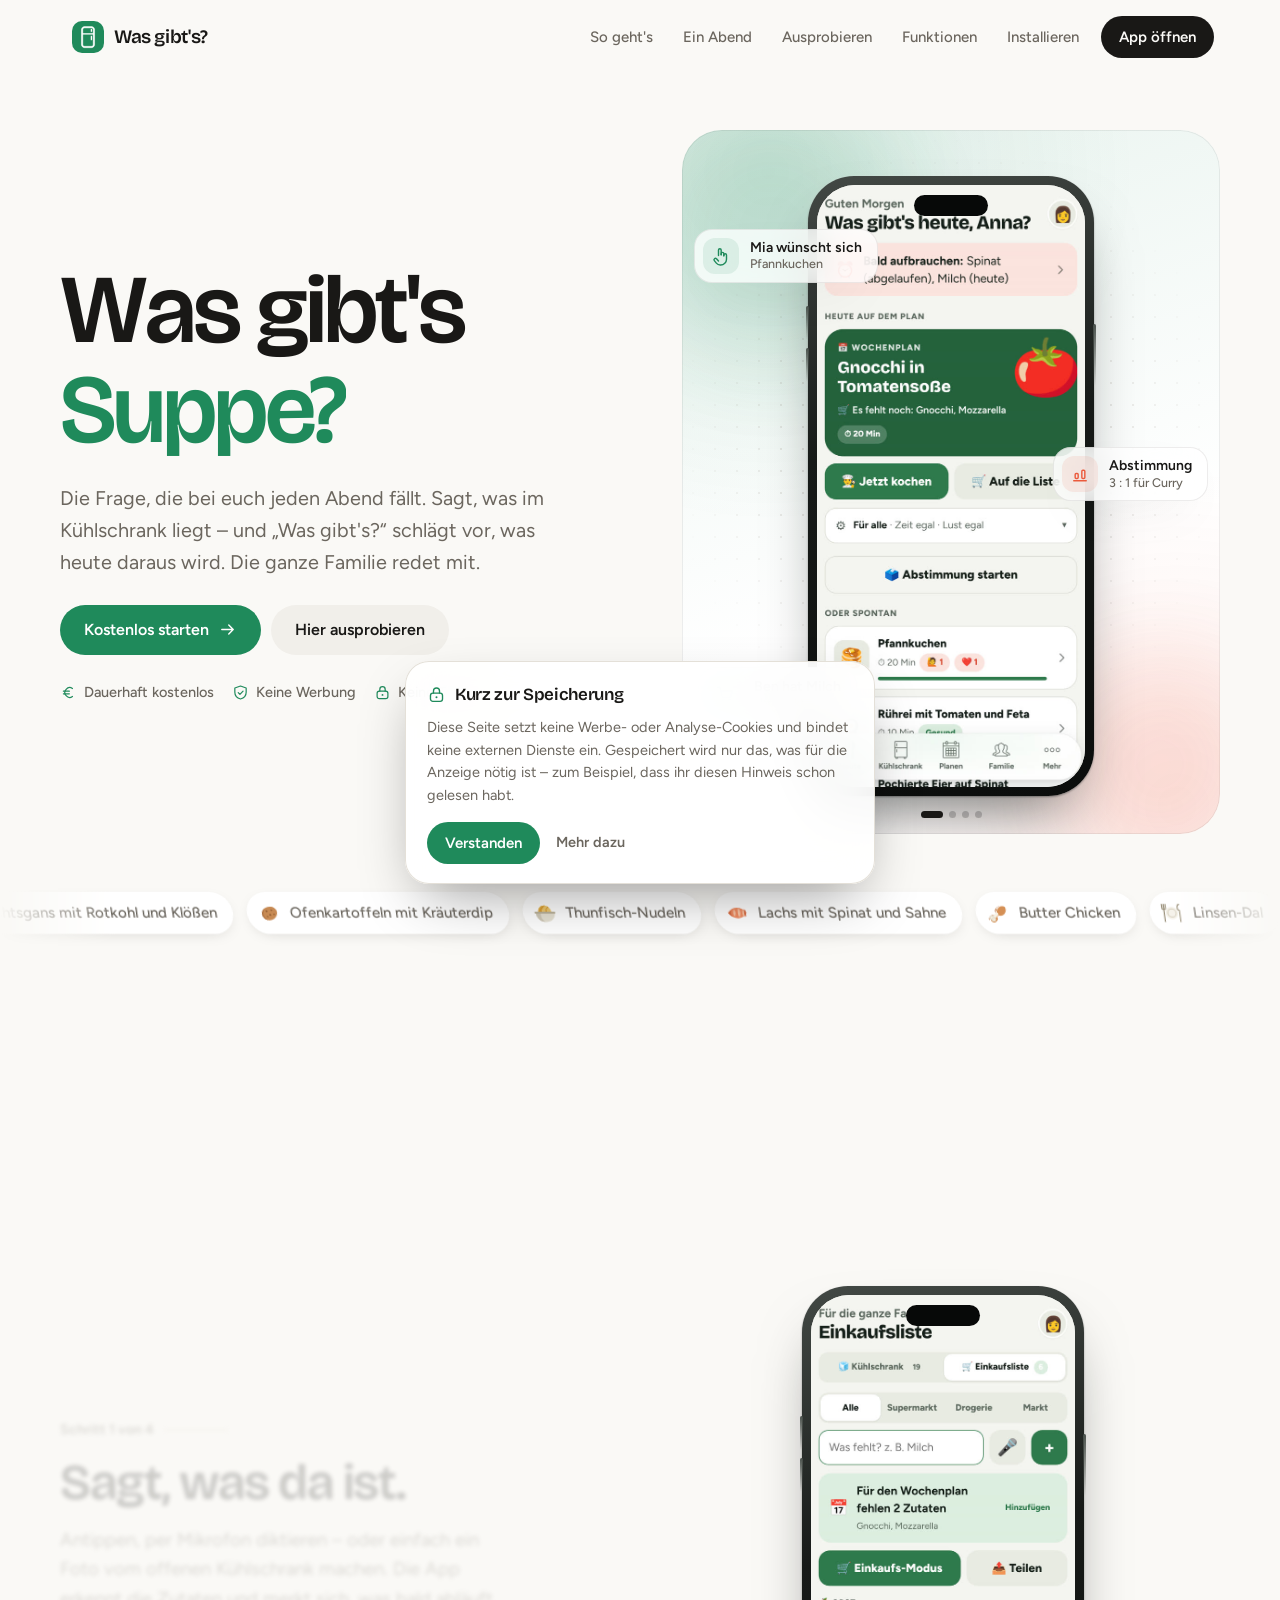
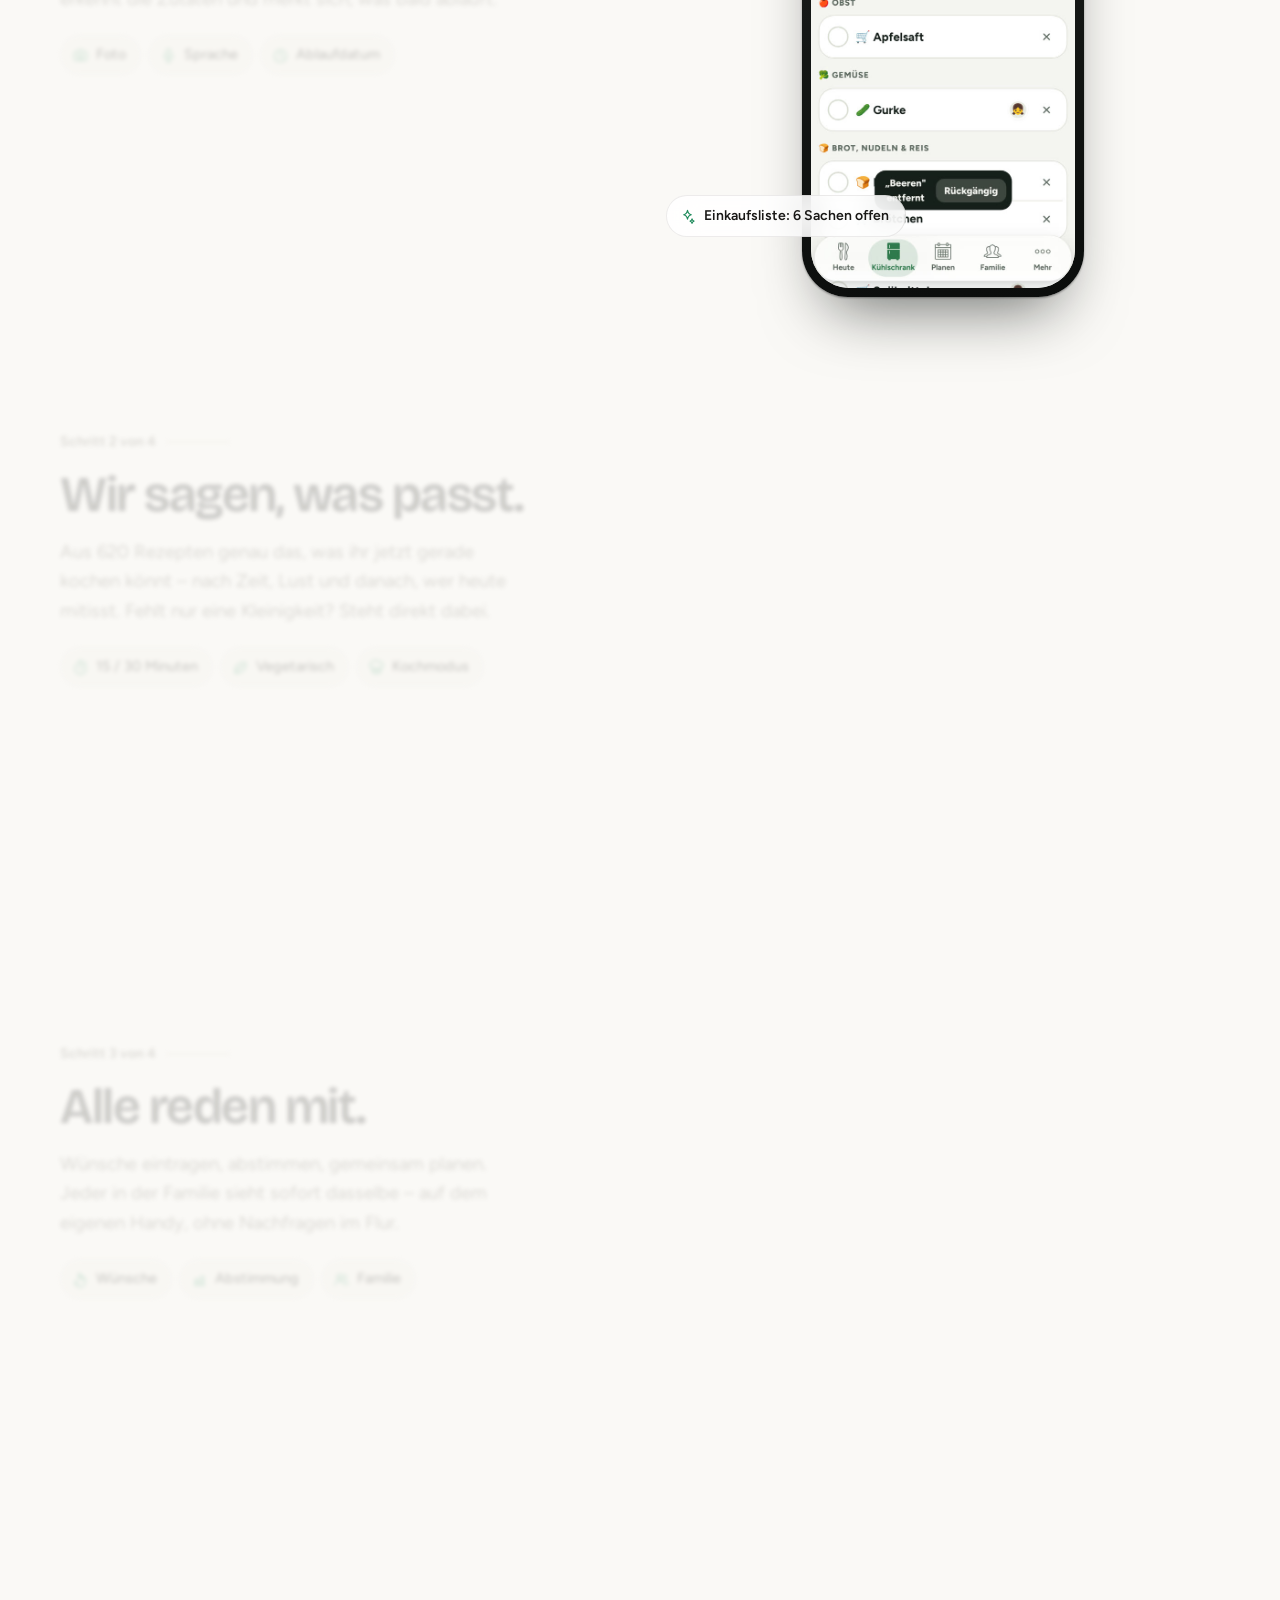
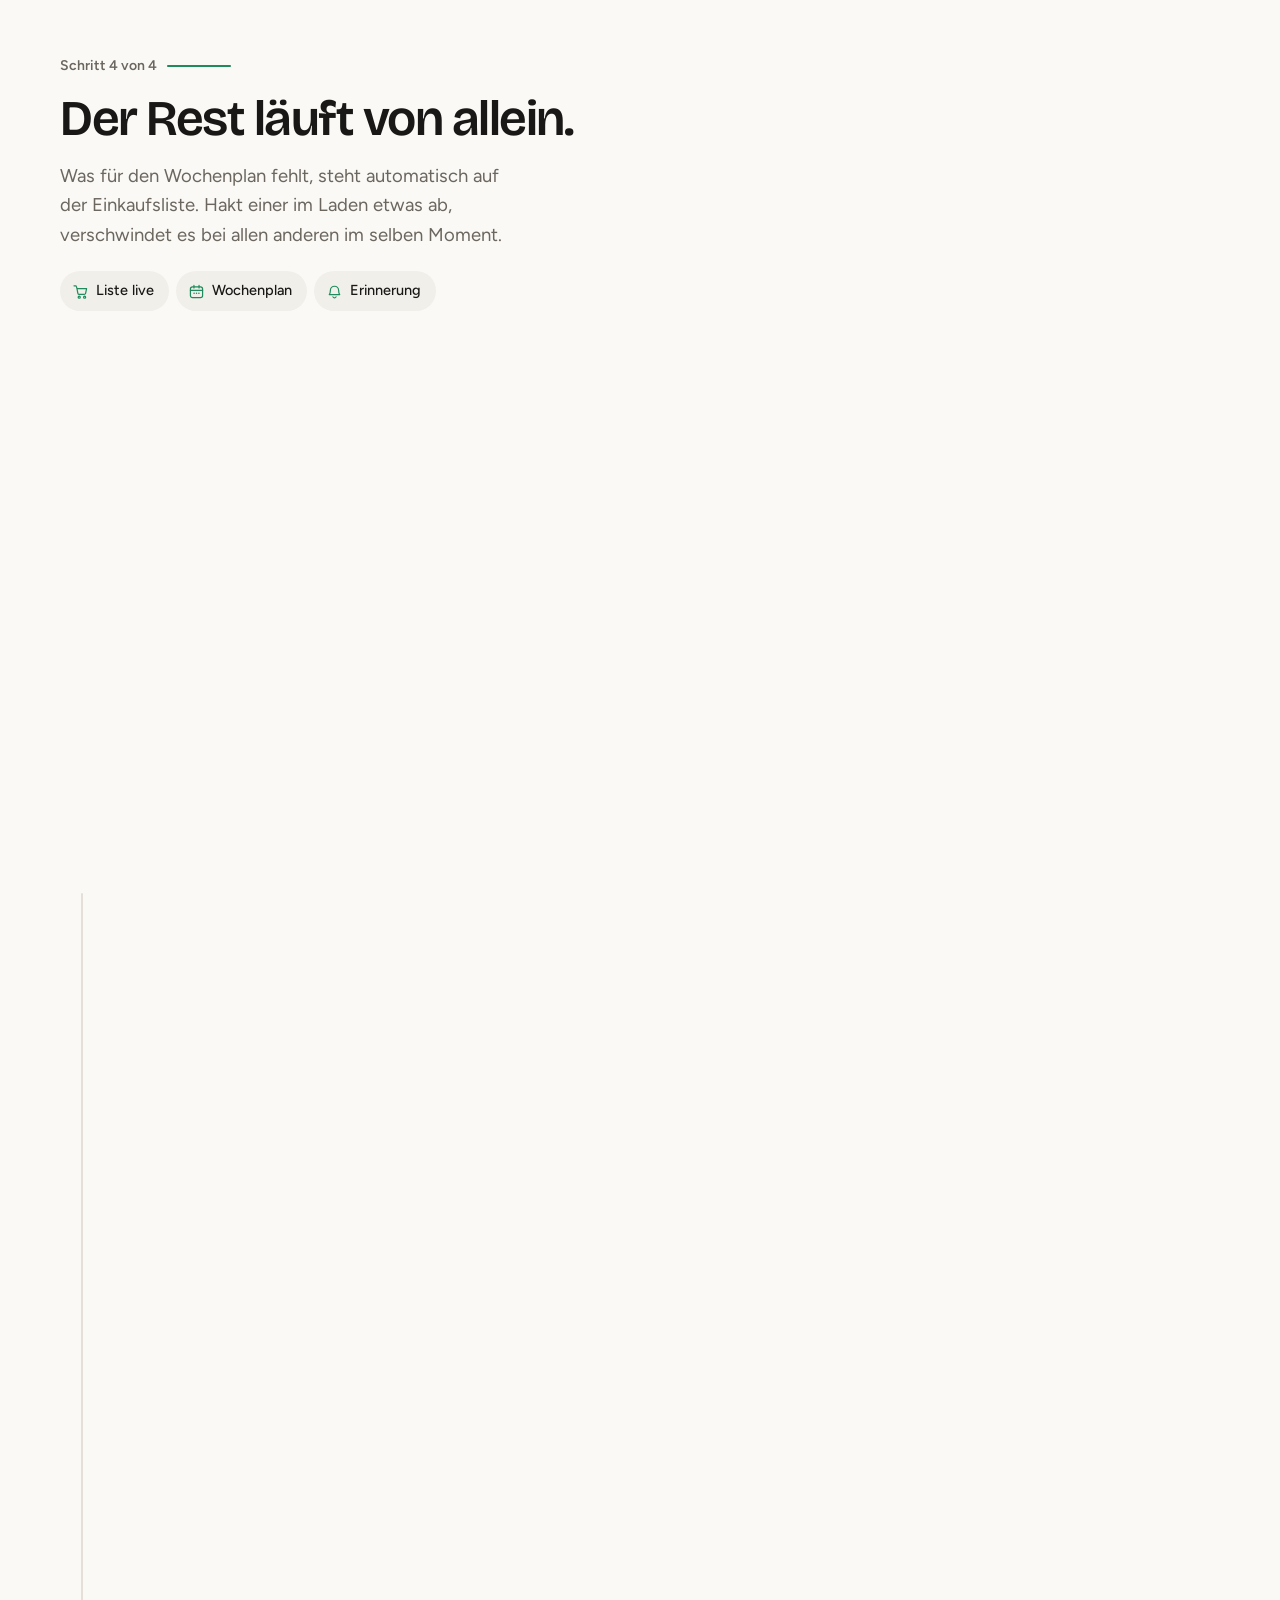
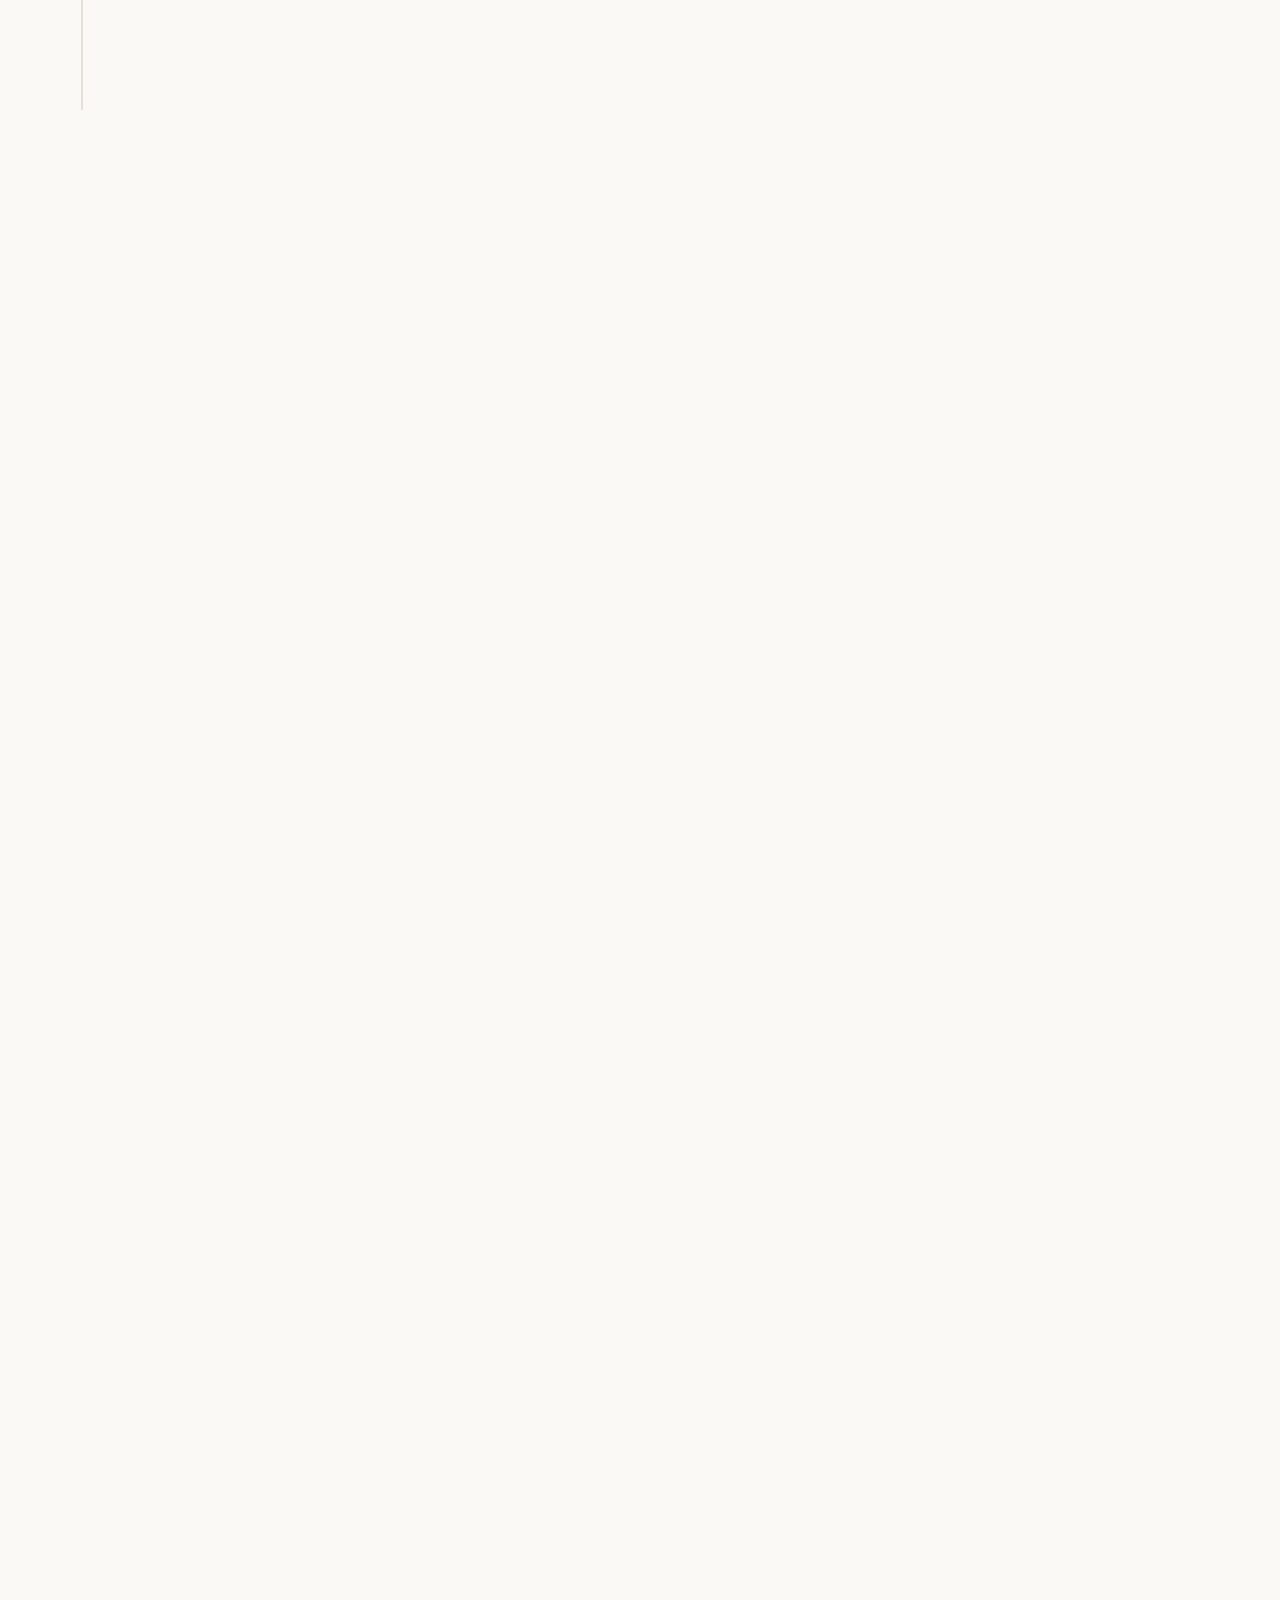
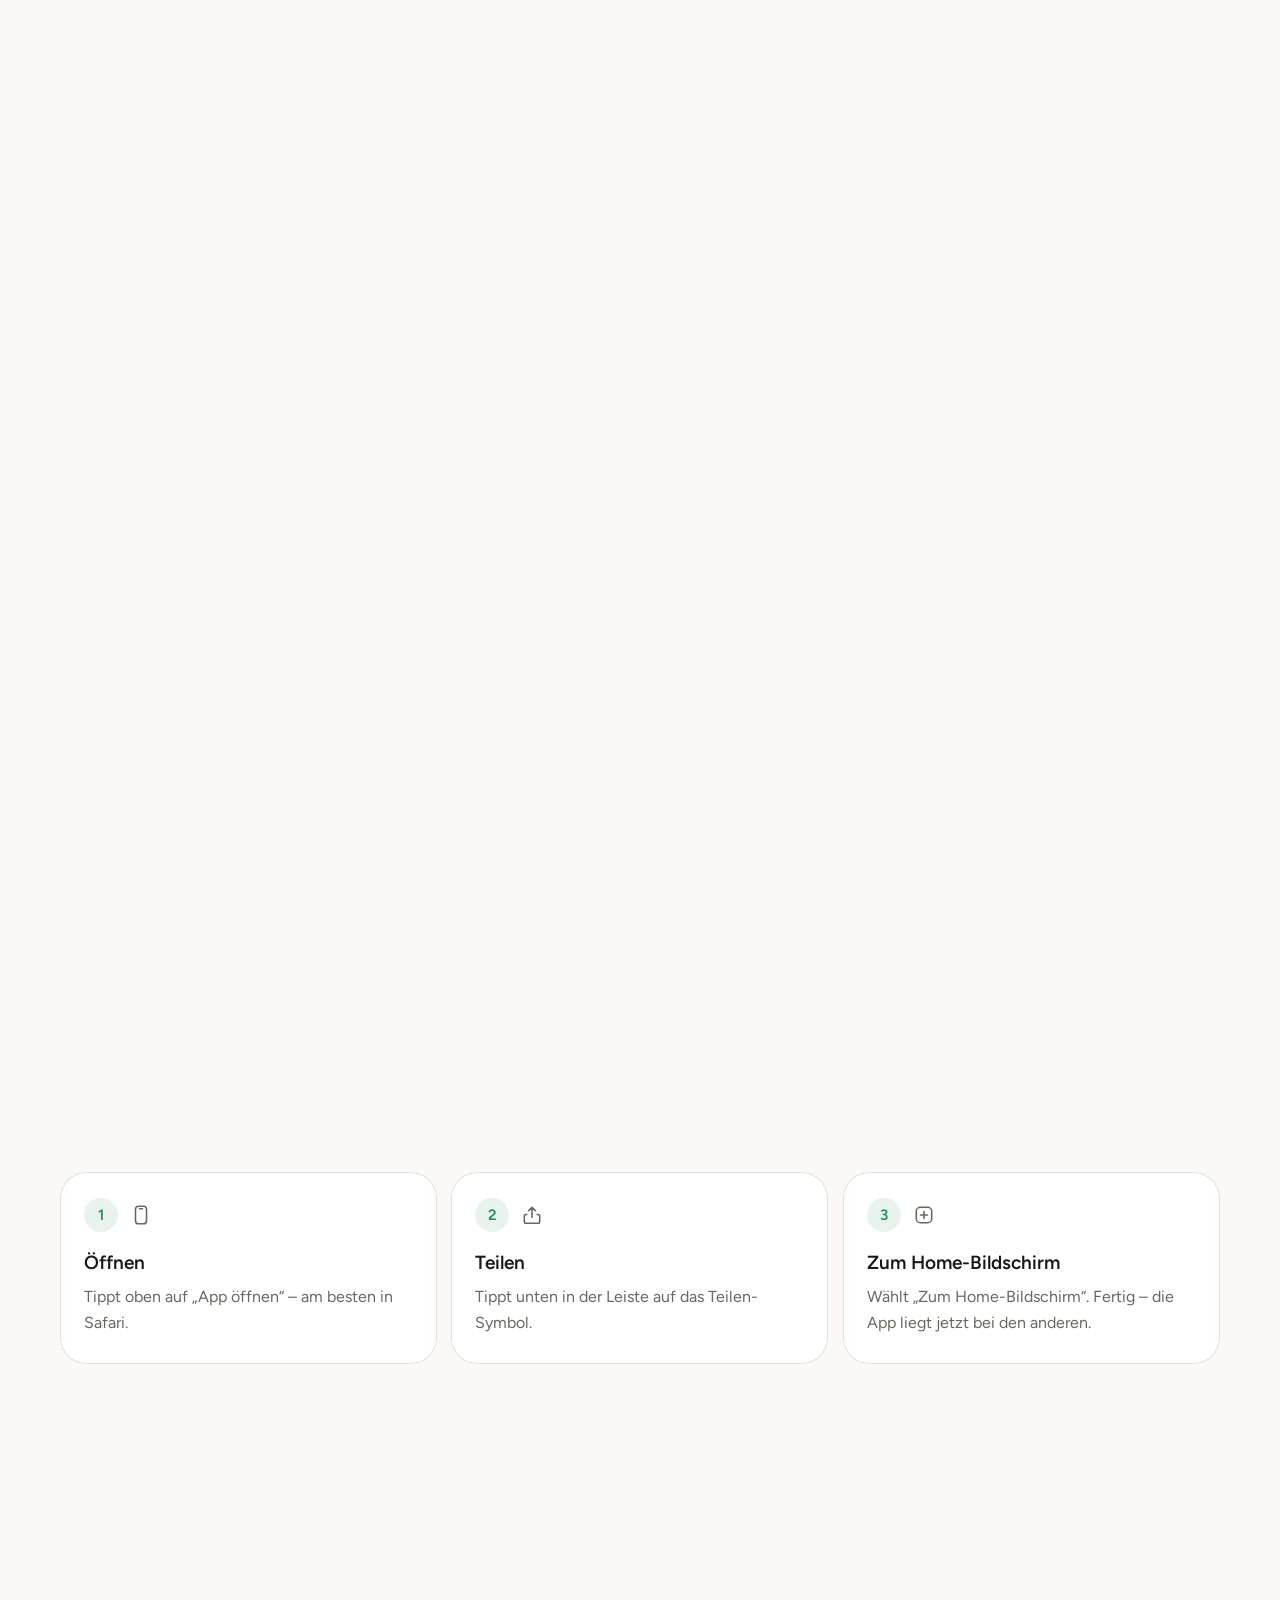
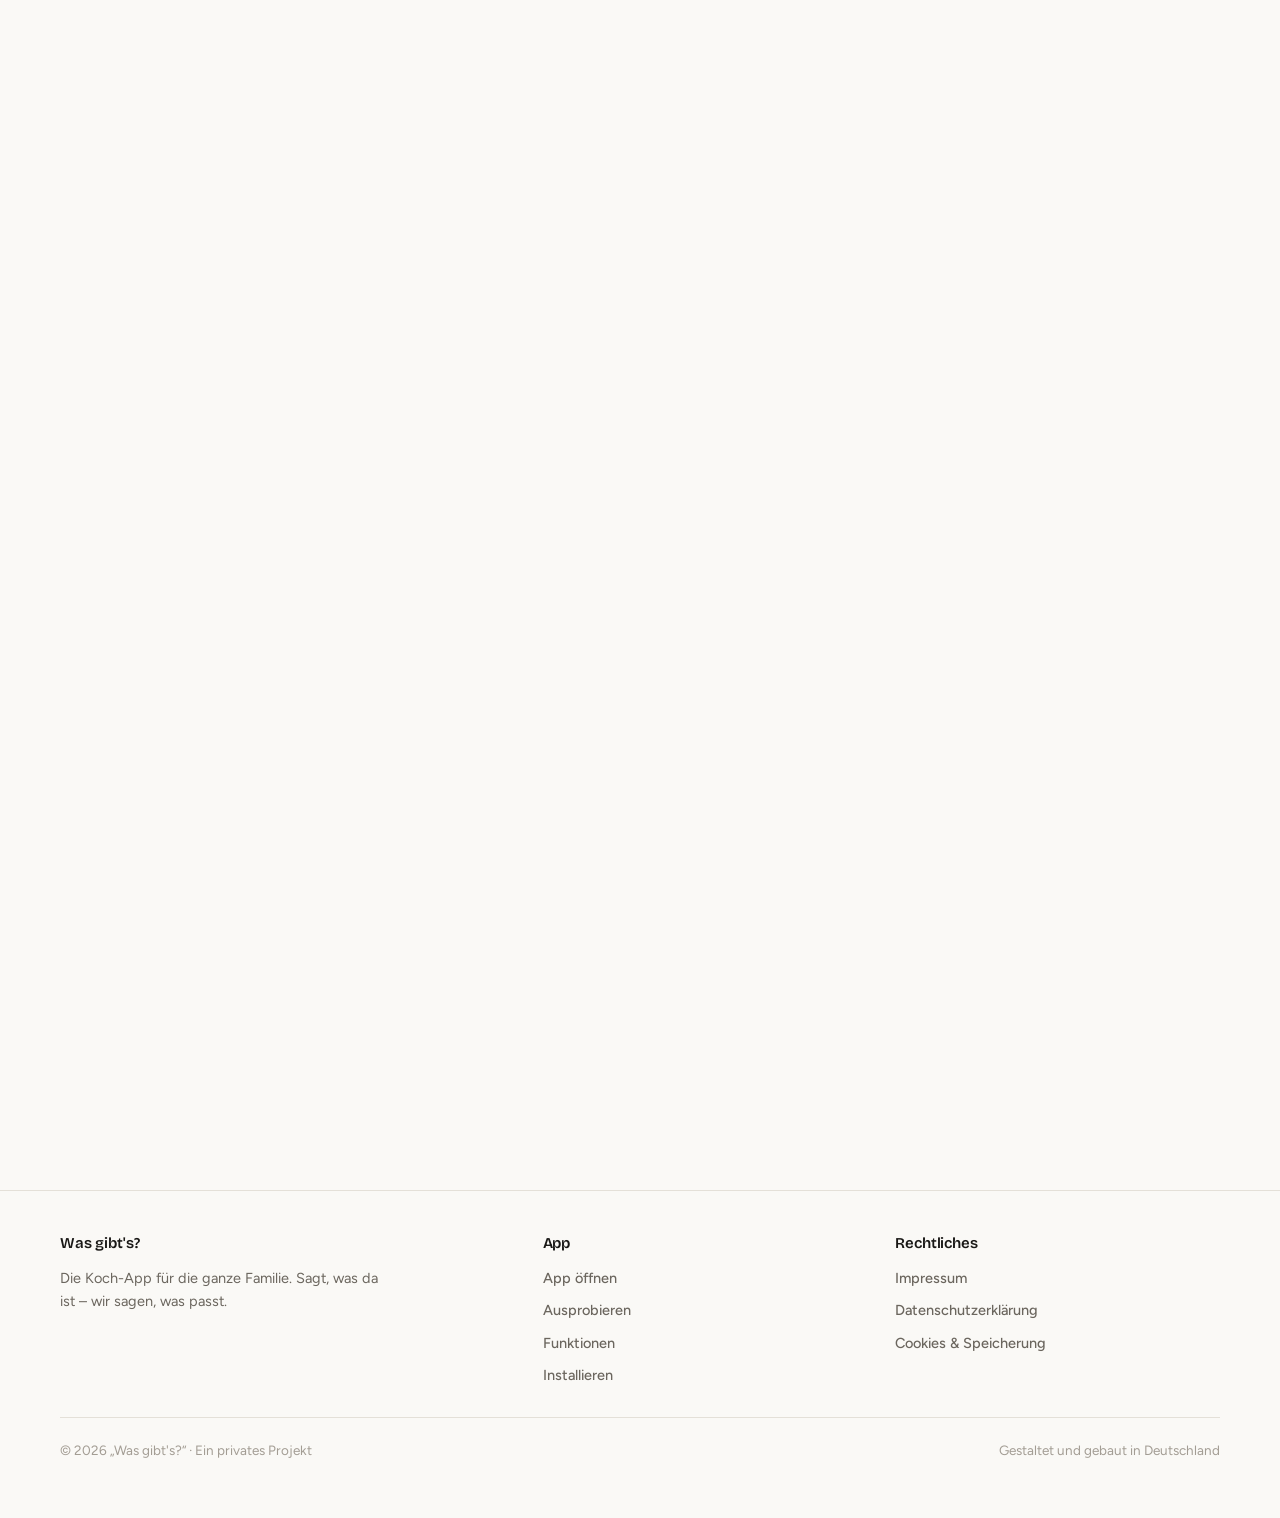
<file: willkommen/index.html>
<!doctype html>
<html lang="de">
<head>
<meta charset="utf-8">
<meta name="viewport" content="width=device-width, initial-scale=1, viewport-fit=cover">
<title>Was gibt's? – Die Koch-App für die ganze Familie</title>
<meta name="description" content="Sagt, was im Kühlschrank liegt – „Was gibt's?“ schlägt vor, was heute daraus wird. 620 Rezepte, Wochenplan, Einkaufsliste und Abstimmung für die ganze Familie. Kostenlos, ohne Werbung, ohne Tracker.">
<meta name="theme-color" content="#FAF9F6" media="(prefers-color-scheme: light)">
<meta name="theme-color" content="#101211" media="(prefers-color-scheme: dark)">
<link rel="canonical" href="https://wasgibts.pages.dev/willkommen/">
<meta property="og:type" content="website">
<meta property="og:locale" content="de_DE">
<meta property="og:site_name" content="Was gibt's?">
<meta property="og:title" content="Was gibt's? – Die Koch-App für die ganze Familie">
<meta property="og:description" content="Sagt, was da ist. Wir sagen, was passt. Direkt hier ausprobieren – ohne Anmeldung.">
<meta property="og:image" content="https://wasgibts.pages.dev/willkommen/img/light_home.jpg">
<meta name="twitter:card" content="summary_large_image">
<link rel="icon" href="../icon.svg">
<link rel="apple-touch-icon" href="../icon-192.png">
<link rel="preload" href="../fonts/Bricolage.woff" as="font" type="font/woff" crossorigin>
<link rel="preload" href="../fonts/Figtree.woff" as="font" type="font/woff" crossorigin>
<script type="application/ld+json">
{"@context":"https://schema.org","@type":"SoftwareApplication","name":"Was gibt's?","applicationCategory":"LifestyleApplication","operatingSystem":"iOS, Android, Web","description":"Familien-Koch-App: Zutaten eintragen, passende Rezepte bekommen, gemeinsam planen.","offers":{"@type":"Offer","price":"0","priceCurrency":"EUR"},"url":"https://wasgibts.pages.dev/"}
</script>
<style>
@font-face{font-family:"Bricolage";src:url("../fonts/Bricolage.woff") format("woff");font-weight:200 800;font-display:swap}
@font-face{font-family:"Figtree";src:url("../fonts/Figtree.woff") format("woff");font-weight:300 900;font-display:swap}
:root{
  --bg:#FAF9F6; --card:#FFFFFF; --soft:#F1EFEA; --hover:#E7E4DD; --line:#E4E0D8;
  --fg:#191816; --muted:#6B665E; --faint:#A39D94;
  --herb:#1F8A5B; --herb-ink:#fff; --herb-soft:rgba(31,138,91,.10);
  --tomato:#EB5A3C; --tomato-soft:rgba(235,90,60,.10); --yolk:#E0953A;
  --lift:0 18px 50px -24px rgba(29,26,22,.28); --lift-s:0 4px 16px -8px rgba(29,26,22,.26);
  --ease:cubic-bezier(.2,.8,.2,1); --spring:cubic-bezier(.34,1.56,.64,1); --soft-spring:cubic-bezier(.45,1.35,.5,1);
  --f-d:"Bricolage",system-ui,sans-serif; --f-b:"Figtree",system-ui,-apple-system,"Segoe UI",sans-serif;
  color-scheme:light;
}
@media (prefers-color-scheme:dark){:root{
  --bg:#101211; --card:#181B19; --soft:#1F2320; --hover:#292E2A; --line:#272C28;
  --fg:#ECEBE5; --muted:#A39C90; --faint:#6F6A61;
  --herb:#4FD192; --herb-ink:#06150D; --herb-soft:rgba(79,209,146,.12);
  --tomato:#FF7B5C; --tomato-soft:rgba(255,122,96,.12); --yolk:#F0B65C;
  --lift:0 18px 50px -20px rgba(0,0,0,.8); --lift-s:0 4px 16px -8px rgba(0,0,0,.7); color-scheme:dark}}
*,*::before,*::after{box-sizing:border-box}
html{scroll-behavior:smooth}
body{margin:0;background:var(--bg);color:var(--fg);font:17px/1.6 var(--f-b);-webkit-font-smoothing:antialiased;overflow-x:hidden}
main{overflow-x:clip}
a{color:inherit}
img{display:block;max-width:100%}
h1,h2,h3{font-family:var(--f-d);font-weight:600;letter-spacing:-.03em;line-height:1.03;margin:0}
button{font:inherit;color:inherit;-webkit-tap-highlight-color:transparent}
:focus-visible{outline:2px solid var(--herb);outline-offset:3px;border-radius:8px}
.wrap{width:min(1160px,100% - 32px);margin:0 auto}
.ic{width:1em;height:1em;flex:none;display:block}
.sr{position:absolute;width:1px;height:1px;overflow:hidden;clip-path:inset(50%);white-space:nowrap}

#prog{position:fixed;left:0;top:0;height:2px;width:100%;transform-origin:0 50%;transform:scaleX(0);background:var(--herb);z-index:60}

/* Kopfzeile */
header{position:sticky;top:0;z-index:40;padding:10px 0}
.bar{display:flex;align-items:center;gap:8px;padding:6px 6px 6px 12px;border-radius:999px;transition:background .35s,box-shadow .35s}
header.scrolled .bar{background:color-mix(in srgb,var(--card) 80%,transparent);-webkit-backdrop-filter:blur(20px) saturate(170%);backdrop-filter:blur(20px) saturate(170%);box-shadow:0 6px 24px -14px rgba(0,0,0,.25)}
.brand{display:flex;align-items:center;gap:10px;font-family:var(--f-d);font-weight:600;font-size:19px;letter-spacing:-.02em;text-decoration:none;margin-right:auto}
.brand img{width:32px;height:32px;border-radius:10px}
nav.links{display:flex;gap:2px}
nav.links a{text-decoration:none;font-weight:500;font-size:15px;color:var(--muted);padding:9px 14px;border-radius:999px;transition:color .2s,background .2s}
nav.links a:hover{color:var(--fg);background:var(--soft)}
.btn{position:relative;display:inline-flex;align-items:center;justify-content:center;gap:9px;min-height:50px;padding:0 24px;border-radius:999px;font:600 16px var(--f-b);text-decoration:none;border:0;cursor:pointer;transition:transform .45s var(--soft-spring),background .2s,color .2s}
.btn .ic{font-size:19px}
.btn:active{transform:scale(.95) !important;transition-duration:.12s}
.btn-main{background:var(--fg);color:var(--bg)}
.btn-herb{background:var(--herb);color:var(--herb-ink)}
.btn-soft{background:var(--soft);color:var(--fg)}
.btn-soft:hover{background:var(--hover)}
.btn-sm{min-height:42px;padding:0 18px;font-size:15px}

/* Buchstaben */
.w{display:inline-block;white-space:nowrap}
.c{display:inline-block;will-change:transform}
.split .c{opacity:0;transform:translateY(.4em);filter:blur(7px);transition:opacity .55s var(--ease),transform .75s var(--soft-spring),filter .55s var(--ease);transition-delay:calc(var(--i) * 20ms)}
.split.in .c{opacity:1;transform:none;filter:none}
.c.hop{animation:hop .55s var(--spring)}
@keyframes hop{35%{transform:translateY(-.16em) scale(1.06)}}

/* Einblenden – läuft in beide Richtungen */
.rv{opacity:0;transform:translateY(26px);filter:blur(5px);transition:opacity .8s var(--ease),transform .9s var(--ease),filter .8s var(--ease)}
.rv.in{opacity:1;transform:none;filter:none}
.rv[data-d="1"]{transition-delay:.07s}.rv[data-d="2"]{transition-delay:.14s}.rv[data-d="3"]{transition-delay:.21s}
.rv[data-d="4"]{transition-delay:.28s}.rv[data-d="5"]{transition-delay:.35s}

/* ---------- Startbereich ---------- */
.hero{display:grid;grid-template-columns:1.04fr .96fr;gap:40px;align-items:center;padding:24px 0 8px;min-height:min(800px,calc(100vh - 80px))}
.hero h1{font-size:clamp(52px,7.6vw,104px)}
.cycle{display:inline-grid;vertical-align:bottom;overflow:hidden;height:1.06em}
.cycle span{grid-area:1/1;color:var(--herb);transform:translateY(105%);opacity:0;filter:blur(6px);transition:transform .7s var(--ease),opacity .6s,filter .6s}
.cycle span.on{transform:none;opacity:1;filter:none}
.cycle span.out{transform:translateY(-105%);opacity:0}
.cycle span:last-child{color:var(--tomato)}
.lead{font-size:clamp(18px,1.55vw,20.5px);color:var(--muted);max-width:505px;margin:20px 0 26px}
.cta{display:flex;gap:10px;flex-wrap:wrap;align-items:center}
.trust{margin-top:26px;display:flex;gap:18px;flex-wrap:wrap;color:var(--muted);font-weight:500;font-size:14.5px}
.trust span{display:inline-flex;align-items:center;gap:7px}
.trust .ic{font-size:17px;color:var(--herb)}

/* Bühne */
.stage{position:relative;border-radius:40px;overflow:hidden;isolation:isolate;display:grid;place-items:center;
  padding:46px 18px 38px;min-height:520px;
  background:
    radial-gradient(118% 86% at 16% 6%, var(--herb-soft), transparent 58%),
    radial-gradient(104% 80% at 92% 96%, var(--tomato-soft), transparent 60%),
    linear-gradient(162deg, color-mix(in srgb,var(--card) 90%,var(--herb) 10%), var(--card) 62%);
  box-shadow:inset 0 0 0 1px color-mix(in srgb,var(--fg) 7%,transparent)}
.stage::before{content:"";position:absolute;inset:0;z-index:0;opacity:.5;
  background-image:radial-gradient(currentColor 1px,transparent 1px);background-size:22px 22px;color:var(--faint);
  -webkit-mask:radial-gradient(70% 60% at 50% 45%,#000,transparent 75%);mask:radial-gradient(70% 60% at 50% 45%,#000,transparent 75%)}
.blob{position:absolute;border-radius:50%;filter:blur(46px);opacity:.5;z-index:0;will-change:transform}
.blob.b1{width:260px;height:260px;left:-40px;top:-30px;background:var(--herb);opacity:.16}
.blob.b2{width:220px;height:220px;right:-50px;bottom:-40px;background:var(--tomato);opacity:.14}
.phone{position:relative;z-index:2;width:min(286px,66%);aspect-ratio:393/852;border-radius:46px;padding:9px;
  background:linear-gradient(168deg,#434945,#171A18 42%,#0B0D0C);
  box-shadow:0 34px 64px -26px rgba(12,16,13,.62),0 0 0 1px rgba(255,255,255,.1),0 1px 2px rgba(0,0,0,.4);
  will-change:transform}
.phone::after{content:"";position:absolute;left:50%;top:19px;transform:translateX(-50%);width:74px;height:21px;border-radius:12px;background:#070908;z-index:3}
.phone .side{position:absolute;right:-2px;top:148px;width:3px;height:62px;border-radius:3px;background:linear-gradient(#4A514C,#23282500)}
.phone .vol{position:absolute;left:-2px;top:130px;width:3px;height:34px;border-radius:3px;background:linear-gradient(#4A514C,#23282500)}
.phone .vol2{position:absolute;left:-2px;top:172px;width:3px;height:34px;border-radius:3px;background:linear-gradient(#4A514C,#23282500)}
.scr{position:relative;width:100%;height:100%;border-radius:38px;overflow:hidden;background:#F4F5F0}
.scr img{position:absolute;inset:0;width:100%;height:100%;object-fit:cover;opacity:0;transform:scale(1.04);filter:blur(7px);transition:opacity .7s var(--ease),transform 1.1s var(--ease),filter .7s}
.scr img.on{opacity:1;transform:none;filter:none}
.chip{position:absolute;z-index:3;display:flex;align-items:center;gap:11px;padding:9px 16px 9px 9px;border-radius:18px;
  background:color-mix(in srgb,var(--card) 80%,transparent);-webkit-backdrop-filter:blur(18px) saturate(180%);backdrop-filter:blur(18px) saturate(180%);
  box-shadow:var(--lift),inset 0 0 0 1px color-mix(in srgb,var(--fg) 8%,transparent);
  font-weight:600;font-size:14px;line-height:1.25;white-space:nowrap;animation:bob 7s ease-in-out infinite;cursor:grab;user-select:none;touch-action:none}
.chip:active{cursor:grabbing}
.chip small{display:block;font-weight:500;color:var(--muted);font-size:12.5px}
.chip i{display:grid;place-items:center;width:36px;height:36px;border-radius:12px;background:var(--herb-soft);color:var(--herb);flex:none}
.chip i .ic{font-size:20px}
.chip.c2 i{background:var(--tomato-soft);color:var(--tomato)}
.c1{left:12px;top:14%}.c2{right:12px;top:45%;animation-delay:-2.4s}.c3{left:16px;bottom:16%;animation-delay:-4.8s}
.chip.dragging{animation:none;z-index:5}
@keyframes bob{50%{translate:0 -9px}}
.dots{position:absolute;left:0;right:0;bottom:16px;z-index:3;display:flex;gap:6px;justify-content:center}
.dots button{width:7px;height:7px;border-radius:4px;border:0;padding:0;background:color-mix(in srgb,var(--fg) 22%,transparent);cursor:pointer;transition:width .45s var(--soft-spring),background .3s}
.dots button.on{width:22px;background:var(--fg)}

/* Laufband */
.marquee{overflow:hidden;padding:18px 0;-webkit-mask:linear-gradient(90deg,transparent,#000 9%,#000 91%,transparent);mask:linear-gradient(90deg,transparent,#000 9%,#000 91%,transparent)}
.marquee .row{display:flex;gap:14px;width:max-content;will-change:transform}
.marquee a{display:flex;align-items:center;gap:9px;padding:9px 16px 9px 10px;border-radius:999px;background:var(--card);box-shadow:var(--lift-s);
  font-weight:500;font-size:15px;white-space:nowrap;text-decoration:none;color:var(--muted);transition:color .25s,transform .4s var(--soft-spring)}
.marquee a:hover{color:var(--fg);transform:translateY(-3px)}
.marquee .ic{font-size:24px}

/* Abschnitte */
section{padding:92px 0}
.kicker{display:inline-flex;align-items:center;gap:8px;font-weight:600;font-size:14px;color:var(--herb);letter-spacing:.01em;
  padding:6px 13px 6px 10px;border-radius:999px;background:var(--herb-soft)}
.kicker .ic{font-size:16px}
.big{font-size:clamp(38px,5.4vw,70px);margin-top:16px}
.sub{color:var(--muted);font-size:19px;max-width:620px;margin:14px 0 0}
.center-m{text-align:center}.center-m .sub{margin-left:auto;margin-right:auto}

/* Scroll-Geschichte */
.story{display:grid;grid-template-columns:1fr 1fr;gap:52px;margin-top:4px}
.ch{min-height:68vh;display:flex;flex-direction:column;justify-content:center;opacity:.2;filter:blur(2px);transition:opacity .6s,filter .6s}
.ch.act{opacity:1;filter:none}
.ch .no{font-weight:600;font-size:14px;color:var(--muted);margin-bottom:16px;display:flex;align-items:center;gap:10px}
.ch .no i{display:block;width:64px;height:2px;border-radius:2px;background:var(--line);overflow:hidden;position:relative}
.ch .no i::after{content:"";position:absolute;inset:0;background:var(--herb);transform:scaleX(0);transform-origin:0 50%;transition:transform 1s var(--ease)}
.ch.act .no i::after{transform:none}
.ch h3{font-size:clamp(32px,3.9vw,52px)}
.ch p{color:var(--muted);font-size:18.5px;max-width:450px;margin:16px 0 0}
.tags{display:flex;gap:7px;flex-wrap:wrap;margin-top:22px}
.tags span{display:inline-flex;align-items:center;gap:7px;padding:8px 15px 8px 12px;border-radius:999px;background:var(--soft);font-weight:500;font-size:14.5px}
.tags .ic{font-size:17px;color:var(--herb)}
.pin{position:sticky;top:11vh;height:78vh;display:grid;place-items:center}
.pin .phone{width:min(282px,76%)}
.bubble{position:absolute;left:0;bottom:15%;z-index:4;display:flex;align-items:center;gap:8px;padding:10px 17px 10px 13px;border-radius:999px;
  background:color-mix(in srgb,var(--card) 84%,transparent);-webkit-backdrop-filter:blur(16px);backdrop-filter:blur(16px);
  box-shadow:var(--lift),inset 0 0 0 1px color-mix(in srgb,var(--fg) 8%,transparent);font-weight:600;font-size:14px;
  opacity:0;transform:translateY(12px) scale(.96);transition:all .55s var(--soft-spring)}
.bubble.on{opacity:1;transform:none}
.bubble .ic{font-size:17px;color:var(--herb)}

/* Zeitstrahl */
.tl{position:relative;margin-top:46px;padding-left:66px}
.tl-line{position:absolute;left:21px;top:8px;bottom:8px;width:2px;overflow:visible}
.tl-line i{position:absolute;inset:0;background:var(--line);border-radius:2px}
.tl-line b{position:absolute;left:0;top:0;width:100%;height:100%;background:linear-gradient(var(--herb),var(--herb));border-radius:2px;
  transform-origin:50% 0;transform:scaleY(var(--p,0))}
.tl-i{position:relative;padding:0 0 46px}
.tl-i:last-child{padding-bottom:0}
.tl-i .dot{position:absolute;left:-55px;top:3px;width:30px;height:30px;border-radius:50%;background:var(--bg);display:grid;place-items:center;
  box-shadow:inset 0 0 0 2px var(--line);transition:box-shadow .5s,background .5s,color .5s;color:var(--faint)}
.tl-i .dot .ic{font-size:16px}
.tl-i.in .dot{background:var(--herb);color:var(--herb-ink);box-shadow:inset 0 0 0 2px var(--herb),0 0 0 6px var(--herb-soft)}
.tl-i time{font-family:var(--f-d);font-weight:600;font-size:15px;color:var(--herb);letter-spacing:.01em}
.tl-i h3{font-size:clamp(23px,2.4vw,30px);margin-top:4px}
.tl-i p{color:var(--muted);margin:8px 0 0;max-width:560px}

/* Kühlschrank */
.try{display:grid;grid-template-columns:1.08fr .92fr;gap:18px;margin-top:34px;align-items:start}
.fridge{border-radius:30px;background:var(--card);box-shadow:var(--lift-s),inset 0 0 0 1px var(--line);overflow:hidden}
.f-head{display:flex;align-items:center;gap:8px;padding:16px 18px;border-bottom:1px solid var(--line)}
.f-head b{font-family:var(--f-d);font-weight:600;font-size:19px;letter-spacing:-.02em;display:flex;align-items:center;gap:9px;margin-right:auto}
.f-head b .ic{font-size:21px;color:var(--herb)}
.f-head .cnt{font-weight:600;font-size:13px;color:var(--herb);background:var(--herb-soft);padding:4px 10px;border-radius:999px}
.f-head button{display:inline-flex;align-items:center;gap:6px;border:0;background:none;color:var(--muted);font-weight:500;font-size:14px;cursor:pointer;padding:8px 12px;border-radius:999px;transition:background .2s,color .2s}
.f-head button:hover{color:var(--fg);background:var(--soft)}
.f-head button .ic{font-size:16px}
.shelf{padding:14px 16px 16px}
.shelf+.shelf{border-top:1px solid var(--line);box-shadow:0 -3px 10px -8px rgba(0,0,0,.35)}
.shelf-t{font-size:12.5px;font-weight:600;color:var(--faint);letter-spacing:.03em;text-transform:uppercase;margin:0 2px 10px}
.grid-i{display:grid;grid-template-columns:repeat(auto-fill,minmax(80px,1fr));gap:8px}
.ing{position:relative;display:grid;justify-items:center;gap:5px;padding:11px 4px 9px;border-radius:17px;border:0;background:var(--soft);
  font-weight:500;font-size:12px;line-height:1.2;color:var(--fg);cursor:pointer;text-align:center;
  transition:transform .45s var(--soft-spring),background .25s,color .25s,box-shadow .25s}
.ing .ic{font-size:30px;transition:transform .5s var(--spring)}
.ing:hover{background:var(--hover);transform:translateY(-3px)}
.ing:active{transform:scale(.94);transition-duration:.1s}
.ing[aria-pressed="true"]{background:var(--herb);color:var(--herb-ink);box-shadow:0 8px 20px -10px var(--herb)}
.ing[aria-pressed="true"] .ic{transform:scale(1.1) rotate(-6deg)}
.ing .bdg{position:absolute;right:6px;top:6px;width:17px;height:17px;border-radius:50%;background:var(--card);color:var(--herb);
  display:grid;place-items:center;opacity:0;transform:scale(.4);transition:all .4s var(--spring)}
.ing .bdg .ic{font-size:11px;transform:none}
.ing[aria-pressed="true"] .bdg{opacity:1;transform:none}
.res{border-radius:30px;background:var(--card);box-shadow:var(--lift-s),inset 0 0 0 1px var(--line);padding:22px 16px 16px;position:sticky;top:88px}
.res-h{display:flex;align-items:baseline;gap:11px;flex-wrap:wrap;padding:0 8px}
.res-h .n{font-family:var(--f-d);font-weight:600;font-size:58px;letter-spacing:-.04em;line-height:1;color:var(--herb);display:inline-block}
.res-h .n.bump{animation:bump .5s var(--spring)}
@keyframes bump{40%{transform:scale(1.16)}}
.res-h span{font-weight:600;font-size:17.5px}
.res-s{color:var(--muted);font-weight:500;font-size:14.5px;margin:5px 8px 14px}
.dish{display:flex;align-items:center;gap:12px;width:100%;padding:9px 10px;border:0;background:none;text-align:left;cursor:pointer;border-radius:16px;transition:background .2s;animation:pop .5s var(--soft-spring) both}
.dish:hover{background:var(--soft)}
.dish:hover .go{transform:translateX(3px);color:var(--fg)}
.dish>.ic{font-size:26px;width:44px;height:44px;border-radius:14px;padding:7px;background:var(--soft);flex:none}
.dish b{display:block;font-size:15.5px;font-weight:600}
.dish small{color:var(--muted);font-weight:500;font-size:13px;display:flex;align-items:center;gap:5px;margin-top:1px}
.dish small em{font-style:normal;color:var(--tomato)}
.dish small .ic{font-size:14px}
.dish .go{margin-left:auto;color:var(--faint);font-size:18px;transition:transform .3s var(--ease),color .2s}
@keyframes pop{from{opacity:0;transform:translateY(10px) scale(.98);filter:blur(4px)}}
.empty{color:var(--muted);padding:18px 8px;font-size:15.5px}
.res-f{margin:10px 6px 2px;padding-top:12px;border-top:1px solid var(--line)}
.fly{position:fixed;left:0;top:0;z-index:70;width:30px;height:30px;pointer-events:none}
#mini{display:none}

/* Glücksrad */
.spin-wrap{display:grid;grid-template-columns:1fr 1fr;gap:48px;align-items:center;margin-top:34px}
.wheel-box{position:relative;width:min(430px,84vw);aspect-ratio:1;justify-self:center}
.wheel-box::before{content:"";position:absolute;inset:-6%;border-radius:50%;background:radial-gradient(closest-side,var(--herb-soft),transparent 72%);z-index:0}
#wheel{position:relative;z-index:1;width:100%;height:100%;transition:transform 4.8s cubic-bezier(.12,.75,.1,1);filter:drop-shadow(0 20px 40px rgba(0,0,0,.22))}
.pointer{position:absolute;left:50%;top:-19px;margin-left:-15px;width:30px;height:38px;z-index:4;transform-origin:50% 12%;color:var(--fg);filter:drop-shadow(0 4px 10px rgba(0,0,0,.3))}
.pointer.tick{animation:tick .12s}
@keyframes tick{50%{transform:rotate(-13deg)}}
.hub{position:absolute;left:50%;top:50%;width:92px;height:92px;margin:-46px 0 0 -46px;border-radius:50%;background:var(--fg);color:var(--bg);border:0;
  font:600 16px var(--f-b);cursor:pointer;box-shadow:0 12px 30px -8px rgba(0,0,0,.45),0 0 0 7px var(--bg);
  transition:transform .5s var(--soft-spring);z-index:3;display:grid;place-items:center;gap:2px;line-height:1}
.hub .ic{font-size:20px;margin:0 auto}
.hub:hover{transform:scale(1.06)}
.hub:active{transform:scale(.94)}
.hub:disabled{cursor:default;opacity:.75}
.win .card{border-radius:26px;background:var(--card);box-shadow:var(--lift-s),inset 0 0 0 1px var(--line);padding:26px;animation:pop .7s var(--soft-spring) both;margin-bottom:24px}
.win .card>.ic{font-size:54px;width:68px;height:68px;padding:8px;border-radius:20px;background:var(--soft);animation:hop .8s var(--spring) .2s}
.win .card h3{font-size:clamp(28px,3vw,38px);margin-top:14px}
.win .card p{color:var(--muted);margin:8px 0 18px;display:flex;align-items:center;gap:8px;font-weight:500}
.win .card p .ic{font-size:17px}
.seg{display:inline-flex;gap:2px;padding:4px;border-radius:999px;background:var(--soft);margin-top:22px;position:relative}
.seg button{border:0;background:none;font-weight:500;font-size:15px;color:var(--muted);padding:9px 16px;border-radius:999px;cursor:pointer;position:relative;z-index:1;transition:color .25s}
.seg button[aria-pressed="true"]{color:var(--fg)}
.seg .pill{position:absolute;top:4px;bottom:4px;left:0;border-radius:999px;background:var(--card);box-shadow:0 2px 10px rgba(0,0,0,.08);transition:transform .5s var(--soft-spring),width .5s var(--soft-spring)}
#confetti{position:fixed;inset:0;pointer-events:none;z-index:55}

/* Rezept-Fenster */
dialog{border:0;padding:0;border-radius:30px;width:min(520px,calc(100% - 24px));max-height:86vh;background:var(--card);color:var(--fg);box-shadow:0 40px 90px -20px rgba(0,0,0,.45)}
dialog::backdrop{background:rgba(15,19,15,.4);-webkit-backdrop-filter:blur(8px);backdrop-filter:blur(8px)}
dialog[open]{animation:dlg .55s var(--soft-spring)}
@keyframes dlg{from{opacity:0;transform:translateY(40px) scale(.96)}}
.dlg{padding:28px}
.dlg>.ic{font-size:56px;width:72px;height:72px;padding:8px;border-radius:22px;background:var(--soft)}
.dlg h3{font-size:clamp(26px,3vw,34px);margin-top:14px}
.dlg .chips{display:flex;flex-wrap:wrap;gap:6px;margin:16px 0}
.dlg .chips span{display:inline-flex;align-items:center;gap:6px;padding:6px 13px 6px 8px;border-radius:999px;background:var(--soft);font-weight:500;font-size:14px}
.dlg .chips .ic{font-size:19px}
.dlg .chips span.miss{background:var(--tomato-soft);color:var(--tomato)}
.dlg ol{padding-left:22px;margin:16px 0 22px;display:grid;gap:10px;color:var(--muted)}
.dlg ol li::marker{color:var(--herb);font-weight:600}
.dlg .x{position:absolute;right:16px;top:16px;width:40px;height:40px;border-radius:50%;border:0;background:var(--soft);cursor:pointer;display:grid;place-items:center;transition:background .2s,transform .4s var(--soft-spring)}
.dlg .x .ic{font-size:17px}
.dlg .x:hover{background:var(--hover);transform:rotate(90deg)}

/* Funktionen */
.feat{display:grid;grid-template-columns:repeat(3,1fr);gap:14px;margin-top:36px}
.fcard{padding:26px 24px 28px;border-radius:26px;background:var(--card);box-shadow:inset 0 0 0 1px var(--line);transition:transform .5s var(--ease),box-shadow .5s}
.fcard:hover{transform:translateY(-4px);box-shadow:var(--lift),inset 0 0 0 1px var(--line)}
.fcard i{display:grid;place-items:center;width:46px;height:46px;border-radius:15px;background:var(--herb-soft);color:var(--herb);margin-bottom:18px}
.fcard i .ic{font-size:24px}
.fcard:nth-child(3n+2) i{background:var(--tomato-soft);color:var(--tomato)}
.fcard h3{font-size:20px}
.fcard p{color:var(--muted);margin:7px 0 0;font-size:16px}

/* Sprachen */
.lang{display:grid;grid-template-columns:.95fr 1.05fr;gap:48px;align-items:center;margin-top:30px}
.lang-demo{display:grid;gap:10px}
.lang-row{display:flex;align-items:center;gap:14px;padding:16px 20px;border-radius:20px;background:var(--card);box-shadow:inset 0 0 0 1px var(--line);
  transition:transform .6s var(--soft-spring),box-shadow .5s}
.lang-row.on{transform:translateX(10px);box-shadow:var(--lift-s),inset 0 0 0 1.5px var(--herb)}
.lang-row .fl{font-family:var(--f-d);font-weight:600;font-size:13px;letter-spacing:.06em;width:38px;height:38px;border-radius:12px;background:var(--soft);display:grid;place-items:center;flex:none}
.lang-row.on .fl{background:var(--herb);color:var(--herb-ink)}
.lang-row b{font-family:var(--f-d);font-weight:600;font-size:19px;letter-spacing:-.02em}
.lang-row small{display:block;color:var(--muted);font-weight:500;font-size:13.5px}

/* Zahlen */
.nums{display:grid;grid-template-columns:repeat(4,1fr);gap:14px;margin-top:30px}
.nums div{padding:28px 24px;border-radius:26px;background:var(--card);box-shadow:inset 0 0 0 1px var(--line)}
.nums b{display:block;font-family:var(--f-d);font-weight:600;font-size:clamp(44px,4.6vw,62px);letter-spacing:-.05em;line-height:1}
.nums span{color:var(--muted);font-weight:500;font-size:15.5px;display:block;margin-top:6px}

/* Installieren */
.install{display:grid;grid-template-columns:repeat(3,1fr);gap:14px;margin-top:28px;counter-reset:s}
.step{padding:26px 24px 28px;border-radius:26px;background:var(--card);box-shadow:inset 0 0 0 1px var(--line);animation:pop .6s var(--soft-spring) both}
.step:nth-child(2){animation-delay:.08s}.step:nth-child(3){animation-delay:.16s}
.step .top{display:flex;align-items:center;gap:12px;margin-bottom:16px}
.step .top::before{counter-increment:s;content:counter(s);display:grid;place-items:center;width:34px;height:34px;border-radius:50%;background:var(--herb-soft);color:var(--herb);font-weight:600;font-size:15px;flex:none}
.step .top .ic{font-size:22px;color:var(--muted)}
.step b{font-size:19px;font-weight:600;display:block}
.step p{color:var(--muted);margin:6px 0 0;font-size:16px}

/* Fragen */
.faq{margin-top:30px;border-radius:26px;background:var(--card);box-shadow:inset 0 0 0 1px var(--line);overflow:hidden}
.faq details{border-bottom:1px solid var(--line)}
.faq details:last-child{border-bottom:0}
.faq summary{display:flex;align-items:center;gap:14px;padding:20px 24px;cursor:pointer;font-weight:600;font-size:17.5px;list-style:none;transition:background .2s}
.faq summary::-webkit-details-marker{display:none}
.faq summary:hover{background:var(--soft)}
.faq summary .ic{margin-left:auto;font-size:19px;color:var(--faint);transform:rotate(90deg);transition:transform .4s var(--soft-spring)}
.faq details[open] summary .ic{transform:rotate(-90deg)}
.faq .a{padding:0 24px 22px;color:var(--muted);max-width:760px;animation:fade .4s var(--ease)}
@keyframes fade{from{opacity:0;transform:translateY(-6px)}}

.final{text-align:center;padding:84px 0 70px;position:relative}
.final h2{font-size:clamp(50px,8vw,112px)}
.final p{color:var(--muted);font-size:20px;margin:16px auto 28px;max-width:520px}
.sponsor{display:inline-flex;flex-direction:column;align-items:center;gap:8px;margin-top:62px;color:var(--faint);font-weight:500;font-size:13px;text-decoration:none}
.sponsor img{height:58px;width:auto;transition:transform .5s var(--soft-spring)}
.sponsor:hover img{transform:scale(1.05) rotate(-2deg)}
@media (prefers-color-scheme:dark){.sponsor img{filter:invert(1) brightness(1.5)}}

footer{padding:40px 0 56px;color:var(--muted);font-size:14.5px;border-top:1px solid var(--line)}
.f-grid{display:grid;grid-template-columns:1.4fr 1fr 1fr;gap:28px}
footer h4{font-family:var(--f-d);font-weight:600;font-size:15px;letter-spacing:-.01em;color:var(--fg);margin:0 0 12px}
footer nav{display:grid;gap:9px}
footer a{text-decoration:none;font-weight:500;transition:color .2s}
footer a:hover{color:var(--fg)}
.f-note{margin-top:30px;padding-top:22px;border-top:1px solid var(--line);display:flex;gap:16px;flex-wrap:wrap;justify-content:space-between;color:var(--faint);font-size:13.5px}

/* Hinweis zur Speicherung */
.cookie{position:fixed;left:16px;right:16px;bottom:16px;z-index:70;max-width:470px;margin:0 auto;padding:20px 22px;border-radius:24px;
  background:color-mix(in srgb,var(--card) 92%,transparent);-webkit-backdrop-filter:blur(20px) saturate(170%);backdrop-filter:blur(20px) saturate(170%);
  box-shadow:0 24px 60px -18px rgba(0,0,0,.42),inset 0 0 0 1px var(--line);
  transform:translateY(140%);transition:transform .7s var(--soft-spring)}
.cookie.on{transform:none}
.cookie h4{display:flex;align-items:center;gap:9px;font-family:var(--f-d);font-weight:600;font-size:17px;letter-spacing:-.02em;margin:0 0 8px}
.cookie h4 .ic{font-size:19px;color:var(--herb)}
.cookie p{margin:0 0 16px;color:var(--muted);font-size:14.5px;line-height:1.55}
.cookie .row{display:flex;gap:10px;align-items:center;flex-wrap:wrap}
.cookie a{font-weight:600;font-size:14.5px;color:var(--muted);text-decoration:none;padding:8px 6px}
.cookie a:hover{color:var(--fg)}

@media (max-width:980px){
  nav.links{display:none}
  .hero{grid-template-columns:1fr;min-height:auto;padding:16px 0 0;text-align:center;gap:30px}
  .lead{margin-left:auto;margin-right:auto}
  .cta,.trust{justify-content:center}
  .stage{min-height:0;padding:34px 12px 30px;border-radius:32px}
  .phone{width:min(258px,62%)}
  .c1{left:4px;top:8%}.c2{right:4px;top:46%}.c3{left:8px;bottom:14%}
  .chip{font-size:13px;padding:8px 13px 8px 8px}
  .chip i{width:32px;height:32px}
  section{padding:64px 0}
  .story{grid-template-columns:1fr;gap:0;margin-top:16px}
  .pin{order:-1;top:66px;height:46vh;z-index:5;background:linear-gradient(var(--bg) 86%,transparent);padding-bottom:12px}
  .pin .phone{width:auto;height:94%}
  .bubble{display:none}
  .ch{min-height:54vh;justify-content:flex-start;padding-top:4vh;text-align:center;align-items:center}
  .tags{justify-content:center}
  .try,.spin-wrap,.lang{grid-template-columns:1fr}
  .f-head{flex-wrap:wrap;padding:14px 14px 10px}
  .f-head b{width:100%;margin-bottom:6px}
  .f-head .cnt{margin-right:auto}
  .res{position:static}
  .feat,.install{grid-template-columns:1fr 1fr}
  .nums{grid-template-columns:1fr 1fr}
  .f-grid{grid-template-columns:1fr 1fr}
  #mini{display:flex;position:sticky;bottom:14px;margin:12px 16px 16px;align-items:center;justify-content:space-between;gap:10px;padding:10px 10px 10px 18px;
    border-radius:999px;border:0;background:var(--fg);color:var(--bg);font-weight:600;font-size:15px;width:calc(100% - 32px);cursor:pointer;
    box-shadow:0 14px 30px -12px rgba(0,0,0,.5);z-index:6}
  #mini b{font:600 21px var(--f-d);color:var(--herb)}
  #mini .go{padding:8px 14px;border-radius:999px;background:color-mix(in srgb,var(--bg) 14%,transparent)}
}
@media (max-width:640px){
  .feat,.install,.nums,.f-grid{grid-template-columns:1fr}
  .tl{padding-left:52px}.tl-line{left:14px}.tl-i .dot{left:-52px;width:28px;height:28px}
  .grid-i{grid-template-columns:repeat(auto-fill,minmax(74px,1fr))}
  .c2{display:none}
}
@media (prefers-reduced-motion:reduce){
  *,*::before,*::after{animation:none !important;transition:none !important}
  .rv,.split .c{opacity:1 !important;transform:none !important;filter:none !important}
  .ch{opacity:1;filter:none}
}
</style>
</head>
<body>
<div id="prog"></div>
<canvas id="confetti" aria-hidden="true"></canvas>
<svg id="sprite" width="0" height="0" aria-hidden="true" focusable="false" style="position:absolute;left:-9999px"><defs>
<!-- Lebensmittel: flach, zwei Töne, 32er Raster -->
<symbol id="f-zwiebeln" viewBox="0 0 32 32"><path d="M16 8.4c.9 1.1 1.2 2.1 1 3.1 4.3 1 7.5 4.9 7.5 9.5 0 4.5-3.8 8-8.5 8s-8.5-3.5-8.5-8c0-4.6 3.2-8.5 7.5-9.5-.2-1 .1-2 1-3.1Z" fill="#E8C3CE"/><path d="M12.9 12.3c-1.2 2.5-1.8 5.3-1.8 8.2 0 2.9.6 5.6 1.7 7.9-1.4-.6-2.6-1.6-3.4-2.9-1-1.4-1.5-3-1.5-4.6 0-4 2.4-7.4 5.8-8.6h-.8Zm6.2 0c3.4 1.2 5.8 4.6 5.8 8.6 0 1.6-.5 3.2-1.5 4.6-.8 1.3-2 2.3-3.4 2.9 1.1-2.3 1.7-5 1.7-7.9 0-2.9-.6-5.7-1.8-8.2h-.8Z" fill="#D7A6B6"/><path d="M15.4 11.9c-1-1.9-2.9-3.1-5.1-3.3 1.6-1.4 4-1.1 5.3.6Zm1.2 0c1-1.9 2.9-3.1 5.1-3.3-1.6-1.4-4-1.1-5.3.6Z" fill="#6FB457"/><path d="M16 11.5c-.5-1.7-.3-3.5.6-5 .9 1.5 1.1 3.3.6 5h-1.2Z" fill="#59A84E"/></symbol>
<symbol id="f-eier" viewBox="0 0 32 32"><path d="M12.6 10.6c3.5 0 5.9 3.9 5.9 8.1 0 3.9-2.6 6.9-5.9 6.9S6.7 22.6 6.7 18.7c0-4.2 2.4-8.1 5.9-8.1Z" fill="#FBF8F0"/><path d="M12.6 10.6c-3.5 0-5.9 3.9-5.9 8.1 0 2.9 1.4 5.3 3.6 6.4-1.1-1.3-1.8-3.2-1.8-5.4 0-3.8 2-7.2 4.7-8.4l-.6-.7Z" fill="#E9E1CD"/><path d="M21.2 15.4c2.8 0 4.8 3.2 4.8 6.6 0 3.1-2.1 5.6-4.8 5.6s-4.8-2.5-4.8-5.6c0-3.4 2-6.6 4.8-6.6Z" fill="#F5F0E1"/><path d="M21.2 15.4c-2.8 0-4.8 3.2-4.8 6.6 0 2.3 1.1 4.3 2.9 5.2-.9-1.1-1.4-2.6-1.4-4.4 0-3.1 1.6-5.8 3.8-6.9l-.5-.5Z" fill="#E3DAC3"/></symbol>
<symbol id="f-kartoffeln" viewBox="0 0 32 32"><path d="M8.3 12.2c2.4-3.5 7.3-5.3 11.7-4.5 4.5.8 7.3 4.1 6.9 8.3-.4 4.2-3.6 7.9-7.9 9.2-4.3 1.3-8.7-.1-10.8-3.1-2.2-3-2.3-6.4.1-9.9Z" fill="#C78A53"/><path d="M11.1 9.9c-1 .6-1.9 1.4-2.8 2.3-2.4 3.5-2.3 6.9-.1 9.9 1.3 1.8 3.4 3 5.8 3.3-2.2-1-3.9-2.6-4.8-4.6-1.5-3.3-.7-7.3 1.9-10.9Z" fill="#AC7140"/><circle cx="13" cy="13.6" r="1.25" fill="#8E5A30"/><circle cx="19.6" cy="12.4" r="1.05" fill="#8E5A30"/><circle cx="17.4" cy="18.6" r="1.25" fill="#8E5A30"/><circle cx="22.6" cy="17.8" r="1.05" fill="#8E5A30"/><circle cx="13.6" cy="20.8" r="1" fill="#8E5A30"/></symbol>
<symbol id="f-kaese" viewBox="0 0 32 32"><path d="M4 20.3 25.5 7.9c1.6-.9 3.5.2 3.5 2v9.1L4 20.3Z" fill="#F7C64B"/><path d="M4 20.3 29 19v3.6c0 1.2-1 2.2-2.2 2.2H6.2C4.9 24.8 4 23.8 4 22.6v-2.3Z" fill="#E3A82C"/><circle cx="11.3" cy="21.9" r="1.7" fill="#C98D1C"/><circle cx="19.4" cy="22.1" r="1.3" fill="#C98D1C"/><circle cx="24.8" cy="21.6" r="1" fill="#C98D1C"/><circle cx="16.6" cy="15.1" r="1.6" fill="#E3A82C"/><circle cx="23" cy="12.1" r="1.2" fill="#E3A82C"/></symbol>
<symbol id="f-passierte" viewBox="0 0 32 32"><path d="M9 9.6h14v16.6c0 1.5-1.2 2.8-2.8 2.8h-8.4c-1.5 0-2.8-1.2-2.8-2.8V9.6Z" fill="#CBD2D7"/><path d="M9 9.6h4.1v19.4h-1.3c-1.5 0-2.8-1.2-2.8-2.8V9.6Z" fill="#AAB4BB"/><rect x="9" y="13.4" width="14" height="9.6" fill="#E04A33"/><path d="M9 13.4h4.1V23H9v-9.6Z" fill="#C13A26"/><circle cx="16" cy="18.2" r="2.7" fill="#F2755C"/><path d="M8.2 7.1c0-1 .8-1.9 1.9-1.9h11.8c1 0 1.9.8 1.9 1.9 0 1-.8 1.9-1.9 1.9H10.1C9 9 8.2 8.2 8.2 7.1Z" fill="#8F9AA2"/></symbol>
<symbol id="f-nudeln" viewBox="0 0 32 32"><path d="M7.4 14.6c0-4.8 3.9-8.6 8.6-8.6s8.6 3.9 8.6 8.6H7.4Z" fill="#F0C96E"/><path d="M7.4 14.6c0-4.8 3.9-8.6 8.6-8.6.6 0 1.3.1 1.9.2-3.7.9-6.4 4.2-6.4 8.1v.3H7.4Z" fill="#E0A83C"/><path d="M10.9 14.4c.2-3 1.6-5.2 4-6.6m2.8 6.6c-.1-2.8 1-4.9 3.1-6.2" stroke="#D59122" stroke-width="1.3" fill="none" stroke-linecap="round"/><path d="M4 16.6h24c.6 0 1.1.5 1 1.1-.8 6.3-5.9 10.4-13 10.4S4.8 24 4 17.7c-.1-.6.4-1.1 1-1.1Z" fill="#E6E1D2"/><path d="M4 16.6h6.2c-.6 5.3 1.1 9.1 5.1 11.4-6.1-.3-10.6-4.3-11.3-10.3-.1-.6.4-1.1 1-1.1Z" fill="#CFC8B6"/><rect x="2" y="14.4" width="28" height="2.6" rx="1.3" fill="#BCB39B"/></symbol>
<symbol id="f-paprika" viewBox="0 0 32 32"><path d="M16 10.4c1.9-1.6 4.6-1.9 6.5-.5 2.5 1.8 3.2 5.6 2.5 9.4-.8 4.2-3.4 8.1-6.4 8.1-.9 0-1.8-.4-2.6-1-.8.6-1.6 1-2.6 1-3 0-5.6-3.9-6.4-8.1-.7-3.8 0-7.6 2.5-9.4 1.9-1.4 4.6-1.1 6.5.5Z" fill="#E0452F"/><path d="M12.1 9.8c-.8 0-1.6.2-2.3.6-2.5 1.8-3.2 5.6-2.5 9.4.8 4.2 3.4 8.1 6.4 8.1.5 0 .9-.1 1.4-.3-2.3-1.5-4.1-5-4.7-8.7-.6-3.5 0-6.9 1.9-9l-.2-.1Z" fill="#C0351F"/><path d="M13.4 27.3c-1.3-1.4-2.1-3.8-2.1-6.6 0-1 .1-1.9.3-2.8.5 1.4 1.2 2.5 2.1 3.2-.5 2.2-.6 4.3-.3 6.2Zm5.2 0c.3-1.9.2-4-.3-6.2.9-.7 1.6-1.8 2.1-3.2.2.9.3 1.8.3 2.8 0 2.8-.8 5.2-2.1 6.6Z" fill="#C0351F"/><path d="M17.3 21.2c1.5-1 2.7-3.2 3.1-5.8.2-1.3.2-2.6 0-3.7 1 1.1 1.5 3.2 1.1 5.5-.5 2.6-2 4.5-3.6 4.6l-.6-.6Z" fill="#F2755C"/><path d="M15.2 10.4V7.4c0-1 .8-1.9 1.8-1.9h2.3c.4 0 .7.3.7.7 0 .4-.3.7-.7.7h-2.3c-.2 0-.4.2-.4.5v3.1l-1.4-.1Z" fill="#4E9E4E"/></symbol>
<symbol id="f-haehnchen" viewBox="0 0 32 32"><path d="M25.2 6.8c2.7 2.7 2.4 7.4-.6 10.4-2.4 2.4-5.6 3.2-8.3 2.1l-2 2c.9 1.6.7 3.6-.6 4.9l-1.4 1.4c-1.6 1.6-4.2 1.6-5.8 0-1.6-1.6-1.6-4.2 0-5.8l1.4-1.4c1.3-1.3 3.3-1.5 4.9-.6l2-2c-1.1-2.7-.3-5.9 2.1-8.3 3-3 7.7-3.3 10.4-.6Z" fill="#D59055"/><path d="M14.8 11.5c-2.4 2.4-3.2 5.6-2.1 8.3l-2 2c-1.6-.9-3.6-.7-4.9.6l-1.4 1.4c-.6.6-1 1.4-1.2 2.2-.4-1.6 0-3.4 1.2-4.6l1.4-1.4c1.3-1.3 3.3-1.5 4.9-.6l2-2c-1.1-2.7-.3-5.9 2.1-8.3 1.5-1.5 3.4-2.4 5.3-2.6-1.9.5-3.7 1.5-5.3 3Z" fill="#B87440"/><path d="M14.4 17.4 8.2 23.6" stroke="#F6F1E4" stroke-width="4" stroke-linecap="round"/><circle cx="7.1" cy="22.3" r="2.7" fill="#F6F1E4"/><circle cx="9.3" cy="24.5" r="2.7" fill="#F6F1E4"/><circle cx="7.1" cy="22.3" r="2.7" fill="none" stroke="#DDD6C2" stroke-width=".9"/><circle cx="9.3" cy="24.5" r="2.7" fill="none" stroke="#DDD6C2" stroke-width=".9"/></symbol>
<symbol id="f-mehl" viewBox="0 0 32 32"><path d="M7.4 12.6h17.2v13.6c0 1.6-1.3 2.8-2.8 2.8H10.2c-1.6 0-2.8-1.3-2.8-2.8V12.6Z" fill="#EFE9DA"/><path d="M7.4 12.6h4.2V29h-1.4c-1.6 0-2.8-1.3-2.8-2.8V12.6Z" fill="#D8D0BA"/><path d="M6.6 8.9c0-.3.2-.6.4-.8l2.6-1.8c.3-.2.6-.3.9-.3h11c.3 0 .6.1.9.3l2.6 1.8c.3.2.4.5.4.8v3.7H6.6V8.9Z" fill="#DFD7C2"/><path d="M6.6 8.9c0-.3.2-.6.4-.8l2.6-1.8c.3-.2.6-.3.9-.3h1.1v6.6H6.6V8.9Z" fill="#C7BDA4"/><path d="M8.1 11.1c1.9-1.2 3.4-1.2 4.6 0 1.2-1.2 2.7-1.2 4.6 0 1.9-1.2 3.4-1.2 4.6 0" stroke="#B5AA8E" stroke-width="1.1" fill="none" stroke-linecap="round" stroke-linejoin="round"/><path d="M16 16.4v10.2" stroke="#C98D1C" stroke-width="1.4" stroke-linecap="round"/><path d="M16 16.4c2.1.5 3.3 2 3.4 4.1-2.1-.3-3.3-1.7-3.4-4.1Zm0 0c-2.1.5-3.3 2-3.4 4.1 2.1-.3 3.3-1.7 3.4-4.1Zm0 4.5c2.1.5 3.3 2 3.4 4.1-2.1-.3-3.3-1.7-3.4-4.1Zm0 0c-2.1.5-3.3 2-3.4 4.1 2.1-.3 3.3-1.7 3.4-4.1Z" fill="#E9BC63"/></symbol>
<symbol id="f-reis" viewBox="0 0 32 32"><path d="M7.6 16.1c-.5-.9.1-2 1.1-2.2 2.2-.5 4.7-.7 7.3-.7s5.1.2 7.3.7c1 .2 1.6 1.3 1.1 2.2H7.6Z" fill="#FBFAF6"/><path d="M11.2 13.5c-1 .8-1.8 1.7-2.3 2.6H7.6c-.5-.9.1-2 1.1-2.2.8-.2 1.6-.3 2.5-.4Zm5.4-.3c-1.4.8-2.5 1.7-3.3 2.9h-2c.9-1.5 2.5-2.6 4.5-2.9h.8Z" fill="#E3DDC9"/><circle cx="12.4" cy="15.1" r=".8" fill="#DDD6C2"/><circle cx="17.6" cy="14.6" r=".8" fill="#DDD6C2"/><circle cx="21.4" cy="15.3" r=".7" fill="#DDD6C2"/><path d="M4 16.1h24c.6 0 1.1.5 1 1.1-.8 6.2-5.9 10.3-13 10.3S4.8 23.4 4 17.2c-.1-.6.4-1.1 1-1.1Z" fill="#E6E1D2"/><path d="M4 16.1h6.2c-.6 5.3 1.1 9.1 5.1 11.4-6.1-.3-10.6-4.3-11.3-10.3-.1-.6.4-1.1 1-1.1Z" fill="#CFC8B6"/><path d="M3 16.1h26c.6 0 1 .4 1 1s-.4 1-1 1H3c-.6 0-1-.4-1-1s.4-1 1-1Z" fill="#BCB39B"/></symbol>
<symbol id="f-sahne" viewBox="0 0 32 32"><path d="M9.8 12.3h12.4v13.9c0 1.5-1.3 2.8-2.8 2.8h-6.8c-1.5 0-2.8-1.3-2.8-2.8V12.3Z" fill="#F4F1E9"/><path d="M9.8 12.3h3.8V29h-1c-1.5 0-2.8-1.3-2.8-2.8V12.3Z" fill="#DFDACA"/><path d="M9.8 12.3h12.4V9.5c0-.6-.3-1.2-.8-1.6l-2.9-2.1c-.3-.2-.6-.3-1-.3h-3c-.4 0-.7.1-1 .3l-2.9 2.1c-.5.4-.8 1-.8 1.6v2.8Z" fill="#CFE3F2"/><path d="M12.6 5.8 9.8 7.9c-.5.4-.8 1-.8 1.6v2.8h3.8V5.8h-.2Z" fill="#B3CEE3"/><rect x="9.8" y="17.2" width="12.4" height="5.5" fill="#2F7FBF"/><path d="M9.8 17.2h3.8v5.5H9.8v-5.5Z" fill="#256A9F"/><path d="M16 18.3c1 1 1.5 1.8 1.5 2.4 0 .8-.7 1.5-1.5 1.5s-1.5-.7-1.5-1.5c0-.6.5-1.4 1.5-2.4Z" fill="#F4F1E9"/></symbol>
<symbol id="f-milch" viewBox="0 0 32 32"><path d="M11 12.9c0-.9.3-1.7.9-2.4l1.4-1.6V6.4h5.4v2.5l1.4 1.6c.6.7.9 1.5.9 2.4v12.8c0 1.8-1.5 3.3-3.3 3.3h-3.4c-1.8 0-3.3-1.5-3.3-3.3V12.9Z" fill="#F4F1E9"/><path d="M11 12.9c0-.9.3-1.7.9-2.4l1.4-1.6V6.4h2.1v2.9L14 11c-.6.7-.9 1.5-.9 2.4V29h-1.1c-.6-.6-1-1.5-1-2.4V12.9Z" fill="#DFDACA"/><rect x="11" y="16.5" width="10" height="8.3" fill="#3F86C4"/><path d="M11 16.5h2.1v8.3H11v-8.3Z" fill="#2F6FA6"/><path d="M12.9 5.6c0-.6.5-1.1 1.1-1.1h4c.6 0 1.1.5 1.1 1.1 0 .6-.5 1.1-1.1 1.1h-4c-.6 0-1.1-.5-1.1-1.1Z" fill="#C7C1AF"/><path d="M16 18.6c1.1 1.1 1.6 2 1.6 2.6 0 .9-.7 1.6-1.6 1.6s-1.6-.7-1.6-1.6c0-.7.5-1.5 1.6-2.6Z" fill="#F4F1E9"/></symbol>
<symbol id="f-tomaten" viewBox="0 0 32 32"><circle cx="16" cy="19" r="9.4" fill="#E0452F"/><path d="M13 10.2c-2.6 1.9-4.2 5-4.2 8.5 0 3.2 1.4 6.1 3.6 8-2.9-1.5-4.8-4.6-4.8-8.1 0-3.8 2.3-7.1 5.4-8.4Z" fill="#C0351F"/><ellipse cx="19.8" cy="15.4" rx="2.4" ry="1.7" transform="rotate(-38 19.8 15.4)" fill="#F2755C"/><path d="M16 11.1c-.5-1.6-1.9-2.7-3.6-2.9 1.1-.9 2.7-.9 3.6.1.9-1 2.5-1 3.6-.1-1.7.2-3.1 1.3-3.6 2.9Z" fill="#4E9E4E"/><path d="M16.8 10.4c1.3-1.4 3.2-1.9 5-1.4-1.3 1.4-3.2 1.9-5 1.4Zm-1.6 0c-1.8.5-3.7 0-5-1.4 1.8-.5 3.7 0 5 1.4Zm.8-1.1c0-1.3.6-2.5 1.6-3.3.2 1.3-.1 2.6-.9 3.6l-.7-.3Z" fill="#4E9E4E"/><path d="M15.5 5.6c.8.9 1.1 2.1.9 3.3-.9-.8-1.3-2-1.1-3.2l.2-.1Z" fill="#3E8440"/></symbol>
<symbol id="f-karotten" viewBox="0 0 32 32"><path d="M19.7 12.2c.6.6.7 1.6.2 2.3l-8.4 11.9c-1 1.4-3 1.6-4.2.4-1.2-1.2-1-3.2.4-4.2l11.9-8.4c.7-.5 1.6-.4 2.1.2l-2 -2.2Z" fill="#EE8A33"/><path d="M19.9 14.5c.5-.7.4-1.7-.2-2.3l-.2-.2-11.9 8.4c-1.4 1-1.6 3-.4 4.2.3.3.7.6 1.1.7-.4-1-.2-2.2.7-2.9l10.9-7.9Z" fill="#D06F21"/><path d="M14.2 17.8l2.2 2.2-1.4 2-2.8-2.8 2-1.4Zm-4.4 3.1 2.8 2.8-1.2 1.7-3.3-3.3 1.7-1.2Z" fill="#D06F21"/><path d="M19.4 11.9c-.7-2.3.1-4.8 2-6.3.7 2.3-.1 4.8-2 6.3Z" fill="#59A84E"/><path d="M20 12.5c2.3-.7 4.8.1 6.3 2-2.3.7-4.8-.1-6.3-2Zm-.4-.4c-1-2.2-.6-4.8 1-6.5.6 2.4-.1 4.8-1 6.5Z" fill="#4A9342"/><path d="M19.8 12.4c2.2-1 4.8-.6 6.5 1-2.4.6-4.8-.1-6.5-1Z" fill="#59A84E"/></symbol>
<symbol id="f-butter" viewBox="0 0 32 32"><path d="M4.6 17.6 12.4 11c.4-.3.9-.5 1.4-.5h11.9c1.1 0 2 .9 2 2v8.1c0 1.1-.9 2-2 2H6c-1.1 0-2-.9-2-2v-1.5c0-.6.3-1.1.6-1.5Z" fill="#F5D264"/><path d="M4.6 17.6 12.4 11c.4-.3.9-.5 1.4-.5h4.1l-7.9 6.6c-.4.3-.6.9-.6 1.5v4.9H6c-1.1 0-2-.9-2-2v-1.5c0-.6.3-1.1.6-1.5Z" fill="#E0B93F"/><path d="M13.8 10.5h11.9c1.1 0 2 .9 2 2v1.9H9.9l2.5-2.9c.4-.3.9-1 1.4-1Z" fill="#F7F4EC"/><path d="M13.8 10.5h4.1l-3.4 3.9H9.9l2.5-2.9c.4-.3.9-1 1.4-1Z" fill="#E3DECD"/></symbol>
<symbol id="f-hackfleisch" viewBox="0 0 32 32"><path d="M6.3 18.4c0-4.9 4.3-8.5 9.7-8.5s9.7 3.6 9.7 8.5c0 1.1-.2 2.1-.6 3H6.9c-.4-.9-.6-1.9-.6-3Z" fill="#E08478"/><path d="M11.5 10.9c-3.2 1.4-5.2 4.2-5.2 7.5 0 1.1.2 2.1.6 3h4c-1.1-1.4-1.7-3-1.7-4.8 0-2.2.9-4.2 2.3-5.7Z" fill="#C86659"/><path d="M5.6 21.4h20.8c.8 0 1.4.6 1.4 1.4v.7c0 1.9-1.6 3.5-3.5 3.5H7.7c-1.9 0-3.5-1.6-3.5-3.5v-.7c0-.8.6-1.4 1.4-1.4Z" fill="#B9BFC4"/><path d="M5.6 21.4h4.1V27H7.7c-1.9 0-3.5-1.6-3.5-3.5v-.7c0-.8.6-1.4 1.4-1.4Z" fill="#9AA3A9"/><circle cx="12.6" cy="15.6" r="1.3" fill="#C86659"/><circle cx="18.4" cy="14.5" r="1.1" fill="#C86659"/><circle cx="21.6" cy="18.1" r="1.1" fill="#C86659"/><circle cx="15.4" cy="18.9" r="1.3" fill="#C86659"/></symbol>
<symbol id="f-brot" viewBox="0 0 32 32"><path d="M5.2 15.3c0-3.6 3.1-6.1 7-6.1h7.6c3.9 0 7 2.5 7 6.1 0 1.8-1.1 3.2-2.6 3.8v4.1c0 2.1-1.7 3.8-3.8 3.8H11.6c-2.1 0-3.8-1.7-3.8-3.8v-4.1c-1.5-.6-2.6-2-2.6-3.8Z" fill="#D59C57"/><path d="M12.2 9.2c-3.9 0-7 2.5-7 6.1 0 1.8 1.1 3.2 2.6 3.8v4.1c0 2.1 1.7 3.8 3.8 3.8h1.5c-1.4-.7-2.4-2.1-2.4-3.8V19c-1.5-.6-2.6-2-2.6-3.8 0-2.7 1.8-4.8 4.3-5.7l-.2-.3Z" fill="#B87D3B"/><path d="M11.2 12.9c0-1 .8-1.8 1.8-1.8h5.9c1 0 1.8.8 1.8 1.8s-.8 1.8-1.8 1.8H13c-1 0-1.8-.8-1.8-1.8Z" fill="#EFC586"/><path d="M22.6 11.6c1 0 1.8.8 1.8 1.8s-.8 1.8-1.8 1.8-1.8-.8-1.8-1.8.8-1.8 1.8-1.8Zm-13.2 0c1 0 1.8.8 1.8 1.8s-.8 1.8-1.8 1.8-1.8-.8-1.8-1.8.8-1.8 1.8-1.8Z" fill="#EFC586"/></symbol>
<symbol id="f-knoblauch" viewBox="0 0 32 32"><path d="M16 9.4c1.3 0 2.4 1.1 2.4 2.4 3.3.9 5.7 3.9 5.7 7.5 0 4.3-3.5 7.8-7.8 7.8h-.6c-4.3 0-7.8-3.5-7.8-7.8 0-3.6 2.4-6.6 5.7-7.5 0-1.3 1.1-2.4 2.4-2.4Z" fill="#F2EDE2"/><path d="M12.6 13.5c-1.2 1.9-1.9 4-1.9 6.3 0 2.9 1.1 5.5 2.8 7.2-2.9-.9-5-3.6-5-6.8 0-2.8 1.6-5.2 4.1-6.7Zm6.8 0c2.5 1.5 4.1 3.9 4.1 6.7 0 3.2-2.1 5.9-5 6.8 1.7-1.7 2.8-4.3 2.8-7.2 0-2.3-.7-4.4-1.9-6.3Z" fill="#DCD5C5"/><path d="M14.4 11.6c0-1.9.7-3.6 1.6-4.7.9 1.1 1.6 2.8 1.6 4.7 0 .3 0 .6-.1.8-.5-.1-1-.2-1.5-.2s-1 .1-1.5.2c-.1-.2-.1-.5-.1-.8Z" fill="#C4BBA6"/><path d="M16 6.9c.9 1.1 1.6 2.8 1.6 4.7 0 .3 0 .6-.1.8-.3-.1-.6-.1-.9-.2v-5.2l-.6-.1Z" fill="#AEA48D"/></symbol>
<symbol id="f-joghurt" viewBox="0 0 32 32"><path d="M8.9 13.6h14.2l-1.3 12.1c-.2 1.7-1.6 3-3.3 3h-5c-1.7 0-3.1-1.3-3.3-3L8.9 13.6Z" fill="#F4F1E9"/><path d="M8.9 13.6h4.2l1.1 15.1h-.7c-1.7 0-3.1-1.3-3.3-3L8.9 13.6Z" fill="#DFDACA"/><path d="M8.9 17.2h13.8l-.9 8.5c-.2 1.7-1.6 3-3.3 3h-5c-1.7 0-3.1-1.3-3.3-3l-.9-8.5h.6Z" fill="#E3759A"/><path d="M8.3 17.2h4.8l.9 11.5h-.5c-1.7 0-3.1-1.3-3.3-3l-.9-8.5h-1Z" fill="#C85B80"/><path d="M7.4 11.9c0-.9.7-1.6 1.6-1.6h14c.9 0 1.6.7 1.6 1.6v.3c0 .9-.7 1.6-1.6 1.6H9c-.9 0-1.6-.7-1.6-1.6v-.3Z" fill="#C7C1AF"/><path d="M7.4 11.9c0-.9.7-1.6 1.6-1.6h3.5v3.5H9c-.9 0-1.6-.7-1.6-1.6v-.3Z" fill="#AEA795"/></symbol>
<symbol id="f-gurke" viewBox="0 0 32 32"><path d="M7.9 24.1c-2.4-2.4-2.4-6.3 0-8.7L15.4 7.9c2.4-2.4 6.3-2.4 8.7 0 2.4 2.4 2.4 6.3 0 8.7l-7.5 7.5c-2.4 2.4-6.3 2.4-8.7 0Z" fill="#4E9E4E"/><path d="M7.9 24.1c-2.4-2.4-2.4-6.3 0-8.7L15.4 7.9c1.3-1.3 3.1-1.9 4.8-1.7-.9.3-1.8.8-2.5 1.5l-7.5 7.5c-2.4 2.4-2.4 6.3 0 8.7.7.7 1.6 1.2 2.5 1.5-1.8.2-3.6-.4-4.8-1.3Z" fill="#3E8440"/><path d="M12.4 19.6c-.6-.6-.6-1.6 0-2.2l5.1-5.1c.6-.6 1.6-.6 2.2 0 .6.6.6 1.6 0 2.2l-5.1 5.1c-.6.6-1.6.6-2.2 0Z" fill="#7FBF66"/><circle cx="12.3" cy="21.4" r="1.1" fill="#7FBF66"/><circle cx="19.9" cy="10.9" r="1.1" fill="#7FBF66"/><circle cx="9.8" cy="18.3" r="1" fill="#7FBF66"/></symbol>
<symbol id="f-zucchini" viewBox="0 0 32 32"><path d="M8.3 23.7c-2.2-2.2-2.2-5.8 0-8l8.4-8.4c2.2-2.2 5.8-2.2 8 0 2.2 2.2 2.2 5.8 0 8l-8.4 8.4c-2.2 2.2-5.8 2.2-8 0Z" fill="#2F7A3F"/><path d="M8.3 23.7c-2.2-2.2-2.2-5.8 0-8l8.4-8.4c1.2-1.2 2.8-1.7 4.4-1.6-.9.3-1.7.8-2.4 1.5l-8.4 8.4c-2.2 2.2-2.2 5.8 0 8 .7.7 1.5 1.2 2.4 1.5-1.6.1-3.2-.4-4.4-1.4Z" fill="#245F32"/><path d="M13.6 20.1c-.6-.6-.6-1.5 0-2.1l5.3-5.3c.6-.6 1.5-.6 2.1 0 .6.6.6 1.5 0 2.1l-5.3 5.3c-.6.6-1.5.6-2.1 0Z" fill="#52A55F"/><path d="M23.3 9.6 25.9 7c.5-.5 1.2-.5 1.6 0 .5.5.5 1.2 0 1.6l-2.6 2.6-1.6-1.6Z" fill="#6FB457"/></symbol>
<symbol id="f-spinat" viewBox="0 0 32 32"><path d="M16 27.4c-.6 0-1-.4-1-1V18l-4.6-4.6c-.4-.4-.4-1 0-1.4.4-.4 1-.4 1.4 0L16 16.2l4.2-4.2c.4-.4 1-.4 1.4 0 .4.4.4 1 0 1.4L17 18v8.4c0 .6-.4 1-1 1Z" fill="#2F7A3F"/><path d="M14.9 15.3C13 11.4 8.7 9.4 4.5 10.5c1 4.3 4.9 7.2 9.2 7l1.2-2.2Z" fill="#4E9E4E"/><path d="M17.1 15.3c1.9-3.9 6.2-5.9 10.4-4.8-1 4.3-4.9 7.2-9.2 7l-1.2-2.2Z" fill="#59A84E"/><path d="M16 12.8c-2.3-3.1-2.3-7.4 0-10.5 2.3 3.1 2.3 7.4 0 10.5Z" fill="#6FB457"/><path d="M13.7 17.5c-4.1-1.6-6.6-5.7-6.1-10 4.1 1.6 6.6 5.7 6.1 10Z" fill="#3E8440"/><path d="M18.3 17.5c-.5-4.3 2-8.4 6.1-10 .5 4.3-2 8.4-6.1 10Z" fill="#4E9E4E"/></symbol>
<symbol id="f-sojasosse" viewBox="0 0 32 32"><path d="M11.5 13.1c0-1 .4-1.9 1.1-2.6l1.2-1.2V7.1h4.4v2.2l1.2 1.2c.7.7 1.1 1.6 1.1 2.6v12.5c0 1.8-1.5 3.3-3.3 3.3h-2.4c-1.8 0-3.3-1.5-3.3-3.3V13.1Z" fill="#5E4535"/><path d="M11.5 13.1c0-1 .4-1.9 1.1-2.6l1.2-1.2V7.1h1.8v2.6l-1.4 1.4c-.7.7-1.1 1.6-1.1 2.6V29h-.3c-.8-.6-1.3-1.6-1.3-2.7V13.1Z" fill="#453226"/><path d="M11.5 15.4h9v8.9h-9v-8.9Z" fill="#3B2A1F"/><path d="M13.4 6.1c0-.6.5-1.1 1.1-1.1h3c.6 0 1.1.5 1.1 1.1v1.4h-5.2V6.1Z" fill="#E0B93F"/><path d="M12.9 17.1h6.2c.4 0 .7.3.7.7v4.6c0 .4-.3.7-.7.7h-6.2c-.4 0-.7-.3-.7-.7v-4.6c0-.4.3-.7.7-.7Z" fill="#E7E0CF"/><path d="M14.2 19.1h3.6c.3 0 .5.2.5.5s-.2.5-.5.5h-3.6c-.3 0-.5-.2-.5-.5s.2-.5.5-.5Zm0 1.9h2.3c.3 0 .5.2.5.5s-.2.5-.5.5h-2.3c-.3 0-.5-.2-.5-.5s.2-.5.5-.5Z" fill="#8F7A61"/></symbol>
<symbol id="f-kokosmilch" viewBox="0 0 32 32"><path d="M16 6.9c5.6 0 10.1 4.5 10.1 10.1S21.6 27.1 16 27.1 5.9 22.6 5.9 17 10.4 6.9 16 6.9Z" fill="#8A5E3C"/><path d="M12.4 7.6c-3.8 1.5-6.5 5.2-6.5 9.4 0 4.3 2.7 7.9 6.5 9.4-2.3-2.4-3.7-5.7-3.7-9.4 0-3.7 1.4-7 3.7-9.4Z" fill="#6B452A"/><path d="M16 10.2c3.8 0 6.8 3 6.8 6.8s-3 6.8-6.8 6.8-6.8-3-6.8-6.8 3-6.8 6.8-6.8Z" fill="#F7F4EC"/><path d="M13.6 10.7c-2.6 1-4.4 3.4-4.4 6.3s1.8 5.4 4.4 6.3c-1.4-1.6-2.3-3.8-2.3-6.3s.9-4.7 2.3-6.3Z" fill="#E3DECD"/><circle cx="14.1" cy="15.2" r="1.3" fill="#8A5E3C"/><circle cx="18.3" cy="16.6" r="1.1" fill="#8A5E3C"/><circle cx="15.3" cy="19.6" r="1.1" fill="#8A5E3C"/></symbol>
<symbol id="f-paniermehl" viewBox="0 0 32 32"><path d="M8.2 14.6h15.6v9.8c0 2.3-1.9 4.2-4.2 4.2h-7.2c-2.3 0-4.2-1.9-4.2-4.2v-9.8Z" fill="#EFE9DA"/><path d="M8.2 14.6h3.9V28.6h-.2c-2.1-.3-3.7-2.1-3.7-4.2v-9.8Z" fill="#D8D0BA"/><path d="M6.9 12.5c0-.9.7-1.6 1.6-1.6h15c.9 0 1.6.7 1.6 1.6v.6c0 .9-.7 1.6-1.6 1.6h-15c-.9 0-1.6-.7-1.6-1.6v-.6Z" fill="#C7BDA4"/><circle cx="12.6" cy="18.6" r="1.7" fill="#D59C57"/><circle cx="18.2" cy="17.6" r="1.4" fill="#D59C57"/><circle cx="16.4" cy="22.4" r="1.7" fill="#D59C57"/><circle cx="11.8" cy="23.4" r="1.3" fill="#D59C57"/><circle cx="20.6" cy="21.8" r="1.2" fill="#D59C57"/><circle cx="21.4" cy="9.1" r="1.5" fill="#D59C57"/><circle cx="17.6" cy="7.4" r="1.2" fill="#E0B07A"/></symbol>
<symbol id="f-lachs" viewBox="0 0 32 32"><path d="M4.2 16c3-4.5 7.6-7 12.6-7 4.7 0 8.9 2.2 11.6 5.6.5.6.5 1.4 0 2C25.7 20 21.5 23 16.8 23c-5 0-9.6-2.5-12.6-7Z" fill="#F08C62"/><path d="M9.8 11.6c-2.2 1.1-4.1 2.6-5.6 4.4 1.5 2.3 3.4 4.1 5.6 5.3-1-1.6-1.6-3.4-1.6-5.3 0-1.5.4-3 1.1-4.3l.5-.1Z" fill="#D97048"/><path d="M12.4 10.9c1.1 1.5 1.8 3.2 1.8 5.1s-.7 3.6-1.8 5.1c-.8-1.5-1.3-3.2-1.3-5.1s.5-3.6 1.3-5.1Zm6.2-1.5c1.3 1.8 2.1 3.9 2.1 6.3s-.8 4.8-2.1 6.6c-.9-1.9-1.5-4.1-1.5-6.4s.6-4.6 1.5-6.5Zm5.6 1.9c1.4 1.4 2.3 3.1 2.6 4.9-.3 1.9-1.2 3.6-2.6 5.1-.6-1.6-1-3.3-1-5.1s.4-3.4 1-5Z" fill="#FBC6A6"/><path d="M26.3 10.5c1.1 1.1 1.7 2.6 1.7 4.1v2.8c0 1.5-.6 3-1.7 4.1-.5-1.8-.8-3.7-.8-5.5s.3-3.7.8-5.5Z" fill="#D97048"/></symbol>
<symbol id="f-broetchen" viewBox="0 0 32 32"><path d="M4.4 19.6c0-5.3 5.2-9.1 11.6-9.1s11.6 3.8 11.6 9.1c0 .7-.1 1.4-.3 2H4.7c-.2-.6-.3-1.3-.3-2Z" fill="#D59C57"/><path d="M11.1 11.6c-4 1.7-6.7 5-6.7 8.9 0 .7.1 1.4.3 2h4.2c-.8-1.4-1.3-2.9-1.3-4.6 0-2.5 1-4.7 2.7-6.4l.8.1Z" fill="#B87D3B"/><path d="M3.6 21.6h24.8c.6 0 1 .5 1 1 0 2.4-2 4.4-4.4 4.4H7c-2.4 0-4.4-2-4.4-4.4 0-.6.5-1 1-1Z" fill="#EFC586"/><path d="M3.6 21.6h4.2c-.3 2 .2 3.8 1.4 5.4H7c-2.4 0-4.4-2-4.4-4.4 0-.6.5-1 1-1Z" fill="#D9AC6B"/><path d="M11.6 15.3c.5-.3 1.2-.1 1.4.4l3.9 7.2c.3.5.1 1.2-.4 1.4-.5.3-1.2.1-1.4-.4l-3.9-7.2c-.3-.5-.1-1.1.4-1.4Z" fill="#EFC586"/></symbol>
<symbol id="f-tortillas" viewBox="0 0 32 32"><path d="M9.8 27.6c-1.4-.6-2-2.2-1.5-3.6l5.4-13.6c.4-1.1 1.5-1.8 2.7-1.8h6.1c2 0 3.4 2 2.7 3.9l-4.9 13c-.6 1.6-2.3 2.4-3.9 1.9l-6.6-1.8Z" fill="#E7C98D"/><path d="M13.7 10.4 8.3 24c-.5 1.4.1 3 1.5 3.6l2.3.6c-1-.8-1.4-2.2-.9-3.5l5.4-13.6c.3-.7.8-1.3 1.5-1.6h-1.7c-1.2 0-2.3.7-2.7 1.9Z" fill="#CFAE6D"/><path d="M14.1 14.4c3.1-1.1 6.5-.8 9.4.8l-.8 2.2c-2.7-1.6-5.9-2-8.9-1.1l.3-1.9Z" fill="#E0452F"/><path d="M12.6 19.2c2.9-1 6.1-.8 8.9.6l-.8 2.1c-2.6-1.3-5.6-1.5-8.3-.6l.2-2.1Z" fill="#4E9E4E"/><path d="M11.2 23.5c2.6-.9 5.5-.7 8 .5l-.6 1.6c-.4 1.1-1.5 1.8-2.7 1.8l-5-1.4c-.6-.2-1-.7-1.1-1.3l1.4-1.2Z" fill="#F0C96E"/></symbol>
<symbol id="f-champignons" viewBox="0 0 32 32"><path d="M5.7 16.2C5.7 10.5 10.3 6 16 6s10.3 4.6 10.3 10.2c0 1.5-1.2 2.7-2.7 2.7H8.4c-1.5 0-2.7-1.2-2.7-2.7Z" fill="#C9A882"/><path d="M11.6 7.2c-3.5 1.7-5.9 5-5.9 9 0 1.5 1.2 2.7 2.7 2.7h3.2c-1.3-1.5-2.1-3.5-2.1-5.7 0-2.3.8-4.4 2.1-6Z" fill="#AC8A64"/><path d="M12.4 18.9h7.2v4.7c0 2.4-1.6 4.4-3.6 4.4s-3.6-2-3.6-4.4v-4.7Z" fill="#F2EDE2"/><path d="M12.4 18.9h2.4v9c-1.4-.6-2.4-2.3-2.4-4.3v-4.7Z" fill="#DCD5C5"/><circle cx="13.1" cy="12.1" r="1.5" fill="#AC8A64"/><circle cx="19.2" cy="13.4" r="1.2" fill="#AC8A64"/><circle cx="16.4" cy="9.6" r="1.1" fill="#AC8A64"/><circle cx="22.4" cy="16.1" r="1" fill="#AC8A64"/></symbol>
<symbol id="f-erbsen" viewBox="0 0 32 32"><path d="M26.4 7.3c1.3 4.6-.2 9.6-4 12.9-3.8 3.3-9 4.1-13.4 2.3l-.9.9c-.6.6-1.6.6-2.2 0-.6-.6-.6-1.6 0-2.2l1-1C5 15.7 6 10.6 9.8 7.3c3.8-3.3 9-4.1 13.4-2.3l.9-.9c.6-.6 1.6-.6 2.2 0 .6.6.6 1.6 0 2.2l-.9 1Z" fill="#4E9E4E"/><path d="M9.8 7.3C6 10.6 5 15.7 6.9 20.2l-1 1c-.6.6-.6 1.6 0 2.2.2.2.4.3.7.4-.2-.5-.1-1.1.3-1.6l1-1C6 16.7 7 11.6 10.8 8.3c1.9-1.6 4.1-2.6 6.5-2.8-2.7-.2-5.4.6-7.5 1.8Z" fill="#3E8440"/><circle cx="12.4" cy="17.6" r="2.9" fill="#8FCB6F"/><circle cx="17.3" cy="13.9" r="2.9" fill="#8FCB6F"/><circle cx="21.4" cy="9.6" r="2.6" fill="#8FCB6F"/><circle cx="11.5" cy="17.1" r="1" fill="#C3E5AA"/><circle cx="16.4" cy="13.4" r="1" fill="#C3E5AA"/></symbol>
<symbol id="f-topf" viewBox="0 0 32 32"><path d="M4.6 13.4h22.8v6.5c0 3.9-3.2 7.1-7.1 7.1h-8.6c-3.9 0-7.1-3.2-7.1-7.1v-6.5Z" fill="#B9BFC4"/><path d="M4.6 13.4h5v13.2C6.9 25.5 4.6 23 4.6 19.9v-6.5Z" fill="#9AA3A9"/><path d="M3 11.6c0-.9.7-1.6 1.6-1.6h22.8c.9 0 1.6.7 1.6 1.6s-.7 1.6-1.6 1.6H4.6c-.9 0-1.6-.7-1.6-1.6Z" fill="#8F9AA2"/><path d="M12.6 6.6c0-.6.4-1 1-1s1 .4 1 1v2.3c0 .6-.4 1-1 1s-1-.4-1-1V6.6Zm4.8-1.1c.6 0 1 .4 1 1v3.4c0 .6-.4 1-1 1s-1-.4-1-1V6.5c0-.6.4-1 1-1Z" fill="#DCD5C5"/></symbol>
<!-- Gericht-Arten -->
<symbol id="d-suppe" viewBox="0 0 32 32"><path d="M3.4 14.5h25.2c.6 0 1.1.6 1 1.2-.9 6.8-6.3 11.3-13.6 11.3S3.3 22.5 2.4 15.7c-.1-.6.4-1.2 1-1.2Z" fill="#E6E1D2"/><path d="M3.4 14.5h6.4c-.6 5.8 1.2 10 5.5 12.6C8.5 26.8 3.3 22.3 2.4 15.7c-.1-.6.4-1.2 1-1.2Z" fill="#CFC8B6"/><path d="M7.6 18.2h16.8c-1.6 3.6-4.7 5.5-8.4 5.5s-6.8-1.9-8.4-5.5Z" fill="#E09B3C"/><path d="M12.4 10.8c-1.6-1.4-1.6-3.6 0-5 .8.9.9 2.1.4 3.1.6.7.6 1.6-.4 1.9Zm6.8 0c-1.6-1.4-1.6-3.6 0-5 .8.9.9 2.1.4 3.1.6.7.6 1.6-.4 1.9Zm-3.4-1.3c-1.6-1.4-1.6-3.6 0-5 1.6 1.4 1.6 3.6 0 5Z" fill="#C7C1AF"/></symbol>
<symbol id="d-salat" viewBox="0 0 32 32"><path d="M3.4 15.3h25.2c.6 0 1.1.6 1 1.2-.9 6.6-6.3 11-13.6 11S3.3 23.1 2.4 16.5c-.1-.6.4-1.2 1-1.2Z" fill="#E6E1D2"/><path d="M3.4 15.3h6.4c-.6 5.6 1.2 9.7 5.5 12.2C8.5 26.9 3.3 22.6 2.4 16.5c-.1-.6.4-1.2 1-1.2Z" fill="#CFC8B6"/><path d="M8.3 9.2c3-1.6 6.6-1.1 9 1.2 1.9-2.1 4.9-2.8 7.6-1.7-1.1 2.1-3.1 3.5-5.3 3.9 1.4 1 2.4 2.5 2.8 4.1h-14c.3-1.9 1.4-3.5 3-4.5-2-.6-3.5-1.8-3.1-3Z" fill="#4E9E4E"/><path d="M13.8 13c1.3-1.4 3.2-2 5.1-1.6-.8 1.8-2.5 3-4.4 3.2l-.7-1.6Z" fill="#7FBF66"/><circle cx="20.6" cy="15.3" r="1.6" fill="#E0452F"/><circle cx="11.4" cy="15.9" r="1.3" fill="#E0452F"/><circle cx="16" cy="16.2" r="1.1" fill="#F0C96E"/></symbol>
<symbol id="d-pfanne" viewBox="0 0 32 32"><path d="M2.6 14.2c0-.7.6-1.3 1.3-1.3h17.4c.7 0 1.3.6 1.3 1.3v1.6c0 5.3-4.3 9.6-9.6 9.6h-.8C7 25.4 2.6 21.1 2.6 15.8v-1.6Z" fill="#6B6F73"/><path d="M2.6 14.2c0-.7.6-1.3 1.3-1.3h4.3v12c-3.4-1.6-5.6-5-5.6-9v-1.7Z" fill="#4E5255"/><path d="M22.3 13.9h4.9c1.2 0 2.2 1 2.2 2.2s-1 2.2-2.2 2.2h-4.9v-4.4Z" fill="#8F9AA2"/><path d="M8.7 16.4c0-2.1 1.7-3.8 3.8-3.8s3.8 1.7 3.8 3.8-1.7 3.8-3.8 3.8-3.8-1.7-3.8-3.8Z" fill="#F7F4EC"/><circle cx="12.5" cy="16.4" r="1.9" fill="#F3C145"/><path d="M12.2 8.8c-1.4-1.3-1.4-3.4 0-4.7.8.9.9 2 .4 2.9.6.7.6 1.6-.4 1.8Zm6 0c-1.4-1.3-1.4-3.4 0-4.7.8.9.9 2 .4 2.9.6.7.6 1.6-.4 1.8Z" fill="#C7C1AF"/></symbol>
<symbol id="d-backen" viewBox="0 0 32 32"><path d="M8.4 16.4h15.2l-1.5 9.4c-.2 1.3-1.3 2.2-2.6 2.2h-7c-1.3 0-2.4-.9-2.6-2.2l-1.5-9.4Z" fill="#D59C57"/><path d="M8.4 16.4h4.2l1.3 11.6h-1.4c-1.3 0-2.4-.9-2.6-2.2l-1.5-9.4Z" fill="#B87D3B"/><path d="M16 5.8c1.7 0 3.1 1.1 3.6 2.6.4-.2.9-.3 1.4-.3 2 0 3.6 1.6 3.6 3.6 0 .4-.1.8-.2 1.2 1 .6 1.7 1.7 1.7 3 0 .6-.6 1.1-1.2 1.1H7.1c-.6 0-1.2-.5-1.2-1.1 0-1.3.7-2.4 1.7-3-.1-.4-.2-.8-.2-1.2 0-2 1.6-3.6 3.6-3.6.5 0 1 .1 1.4.3.5-1.5 1.9-2.6 3.6-2.6Z" fill="#F2EDE2"/><path d="M12.4 8.4c-.4-.2-.9-.3-1.4-.3-2 0-3.6 1.6-3.6 3.6 0 .4.1.8.2 1.2-1 .6-1.7 1.7-1.7 3 0 .6.6 1.1 1.2 1.1h3.8c-.6 0-1.2-.5-1.2-1.1 0-1.3.7-2.4 1.7-3-.1-.4-.2-.8-.2-1.2 0-1.4.8-2.6 1.9-3.2l-.7-.1Z" fill="#DCD5C5"/><circle cx="12.6" cy="20.4" r="1.3" fill="#8E5A30"/><circle cx="18.6" cy="22.4" r="1.1" fill="#8E5A30"/><circle cx="15" cy="24.4" r="1.1" fill="#8E5A30"/></symbol>
<symbol id="d-suess" viewBox="0 0 32 32"><path d="M9.6 17.4h12.8l-1.2 8.2c-.2 1.4-1.4 2.4-2.8 2.4h-4.8c-1.4 0-2.6-1-2.8-2.4l-1.2-8.2Z" fill="#E3759A"/><path d="M9.6 17.4h3.8l1.1 10.6h-.9c-1.4 0-2.6-1-2.8-2.4l-1.2-8.2Z" fill="#C85B80"/><path d="M8 15.6c0-.9.7-1.6 1.6-1.6h12.8c.9 0 1.6.7 1.6 1.6v.2c0 .9-.7 1.6-1.6 1.6H9.6c-.9 0-1.6-.7-1.6-1.6v-.2Z" fill="#F2EDE2"/><path d="M11.8 14c-.6-1.1-.4-2.5.5-3.4.9.9 1.1 2.3.5 3.4h-1Zm7.9 0c-.6-1.1-.4-2.5.5-3.4.9.9 1.1 2.3.5 3.4h-1Z" fill="#F3C145"/><circle cx="16" cy="9.4" r="2.4" fill="#E0452F"/><path d="M16 7c-.4-.9-.2-2 .6-2.6.5.9.4 2-.3 2.7l-.3-.1Z" fill="#4E9E4E"/></symbol>
<symbol id="d-gemuese" viewBox="0 0 32 32"><path d="M3.4 15.3h25.2c.6 0 1.1.6 1 1.2-.9 6.6-6.3 11-13.6 11S3.3 23.1 2.4 16.5c-.1-.6.4-1.2 1-1.2Z" fill="#E6E1D2"/><path d="M3.4 15.3h6.4c-.6 5.6 1.2 9.7 5.5 12.2C8.5 26.9 3.3 22.6 2.4 16.5c-.1-.6.4-1.2 1-1.2Z" fill="#CFC8B6"/><circle cx="11.2" cy="12.6" r="3.4" fill="#E0452F"/><circle cx="19.8" cy="11.4" r="2.9" fill="#F3C145"/><path d="M17.4 15.9c-1.4-2.4-.9-5.4 1.2-7.2 1.4 2.4.9 5.4-1.2 7.2Z" fill="#4E9E4E"/><path d="M6.6 16.1c1.1-2.2 3.4-3.5 5.8-3.2-1.1 2.2-3.4 3.5-5.8 3.2Z" fill="#59A84E"/><path d="M22.6 16.1c-1.6-1.6-2-4-1-6 1.6 1.6 2 4 1 6Z" fill="#4E9E4E"/></symbol>
<symbol id="d-teller" viewBox="0 0 32 32"><circle cx="16" cy="16" r="8.4" fill="#F4F1E9"/><path d="M12.6 7.9A8.4 8.4 0 0 0 12.6 24.1 8.4 8.4 0 0 1 12.6 7.9Z" fill="#DDD6C2"/><circle cx="16" cy="16" r="5.4" fill="none" stroke="#D1C9B5" stroke-width="1.2"/><path d="M3.4 4.6v4.6a2.4 2.4 0 0 0 4.8 0V4.6M5.8 4.6v6.6M5.8 11.2v16.2" stroke="#9A907A" stroke-width="1.6" fill="none" stroke-linecap="round" stroke-linejoin="round"/><path d="M26.4 4.6c-1.4 0-2.5 1.9-2.5 4.3s1.1 3.6 2.5 3.6v15" stroke="#9A907A" stroke-width="1.6" fill="none" stroke-linecap="round" stroke-linejoin="round"/></symbol>
<!-- Bedien-Icons: Linien, currentColor -->
<symbol id="u-camera" viewBox="0 0 24 24" fill="none" stroke="currentColor" stroke-width="1.7" stroke-linecap="round" stroke-linejoin="round"><path d="M3 9.5A2.5 2.5 0 0 1 5.5 7h1.2a2 2 0 0 0 1.7-1l.5-.9A1.5 1.5 0 0 1 10.1 4h3.8a1.5 1.5 0 0 1 1.2.7l.5.9a2 2 0 0 0 1.7 1h1.2A2.5 2.5 0 0 1 21 9.5v7A2.5 2.5 0 0 1 18.5 19h-13A2.5 2.5 0 0 1 3 16.5v-7Z"/><circle cx="12" cy="13" r="3.4"/></symbol>
<symbol id="u-mic" viewBox="0 0 24 24" fill="none" stroke="currentColor" stroke-width="1.7" stroke-linecap="round" stroke-linejoin="round"><rect x="9" y="2.8" width="6" height="11" rx="3"/><path d="M5.5 11.5a6.5 6.5 0 0 0 13 0M12 18v3.2M9 21.2h6"/></symbol>
<symbol id="u-clock" viewBox="0 0 24 24" fill="none" stroke="currentColor" stroke-width="1.7" stroke-linecap="round" stroke-linejoin="round"><circle cx="12" cy="12.6" r="8.6"/><path d="M12 7.8v4.8l3.2 2"/></symbol>
<symbol id="u-timer" viewBox="0 0 24 24" fill="none" stroke="currentColor" stroke-width="1.7" stroke-linecap="round" stroke-linejoin="round"><path d="M9.4 2.6h5.2"/><circle cx="12" cy="13.6" r="8"/><path d="M12 9.6v4h3"/><path d="M18.4 6.2l1.6-1.6"/></symbol>
<symbol id="u-leaf" viewBox="0 0 24 24" fill="none" stroke="currentColor" stroke-width="1.7" stroke-linecap="round" stroke-linejoin="round"><path d="M4.5 19.5c-1.6-6 2.2-12.4 8.4-14.2 2-.6 4.2-.7 6.4-.3.5 2.3.4 4.6-.3 6.7-2 6-8.4 9.5-14.5 7.8Z"/><path d="M4.8 19.2 15.6 8.4"/></symbol>
<symbol id="u-chef" viewBox="0 0 24 24" fill="none" stroke="currentColor" stroke-width="1.7" stroke-linecap="round" stroke-linejoin="round"><path d="M6.4 13.2a4.2 4.2 0 0 1-.9-8.1 4 4 0 0 1 7.4-1.4 4 4 0 0 1 5.6 1.4 4.2 4.2 0 0 1-.9 8.1"/><path d="M6.4 13.2h11.2v4.6a2.6 2.6 0 0 1-2.6 2.6H9a2.6 2.6 0 0 1-2.6-2.6v-4.6Z"/><path d="M6.6 16.6h10.8"/></symbol>
<symbol id="u-hand" viewBox="0 0 24 24" fill="none" stroke="currentColor" stroke-width="1.7" stroke-linecap="round" stroke-linejoin="round"><path d="M9 11.4V4.8a1.6 1.6 0 0 1 3.2 0v5.8"/><path d="M12.2 10.6V9.2a1.6 1.6 0 0 1 3.2 0v2.4"/><path d="M15.4 11.6v-.8a1.6 1.6 0 0 1 3.2 0v5a7 7 0 0 1-7 7h-.6a6 6 0 0 1-4.6-2.2L4 17.6a1.7 1.7 0 0 1 2.6-2.2L9 18"/></symbol>
<symbol id="u-chart" viewBox="0 0 24 24" fill="none" stroke="currentColor" stroke-width="1.7" stroke-linecap="round" stroke-linejoin="round"><path d="M4.5 20h15"/><rect x="6.2" y="11.4" width="3.6" height="6" rx="1.2"/><rect x="14.2" y="7.4" width="3.6" height="10" rx="1.2"/></symbol>
<symbol id="u-cart" viewBox="0 0 24 24" fill="none" stroke="currentColor" stroke-width="1.7" stroke-linecap="round" stroke-linejoin="round"><path d="M2.8 4h2.1a1.4 1.4 0 0 1 1.4 1.2L7 8m0 0 1.3 6.5a2 2 0 0 0 2 1.6h7a2 2 0 0 0 1.9-1.5L20.6 8H7Z"/><circle cx="10.2" cy="20" r="1.5"/><circle cx="17.8" cy="20" r="1.5"/></symbol>
<symbol id="u-calendar" viewBox="0 0 24 24" fill="none" stroke="currentColor" stroke-width="1.7" stroke-linecap="round" stroke-linejoin="round"><rect x="3.4" y="5.4" width="17.2" height="15.2" rx="3"/><path d="M3.4 10.4h17.2M8.4 3.4v3.6M15.6 3.4v3.6"/><circle cx="8.6" cy="14.6" r="1.1" fill="currentColor" stroke="none"/><circle cx="12" cy="14.6" r="1.1" fill="currentColor" stroke="none"/><circle cx="15.4" cy="14.6" r="1.1" fill="currentColor" stroke="none"/></symbol>
<symbol id="u-dice" viewBox="0 0 24 24" fill="none" stroke="currentColor" stroke-width="1.7" stroke-linecap="round" stroke-linejoin="round"><rect x="3.6" y="3.6" width="16.8" height="16.8" rx="4.2"/><circle cx="8.4" cy="8.4" r="1.2" fill="currentColor" stroke="none"/><circle cx="15.6" cy="8.4" r="1.2" fill="currentColor" stroke="none"/><circle cx="12" cy="12" r="1.2" fill="currentColor" stroke="none"/><circle cx="8.4" cy="15.6" r="1.2" fill="currentColor" stroke="none"/><circle cx="15.6" cy="15.6" r="1.2" fill="currentColor" stroke="none"/></symbol>
<symbol id="u-close" viewBox="0 0 24 24" fill="none" stroke="currentColor" stroke-width="1.9" stroke-linecap="round"><path d="M6.4 6.4l11.2 11.2M17.6 6.4 6.4 17.6"/></symbol>
<symbol id="u-arrow" viewBox="0 0 24 24" fill="none" stroke="currentColor" stroke-width="1.8" stroke-linecap="round" stroke-linejoin="round"><path d="M4.8 12h14.4M13.6 6.4 19.2 12l-5.6 5.6"/></symbol>
<symbol id="u-chev" viewBox="0 0 24 24" fill="none" stroke="currentColor" stroke-width="1.9" stroke-linecap="round" stroke-linejoin="round"><path d="M8.8 5.6 15.2 12l-6.4 6.4"/></symbol>
<symbol id="u-sparkle" viewBox="0 0 24 24" fill="none" stroke="currentColor" stroke-width="1.6" stroke-linecap="round" stroke-linejoin="round"><path d="M12 3.2c.7 3.5 1.9 5.6 5.4 6.3-3.5.7-4.7 2.8-5.4 6.3-.7-3.5-1.9-5.6-5.4-6.3 3.5-.7 4.7-2.8 5.4-6.3Z"/><path d="M18.4 15.2c.4 1.8 1 2.9 2.8 3.3-1.8.4-2.4 1.5-2.8 3.3-.4-1.8-1-2.9-2.8-3.3 1.8-.4 2.4-1.5 2.8-3.3Z"/></symbol>
<symbol id="u-check" viewBox="0 0 24 24" fill="none" stroke="currentColor" stroke-width="2.1" stroke-linecap="round" stroke-linejoin="round"><path d="M5 12.8 9.8 17.6 19 7.2"/></symbol>
<symbol id="u-users" viewBox="0 0 24 24" fill="none" stroke="currentColor" stroke-width="1.7" stroke-linecap="round" stroke-linejoin="round"><circle cx="9.4" cy="8.2" r="3.6"/><path d="M2.8 20.2a6.6 6.6 0 0 1 13.2 0"/><path d="M16 5.2a3.6 3.6 0 0 1 0 6.9M18 14.4a6.6 6.6 0 0 1 3.2 5"/></symbol>
<symbol id="u-globe" viewBox="0 0 24 24" fill="none" stroke="currentColor" stroke-width="1.7" stroke-linecap="round" stroke-linejoin="round"><circle cx="12" cy="12" r="8.6"/><path d="M3.4 12h17.2M12 3.4c2.3 2.4 3.4 5.3 3.4 8.6s-1.1 6.2-3.4 8.6c-2.3-2.4-3.4-5.3-3.4-8.6S9.7 5.8 12 3.4Z"/></symbol>
<symbol id="u-bell" viewBox="0 0 24 24" fill="none" stroke="currentColor" stroke-width="1.7" stroke-linecap="round" stroke-linejoin="round"><path d="M6.2 10.4a5.8 5.8 0 0 1 11.6 0c0 3.2.7 4.9 1.6 6H4.6c.9-1.1 1.6-2.8 1.6-6Z"/><path d="M9.8 19.6a2.4 2.4 0 0 0 4.4 0"/></symbol>
<symbol id="u-share" viewBox="0 0 24 24" fill="none" stroke="currentColor" stroke-width="1.7" stroke-linecap="round" stroke-linejoin="round"><path d="M12 3.6v11M8.4 7.2 12 3.6l3.6 3.6"/><path d="M6.4 11.4H5.6A2 2 0 0 0 3.6 13.4v5.6a2 2 0 0 0 2 2h12.8a2 2 0 0 0 2-2v-5.6a2 2 0 0 0-2-2h-.8"/></symbol>
<symbol id="u-plusbox" viewBox="0 0 24 24" fill="none" stroke="currentColor" stroke-width="1.7" stroke-linecap="round" stroke-linejoin="round"><rect x="3.6" y="3.6" width="16.8" height="16.8" rx="4.4"/><path d="M12 8.2v7.6M8.2 12h7.6"/></symbol>
<symbol id="u-dots" viewBox="0 0 24 24" fill="currentColor"><circle cx="12" cy="5.4" r="1.7"/><circle cx="12" cy="12" r="1.7"/><circle cx="12" cy="18.6" r="1.7"/></symbol>
<symbol id="u-lock" viewBox="0 0 24 24" fill="none" stroke="currentColor" stroke-width="1.7" stroke-linecap="round" stroke-linejoin="round"><rect x="4.4" y="10.2" width="15.2" height="10.4" rx="3"/><path d="M8.2 10.2V7.6a3.8 3.8 0 0 1 7.6 0v2.6"/><circle cx="12" cy="15.4" r="1.3" fill="currentColor" stroke="none"/></symbol>
<symbol id="u-scan" viewBox="0 0 24 24" fill="none" stroke="currentColor" stroke-width="1.8" stroke-linecap="round" stroke-linejoin="round"><path d="M3.4 8.6V6a2.6 2.6 0 0 1 2.6-2.6h2.6M15.4 3.4H18A2.6 2.6 0 0 1 20.6 6v2.6M20.6 15.4V18A2.6 2.6 0 0 1 18 20.6h-2.6M8.6 20.6H6A2.6 2.6 0 0 1 3.4 18v-2.6"/><path d="M3.4 12h17.2"/></symbol>
<symbol id="u-list" viewBox="0 0 24 24" fill="none" stroke="currentColor" stroke-width="1.7" stroke-linecap="round" stroke-linejoin="round"><path d="M9 6.4h11M9 12h11M9 17.6h11"/><path d="M4 6.4h.01M4 12h.01M4 17.6h.01" stroke-width="2.4"/></symbol>
<symbol id="u-flame" viewBox="0 0 24 24" fill="none" stroke="currentColor" stroke-width="1.7" stroke-linecap="round" stroke-linejoin="round"><path d="M12 2.8c3.6 3.4 6.8 6.4 6.8 11a6.8 6.8 0 0 1-13.6 0c0-2.4 1-4.2 2.4-5.8.4 1.2 1.2 2 2.2 2.2-.6-3 .4-5.2 2.2-7.4Z"/><path d="M12 21.2a3.2 3.2 0 0 1-1.4-6.1c.2.8.7 1.3 1.4 1.5-.2-1.4.4-2.3 1.2-3 .9 1 2 1.9 2 3.4a3.2 3.2 0 0 1-3.2 4.2Z"/></symbol>
<symbol id="u-phone" viewBox="0 0 24 24" fill="none" stroke="currentColor" stroke-width="1.7" stroke-linecap="round" stroke-linejoin="round"><rect x="6" y="2.4" width="12" height="19.2" rx="3.4"/><path d="M10.4 5.2h3.2"/></symbol>
<symbol id="u-heart" viewBox="0 0 24 24" fill="none" stroke="currentColor" stroke-width="1.7" stroke-linecap="round" stroke-linejoin="round"><path d="M12 20.4S3.6 15.6 3.6 9.8a4.8 4.8 0 0 1 8.4-3.2 4.8 4.8 0 0 1 8.4 3.2c0 5.8-8.4 10.6-8.4 10.6Z"/></symbol>
<symbol id="u-shield" viewBox="0 0 24 24" fill="none" stroke="currentColor" stroke-width="1.7" stroke-linecap="round" stroke-linejoin="round"><path d="M12 2.8 20 5.6v6.2c0 4.6-3.2 8.2-8 9.4-4.8-1.2-8-4.8-8-9.4V5.6L12 2.8Z"/><path d="M8.8 12.2 11.2 14.6 15.6 10"/></symbol>
<symbol id="u-euro" viewBox="0 0 24 24" fill="none" stroke="currentColor" stroke-width="1.7" stroke-linecap="round" stroke-linejoin="round"><path d="M17.6 6.4a6.8 6.8 0 1 0 0 11.2"/><path d="M4.8 10.2h8.4M4.8 13.8h8.4"/></symbol>
<symbol id="u-fridge" viewBox="0 0 24 24" fill="none" stroke="currentColor" stroke-width="1.7" stroke-linecap="round" stroke-linejoin="round"><rect x="5.2" y="2.6" width="13.6" height="18.8" rx="3.2"/><path d="M5.2 9.6h13.6M8.6 5.6v1.6M8.6 12.6v2.8"/></symbol>
<symbol id="u-wand" viewBox="0 0 24 24" fill="none" stroke="currentColor" stroke-width="1.7" stroke-linecap="round" stroke-linejoin="round"><path d="M4.4 19.6 15.2 8.8M13.4 7 17 10.6"/><path d="M18.4 2.8v3M20.8 5.6h-3M18.4 14.4v2.4M20.2 15.6h-2.4M8.2 3.4v2.2M9.4 4.5H7.2"/></symbol>
</defs></svg>


<header id="top"><div class="wrap"><div class="bar">
  <a class="brand" href="#top"><img src="../icon-192.png" alt="" width="32" height="32">Was gibt's?</a>
  <nav class="links" aria-label="Seitenbereiche">
    <a href="#so">So geht's</a><a href="#abend">Ein Abend</a><a href="#probieren">Ausprobieren</a><a href="#funktionen">Funktionen</a><a href="#installieren">Installieren</a>
  </nav>
  <a class="btn btn-main btn-sm" href="../">App öffnen</a>
</div></div></header>

<main>
  <!-- Start -->
  <div class="wrap hero">
    <div>
      <h1><span class="split hop-me" data-split>Was gibt's</span><br><span class="cycle" aria-label="heute?"><span class="on">Pasta?</span><span>Curry?</span><span>Suppe?</span><span>heute?</span></span></h1>
      <p class="lead rv">Die Frage, die bei euch jeden Abend fällt. Sagt, was im Kühlschrank liegt – und „Was gibt's?“ schlägt vor, was heute daraus wird. Die ganze Familie redet mit.</p>
      <div class="cta rv" data-d="1">
        <a class="btn btn-herb" href="../">Kostenlos starten<svg class="ic"><use href="#u-arrow"/></svg></a>
        <a class="btn btn-soft" href="#probieren">Hier ausprobieren</a>
      </div>
      <div class="trust rv" data-d="2">
        <span><svg class="ic"><use href="#u-euro"/></svg>Dauerhaft kostenlos</span>
        <span><svg class="ic"><use href="#u-shield"/></svg>Keine Werbung</span>
        <span><svg class="ic"><use href="#u-lock"/></svg>Keine Tracker</span>
      </div>
    </div>
    <div class="stage rv" data-d="1">
      <div class="blob b1" data-par="-.05"></div><div class="blob b2" data-par=".07"></div>
      <div class="phone" id="phone">
        <span class="vol"></span><span class="vol2"></span><span class="side"></span>
        <div class="scr" id="scr">
          <img class="on" src="img/light_home.jpg" alt="Startseite der App mit dem Vorschlag für heute" width="393" height="852">
          <img src="img/light_fridge.jpg" alt="Der Kühlschrank mit allen vorhandenen Zutaten" loading="lazy" width="393" height="852">
          <img src="img/light_recipes.jpg" alt="Der Wochenplan der Familie" loading="lazy" width="393" height="852">
          <img src="img/u_shop.jpg" alt="Die gemeinsame Einkaufsliste" loading="lazy" width="393" height="852">
        </div>
      </div>
      <div class="chip c1" data-par="-.09"><i><svg class="ic"><use href="#u-hand"/></svg></i><span>Mia wünscht sich<small>Pfannkuchen</small></span></div>
      <div class="chip c2" data-par=".1"><i><svg class="ic"><use href="#u-chart"/></svg></i><span>Abstimmung<small>3 : 1 für Curry</small></span></div>
      <div class="chip c3" data-par="-.06"><i><svg class="ic"><use href="#u-cart"/></svg></i><span>Ben hat Milch<small>abgehakt</small></span></div>
      <div class="dots" id="dots" role="tablist" aria-label="App-Bilder">
        <button class="on" aria-label="Bild 1"></button><button aria-label="Bild 2"></button><button aria-label="Bild 3"></button><button aria-label="Bild 4"></button>
      </div>
    </div>
  </div>

  <div class="marquee" aria-label="Eine Auswahl aus den Rezepten"><div class="row" id="mq"></div></div>

  <!-- So geht's -->
  <section id="so"><div class="wrap">
    <div class="kicker rv"><svg class="ic"><use href="#u-wand"/></svg>So geht's</div>
    <h2 class="big split hop-me" data-split>Vom vollen Kühlschrank zum vollen Teller.</h2>
    <div class="story">
      <div class="chapters">
        <div class="ch act" data-shot="1" data-b="Erkannt: 19 Zutaten">
          <div class="no">Schritt 1 von 4 <i></i></div><h3>Sagt, was da ist.</h3>
          <p>Antippen, per Mikrofon diktieren – oder einfach ein Foto vom offenen Kühlschrank machen. Die App erkennt die Zutaten und merkt sich, was bald abläuft.</p>
          <div class="tags"><span><svg class="ic"><use href="#u-camera"/></svg>Foto</span><span><svg class="ic"><use href="#u-mic"/></svg>Sprache</span><span><svg class="ic"><use href="#u-clock"/></svg>Ablaufdatum</span></div>
        </div>
        <div class="ch" data-shot="0" data-b="Gnocchi in Tomatensoße · 20 Min">
          <div class="no">Schritt 2 von 4 <i></i></div><h3>Wir sagen, was passt.</h3>
          <p>Aus 620 Rezepten genau das, was ihr jetzt gerade kochen könnt – nach Zeit, Lust und danach, wer heute mitisst. Fehlt nur eine Kleinigkeit? Steht direkt dabei.</p>
          <div class="tags"><span><svg class="ic"><use href="#u-timer"/></svg>15 / 30 Minuten</span><span><svg class="ic"><use href="#u-leaf"/></svg>Vegetarisch</span><span><svg class="ic"><use href="#u-chef"/></svg>Kochmodus</span></div>
        </div>
        <div class="ch" data-shot="2" data-b="Wochenplan: 4 Tage gefüllt">
          <div class="no">Schritt 3 von 4 <i></i></div><h3>Alle reden mit.</h3>
          <p>Wünsche eintragen, abstimmen, gemeinsam planen. Jeder in der Familie sieht sofort dasselbe – auf dem eigenen Handy, ohne Nachfragen im Flur.</p>
          <div class="tags"><span><svg class="ic"><use href="#u-hand"/></svg>Wünsche</span><span><svg class="ic"><use href="#u-chart"/></svg>Abstimmung</span><span><svg class="ic"><use href="#u-users"/></svg>Familie</span></div>
        </div>
        <div class="ch" data-shot="3" data-b="Einkaufsliste: 6 Sachen offen">
          <div class="no">Schritt 4 von 4 <i></i></div><h3>Der Rest läuft von allein.</h3>
          <p>Was für den Wochenplan fehlt, steht automatisch auf der Einkaufsliste. Hakt einer im Laden etwas ab, verschwindet es bei allen anderen im selben Moment.</p>
          <div class="tags"><span><svg class="ic"><use href="#u-cart"/></svg>Liste live</span><span><svg class="ic"><use href="#u-calendar"/></svg>Wochenplan</span><span><svg class="ic"><use href="#u-bell"/></svg>Erinnerung</span></div>
        </div>
      </div>
      <div class="pin">
        <div class="phone" id="pinPhone">
          <span class="vol"></span><span class="vol2"></span><span class="side"></span>
          <div class="scr" id="scr2">
            <img src="img/light_home.jpg" alt="" loading="lazy"><img class="on" src="img/light_fridge.jpg" alt="" loading="lazy"><img src="img/light_recipes.jpg" alt="" loading="lazy"><img src="img/u_shop.jpg" alt="" loading="lazy">
          </div>
        </div>
        <div class="bubble" id="bub"><svg class="ic"><use href="#u-sparkle"/></svg><span id="bubT"></span></div>
      </div>
    </div>
  </div></section>

  <!-- Ein Abend -->
  <section id="abend"><div class="wrap">
    <div class="kicker rv"><svg class="ic"><use href="#u-clock"/></svg>Ein ganz normaler Dienstag</div>
    <h2 class="big split hop-me" data-split>So sieht ein Abend damit aus.</h2>
    <p class="sub rv">Keine Theorie – das ist der Ablauf, für den die App gebaut wurde.</p>
    <div class="tl" id="tl">
      <div class="tl-line"><i></i><b></b></div>
      <div class="tl-i rv"><span class="dot"><svg class="ic"><use href="#u-fridge"/></svg></span><time>17:02</time><h3>Kühlschrank auf, vier Sachen angetippt.</h3><p>Hackfleisch, Zwiebeln, Nudeln, eine halbe Packung Sahne. Mehr muss niemand eingeben – was ihr regelmäßig habt, merkt sich die App von selbst.</p></div>
      <div class="tl-i rv"><span class="dot"><svg class="ic"><use href="#u-sparkle"/></svg></span><time>17:03</time><h3>Elf Gerichte gehen sofort.</h3><p>Dazu sieben weitere, bei denen genau eine Zutat fehlt. Alles sortiert nach Kochzeit, damit um Viertel nach sechs wirklich etwas auf dem Tisch steht.</p></div>
      <div class="tl-i rv"><span class="dot"><svg class="ic"><use href="#u-chart"/></svg></span><time>17:05</time><h3>Mia stimmt vom Sofa aus ab.</h3><p>Zwei Vorschläge, drei Stimmen, eine Entscheidung. Kein „ist mir egal“, keine Diskussion am Herd – und der Wunsch von letzter Woche steht gleich daneben.</p></div>
      <div class="tl-i rv"><span class="dot"><svg class="ic"><use href="#u-chef"/></svg></span><time>17:18</time><h3>Kochmodus an, Handy weg.</h3><p>Große Schrift, Schritt für Schritt, Timer schon eingestellt. Der Bildschirm bleibt an, bis das Essen fertig ist.</p></div>
      <div class="tl-i rv"><span class="dot"><svg class="ic"><use href="#u-check"/></svg></span><time>17:46</time><h3>Gegessen.</h3><p>Und auf der Einkaufsliste steht schon, was für morgen fehlt.</p></div>
    </div>
  </div></section>

  <!-- Ausprobieren -->
  <section id="probieren"><div class="wrap">
    <div class="center-m">
      <div class="kicker rv"><svg class="ic"><use href="#u-fridge"/></svg>Ohne Anmeldung, direkt hier</div>
      <h2 class="big split hop-me" data-split>Was habt ihr gerade da?</h2>
      <p class="sub rv">Tippt an, was bei euch im Kühlschrank liegt. Die Vorschläge rechts kommen live aus denselben 620 Rezepten, mit denen auch die App arbeitet.</p>
    </div>
    <div class="try">
      <div class="fridge rv">
        <div class="f-head">
          <b><svg class="ic"><use href="#u-fridge"/></svg>Euer Kühlschrank</b>
          <span class="cnt" id="cntSel">5 drin</span>
          <button id="rand" type="button"><svg class="ic"><use href="#u-dice"/></svg>Zufällig</button>
          <button id="clear" type="button">Leeren</button>
        </div>
        <div id="shelves"></div>
        <button id="mini" type="button"><span><b id="miniN">0</b> Gerichte gehen sofort</span><span class="go">Ansehen</span></button>
      </div>
      <div class="res rv" data-d="1" aria-live="polite">
        <div class="res-h"><span class="n" id="nOk">0</span><span id="nOkL">Gerichte gehen sofort</span></div>
        <div class="res-s" id="nAlmost"></div>
        <div id="dishes"></div>
        <div class="res-f"><a class="btn btn-herb btn-sm" href="../" style="width:100%">Alle 620 Rezepte in der App<svg class="ic"><use href="#u-arrow"/></svg></a></div>
      </div>
    </div>
  </div></section>

  <!-- Glücksrad -->
  <section id="rad"><div class="wrap">
    <div class="center-m">
      <div class="kicker rv"><svg class="ic"><use href="#u-dice"/></svg>Wenn gar keiner weiß, worauf er Lust hat</div>
      <h2 class="big split hop-me" data-split>Dann entscheidet das Rad.</h2>
    </div>
    <div class="spin-wrap">
      <div class="wheel-box rv" id="wbox">
        <svg class="pointer" id="pointer" viewBox="0 0 28 36" aria-hidden="true"><path d="M14 36 3.4 15.2A11.8 11.8 0 1 1 24.6 15.2L14 36Z" fill="currentColor"/><circle cx="14" cy="12" r="4.2" fill="var(--bg)"/></svg>
        <svg id="wheel" viewBox="-200 -200 400 400" role="img" aria-label="Glücksrad mit acht Gerichten"></svg>
        <button class="hub" id="spin" type="button"><svg class="ic"><use href="#u-sparkle"/></svg><span id="spinT">Drehen</span></button>
      </div>
      <div class="win" id="win">
        <div class="rv" data-d="1">
          <p class="sub" style="margin:0">Acht Gerichte, ein Dreh, fertig ist die Entscheidung. In der App gibt es dasselbe in schlau: einen Vorschlag, der zu euren Vorräten, eurer Zeit und euren Wünschen passt.</p>
          <div class="seg" id="wseg" role="group" aria-label="Was soll aufs Rad?"><span class="pill"></span><button data-mode="fridge" aria-pressed="true">Aus eurem Kühlschrank</button><button data-mode="all" aria-pressed="false">Alle Rezepte</button></div>
        </div>
      </div>
    </div>
  </div></section>

  <!-- Funktionen -->
  <section id="funktionen"><div class="wrap">
    <div class="kicker rv"><svg class="ic"><use href="#u-list"/></svg>Alles drin</div>
    <h2 class="big split hop-me" data-split>Was die App sonst noch kann.</h2>
    <p class="sub rv">Keine lange Liste um der Liste willen – jede Funktion löst etwas, das in einer Familienküche wirklich nervt.</p>
    <div class="feat">
      <div class="fcard rv"><i><svg class="ic"><use href="#u-camera"/></svg></i><h3>Kühlschrank scannen</h3><p>Ein Foto, und die erkannten Zutaten landen in eurem Vorrat. Falsches einfach wieder abwählen.</p></div>
      <div class="fcard rv" data-d="1"><i><svg class="ic"><use href="#u-chef"/></svg></i><h3>Kochmodus</h3><p>Große Schrift, ein Schritt pro Seite, Timer direkt im Rezept. Der Bildschirm bleibt an.</p></div>
      <div class="fcard rv" data-d="2"><i><svg class="ic"><use href="#u-calendar"/></svg></i><h3>Wochenplan</h3><p>Frühstück, Mittag, Abendessen für sieben Tage. Was fehlt, wandert automatisch auf die Einkaufsliste.</p></div>
      <div class="fcard rv"><i><svg class="ic"><use href="#u-cart"/></svg></i><h3>Einkaufsliste in Echtzeit</h3><p>Einer hakt im Laden ab, bei allen anderen verschwindet es sofort. Auch zu zweit im selben Supermarkt.</p></div>
      <div class="fcard rv" data-d="1"><i><svg class="ic"><use href="#u-hand"/></svg></i><h3>Wünsche &amp; Abstimmung</h3><p>Jeder trägt ein, worauf er Lust hat. Bei Uneinigkeit entscheidet eine kurze Abstimmung.</p></div>
      <div class="fcard rv" data-d="2"><i><svg class="ic"><use href="#u-clock"/></svg></i><h3>Ablaufdatum im Blick</h3><p>Die App sagt Bescheid, bevor etwas schlecht wird – und schlägt Rezepte genau dafür vor.</p></div>
      <div class="fcard rv"><i><svg class="ic"><use href="#u-leaf"/></svg></i><h3>Allergien &amp; Vorlieben</h3><p>Laktose, Gluten, Nüsse, kein Fleisch, kein Fisch: Was nicht passt, taucht gar nicht erst auf.</p></div>
      <div class="fcard rv" data-d="1"><i><svg class="ic"><use href="#u-bell"/></svg></i><h3>Benachrichtigungen</h3><p>Nur wenn es etwas zu sagen gibt: neue Abstimmung, Wunsch eingetragen, Essen geplant.</p></div>
      <div class="fcard rv" data-d="2"><i><svg class="ic"><use href="#u-phone"/></svg></i><h3>Als App auf dem Handy</h3><p>Ohne Store, ohne Konto-Zwang: einmal zum Startbildschirm hinzufügen, dann liegt sie bei den anderen Apps.</p></div>
    </div>
  </div></section>

  <!-- Sprachen -->
  <section style="padding-top:0"><div class="wrap">
    <div class="lang">
      <div>
        <div class="kicker rv"><svg class="ic"><use href="#u-globe"/></svg>Neu</div>
        <h2 class="big split hop-me" data-split>In drei Sprachen.</h2>
        <p class="sub rv">Deutsch, Englisch, Russisch – ein Schieberegler oben, und die ganze App wechselt mit. Nicht nur die Knöpfe: auch alle 620 Rezepte, jede Zutat und jeder Kochschritt.</p>
        <div class="cta rv" data-d="1" style="margin-top:26px"><a class="btn btn-soft" href="../">Selbst umschalten<svg class="ic"><use href="#u-arrow"/></svg></a></div>
      </div>
      <div class="lang-demo rv" data-d="1" id="langDemo">
        <div class="lang-row on"><span class="fl">DE</span><span><b>Gnocchi in Tomatensoße</b><small>Zwiebeln anschwitzen, Tomaten dazu, 20 Minuten</small></span></div>
        <div class="lang-row"><span class="fl">EN</span><span><b>Gnocchi in tomato sauce</b><small>Sweat the onions, add tomatoes, 20 minutes</small></span></div>
        <div class="lang-row"><span class="fl">RU</span><span><b>Ньокки в томатном соусе</b><small>Обжарить лук, добавить помидоры, 20 минут</small></span></div>
      </div>
    </div>
  </div></section>

  <!-- Zahlen -->
  <section style="padding-top:0"><div class="wrap">
    <div class="nums">
      <div class="rv"><b data-count="620">0</b><span>Rezepte, von Pfannkuchen bis Curry</span></div>
      <div class="rv" data-d="1"><b data-count="91">0</b><span>Zutaten, die ihr antippen könnt</span></div>
      <div class="rv" data-d="2"><b data-count="3">0</b><span>Sprachen: Deutsch, Englisch, Russisch</span></div>
      <div class="rv" data-d="3"><b data-count="0" data-suffix=" €">0 €</b><span>kostet das Ganze für eure Familie</span></div>
    </div>
  </div></section>

  <!-- Installieren -->
  <section id="installieren"><div class="wrap">
    <div class="center-m">
      <div class="kicker rv"><svg class="ic"><use href="#u-phone"/></svg>Installieren</div>
      <h2 class="big split hop-me" data-split>In 20 Sekunden auf dem Handy.</h2>
      <p class="sub rv">Kein App Store, kein Download, keine Anmeldung nötig, um sie anzusehen.</p>
      <div class="seg rv" data-d="1" id="oseg" role="group" aria-label="Handy auswählen"><span class="pill"></span><button data-os="ios" aria-pressed="true">iPhone</button><button data-os="android" aria-pressed="false">Android</button></div>
    </div>
    <div class="install" id="steps"></div>
  </div></section>

  <!-- Fragen -->
  <section style="padding-top:0"><div class="wrap">
    <div class="kicker rv"><svg class="ic"><use href="#u-list"/></svg>Häufige Fragen</div>
    <h2 class="big split hop-me" data-split>Gut zu wissen.</h2>
    <div class="faq rv" data-d="1">
      <details open><summary>Was kostet „Was gibt's?“ wirklich?<svg class="ic"><use href="#u-chev"/></svg></summary><div class="a">Nichts. Es gibt keine kostenpflichtige Version, keine Abos, keine Werbung und keine Funktionen, die später Geld kosten. Das Projekt ist privat entstanden und läuft ohne kommerzielle Absicht.</div></details>
      <details><summary>Brauche ich einen Account?<svg class="ic"><use href="#u-chev"/></svg></summary><div class="a">Zum Stöbern nicht. Für alles, was gemeinsam funktioniert – Wochenplan, Einkaufsliste, Wünsche und Abstimmungen – braucht es ein Konto, weil diese Daten zwischen den Handys der Familie abgeglichen werden müssen.</div></details>
      <details><summary>Wie kommt meine Familie dazu?<svg class="ic"><use href="#u-chev"/></svg></summary><div class="a">Über einen QR-Code oder einen Einladungslink aus der App. Wer beitritt, sieht denselben Vorrat, denselben Plan und dieselbe Liste. Ihr könnt jederzeit jemanden wieder entfernen.</div></details>
      <details><summary>Funktioniert die App auch ohne Internet?<svg class="ic"><use href="#u-chev"/></svg></summary><div class="a">Rezepte, Kochmodus und der zuletzt geladene Stand funktionieren offline. Sobald ihr wieder online seid, gleicht sich alles automatisch ab.</div></details>
      <details><summary>Was passiert mit meinen Daten?<svg class="ic"><use href="#u-chev"/></svg></summary><div class="a">Diese Seite setzt keine Werbe- oder Analyse-Cookies und bindet keine externen Dienste ein. Was die App selbst speichert und warum, steht ausführlich in der <a href="datenschutz.html">Datenschutzerklärung</a>.</div></details>
      <details><summary>Wer steckt dahinter?<svg class="ic"><use href="#u-chev"/></svg></summary><div class="a">„Was gibt's?“ ist ein privates Projekt und wird in der Freizeit weiterentwickelt. Kontakt und Verantwortlichkeit stehen im <a href="impressum.html">Impressum</a>.</div></details>
    </div>
  </div></section>

  <div class="wrap final">
    <h2 class="split hop-me" data-split>Was gibt's heute?</h2>
    <p class="rv">Probiert es heute Abend aus. Die ganze Familie, ein Gericht, keine Diskussion.</p>
    <a class="btn btn-herb rv" data-d="1" href="../" style="min-height:58px;padding:0 34px;font-size:18px">Jetzt kostenlos starten<svg class="ic"><use href="#u-arrow"/></svg></a>
    <div><a class="sponsor rv" data-d="2" href="https://www.etsy.com/de/shop/PiHILL" target="_blank" rel="noopener sponsored">Präsentiert von<img src="../sponsor/pihill.png" alt="PiHILL – Handgemachtes" loading="lazy"></a></div>
  </div>
</main>

<dialog id="dlg" aria-label="Rezept"><div class="dlg" id="dlgBody"></div></dialog>

<footer><div class="wrap">
  <div class="f-grid">
    <div>
      <h4>Was gibt's?</h4>
      <p style="margin:0;max-width:330px">Die Koch-App für die ganze Familie. Sagt, was da ist – wir sagen, was passt.</p>
    </div>
    <div>
      <h4>App</h4>
      <nav><a href="../">App öffnen</a><a href="#probieren">Ausprobieren</a><a href="#funktionen">Funktionen</a><a href="#installieren">Installieren</a></nav>
    </div>
    <div>
      <h4>Rechtliches</h4>
      <nav><a href="impressum.html">Impressum</a><a href="datenschutz.html">Datenschutzerklärung</a><a href="datenschutz.html#cookies">Cookies &amp; Speicherung</a></nav>
    </div>
  </div>
  <div class="f-note">
    <span>© <span id="yr">2026</span> „Was gibt's?“ · Ein privates Projekt</span>
    <span>Gestaltet und gebaut in Deutschland</span>
  </div>
</div></footer>

<div class="cookie" id="ck" role="dialog" aria-live="polite" aria-label="Hinweis zu Cookies und Speicherung" hidden>
  <h4><svg class="ic"><use href="#u-lock"/></svg>Kurz zur Speicherung</h4>
  <p>Diese Seite setzt keine Werbe- oder Analyse-Cookies und bindet keine externen Dienste ein. Gespeichert wird nur das, was für die Anzeige nötig ist – zum Beispiel, dass ihr diesen Hinweis schon gelesen habt.</p>
  <div class="row"><button class="btn btn-herb btn-sm" id="ckOk" type="button">Verstanden</button><a href="datenschutz.html">Mehr dazu</a></div>
</div>
<script type="module">
import { R, ING, CATS } from '../data.js';
const reduce = matchMedia('(prefers-reduced-motion: reduce)').matches;
const fine = matchMedia('(pointer:fine)').matches;
const mobile = () => matchMedia('(max-width:980px)').matches;
const $ = s => document.querySelector(s), $$ = s => [...document.querySelectorAll(s)];
const esc = s => String(s).replace(/[&<>"]/g, c => ({ '&':'&amp;','<':'&lt;','>':'&gt;','"':'&quot;' }[c]));
const ico = (id, cls) => `<svg class="ic${cls ? ' ' + cls : ''}" aria-hidden="true"><use href="#${id}"/></svg>`;
$('#yr').textContent = new Date().getFullYear();

/* ---------- Zutaten und Gerichte: welches Icon? ---------- */
const FIC = { zwiebeln:'f-zwiebeln', eier:'f-eier', kartoffeln:'f-kartoffeln', kaese:'f-kaese', passierte:'f-passierte',
  nudeln:'f-nudeln', paprika:'f-paprika', haehnchen:'f-haehnchen', mehl:'f-mehl', reis:'f-reis', sahne:'f-sahne',
  milch:'f-milch', tomaten:'f-tomaten', karotten:'f-karotten', butter:'f-butter', hackfleisch:'f-hackfleisch',
  brot:'f-brot', knoblauch:'f-knoblauch', joghurt:'f-joghurt', gurke:'f-gurke', zucchini:'f-zucchini', spinat:'f-spinat',
  sojasosse:'f-sojasosse', kokosmilch:'f-kokosmilch', paniermehl:'f-paniermehl', lachs:'f-lachs', broetchen:'f-broetchen',
  tortillas:'f-tortillas', champignons:'f-champignons', erbsen:'f-erbsen', salat:'d-salat', feta:'f-kaese', mais:'f-erbsen' };
function dishIcon(r){
  const n = (r.n || '').toLowerCase(), i = r.i || [], x = r.x || [];
  if (/suppe|eintopf|brühe|bruehe/.test(n)) return 'd-suppe';
  if (/salat/.test(n)) return 'd-salat';
  if (/kuchen|torte|muffin|keks|waffel|pfannkuchen|crêpe|crepe|brownie|pudding|creme|mousse|eis\b|quarkspeise/.test(n)) return 'd-suess';
  if (/auflauf|gratin|brot backen|zopf/.test(n)) return 'd-backen';
  if (/pizza|burger|sandwich|toast|baguette|brötchen|broetchen|wrap|tortilla|quesadilla/.test(n)) return 'f-brot';
  if (/pasta|spaghetti|nudel|lasagne|gnocchi|penne|tagliatelle/.test(n) || i.includes('nudeln')) return 'f-nudeln';
  if (/risotto|reis|curry|bowl/.test(n) || i.includes('reis')) return 'f-reis';
  if (x.includes('fisch') || i.includes('lachs') || /fisch|lachs|garnel/.test(n)) return 'f-lachs';
  if (/omelett|rührei|ruehrei|spiegelei|frittata/.test(n)) return 'd-pfanne';
  if (i.includes('eier') && i.length <= 4) return 'f-eier';
  if (i.includes('haehnchen') || i.includes('hackfleisch') || /hähnchen|haehnchen|schnitzel|frikadelle|gulasch|steak/.test(n)) return 'f-haehnchen';
  if (i.includes('kartoffeln')) return 'f-kartoffeln';
  if (x.includes('vegetarisch') || x.includes('vegan')) return 'd-gemuese';
  return 'd-teller';
}

/* ---------- Kopfzeile und Fortschritt ---------- */
const hd = $('#top'), prog = $('#prog');
const onScroll = () => { hd.classList.toggle('scrolled', scrollY > 10);
  prog.style.transform = `scaleX(${scrollY / (document.documentElement.scrollHeight - innerHeight || 1)})`; };
addEventListener('scroll', onScroll, { passive:true }); onScroll();

/* ---------- Überschriften Buchstabe für Buchstabe ---------- */
$$('[data-split]').forEach(h => { let i = 0;
  h.setAttribute('aria-label', h.textContent);
  h.innerHTML = h.textContent.split(' ').map(w => `<span class="w" aria-hidden="true">${[...w].map(ch => `<span class="c" style="--i:${i++}">${esc(ch)}</span>`).join('')}</span>`).join(' '); });
const hop = c => { if (reduce || c.classList.contains('hop')) return; c.classList.add('hop'); c.addEventListener('animationend', () => c.classList.remove('hop'), { once:true }); };
document.addEventListener('pointerover', e => { const c = e.target.closest('.hop-me .c'); if (c) hop(c); });

/* ---------- Einblenden – läuft auch rückwärts, wenn man hochscrollt ---------- */
const io = new IntersectionObserver(es => es.forEach(e => {
  const el = e.target;
  if (e.isIntersecting){ el.classList.add('in'); if (el.dataset.count != null) countUp(el); }
  else if (!reduce) el.classList.remove('in');
}), { threshold:.14, rootMargin:'-2% 0px -6% 0px' });
const watch = () => $$('.rv,[data-split],[data-count],.tl-i').forEach(el => io.observe(el));
watch();
function countUp(el){ const to = +el.dataset.count, suf = el.dataset.suffix || '';
  if (reduce || !to){ el.textContent = to + suf; return; }
  const t0 = performance.now(), f = t => { const k = Math.min(1, (t - t0) / 1300);
    el.textContent = Math.round(to * (1 - Math.pow(1 - k, 3))) + suf; if (k < 1) requestAnimationFrame(f); };
  requestAnimationFrame(f); }

/* ---------- Wechselndes Wort ---------- */
const words = $$('.cycle span'); let wi = 0;
if (!reduce){ const tick = () => { if (wi >= words.length - 1) return;
    words[wi].classList.replace('on', 'out'); wi++; words[wi].classList.add('on');
    if (wi < words.length - 1) setTimeout(tick, 980); }; setTimeout(tick, 1500); }
else { words.forEach(s => s.classList.remove('on')); words.at(-1).classList.add('on'); }

/* ---------- Bilder im iPhone ---------- */
const imgs = $$('#scr img'), dots = $$('#dots button'); let cur = 0, timer;
const show = n => { imgs[cur].classList.remove('on'); dots[cur].classList.remove('on');
  cur = (n + imgs.length) % imgs.length; imgs[cur].classList.add('on'); dots[cur].classList.add('on'); };
const auto = () => { clearInterval(timer); if (!reduce) timer = setInterval(() => show(cur + 1), 3400); };
dots.forEach((d, i) => d.addEventListener('click', () => { show(i); auto(); })); auto();

/* ---------- Laufband mit echten Gerichten ---------- */
const pick = [...R].sort(() => Math.random() - .5).slice(0, 22);
const mqEl = $('#mq'), one = pick.map(r => `<a href="#probieren" data-id="${r.id}">${ico(dishIcon(r))}${esc(r.n)}</a>`).join('');
mqEl.innerHTML = one + one;

/* ---------- Alles, was am Scrollen hängt – läuft in beide Richtungen ---------- */
const ph = $('#phone'), par = $$('[data-par]'), tlBar = $('.tl-line b'), tlBox = $('#tl');
let mx = 0, my = 0, tx = 0, ty = 0, mqX = 0, lastY = scrollY, vel = 0;
if (fine) addEventListener('mousemove', e => { mx = e.clientX / innerWidth - .5; my = e.clientY / innerHeight - .5; }, { passive:true });
const loop = () => {
  const v = scrollY - lastY; lastY = scrollY; vel += (v - vel) * .12;
  tx += (mx - tx) * .07; ty += (my - ty) * .07;
  const s = Math.min(1, scrollY / innerHeight);
  if (!mobile()) ph.style.transform = `perspective(1300px) translateY(${-s * 34}px) rotateY(${tx * 9}deg) rotateX(${-ty * 7}deg) scale(${1 - s * .04})`;
  else ph.style.transform = '';
  const mid = innerHeight / 2;
  for (const el of par){ const r = el.getBoundingClientRect();
    el.style.setProperty('--py', ((r.top + r.height / 2 - mid) * +el.dataset.par).toFixed(1) + 'px'); }
  if (tlBox){ const r = tlBox.getBoundingClientRect();
    tlBar.style.setProperty('--p', Math.max(0, Math.min(1, (innerHeight * .74 - r.top) / (r.height || 1))).toFixed(3)); }
  const half = mqEl.scrollWidth / 2;
  mqX -= .55 + Math.min(13, Math.abs(vel) * .32); if (half && -mqX > half) mqX += half;
  mqEl.style.transform = `translateX(${mqX}px) skewX(${Math.max(-8, Math.min(8, -vel * .2))}deg)`;
  requestAnimationFrame(loop);
};
if (!reduce) requestAnimationFrame(loop);
else if (tlBar) tlBar.style.setProperty('--p', 1);

/* ---------- Kärtchen verschieben ---------- */
$$('.chip').forEach(f => { let sx, sy, ox = 0, oy = 0;
  f.addEventListener('pointerdown', e => { f.setPointerCapture(e.pointerId); f.classList.add('dragging');
    f.style.transition = ''; sx = e.clientX - ox; sy = e.clientY - oy; });
  f.addEventListener('pointermove', e => { if (!f.classList.contains('dragging')) return;
    ox = e.clientX - sx; oy = e.clientY - sy;
    f.style.setProperty('--dx', ox + 'px'); f.style.setProperty('--dy', oy + 'px');
    f.style.setProperty('--rz', (ox * .03).toFixed(2) + 'deg'); f.style.setProperty('--sc', 1.05); });
  const end = () => { if (!f.classList.contains('dragging')) return; f.classList.remove('dragging');
    f.style.transition = 'transform .7s cubic-bezier(.34,1.56,.64,1)'; f.style.setProperty('--sc', 1); };
  f.addEventListener('pointerup', end); f.addEventListener('pointercancel', end); });

/* ---------- Scroll-Geschichte ---------- */
const s2 = $$('#scr2 img'), bub = $('#bub'), bubT = $('#bubT'), pinPh = $('#pinPhone'); let shot = 1;
const chio = new IntersectionObserver(es => es.forEach(e => { if (!e.isIntersecting) return;
  $$('.ch').forEach(c => c.classList.toggle('act', c === e.target));
  const n = +e.target.dataset.shot;
  if (n !== shot && !reduce) pinPh.animate([{ transform:'none' }, { transform:'rotateY(-13deg) scale(.96)' }, { transform:'none' }],
    { duration:700, easing:'cubic-bezier(.45,1.35,.5,1)' });
  shot = n; s2.forEach((im, i) => im.classList.toggle('on', i === n));
  bub.classList.remove('on'); setTimeout(() => { bubT.textContent = e.target.dataset.b; bub.classList.add('on'); }, 280);
}), { rootMargin: mobile() ? '-58% 0px -32% 0px' : '-45% 0px -45% 0px' });
$$('.ch').forEach(c => chio.observe(c));

/* ---------- Kühlschrank zum Ausprobieren ---------- */
const freq = {}; R.forEach(r => r.i.forEach(k => freq[k] = (freq[k] || 0) + 1));
const top = Object.keys(freq).filter(k => ING[k] && FIC[k]).sort((a, b) => freq[b] - freq[a]).slice(0, 30);
const shelves = [['Gemüse & Frisches', ['gemuese','obst']], ['Kühlfach', ['milch','fleisch','kuehl']], ['Vorrat', ['getreide','dose','backen','wuerz']]];
const catOf = k => (CATS.find(c => c[3].includes(k)) || ['other'])[0];
const have = new Set(['nudeln','eier','tomaten','zwiebeln','kaese'].filter(k => ING[k]));
$('#shelves').innerHTML = shelves.map(([t, cs]) => { const ks = top.filter(k => cs.includes(catOf(k)));
  return ks.length ? `<div class="shelf"><div class="shelf-t">${t}</div><div class="grid-i">${ks.map(k =>
    `<button class="ing" data-k="${k}" aria-pressed="${have.has(k)}">${ico(FIC[k])}<span>${esc(ING[k][0])}</span><span class="bdg">${ico('u-check')}</span></button>`).join('')}</div></div>` : ''; }).join('');

const matches = () => R.map(r => ({ r, miss: r.i.filter(k => !have.has(k)) }))
  .filter(x => x.miss.length <= 1 && x.r.i.length - x.miss.length >= 1)
  .sort((a, b) => a.miss.length - b.miss.length || a.r.t - b.r.t);
let lastOk = -1;
function paint(){
  const m = matches(), ok = m.filter(x => !x.miss.length), al = m.filter(x => x.miss.length === 1);
  const nEl = $('#nOk'), from = lastOk < 0 ? 0 : lastOk; lastOk = ok.length;
  if (!reduce){ const t0 = performance.now(), f = t => { const k = Math.min(1, (t - t0) / 450);
      nEl.textContent = Math.round(from + (ok.length - from) * k); if (k < 1) requestAnimationFrame(f); }; requestAnimationFrame(f); }
  else nEl.textContent = ok.length;
  $('#miniN').textContent = ok.length;
  $('#cntSel').textContent = have.size === 1 ? '1 drin' : have.size + ' drin';
  $('#nOkL').textContent = ok.length === 1 ? 'Gericht geht sofort' : 'Gerichte gehen sofort';
  $('#nAlmost').textContent = have.size ? `Dazu ${al.length}, bei denen genau eine Zutat fehlt.` : 'Tippt links ein paar Zutaten an.';
  const list = [...ok.slice(0, 5), ...al.slice(0, ok.length >= 5 ? 1 : 6 - Math.min(ok.length, 5))];
  $('#dishes').innerHTML = list.length ? list.map((x, i) => `<button class="dish" data-id="${x.r.id}" style="animation-delay:${i * 50}ms">${ico(dishIcon(x.r))}<span><b>${esc(x.r.n)}</b><small>${ico('u-timer')}${x.r.t} Min${x.miss.length ? ` · fehlt: <em>${esc(ING[x.miss[0]] ? ING[x.miss[0]][0] : x.miss[0])}</em>` : ' · alles da'}</small></span><span class="go">${ico('u-chev')}</span></button>`).join('')
    : `<div class="empty">${have.size ? 'Damit wird es knapp – tippt noch ein, zwei Sachen an.' : 'Noch leer. Der Kühlschrank wartet.'}</div>`;
  if (mode === 'fridge') buildWheel();
}
const bump = () => { const n = mobile() ? $('#miniN') : $('#nOk'); n.classList.remove('bump'); void n.offsetWidth; n.classList.add('bump'); };
function fly(btn){
  if (reduce || !btn) return bump();
  const src = btn.querySelector('.ic'), a = src.getBoundingClientRect();
  const tgt = (mobile() ? $('#miniN') : $('#nOk')).getBoundingClientRect();
  const el = src.cloneNode(true); el.setAttribute('class', 'fly'); document.body.append(el);
  const x0 = a.left, y0 = a.top, x1 = tgt.left + tgt.width / 2 - 15, y1 = tgt.top + tgt.height / 2 - 15;
  const lift = Math.min(170, Math.abs(x1 - x0) * .35 + 70);
  el.animate([
    { transform:`translate(${x0}px,${y0}px) scale(1)`, opacity:1 },
    { transform:`translate(${(x0 + x1) / 2}px,${Math.min(y0, y1) - lift}px) scale(1.45) rotate(-18deg)`, opacity:1, offset:.45 },
    { transform:`translate(${x1}px,${y1}px) scale(.35) rotate(10deg)`, opacity:.15 }
  ], { duration:700, easing:'cubic-bezier(.45,0,.3,1)' }).onfinish = () => { el.remove(); bump(); };
}
$('#shelves').addEventListener('click', e => { const b = e.target.closest('.ing'); if (!b) return;
  const k = b.dataset.k, add = !have.has(k); add ? have.add(k) : have.delete(k); b.setAttribute('aria-pressed', add);
  if (navigator.vibrate) navigator.vibrate(8); paint(); add ? fly(b) : bump(); });
$('#mini').addEventListener('click', () => $('.res').scrollIntoView({ behavior: reduce ? 'auto' : 'smooth', block:'start' }));
$('#clear').addEventListener('click', () => { have.clear(); $$('.ing').forEach(b => b.setAttribute('aria-pressed', false)); paint(); bump(); });
$('#rand').addEventListener('click', () => { have.clear();
  const sel = [...top].sort(() => Math.random() - .5).slice(0, 7); sel.forEach(k => have.add(k));
  $$('.ing').forEach(b => b.setAttribute('aria-pressed', have.has(b.dataset.k))); paint();
  sel.forEach((k, i) => setTimeout(() => fly($(`.ing[data-k="${k}"]`)), i * 70)); });

/* ---------- Rezept ansehen ---------- */
const dlg = $('#dlg');
function openRecipe(id){ const r = R.find(x => String(x.id) === String(id)); if (!r) return;
  $('#dlgBody').innerHTML = `<button class="x" aria-label="Schließen" data-close>${ico('u-close')}</button>${ico(dishIcon(r))}<h3>${esc(r.n)}</h3>
    <div class="chips">${r.i.map(k => `<span class="${have.has(k) ? '' : 'miss'}">${FIC[k] ? ico(FIC[k]) : ''}${esc(ING[k] ? ING[k][0] : k)}</span>`).join('')}<span>${ico('u-timer')}${r.t} Min</span></div>
    <ol>${(r.s || []).map(s => `<li>${esc(s)}</li>`).join('')}</ol>
    <a class="btn btn-herb" href="../" style="width:100%">In der App kochen – mit Timern${ico('u-arrow')}</a>`;
  dlg.showModal(); }
document.addEventListener('click', e => {
  if (e.target.closest('[data-close]')) return dlg.close();
  const d = e.target.closest('[data-id]'); if (d){ e.preventDefault(); openRecipe(d.dataset.id); } });
dlg.addEventListener('click', e => { if (e.target === dlg) dlg.close(); });

/* ---------- Schalter mit gleitender Pille ---------- */
function segPill(seg){ const on = seg.querySelector('[aria-pressed="true"]'), p = seg.querySelector('.pill'); if (!on || !p) return;
  p.style.width = on.offsetWidth + 'px'; p.style.transform = `translateX(${on.offsetLeft}px)`; }
const segs = () => $$('.seg').forEach(segPill);
addEventListener('resize', segs); document.fonts?.ready.then(segs);

/* ---------- Glücksrad ---------- */
let mode = 'fridge', items = [], rot = 0, spinning = false;
const CONF = ['#1F8A5B','#2A9A6B','#E0953A','#EB5A3C','#F2C14E','#58B98A'];
const segCol = i => i === 3 ? '#D9873A' : (i % 2 ? '#2A9A6B' : '#1C7F55');
const wbox = $('#wbox');
function buildWheel(){
  if (spinning) return;
  const pool = mode === 'fridge' ? matches().map(x => x.r) : [...R].sort(() => Math.random() - .5);
  items = (pool.length >= 8 ? pool.slice(0, 8)
    : [...pool, ...[...R].sort(() => Math.random() - .5)].filter((r, i, a) => a.indexOf(r) === i).slice(0, 8));
  const n = items.length, a = 2 * Math.PI / n, R0 = 184;
  const segsH = items.map((r, i) => { const a0 = i * a - Math.PI / 2 - a / 2, a1 = a0 + a;
    const p = `M0 0 L${(R0 * Math.cos(a0)).toFixed(1)} ${(R0 * Math.sin(a0)).toFixed(1)} A${R0} ${R0} 0 0 1 ${(R0 * Math.cos(a1)).toFixed(1)} ${(R0 * Math.sin(a1)).toFixed(1)} Z`;
    return `<path d="${p}" fill="${segCol(i)}"/>`; }).join('');
  const linesH = items.map((_, i) => { const a0 = i * a - Math.PI / 2 - a / 2;
    return `<line x1="0" y1="0" x2="${(R0 * Math.cos(a0)).toFixed(1)}" y2="${(R0 * Math.sin(a0)).toFixed(1)}" stroke="rgba(255,255,255,.22)" stroke-width="1.5"/>`; }).join('');
  const labsH = items.map((r, i) => { const am = i * a - Math.PI / 2, deg = am * 180 / Math.PI;
    const tx = (112 * Math.cos(am)).toFixed(1), ty = (112 * Math.sin(am)).toFixed(1);
    const name = r.n.length > 15 ? r.n.slice(0, 14) + '…' : r.n, flip = Math.cos(am) < -0.01;
    return flip
      ? `<g transform="translate(${tx} ${ty}) rotate(${deg + 180})"><text x="48" y="5" text-anchor="end" fill="#fff" font-family="Figtree,system-ui" font-weight="600" font-size="13.5">${esc(name)}</text></g>`
      : `<g transform="translate(${tx} ${ty}) rotate(${deg})"><text x="-48" y="5" fill="#fff" font-family="Figtree,system-ui" font-weight="600" font-size="13.5">${esc(name)}</text></g>`; }).join('');
  const studs = items.map((_, i) => { const a0 = i * a - Math.PI / 2 - a / 2;
    return `<circle cx="${(192 * Math.cos(a0)).toFixed(1)}" cy="${(192 * Math.sin(a0)).toFixed(1)}" r="3.4" fill="var(--bg)" opacity=".55"/>`; }).join('');
  $('#wheel').innerHTML = `<circle r="198" fill="var(--fg)"/>${segsH}${linesH}<circle r="184" fill="none" stroke="rgba(255,255,255,.18)" stroke-width="1.5"/>${labsH}${studs}`;
}
$$('#wseg button').forEach(b => b.addEventListener('click', () => { mode = b.dataset.mode;
  $$('#wseg button').forEach(x => x.setAttribute('aria-pressed', x === b)); segPill($('#wseg')); buildWheel(); }));
$('#spin').addEventListener('click', () => {
  if (spinning || !items.length) return;
  spinning = true; $('#spin').disabled = true;
  const n = items.length, win = Math.floor(Math.random() * n), seg = 360 / n;
  rot = rot - (rot % 360) + 360 * (5 + Math.floor(Math.random() * 3)) + (360 - win * seg) + (Math.random() - .5) * seg * .55;
  const w = $('#wheel'); w.style.transitionDuration = reduce ? '0s' : '4.8s'; w.style.transform = `rotate(${rot}deg)`;
  let last = -1; const t0 = performance.now(), pt = $('#pointer');
  const tk = () => { const m = getComputedStyle(w).transform;
    if (m && m !== 'none'){ const [a, b] = m.slice(7, -1).split(',').map(Number);
      const s = Math.floor(((Math.atan2(b, a) * 180 / Math.PI + 360) % 360) / seg);
      if (s !== last){ last = s; pt.classList.remove('tick'); void pt.offsetWidth; pt.classList.add('tick'); if (navigator.vibrate) navigator.vibrate(3); } }
    if (performance.now() - t0 < 4900) requestAnimationFrame(tk); };
  if (!reduce) requestAnimationFrame(tk);
  setTimeout(() => { spinning = false; $('#spin').disabled = false; $('#spinT').textContent = 'Nochmal';
    const r = items[win], box = $('#win');
    box.querySelector('.card')?.remove();
    box.insertAdjacentHTML('afterbegin', `<div class="card">${ico(dishIcon(r))}<h3 class="split hop-me in" data-split>${esc(r.n)}</h3><p>${ico('u-timer')}${r.t} Min · ${r.i.length} Zutaten</p><button class="btn btn-main btn-sm" data-id="${r.id}">Rezept ansehen${ico('u-chev')}</button></div>`);
    const h = box.querySelector('.card h3'); let i = 0;
    h.innerHTML = h.textContent.split(' ').map(w2 => `<span class="w">${[...w2].map(ch => `<span class="c" style="--i:${i++}">${esc(ch)}</span>`).join('')}</span>`).join(' ');
    h.classList.remove('in'); requestAnimationFrame(() => requestAnimationFrame(() => h.classList.add('in')));
    confetti(); }, reduce ? 50 : 4900);
});

/* ---------- Konfetti ---------- */
const cv = $('#confetti'), cx = cv.getContext('2d');
function confetti(){ if (reduce) return;
  const dpr = devicePixelRatio || 1; cv.width = innerWidth * dpr; cv.height = innerHeight * dpr; cx.setTransform(dpr, 0, 0, dpr, 0, 0);
  const o = wbox.getBoundingClientRect(), ox = o.left + o.width / 2, oy = o.top + o.height / 2, P = [];
  for (let i = 0; i < 130; i++){ const a = Math.random() * Math.PI * 2, sp = 6 + Math.random() * 12;
    P.push({ x:ox, y:oy, vx:Math.cos(a) * sp, vy:Math.sin(a) * sp - 6, s:5 + Math.random() * 6, c:CONF[i % CONF.length], r:Math.random() * 6, vr:(Math.random() - .5) * .4 }); }
  const t0 = performance.now(), f = t => { const d = t - t0; cx.clearRect(0, 0, innerWidth, innerHeight);
    P.forEach(p => { p.vy += .38; p.vx *= .985; p.x += p.vx; p.y += p.vy; p.r += p.vr;
      cx.save(); cx.translate(p.x, p.y); cx.rotate(p.r); cx.globalAlpha = Math.max(0, 1 - d / 2200);
      cx.fillStyle = p.c; cx.fillRect(-p.s / 2, -p.s / 3, p.s, p.s * .66); cx.restore(); });
    if (d < 2300) requestAnimationFrame(f); else cx.clearRect(0, 0, innerWidth, innerHeight); };
  requestAnimationFrame(f); }

/* ---------- Sprach-Beispiel ---------- */
const lrows = $$('#langDemo .lang-row'); let li = 0;
if (!reduce) setInterval(() => { lrows[li].classList.remove('on'); li = (li + 1) % lrows.length; lrows[li].classList.add('on'); }, 2600);

/* ---------- Installieren ---------- */
const STEPS = {
  ios: [['Öffnen', 'Tippt oben auf „App öffnen“ – am besten in Safari.', 'u-phone'],
        ['Teilen', 'Tippt unten in der Leiste auf das Teilen-Symbol.', 'u-share'],
        ['Zum Home-Bildschirm', 'Wählt „Zum Home-Bildschirm“. Fertig – die App liegt jetzt bei den anderen.', 'u-plusbox']],
  android: [['Öffnen', 'Tippt oben auf „App öffnen“ – am besten in Chrome.', 'u-phone'],
        ['Menü', 'Tippt oben rechts auf die drei Punkte.', 'u-dots'],
        ['Installieren', 'Wählt „App installieren“. Fertig – die App liegt jetzt bei den anderen.', 'u-plusbox']],
};
const paintSteps = os => { $('#steps').innerHTML = STEPS[os].map(([b, p, i]) =>
    `<div class="step"><div class="top">${ico(i)}</div><b>${b}</b><p>${p}</p></div>`).join('');
  $$('#oseg button').forEach(x => x.setAttribute('aria-pressed', x.dataset.os === os)); segPill($('#oseg')); };
$$('#oseg button').forEach(x => x.addEventListener('click', () => paintSteps(x.dataset.os)));
paintSteps(/android/i.test(navigator.userAgent) ? 'android' : 'ios');

/* ---------- Knöpfe folgen der Maus ein kleines Stück ---------- */
if (!reduce && fine) $$('.btn').forEach(b => {
  b.addEventListener('mousemove', e => { const r = b.getBoundingClientRect();
    b.style.transform = `translate(${(e.clientX - r.left - r.width / 2) * .16}px,${(e.clientY - r.top - r.height / 2) * .26}px)`; });
  b.addEventListener('mouseleave', () => b.style.transform = ''); });

/* ---------- Hinweis zur Speicherung ---------- */
const ck = $('#ck');
const seen = () => { try { return localStorage.getItem('wg.ck') === '1'; } catch(e){ return true; } };
if (!seen()){ ck.hidden = false; setTimeout(() => ck.classList.add('on'), 1200); }
$('#ckOk').addEventListener('click', () => { try { localStorage.setItem('wg.ck', '1'); } catch(e){}
  ck.classList.remove('on'); setTimeout(() => ck.hidden = true, 700); });

paint(); buildWheel(); segs();
</script>
</body>
</html>
</file>
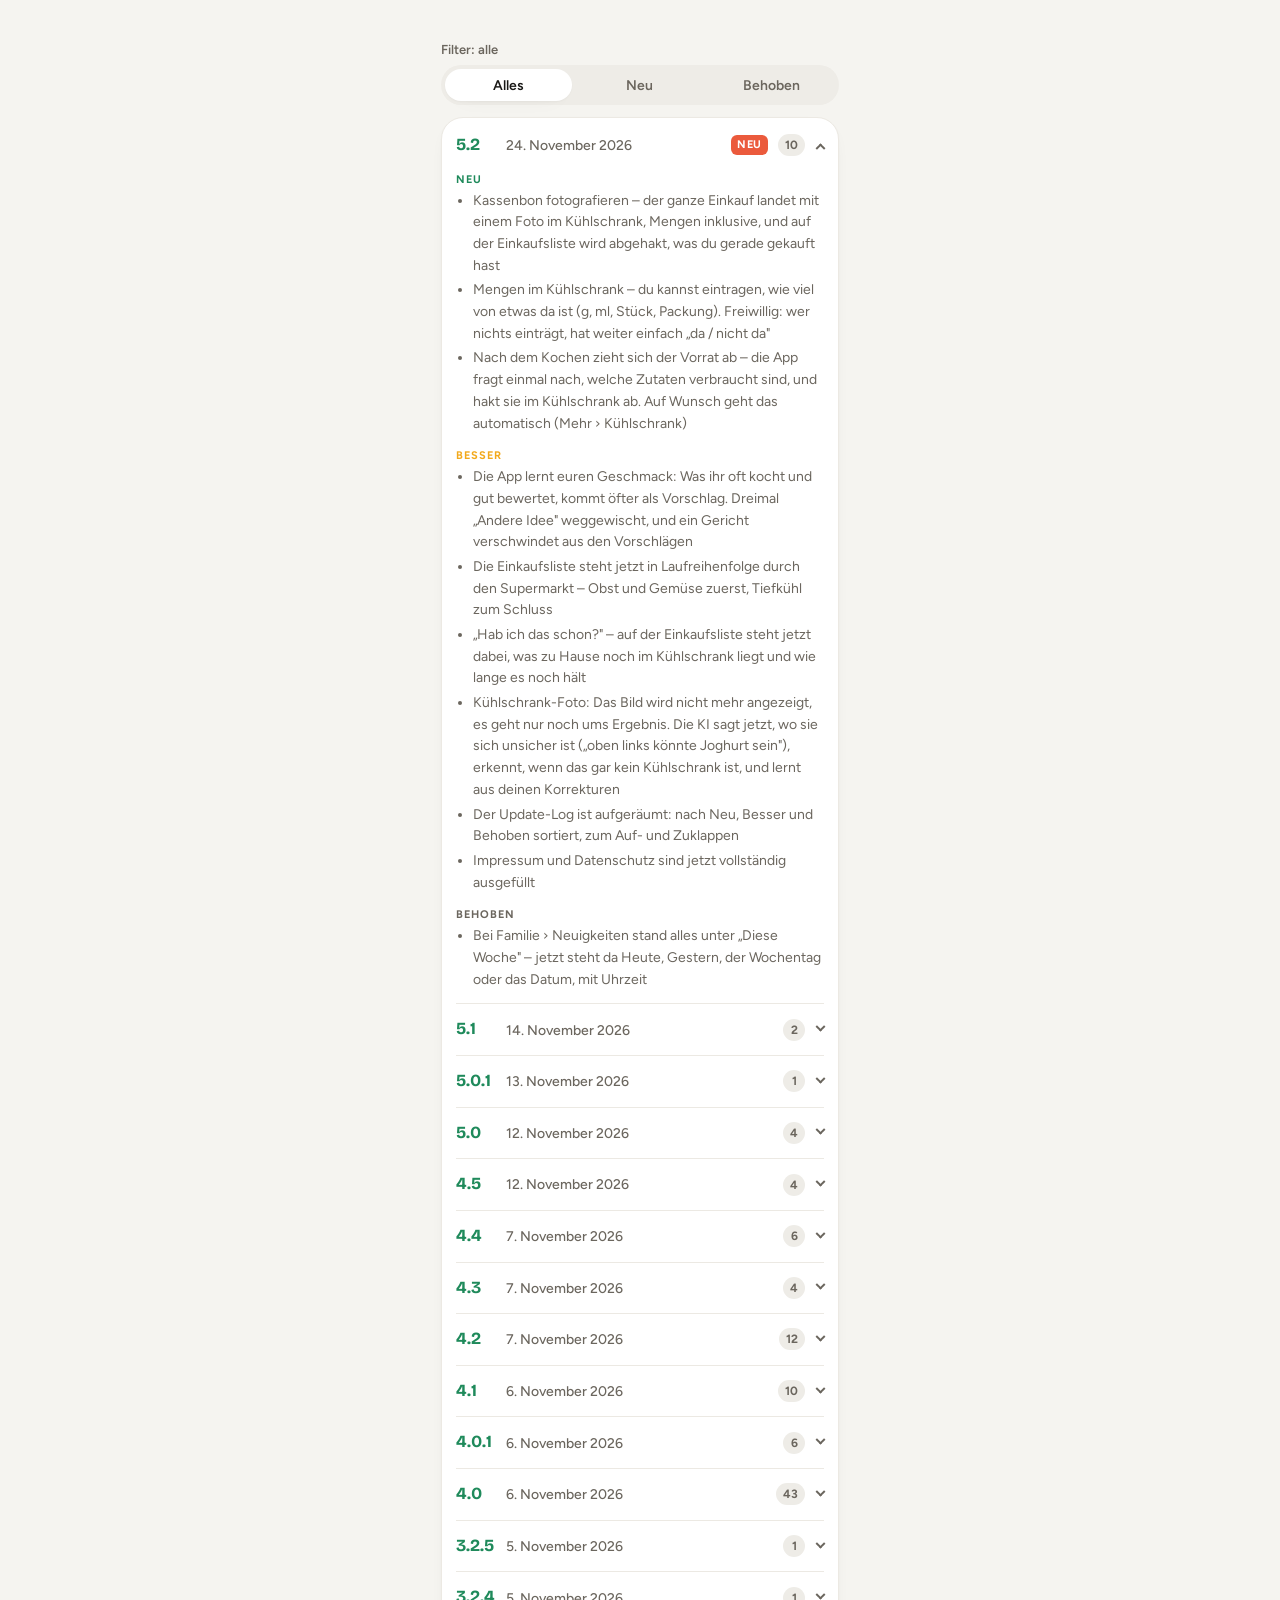
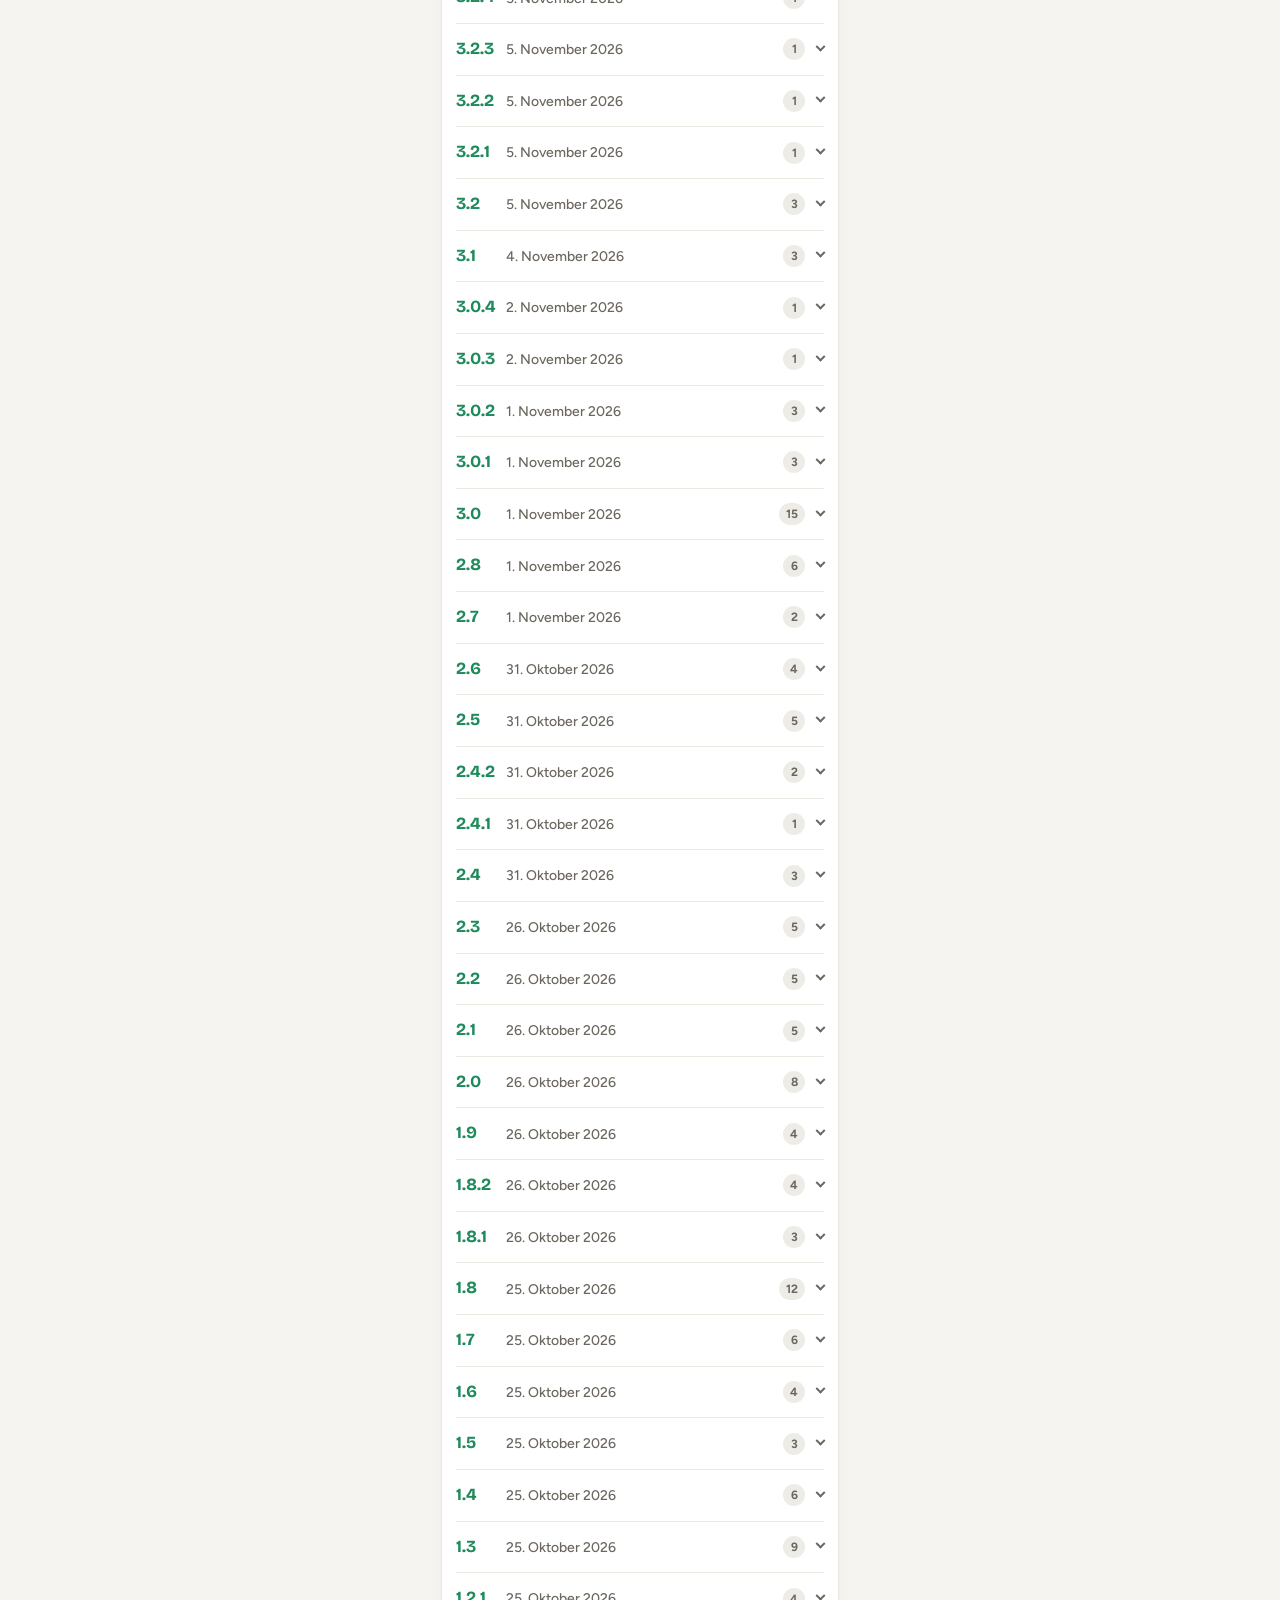
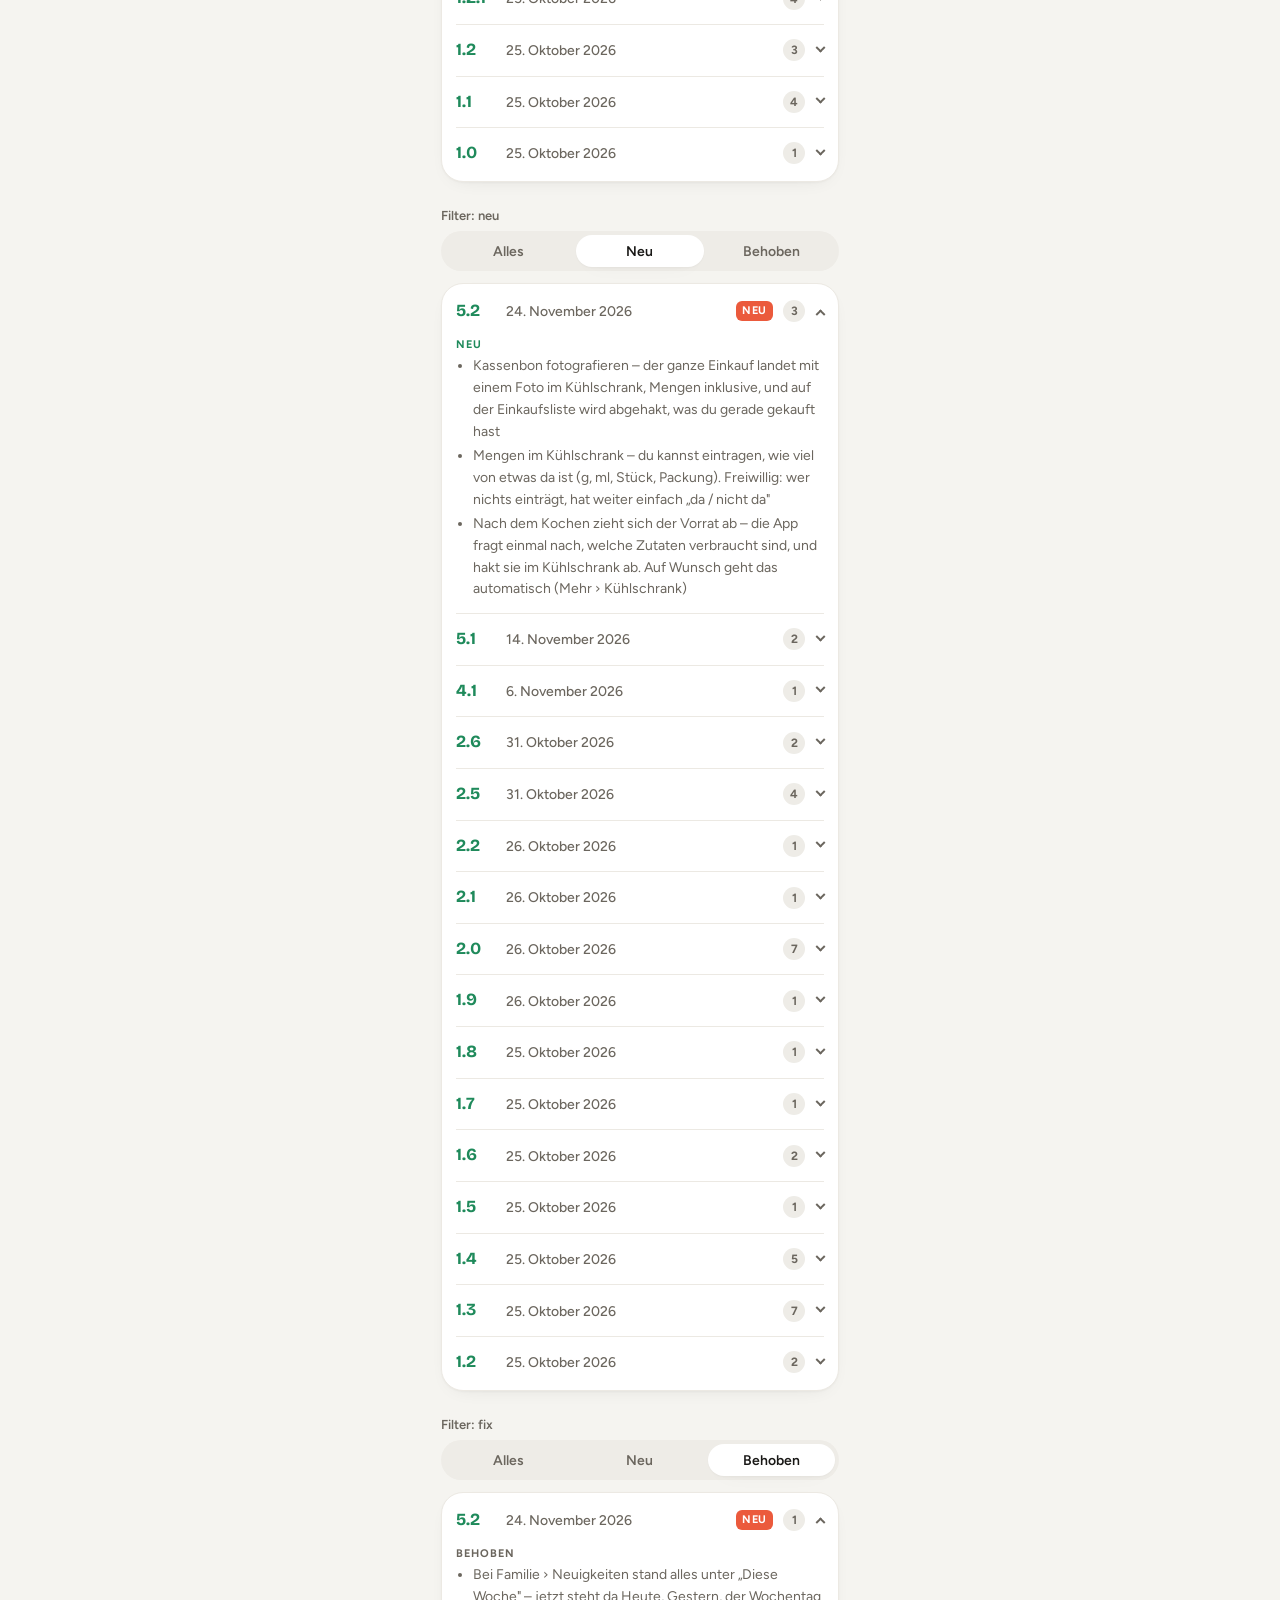
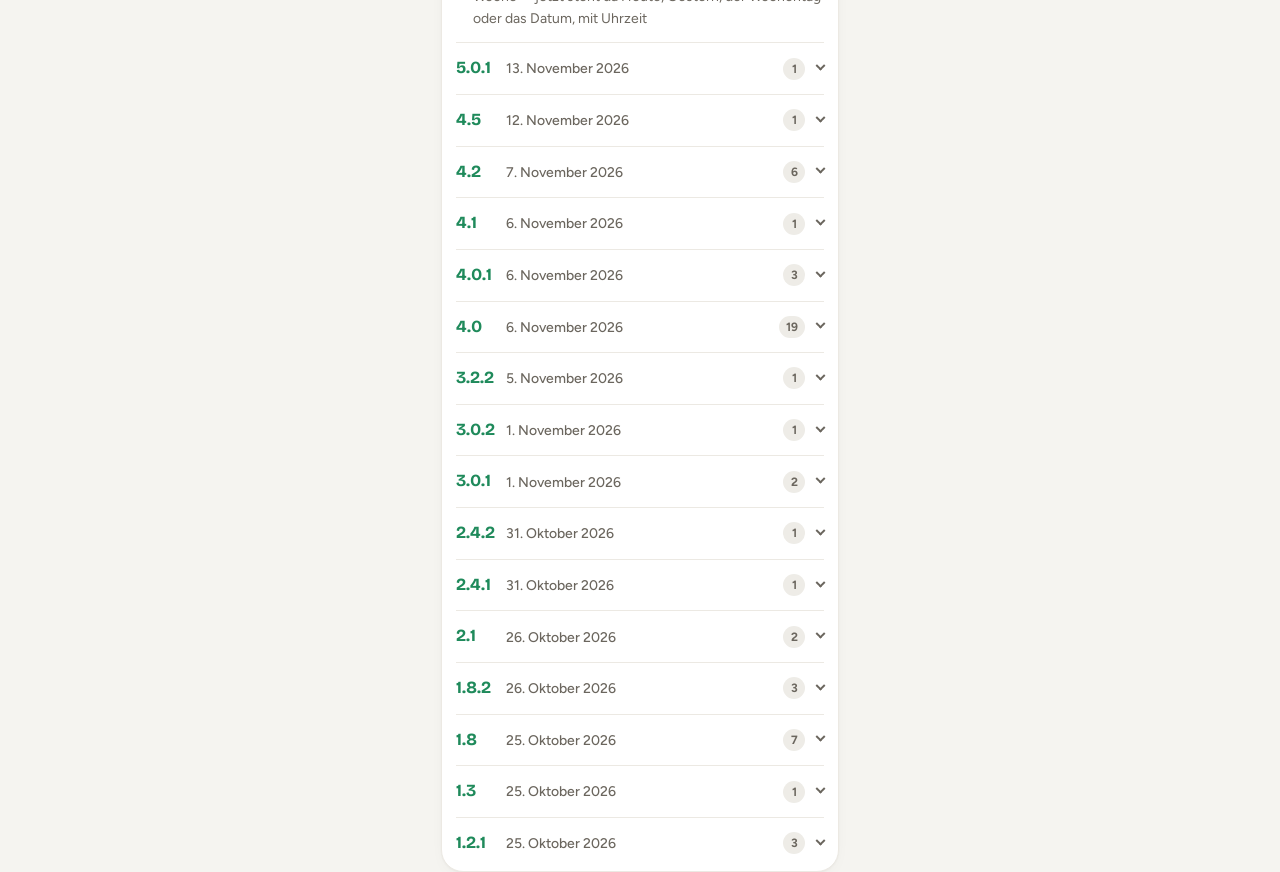
<file: _log_preview.html>
<!doctype html><html lang=de><head><meta charset=utf-8>
<meta name=viewport content="width=device-width,initial-scale=1"><link rel=stylesheet href="/styles.css">
<style>body{padding:16px;max-width:430px;margin:0 auto;background:var(--bg);font-family:var(--f-body);color:var(--fg)}
h4{margin:26px 0 8px;font:600 13px var(--f-body);color:var(--muted)}</style></head><body><h4>Filter: alle</h4><div id="logBox"><div class="seg2" role="group" aria-label="Was anzeigen"><button data-action="log-filter" data-v="alle" aria-pressed="true">Alles</button><button data-action="log-filter" data-v="neu" aria-pressed="false">Neu</button><button data-action="log-filter" data-v="fix" aria-pressed="false">Behoben</button></div>
    <div class="card" style="padding:2px 14px"><details class="lg" open>
      <summary><span class="v">5.2</span><span class="lg-d">24. November 2026</span>
        <span class="new-badge">NEU</span>
        <span class="lg-n">10</span></summary>
      <div class="lg-g"><div class="lg-t lg-neu">Neu</div><ul><li>Kassenbon fotografieren – der ganze Einkauf landet mit einem Foto im Kühlschrank, Mengen inklusive, und auf der Einkaufsliste wird abgehakt, was du gerade gekauft hast</li><li>Mengen im Kühlschrank – du kannst eintragen, wie viel von etwas da ist (g, ml, Stück, Packung). Freiwillig: wer nichts einträgt, hat weiter einfach „da / nicht da&quot;</li><li>Nach dem Kochen zieht sich der Vorrat ab – die App fragt einmal nach, welche Zutaten verbraucht sind, und hakt sie im Kühlschrank ab. Auf Wunsch geht das automatisch (Mehr › Kühlschrank)</li></ul></div><div class="lg-g"><div class="lg-t lg-besser">Besser</div><ul><li>Die App lernt euren Geschmack: Was ihr oft kocht und gut bewertet, kommt öfter als Vorschlag. Dreimal „Andere Idee&quot; weggewischt, und ein Gericht verschwindet aus den Vorschlägen</li><li>Die Einkaufsliste steht jetzt in Laufreihenfolge durch den Supermarkt – Obst und Gemüse zuerst, Tiefkühl zum Schluss</li><li>„Hab ich das schon?&quot; – auf der Einkaufsliste steht jetzt dabei, was zu Hause noch im Kühlschrank liegt und wie lange es noch hält</li><li>Kühlschrank-Foto: Das Bild wird nicht mehr angezeigt, es geht nur noch ums Ergebnis. Die KI sagt jetzt, wo sie sich unsicher ist („oben links könnte Joghurt sein&quot;), erkennt, wenn das gar kein Kühlschrank ist, und lernt aus deinen Korrekturen</li><li>Der Update-Log ist aufgeräumt: nach Neu, Besser und Behoben sortiert, zum Auf- und Zuklappen</li><li>Impressum und Datenschutz sind jetzt vollständig ausgefüllt</li></ul></div><div class="lg-g"><div class="lg-t lg-fix">Behoben</div><ul><li>Bei Familie › Neuigkeiten stand alles unter „Diese Woche&quot; – jetzt steht da Heute, Gestern, der Wochentag oder das Datum, mit Uhrzeit</li></ul></div>
    </details><details class="lg">
      <summary><span class="v">5.1</span><span class="lg-d">14. November 2026</span>
        
        <span class="lg-n">2</span></summary>
      <div class="lg-g"><div class="lg-t lg-neu">Neu</div><ul><li>Die App spricht jetzt Deutsch, Englisch und Russisch – oben auf jeder Seite umschaltbar, alle 620 Rezepte mit Schritten inklusive</li><li>„Die App erklärt&quot; unter „Mehr&quot; – ein kleiner Animationsfilm zum Prinzip und danach eine Tour mit Lichtkegel durch die echte App</li></ul></div>
    </details><details class="lg">
      <summary><span class="v">5.0.1</span><span class="lg-d">13. November 2026</span>
        
        <span class="lg-n">1</span></summary>
      <div class="lg-g"><div class="lg-t lg-fix">Behoben</div><ul><li>Der Support (Anfragen, Live-Chat, Meldungen) funktionierte nicht, weil die Datenbank dafür fehlte – jetzt geht alles</li></ul></div>
    </details><details class="lg">
      <summary><span class="v">5.0</span><span class="lg-d">12. November 2026</span>
        
        <span class="lg-n">4</span></summary>
      <div class="lg-g"><div class="lg-t lg-besser">Besser</div><ul><li>Aufgeräumt: Die Startseite ist jetzt ein kleines Dashboard – was bald abläuft, was auf der Liste steht, welche Wünsche offen sind, und ein Vorschlag für heute mit „Andere Idee&quot;</li><li>Die Filter (wer isst mit, Zeit, Lust) stehen jetzt bei „Alle Rezepte&quot;, wo man wirklich sucht</li><li>Neue Icons überall statt Emojis – Essen bleibt bunt</li><li>Neuigkeiten in der Familie nach Tagen sortiert und zusammengefasst, nur die letzten 7 Tage</li></ul></div>
    </details><details class="lg">
      <summary><span class="v">4.5</span><span class="lg-d">12. November 2026</span>
        
        <span class="lg-n">4</span></summary>
      <div class="lg-g"><div class="lg-t lg-besser">Besser</div><ul><li>Neues App-Icon: ein schlichter Kühlschrank</li><li>Neuer, cleaner Look: frischere Farben, Flächen statt Rahmen, runde Knöpfe und weichere Schrift</li><li>Knöpfe und Karten federn beim Antippen</li></ul></div><div class="lg-g"><div class="lg-t lg-fix">Behoben</div><ul><li>Falsche Adressen zeigten eine kaputte, weiße App-Seite – jetzt kommt eine richtige „Seite nicht gefunden&quot;-Seite</li></ul></div>
    </details><details class="lg">
      <summary><span class="v">4.4</span><span class="lg-d">7. November 2026</span>
        
        <span class="lg-n">6</span></summary>
      <div class="lg-g"><div class="lg-t lg-besser">Besser</div><ul><li>︎ Rückgängig: Wer aus Versehen etwas löscht (Einkaufsliste, Kühlschrank leeren, Wochenplan), tippt unten einfach auf „Rückgängig&quot;</li><li>Kurze Vibration beim Abhaken – jetzt auch am iPhone</li><li>Suche verzeiht Tippfehler jetzt auch im Kühlschrank und in der Einkaufsliste („Tomatn&quot; findet Tomaten)</li><li>Selbst getippte Einträge wie „Klopapier&quot; oder „Brötchen&quot; landen im richtigen Bereich – neu: Getränke und Haushalt &amp; Drogerie</li><li>Leere Seiten zeigen jetzt immer, was man als Nächstes tun kann</li><li>Verständlichere Fehlermeldungen: was passiert ist und was du tun kannst</li></ul></div>
    </details><details class="lg">
      <summary><span class="v">4.3</span><span class="lg-d">7. November 2026</span>
        
        <span class="lg-n">4</span></summary>
      <div class="lg-g"><div class="lg-t lg-besser">Besser</div><ul><li>Neuer Ladebildschirm: Der Teller füllt sich mit Zutaten – „Was gibt's heute?&quot;</li><li>Den Werbespot unseres Sponsors PiHILL kannst du jetzt jederzeit ansehen – jetzt mit Ton</li><li>Tipps von PiHILL in Kühlschrank, Wochenplan, Familie und Rezepten</li><li>Kühlschrank-Foto: Das erste Foto am Tag ist frei, danach gibt es vorher einen kurzen Spot – mit Plus nie</li></ul></div>
    </details><details class="lg">
      <summary><span class="v">4.2</span><span class="lg-d">7. November 2026</span>
        
        <span class="lg-n">12</span></summary>
      <div class="lg-g"><div class="lg-t lg-besser">Besser</div><ul><li>Aufgeräumter: „Heute auf dem Plan&quot; steht jetzt ganz oben, die Filter sind in einer Zeile zusammengefasst und klappen beim Antippen auf</li><li>Schrift wächst mit: Die App folgt jetzt der Textgröße, die du am iPhone eingestellt hast</li><li>Neue Symbole in der Tab-Leiste – der aktive Tab ist gefüllt, „Planen&quot; hat jetzt einen Kalender</li><li>Im Kühlschrank zeigt ein ✓, was da ist – nicht mehr nur die Farbe</li><li>Keine Fenster mehr, die ungefragt aufspringen</li><li>Der Küchen-Rückblick ist jetzt ruhiger gestaltet</li></ul></div><div class="lg-g"><div class="lg-t lg-fix">Behoben</div><ul><li>Gelbe Schrift war kaum lesbar (zu wenig Kontrast)</li><li>Einige Texte waren kleiner als die Mindestgröße</li><li>„Jetzt kochen&quot; war rot wie eine Warnung – jetzt grün</li><li>Das Herz-Symbol bei „Planen&quot; passte nicht</li><li>Man konnte die App nicht mit zwei Fingern vergrößern</li><li>„15′&quot; heißt jetzt „15 Min&quot;, „8 da&quot; heißt „8 vorhanden&quot;</li></ul></div>
    </details><details class="lg">
      <summary><span class="v">4.1</span><span class="lg-d">6. November 2026</span>
        
        <span class="lg-n">10</span></summary>
      <div class="lg-g"><div class="lg-t lg-neu">Neu</div><ul><li>Hilfe &amp; Support unter „Mehr&quot;</li></ul></div><div class="lg-g"><div class="lg-t lg-besser">Besser</div><ul><li>Live-Chat mit dem Support direkt in der App – du siehst, wenn der Support gerade online ist</li><li>Anfragen mit Kategorie (Fehler, Konto, Familie, Plus, Datenschutz …) und Status</li><li>Notfall-Knopf für dringende Fälle – mit sofortigen Tipps, was du selbst tun kannst</li><li>Plus-Mitglieder bekommen bevorzugt eine Antwort</li><li>Beiträge auf der Pinnwand und Notizen an Rezepten melden</li><li>Status-Anzeige: Siehst sofort, ob es gerade eine Störung gibt</li><li>Häufige Fragen mit Suche</li><li>Nach der Hilfe bewerten, ob es geholfen hat</li></ul></div><div class="lg-g"><div class="lg-t lg-fix">Behoben</div><ul><li>Gesperrte Personen konnten den Support nicht erreichen</li></ul></div>
    </details><details class="lg">
      <summary><span class="v">4.0.1</span><span class="lg-d">6. November 2026</span>
        
        <span class="lg-n">6</span></summary>
      <div class="lg-g"><div class="lg-t lg-besser">Besser</div><ul><li>Wer vorübergehend gesperrt ist, sieht jetzt, bis wann die Sperre gilt und warum – danach geht es automatisch weiter</li><li>Gesperrte Personen können sich jetzt direkt aus der App an den Support wenden</li><li>Neues Admin-Dashboard mit Moderation (nur für Betreiber)</li></ul></div><div class="lg-g"><div class="lg-t lg-fix">Behoben</div><ul><li>Am Computer wurde man aus dem Admin-Bereich ständig abgemeldet, wenn die App gleichzeitig offen war – der Admin-Bereich hat jetzt eine eigene Anmeldung</li><li>Gesperrten Personen wurden Hinweis-Fenster (z. B. „Update ist da“) über den Sperr-Bildschirm gelegt</li><li>Auf dem Sperr-Bildschirm war die Tab-Leiste zu sehen, obwohl man sie nicht benutzen konnte</li></ul></div>
    </details><details class="lg">
      <summary><span class="v">4.0</span><span class="lg-d">6. November 2026</span>
        
        <span class="lg-n">43</span></summary>
      <div class="lg-g"><div class="lg-t lg-besser">Besser</div><ul><li>Sorry, dass das Update später kam als angekündigt – dafür ist alles gründlich getestet</li><li>Das große Update – 20 neue Funktionen</li><li>Einkaufsliste: Menge und Notiz pro Eintrag („2 Packungen&quot;, „bio&quot;) – einfach auf den Eintrag tippen</li><li>Mehrere Listen: Supermarkt, Drogerie und Markt</li><li>Live: Ihr seht, wer gerade einkaufen ist – was ihr dann hinzufügt, sieht die Person sofort</li><li>Per Sprache hinzufügen: „Milch, Eier und Brot&quot; sagen – alles landet auf der Liste</li><li>Einkauf zuweisen: „Mia bringt es mit&quot;</li><li>Vorbereitungs-Modus: Vor dem Kochen Zutaten und Geräte abhaken</li><li>Zeiten im Rezept antippen („10 Minuten&quot;) startet direkt einen Timer</li><li>Kochdienst: Im Wochenplan einteilen, wer wann kocht</li><li>Notizen an Rezepten für die ganze Familie („Nächstes Mal mehr Käse!&quot;)</li><li>Allergie-Warnung: Das Rezept zeigt, wer aus der Familie etwas nicht verträgt</li><li>Familien-Pinnwand für kurze Nachrichten</li><li>Koch-Rangliste des Monats</li><li>Abstimmung mit Uhrzeit – endet automatisch und meldet das Ergebnis</li><li>Frühstück, Mittag und Abendessen im Wochenplan</li><li>Auswärts- und Bestell-Tage im Wochenplan</li><li>Party-Planer: Gäste und Gerichte wählen – Einkaufsliste und Plan werden gefüllt</li><li>Eigene Rezept-Sammlungen (z. B. „Weihnachten&quot;)</li><li>Reste-Modus: Rezepte für alles, was bald abläuft</li><li>Wochenplan als Bild teilen und 🔁 „Letzte Woche wiederholen&quot;</li><li>30 neue Rezepte aus der neuen Rezept-Datenbank – sie wächst ab jetzt laufend</li><li>Admin-Panel: Einzahl-Fehler bei Familien, Personen und Wünschen behoben</li><li>Datenschutzerklärung für die neuen Familien-Funktionen aktualisiert</li></ul></div><div class="lg-g"><div class="lg-t lg-fix">Behoben</div><ul><li>Ohne Internet blieb die App beim Start im Ladebildschirm hängen – jetzt siehst du den letzten Stand mit Offline-Hinweis, und sie verbindet sich automatisch neu</li><li>Beim allerersten Start ohne Internet stürzte die App ab – jetzt gibt es eine klare Meldung mit „Nochmal versuchen&quot;</li><li>„Einkaufsliste teilen&quot; warf dich aus der App, wenn Kopieren nicht ging</li><li>Beim Teilen der Einkaufsliste fehlten Mengen und Notizen</li><li>Auf kleinen Handys rutschte dein Profilbild oben rechts aus dem Bildschirm, wenn dein Name lang ist</li><li>Auf kleinen Handys ragte die „Wer isst mit&quot;-Leiste über den Rand</li><li>Bei großer Schrift ragten die Umschalter (Woche, Wünsche …) über den Rand</li><li>Bei großer Schrift ragte die Filterleiste auf „Heute&quot; über den Rand</li><li>Bei großer Schrift war das Plus-Fenster seitlich abgeschnitten</li><li>Bei großer Schrift verschoben Saison- und Filter-Chips die ganze Seite</li><li>Bei großer Schrift war das Rezeptfoto zu breit</li><li>„Heute gekocht&quot; doppelt angetippt wurde doppelt gezählt</li><li>„1 Zutaten&quot;, „1 Mitglieder&quot;, „1 Rezepte&quot; – Einzahl stimmt jetzt überall</li><li>Im Rückblick stand „0 davon verschieden&quot;, wenn noch nichts gekocht war</li><li>App-Öffnungen kurz nach Mitternacht zählten zum Vortag</li><li>„Bald aufbrauchen&quot; führt jetzt direkt zu passenden Rezepten</li><li>Suchfelder und Datumsfelder hatten keine Beschriftung für Bildschirmleser</li><li>Nach dem Schließen der Werbung lief im Hintergrund ein Fehler</li><li>Auf dem iPhone blieb der Bereich hinter Uhrzeit und Akku grün – er passt sich jetzt jedem Bildschirm an</li></ul></div>
    </details><details class="lg">
      <summary><span class="v">3.2.5</span><span class="lg-d">5. November 2026</span>
        
        <span class="lg-n">1</span></summary>
      <div class="lg-g"><div class="lg-t lg-besser">Besser</div><ul><li>Die Farbe hinter Uhrzeit und Akku passt sich jetzt automatisch an jeden Bildschirm an – Werbung, Rückblick, Kochmodus, Einkaufs-Modus und offene Fenster</li></ul></div>
    </details><details class="lg">
      <summary><span class="v">3.2.4</span><span class="lg-d">5. November 2026</span>
        
        <span class="lg-n">1</span></summary>
      <div class="lg-g"><div class="lg-t lg-besser">Besser</div><ul><li>Neuer Ladebildschirm in App-Farbe statt Grün – dadurch wird auch der Bereich hinter Uhrzeit und Akku nicht mehr grün</li></ul></div>
    </details><details class="lg">
      <summary><span class="v">3.2.3</span><span class="lg-d">5. November 2026</span>
        
        <span class="lg-n">1</span></summary>
      <div class="lg-g"><div class="lg-t lg-besser">Besser</div><ul><li>iPhone: Der Bereich hinter Uhrzeit und Akku bekommt jetzt die Farbe der App statt eines grünen oder dunklen Balkens (App dafür einmal neu zum Startbildschirm hinzufügen)</li></ul></div>
    </details><details class="lg">
      <summary><span class="v">3.2.2</span><span class="lg-d">5. November 2026</span>
        
        <span class="lg-n">1</span></summary>
      <div class="lg-g"><div class="lg-t lg-fix">Behoben</div><ul><li>Auf dem iPhone blieb der Bereich hinter Uhrzeit und Akku grün (Farbe vom Startbildschirm) – jetzt hat er immer die Farbe der App, auch im Dunkelmodus</li></ul></div>
    </details><details class="lg">
      <summary><span class="v">3.2.1</span><span class="lg-d">5. November 2026</span>
        
        <span class="lg-n">1</span></summary>
      <div class="lg-g"><div class="lg-t lg-besser">Besser</div><ul><li>Partystimmung: Heute um 20 Uhr kommt das große Update – mit Countdown in der ganzen App</li></ul></div>
    </details><details class="lg">
      <summary><span class="v">3.2</span><span class="lg-d">5. November 2026</span>
        
        <span class="lg-n">3</span></summary>
      <div class="lg-g"><div class="lg-t lg-besser">Besser</div><ul><li>Eigenes Profilbild: Foto machen oder aus der Galerie wählen</li><li>Profilfarbe und ✍️ Status („Über mich&quot;) – sieht die ganze Familie</li><li>Neue Profilkarte: Familie antippen zeigt Bild, Status, wie oft gekocht, Lieblingsgerichte und Abzeichen</li></ul></div>
    </details><details class="lg">
      <summary><span class="v">3.1</span><span class="lg-d">4. November 2026</span>
        
        <span class="lg-n">3</span></summary>
      <div class="lg-g"><div class="lg-t lg-besser">Besser</div><ul><li>Neuer Sponsor: PiHILL – handgemachte Häkel- und Deko-Stücke. Mit eigener Infoseite, zu finden auf der Startseite und unter „Mehr&quot;</li><li>1 Tag Plus gratis: Alle 2 Wochen einen 15-Sekunden-Spot von PiHILL ansehen (ohne Ton)</li><li>Plus-Extra: eigene Farbthemen für die App (Blau, Beere, Lila, Bernstein)</li></ul></div>
    </details><details class="lg">
      <summary><span class="v">3.0.4</span><span class="lg-d">2. November 2026</span>
        
        <span class="lg-n">1</span></summary>
      <div class="lg-g"><div class="lg-t lg-besser">Besser</div><ul><li>Die Leiste ganz oben (Uhrzeit, Akku) ist jetzt durchsichtig – die App läuft darunter einfach weiter, ohne farbigen Balken</li></ul></div>
    </details><details class="lg">
      <summary><span class="v">3.0.3</span><span class="lg-d">2. November 2026</span>
        
        <span class="lg-n">1</span></summary>
      <div class="lg-g"><div class="lg-t lg-besser">Besser</div><ul><li>Neue Preise für „Plus&quot;: 0,99 € im Monat oder 10 € im Jahr</li></ul></div>
    </details><details class="lg">
      <summary><span class="v">3.0.2</span><span class="lg-d">1. November 2026</span>
        
        <span class="lg-n">3</span></summary>
      <div class="lg-g"><div class="lg-t lg-besser">Besser</div><ul><li>Schnellerer Start: Bei langsamem Netz wartet die App nicht mehr auf jede Datei, sondern startet nach spätestens 1,5 Sekunden aus dem Speicher</li><li>Schriften, Symbole und Rezepte kommen sofort aus dem Speicher</li></ul></div><div class="lg-g"><div class="lg-t lg-fix">Behoben</div><ul><li>Nach einem Update startete die App manchmal mitten in der Benutzung plötzlich neu – das passiert jetzt nur noch direkt beim Öffnen oder unbemerkt im Hintergrund</li></ul></div>
    </details><details class="lg">
      <summary><span class="v">3.0.1</span><span class="lg-d">1. November 2026</span>
        
        <span class="lg-n">3</span></summary>
      <div class="lg-g"><div class="lg-t lg-besser">Besser</div><ul><li>Keine sichtbaren Scrollbalken mehr in der Computer-Ansicht</li></ul></div><div class="lg-g"><div class="lg-t lg-fix">Behoben</div><ul><li>Oben war beim Scrollen ein andersfarbiger Streifen zu sehen – Statusleiste und Titelleiste sind jetzt eine durchgehende Fläche in App-Farbe</li><li>In Kühlschrank, Rezepte, Familie und Einkaufsliste blitzten beim Scrollen ganz oben feine farbige Linien durch – die Leiste schließt jetzt in jedem Menü lückenlos ab</li></ul></div>
    </details><details class="lg">
      <summary><span class="v">3.0</span><span class="lg-d">1. November 2026</span>
        
        <span class="lg-n">15</span></summary>
      <div class="lg-g"><div class="lg-t lg-besser">Besser</div><ul><li>Das große Update: alles läuft flüssiger – weichere Seitenwechsel, Listen gleiten nacheinander herein, jeder Knopf gibt beim Antippen nach, Animationen ohne rechenintensive Unschärfe</li><li>Neue schwebende Tab-Leiste aus Glas mit gleitender Markierung – wird beim Scrollen kleiner</li><li>Neue Titelleiste aus Glas: Beim Scrollen erscheint oben der Titel, Antippen springt nach oben</li><li>Ziehen zum Aktualisieren und Fenster zum Wegwischen nach unten</li><li>Überrasch mich: Dreh am Rad, wenn sich keiner entscheiden kann</li><li>Bewerten nach dem Essen – Familien-Hits werden öfter vorgeschlagen</li><li>Euer Küchen-Rückblick als Story, Kochverlauf, Statistik und 12 Erfolge unter „Familie&quot;</li><li>Neuigkeiten aus der Familie: wer was gewünscht, gekocht oder bewertet hat</li><li>Einkaufs-Modus: große Liste nach Supermarkt-Bereichen, Bildschirm bleibt an; Einkaufsliste teilen (z. B. per WhatsApp)</li><li>Saison-Kalender: Was gerade frisch ist, kommt öfter auf den Tisch</li><li>Im Dezember: Advents-Look mit Schnee und Adventskalender mit 24 Türchen</li><li>Kochmodus rechnet Mengen auf 1–8 Personen um, mehrere Timer laufen gleichzeitig – auch nach dem Schließen</li><li>Rezept als Bild teilen, 📆 Wochenplan in den Kalender</li><li>Bessere Suche: findet auch Tippfehler, Umlaute und Zutaten – mit Filtern (bis 20 Min, vegetarisch, alles da, Saison)</li><li>Kurze Tour für neue Nutzer, Textgröße einstellbar, Lade-Platzhalter statt Kreisel</li></ul></div>
    </details><details class="lg">
      <summary><span class="v">2.8</span><span class="lg-d">1. November 2026</span>
        
        <span class="lg-n">6</span></summary>
      <div class="lg-g"><div class="lg-t lg-besser">Besser</div><ul><li>Am Computer bedienst du das iPhone jetzt wie ein echtes: Sperrbildschirm mit Uhr und Mitteilungen – nach oben wischen zum Entsperren</li><li>Home-Bildschirm mit Widgets (Vorschlag für heute, Einkaufsliste) und App-Icon – die App öffnet und schließt mit der iOS-Zoom-Animation</li><li>Home-Strich unten nach oben ziehen (oder Esc) bringt dich zum Home-Bildschirm</li><li>Kontrollzentrum oben rechts: WLAN, Bluetooth, Flugmodus, Stumm, Helligkeit, Lautstärke, Fokus, Taschenlampe, Dunkelmodus</li><li>Die Tasten am Gehäuse funktionieren: Seitentaste sperrt, Lauter/Leiser zeigen die Lautstärke, Action-Taste schaltet stumm</li><li>Neue Wünsche aus der Familie erscheinen oben als Mitteilung</li></ul></div>
    </details><details class="lg">
      <summary><span class="v">2.7</span><span class="lg-d">1. November 2026</span>
        
        <span class="lg-n">2</span></summary>
      <div class="lg-g"><div class="lg-t lg-besser">Besser</div><ul><li>Am Computer: nur noch das iPhone in der Mitte – ohne Text daneben</li><li>Das iPhone sieht jetzt echter aus: Titan-Rahmen mit Kantenlicht, schwarzer Glasrand, Dynamic Island mit Kameralinse, Spiegelung auf dem Glas und alle Seitentasten</li></ul></div>
    </details><details class="lg">
      <summary><span class="v">2.6</span><span class="lg-d">31. Oktober 2026</span>
        
        <span class="lg-n">4</span></summary>
      <div class="lg-g"><div class="lg-t lg-neu">Neu</div><ul><li>Sind Benachrichtigungen aus, fragt die App nach dem Start – mit dem klaren Versprechen: keine nervigen Benachrichtigungen, nur selten, bei Updates und wenn deine Familie dich braucht</li><li>Hinweis-Karte auf „Heute&quot;, solange Benachrichtigungen aus sind</li></ul></div><div class="lg-g"><div class="lg-t lg-besser">Besser</div><ul><li>Besser angemeldet bleiben: die Anmeldung wird zusätzlich gesichert und nach dem Aufwecken des Handys sofort aufgefrischt</li><li>Die App bittet das Handy, ihren Speicher nicht automatisch zu löschen</li></ul></div>
    </details><details class="lg">
      <summary><span class="v">2.5</span><span class="lg-d">31. Oktober 2026</span>
        
        <span class="lg-n">5</span></summary>
      <div class="lg-g"><div class="lg-t lg-neu">Neu</div><ul><li>Installations-Anleitung – die App erkennt, ob du ein iPhone oder Android-Handy hast und in welchem Browser du bist, und zeigt dir jeden Schritt</li><li>Auf Android-Handys mit Chrome reicht ein Tipp auf „Jetzt installieren&quot;</li><li>Kommst du aus TikTok, Instagram &amp; Co., erklärt die App, wie du die Seite zuerst im Browser öffnest – mit „Link kopieren&quot;</li><li>Beim ersten Start vom Startbildschirm bestätigt die App, dass alles geklappt hat</li></ul></div><div class="lg-g"><div class="lg-t lg-besser">Besser</div><ul><li>Unter Mehr → „App installieren&quot; jederzeit wieder aufrufbar</li></ul></div>
    </details><details class="lg">
      <summary><span class="v">2.4.2</span><span class="lg-d">31. Oktober 2026</span>
        
        <span class="lg-n">2</span></summary>
      <div class="lg-g"><div class="lg-t lg-besser">Besser</div><ul><li>Halloween-Farben und Hell/Dunkel werden schon beim Laden gesetzt, damit das iPhone gleich die richtige Farbe übernimmt</li></ul></div><div class="lg-g"><div class="lg-t lg-fix">Behoben</div><ul><li>Auf dem iPhone blieb die Leiste ganz oben nach dem Start-Intro grün – sie hat jetzt von Anfang an die App-Farbe</li></ul></div>
    </details><details class="lg">
      <summary><span class="v">2.4.1</span><span class="lg-d">31. Oktober 2026</span>
        
        <span class="lg-n">1</span></summary>
      <div class="lg-g"><div class="lg-t lg-fix">Behoben</div><ul><li>Das Halloween-Spinnennetz schien oben in die Statusleiste – die Leiste hat jetzt wieder exakt die App-Farbe</li></ul></div>
    </details><details class="lg">
      <summary><span class="v">2.4</span><span class="lg-d">31. Oktober 2026</span>
        
        <span class="lg-n">3</span></summary>
      <div class="lg-g"><div class="lg-t lg-besser">Besser</div><ul><li>Halloween-Look 🎃: Kürbis-Orange, Nachtfarben im Dunkelmodus, Fledermäuse und ein eigenes Start-Intro</li><li>Neu auf „Heute&quot;: Halloween-Special mit allen Kürbis-Rezepten (ausblendbar)</li><li>Der Look endet automatisch am 2. November – unter Mehr → Darstellung auch vorher abschaltbar</li></ul></div>
    </details><details class="lg">
      <summary><span class="v">2.3</span><span class="lg-d">26. Oktober 2026</span>
        
        <span class="lg-n">5</span></summary>
      <div class="lg-g"><div class="lg-t lg-besser">Besser</div><ul><li>Kochmodus ausführlich: 10–16 genaue Schritte – Zutaten holen, Haltbarkeit prüfen, schneiden, Herdstufe, Garzeiten und woran man erkennt, dass es fertig ist</li><li>Herdstufe oder Ofentemperatur steht bei jedem Schritt als eigenes Feld</li><li>Läuft eine Zutat bald ab, warnt der Kochmodus gleich am Anfang</li><li>Neue Food-Fotos von Pexels: die KI sucht gezielt ein Foto von genau diesem Gericht</li><li>Oberer Rand: hat jetzt exakt dieselbe Farbe wie die App</li></ul></div>
    </details><details class="lg">
      <summary><span class="v">2.2</span><span class="lg-d">26. Oktober 2026</span>
        
        <span class="lg-n">5</span></summary>
      <div class="lg-g"><div class="lg-t lg-neu">Neu</div><ul><li>Haltbarkeitsdatum fotografieren – die App liest Datum und Produkt von der Verpackung und trägt beides ein</li></ul></div><div class="lg-g"><div class="lg-t lg-besser">Besser</div><ul><li>Erkanntes Produkt lässt sich mit einem Tipp ändern oder selbst eintippen</li><li>Die App sagt direkt, wo es hingehört: Kühlschrank, Vorrat oder kühl &amp; dunkel</li><li>Ist das Produkt noch nicht im Kühlschrank, wird es automatisch hinzugefügt</li><li>Warnung, wenn etwas bald oder schon abgelaufen ist</li></ul></div>
    </details><details class="lg">
      <summary><span class="v">2.1</span><span class="lg-d">26. Oktober 2026</span>
        
        <span class="lg-n">5</span></summary>
      <div class="lg-g"><div class="lg-t lg-neu">Neu</div><ul><li>Plus-Karte unter „Mehr&quot; und Plus-Tipps im Kühlschrank, in der Einkaufsliste und im Wochenplan</li></ul></div><div class="lg-g"><div class="lg-t lg-besser">Besser</div><ul><li>Bei Problemen mit dem Foto zeigt die App jetzt einen genauen Hinweis und meldet den Fehler automatisch</li><li>Oberer Rand: farbiger Kopfbereich reicht jetzt bis ganz nach oben hinter Uhrzeit und Dynamic Island</li></ul></div><div class="lg-g"><div class="lg-t lg-fix">Behoben</div><ul><li>Kühlschrank-Foto gab auf, sobald bei einem KI-Modell das Tageslimit voll war – jetzt werden automatisch weitere Modelle versucht</li><li>Foto aus der Einkaufsliste heraus führte zu keinem Ergebnis</li></ul></div>
    </details><details class="lg">
      <summary><span class="v">2.0</span><span class="lg-d">26. Oktober 2026</span>
        
        <span class="lg-n">8</span></summary>
      <div class="lg-g"><div class="lg-t lg-neu">Neu</div><ul><li>Einkaufsliste für die ganze Familie – live, mit Vorschlägen beim Tippen; Abgehaktes landet automatisch im Kühlschrank</li><li>Im Rezept „Fehlende Zutaten auf die Einkaufsliste&quot; mit einem Tipp</li><li>Wochenplan unter „Planen&quot; – die App füllt die Woche abwechslungsreich, alles lässt sich tauschen</li><li>„Heute auf dem Plan&quot; steht ganz oben auf der Startseite</li><li>Kühlschrank mit Suche, 9 Kategorien, „Zuletzt benutzt&quot; und Filter „Nur was da ist&quot;</li><li>Echte Food-Fotos von Wikipedia mit Urheberangabe – ohne passendes Foto bleibt das Emoji</li><li>Sprachsteuerung im Kochmodus („Weiter&quot;, „Zurück&quot;, „Nochmal&quot;, „Timer zehn Minuten&quot;) und Schritte vorlesen</li></ul></div><div class="lg-g"><div class="lg-t lg-besser">Besser</div><ul><li>Startseite aufgeräumt: Wer isst mit, Zeit und Lust in einer kompakten Karte</li></ul></div>
    </details><details class="lg">
      <summary><span class="v">1.9</span><span class="lg-d">26. Oktober 2026</span>
        
        <span class="lg-n">4</span></summary>
      <div class="lg-g"><div class="lg-t lg-neu">Neu</div><ul><li>Kochmodus im Liquid-Glass-Design – klare Glasflächen, große Schrift, ruhige Uhr</li></ul></div><div class="lg-g"><div class="lg-t lg-besser">Besser</div><ul><li>Der Hintergrund leuchtet passend zum Schritt: orange beim Braten, blau beim Kochen, rot beim Backen</li><li>Weiche Übergänge zwischen den Schritten statt hartem Springen</li><li>Schlanker Fortschrittsbalken und Timer mit pulsierendem Punkt</li></ul></div>
    </details><details class="lg">
      <summary><span class="v">1.8.2</span><span class="lg-d">26. Oktober 2026</span>
        
        <span class="lg-n">4</span></summary>
      <div class="lg-g"><div class="lg-t lg-besser">Besser</div><ul><li>Die App nutzt jetzt sicher die volle Bildschirmhöhe</li></ul></div><div class="lg-g"><div class="lg-t lg-fix">Behoben</div><ul><li>Das Start-Intro füllt jetzt den ganzen Bildschirm bis ganz oben, auch hinter Uhrzeit und Dynamic Island</li><li>Das Intro lief manchmal doppelt, wenn sich die App für ein Update neu geladen hat</li><li>Ein kurzer andersfarbiger Streifen oben während des Intros</li></ul></div>
    </details><details class="lg">
      <summary><span class="v">1.8.1</span><span class="lg-d">26. Oktober 2026</span>
        
        <span class="lg-n">3</span></summary>
      <div class="lg-g"><div class="lg-t lg-besser">Besser</div><ul><li>Oberer Rand am iPhone: die Statusleiste hat jetzt dieselbe Farbe wie die App (vorher grüner Streifen in Safari)</li><li>Beim Scrollen läuft der Inhalt unter einem leichten Milchglas-Rand durch – Uhrzeit, Akku und Dynamic Island bleiben gut lesbar</li><li>Im Kochmodus färbt sich der obere Rand dunkel passend zum Kochbildschirm</li></ul></div>
    </details><details class="lg">
      <summary><span class="v">1.8</span><span class="lg-d">25. Oktober 2026</span>
        
        <span class="lg-n">12</span></summary>
      <div class="lg-g"><div class="lg-t lg-neu">Neu</div><ul><li>Benachrichtigungen bei neuen Wünschen, Abstimmungen und Beitrittsanfragen</li></ul></div><div class="lg-g"><div class="lg-t lg-besser">Besser</div><ul><li>„Abmelden&quot; fragt jetzt nach, damit man nicht aus Versehen abgemeldet wird</li><li>Beim Zurückkehren in die App wird nicht mehr alles neu aufgebaut</li><li>Antippen einer Benachrichtigung öffnet direkt den passenden Reiter</li><li>Etwas ruhigeres, schlichteres Design</li></ul></div><div class="lg-g"><div class="lg-t lg-fix">Behoben</div><ul><li>Antippen sprang manchmal zurück und wurde nicht gespeichert, wenn gleichzeitig jemand aus der Familie etwas geändert hat</li><li>Die Seite scrollte nach Änderungen wieder nach oben</li><li>Halb getippte Texte (z. B. Feedback, Name) gingen verloren</li><li>Aufgeklappte Hilfe-Fragen klappten von selbst wieder zu</li><li>Schnelles Antippen von „Wünschen&quot; konnte doppelte Wünsche anlegen</li><li>Name im Profil wurde beim Schließen mit ✕ nicht gespeichert</li><li>Suche reagierte nach einiger Zeit mehrfach pro Buchstabe</li></ul></div>
    </details><details class="lg">
      <summary><span class="v">1.7</span><span class="lg-d">25. Oktober 2026</span>
        
        <span class="lg-n">6</span></summary>
      <div class="lg-g"><div class="lg-t lg-neu">Neu</div><ul><li>über 580 neue Rezepte – jetzt mehr als 600 insgesamt</li></ul></div><div class="lg-g"><div class="lg-t lg-besser">Besser</div><ul><li>45 neue Zutaten, z. B. Rind, Pute, Garnelen, Kürbis, Gnocchi, Blätterteig und Pesto</li><li>Vorschläge zeigen weiterhin nur, was zu euch und eurem Kühlschrank passt</li><li>Morgens kommen Frühstücksideen zuerst, Desserts werden nie zum Hauptvorschlag</li><li>„Alle&quot; zeigt zuerst die passendsten 30 Rezepte, die Suche durchsucht alle</li><li>Hinweis „weglassen&quot; jetzt auch für Fleisch, Fisch und Allergene bei optionalen Zutaten</li></ul></div>
    </details><details class="lg">
      <summary><span class="v">1.6</span><span class="lg-d">25. Oktober 2026</span>
        
        <span class="lg-n">4</span></summary>
      <div class="lg-g"><div class="lg-t lg-neu">Neu</div><ul><li>Push-Benachrichtigungen – unter „Mehr&quot; einschalten</li><li>Ankündigungen oben auf „Heute&quot; (lassen sich mit ✕ ausblenden)</li></ul></div><div class="lg-g"><div class="lg-t lg-besser">Besser</div><ul><li>Am iPhone: kurze Anleitung, wie die App für Benachrichtigungen auf den Home-Bildschirm kommt</li><li>Beim Abmelden bekommt das Handy keine Benachrichtigungen mehr</li></ul></div>
    </details><details class="lg">
      <summary><span class="v">1.5</span><span class="lg-d">25. Oktober 2026</span>
        
        <span class="lg-n">3</span></summary>
      <div class="lg-g"><div class="lg-t lg-neu">Neu</div><ul><li>„Was gibt's? Plus&quot; unter „Mehr&quot; – alles Bisherige bleibt kostenlos</li></ul></div><div class="lg-g"><div class="lg-t lg-besser">Besser</div><ul><li>Hinweise auf Plus nur ganz selten: kleines Widget höchstens alle paar Tage, Pop-up höchstens alle 3 Wochen</li><li>Jeder Hinweis lässt sich mit ✕, „Nein danke&quot;, Tippen daneben oder Escape schließen</li></ul></div>
    </details><details class="lg">
      <summary><span class="v">1.4</span><span class="lg-d">25. Oktober 2026</span>
        
        <span class="lg-n">6</span></summary>
      <div class="lg-g"><div class="lg-t lg-neu">Neu</div><ul><li>Kochmodus im Querformat mit „Bitte Handy drehen&quot;-Hinweis</li><li>Große Uhr oben rechts, Fortschrittsbalken und große Weiter/Zurück-Knöpfe</li><li>Animation für jeden Schritt (Schneiden, Braten, Kochen, Backen, Rühren …)</li><li>„Jetzt kochen&quot; direkt unter dem Vorschlag auf „Heute&quot;</li><li>Die App nutzt den ganzen Bildschirm bis zum Rand</li></ul></div><div class="lg-g"><div class="lg-t lg-besser">Besser</div><ul><li>Impressum mit Namen ergänzt</li></ul></div>
    </details><details class="lg">
      <summary><span class="v">1.3</span><span class="lg-d">25. Oktober 2026</span>
        
        <span class="lg-n">9</span></summary>
      <div class="lg-g"><div class="lg-t lg-neu">Neu</div><ul><li>Start-Intro mit Logo-Animation</li><li>Abstimmung „Was essen wir heute?&quot; für die ganze Familie</li><li>Haltbarkeit im Kühlschrank – Gerichte, die Zutaten aufbrauchen, kommen zuerst</li><li>Eigene Familienrezepte eintragen</li><li>Kochmodus mit großen Schritten und Timer</li><li>Feedback senden, Impressum und Datenschutz</li><li>Die App lädt neue Versionen ab jetzt automatisch</li></ul></div><div class="lg-g"><div class="lg-t lg-besser">Besser</div><ul><li>Schriften und QR-Code liegen jetzt direkt in der App (kein Laden bei Google mehr)</li></ul></div><div class="lg-g"><div class="lg-t lg-fix">Behoben</div><ul><li>Updates kamen teilweise erst nach mehrmaligem Öffnen an</li></ul></div>
    </details><details class="lg">
      <summary><span class="v">1.2.1</span><span class="lg-d">25. Oktober 2026</span>
        
        <span class="lg-n">4</span></summary>
      <div class="lg-g"><div class="lg-t lg-besser">Besser</div><ul><li>Update-Log ist jetzt ein kleiner Knopf unten unter „Mehr&quot;</li></ul></div><div class="lg-g"><div class="lg-t lg-fix">Behoben</div><ul><li>Zutaten und Profil-Auswahl sprangen beim Antippen zurück und wurden teils nicht gespeichert</li><li>Seite scrollte nach jedem Antippen wieder nach oben</li><li>Fenster ruckelte beim Antippen von unten neu rein</li></ul></div>
    </details><details class="lg">
      <summary><span class="v">1.2</span><span class="lg-d">25. Oktober 2026</span>
        
        <span class="lg-n">3</span></summary>
      <div class="lg-g"><div class="lg-t lg-neu">Neu</div><ul><li>Knopf „Wählerischer Esser&quot; im Profil</li><li>Reiter „Mehr&quot; mit Neuigkeiten und Hilfe</li></ul></div><div class="lg-g"><div class="lg-t lg-besser">Besser</div><ul><li>Foto-Erkennung mit Ersatz-KI und Pause-Hinweis</li></ul></div>
    </details><details class="lg">
      <summary><span class="v">1.1</span><span class="lg-d">25. Oktober 2026</span>
        
        <span class="lg-n">4</span></summary>
      <div class="lg-g"><div class="lg-t lg-besser">Besser</div><ul><li>Vorschläge nur noch, wenn wirklich alles da ist</li><li>Neuer Bereich „Mit einem kleinen Einkauf&quot;</li><li>Neue Zutaten: Salami, Würstchen, Frischkäse, Quark</li><li>6 neue Rezepte, z. B. Pizza-Toast und Hot Dogs</li></ul></div>
    </details><details class="lg">
      <summary><span class="v">1.0</span><span class="lg-d">25. Oktober 2026</span>
        
        <span class="lg-n">1</span></summary>
      <div class="lg-g"><div class="lg-t lg-besser">Besser</div><ul><li>Erste Version: Familie per QR-Code, Wünsche, Kühlschrank, 32 Rezepte</li></ul></div>
    </details></div></div><h4>Filter: neu</h4><div id="logBox"><div class="seg2" role="group" aria-label="Was anzeigen"><button data-action="log-filter" data-v="alle" aria-pressed="false">Alles</button><button data-action="log-filter" data-v="neu" aria-pressed="true">Neu</button><button data-action="log-filter" data-v="fix" aria-pressed="false">Behoben</button></div>
    <div class="card" style="padding:2px 14px"><details class="lg" open>
      <summary><span class="v">5.2</span><span class="lg-d">24. November 2026</span>
        <span class="new-badge">NEU</span>
        <span class="lg-n">3</span></summary>
      <div class="lg-g"><div class="lg-t lg-neu">Neu</div><ul><li>Kassenbon fotografieren – der ganze Einkauf landet mit einem Foto im Kühlschrank, Mengen inklusive, und auf der Einkaufsliste wird abgehakt, was du gerade gekauft hast</li><li>Mengen im Kühlschrank – du kannst eintragen, wie viel von etwas da ist (g, ml, Stück, Packung). Freiwillig: wer nichts einträgt, hat weiter einfach „da / nicht da&quot;</li><li>Nach dem Kochen zieht sich der Vorrat ab – die App fragt einmal nach, welche Zutaten verbraucht sind, und hakt sie im Kühlschrank ab. Auf Wunsch geht das automatisch (Mehr › Kühlschrank)</li></ul></div>
    </details><details class="lg">
      <summary><span class="v">5.1</span><span class="lg-d">14. November 2026</span>
        
        <span class="lg-n">2</span></summary>
      <div class="lg-g"><div class="lg-t lg-neu">Neu</div><ul><li>Die App spricht jetzt Deutsch, Englisch und Russisch – oben auf jeder Seite umschaltbar, alle 620 Rezepte mit Schritten inklusive</li><li>„Die App erklärt&quot; unter „Mehr&quot; – ein kleiner Animationsfilm zum Prinzip und danach eine Tour mit Lichtkegel durch die echte App</li></ul></div>
    </details><details class="lg">
      <summary><span class="v">4.1</span><span class="lg-d">6. November 2026</span>
        
        <span class="lg-n">1</span></summary>
      <div class="lg-g"><div class="lg-t lg-neu">Neu</div><ul><li>Hilfe &amp; Support unter „Mehr&quot;</li></ul></div>
    </details><details class="lg">
      <summary><span class="v">2.6</span><span class="lg-d">31. Oktober 2026</span>
        
        <span class="lg-n">2</span></summary>
      <div class="lg-g"><div class="lg-t lg-neu">Neu</div><ul><li>Sind Benachrichtigungen aus, fragt die App nach dem Start – mit dem klaren Versprechen: keine nervigen Benachrichtigungen, nur selten, bei Updates und wenn deine Familie dich braucht</li><li>Hinweis-Karte auf „Heute&quot;, solange Benachrichtigungen aus sind</li></ul></div>
    </details><details class="lg">
      <summary><span class="v">2.5</span><span class="lg-d">31. Oktober 2026</span>
        
        <span class="lg-n">4</span></summary>
      <div class="lg-g"><div class="lg-t lg-neu">Neu</div><ul><li>Installations-Anleitung – die App erkennt, ob du ein iPhone oder Android-Handy hast und in welchem Browser du bist, und zeigt dir jeden Schritt</li><li>Auf Android-Handys mit Chrome reicht ein Tipp auf „Jetzt installieren&quot;</li><li>Kommst du aus TikTok, Instagram &amp; Co., erklärt die App, wie du die Seite zuerst im Browser öffnest – mit „Link kopieren&quot;</li><li>Beim ersten Start vom Startbildschirm bestätigt die App, dass alles geklappt hat</li></ul></div>
    </details><details class="lg">
      <summary><span class="v">2.2</span><span class="lg-d">26. Oktober 2026</span>
        
        <span class="lg-n">1</span></summary>
      <div class="lg-g"><div class="lg-t lg-neu">Neu</div><ul><li>Haltbarkeitsdatum fotografieren – die App liest Datum und Produkt von der Verpackung und trägt beides ein</li></ul></div>
    </details><details class="lg">
      <summary><span class="v">2.1</span><span class="lg-d">26. Oktober 2026</span>
        
        <span class="lg-n">1</span></summary>
      <div class="lg-g"><div class="lg-t lg-neu">Neu</div><ul><li>Plus-Karte unter „Mehr&quot; und Plus-Tipps im Kühlschrank, in der Einkaufsliste und im Wochenplan</li></ul></div>
    </details><details class="lg">
      <summary><span class="v">2.0</span><span class="lg-d">26. Oktober 2026</span>
        
        <span class="lg-n">7</span></summary>
      <div class="lg-g"><div class="lg-t lg-neu">Neu</div><ul><li>Einkaufsliste für die ganze Familie – live, mit Vorschlägen beim Tippen; Abgehaktes landet automatisch im Kühlschrank</li><li>Im Rezept „Fehlende Zutaten auf die Einkaufsliste&quot; mit einem Tipp</li><li>Wochenplan unter „Planen&quot; – die App füllt die Woche abwechslungsreich, alles lässt sich tauschen</li><li>„Heute auf dem Plan&quot; steht ganz oben auf der Startseite</li><li>Kühlschrank mit Suche, 9 Kategorien, „Zuletzt benutzt&quot; und Filter „Nur was da ist&quot;</li><li>Echte Food-Fotos von Wikipedia mit Urheberangabe – ohne passendes Foto bleibt das Emoji</li><li>Sprachsteuerung im Kochmodus („Weiter&quot;, „Zurück&quot;, „Nochmal&quot;, „Timer zehn Minuten&quot;) und Schritte vorlesen</li></ul></div>
    </details><details class="lg">
      <summary><span class="v">1.9</span><span class="lg-d">26. Oktober 2026</span>
        
        <span class="lg-n">1</span></summary>
      <div class="lg-g"><div class="lg-t lg-neu">Neu</div><ul><li>Kochmodus im Liquid-Glass-Design – klare Glasflächen, große Schrift, ruhige Uhr</li></ul></div>
    </details><details class="lg">
      <summary><span class="v">1.8</span><span class="lg-d">25. Oktober 2026</span>
        
        <span class="lg-n">1</span></summary>
      <div class="lg-g"><div class="lg-t lg-neu">Neu</div><ul><li>Benachrichtigungen bei neuen Wünschen, Abstimmungen und Beitrittsanfragen</li></ul></div>
    </details><details class="lg">
      <summary><span class="v">1.7</span><span class="lg-d">25. Oktober 2026</span>
        
        <span class="lg-n">1</span></summary>
      <div class="lg-g"><div class="lg-t lg-neu">Neu</div><ul><li>über 580 neue Rezepte – jetzt mehr als 600 insgesamt</li></ul></div>
    </details><details class="lg">
      <summary><span class="v">1.6</span><span class="lg-d">25. Oktober 2026</span>
        
        <span class="lg-n">2</span></summary>
      <div class="lg-g"><div class="lg-t lg-neu">Neu</div><ul><li>Push-Benachrichtigungen – unter „Mehr&quot; einschalten</li><li>Ankündigungen oben auf „Heute&quot; (lassen sich mit ✕ ausblenden)</li></ul></div>
    </details><details class="lg">
      <summary><span class="v">1.5</span><span class="lg-d">25. Oktober 2026</span>
        
        <span class="lg-n">1</span></summary>
      <div class="lg-g"><div class="lg-t lg-neu">Neu</div><ul><li>„Was gibt's? Plus&quot; unter „Mehr&quot; – alles Bisherige bleibt kostenlos</li></ul></div>
    </details><details class="lg">
      <summary><span class="v">1.4</span><span class="lg-d">25. Oktober 2026</span>
        
        <span class="lg-n">5</span></summary>
      <div class="lg-g"><div class="lg-t lg-neu">Neu</div><ul><li>Kochmodus im Querformat mit „Bitte Handy drehen&quot;-Hinweis</li><li>Große Uhr oben rechts, Fortschrittsbalken und große Weiter/Zurück-Knöpfe</li><li>Animation für jeden Schritt (Schneiden, Braten, Kochen, Backen, Rühren …)</li><li>„Jetzt kochen&quot; direkt unter dem Vorschlag auf „Heute&quot;</li><li>Die App nutzt den ganzen Bildschirm bis zum Rand</li></ul></div>
    </details><details class="lg">
      <summary><span class="v">1.3</span><span class="lg-d">25. Oktober 2026</span>
        
        <span class="lg-n">7</span></summary>
      <div class="lg-g"><div class="lg-t lg-neu">Neu</div><ul><li>Start-Intro mit Logo-Animation</li><li>Abstimmung „Was essen wir heute?&quot; für die ganze Familie</li><li>Haltbarkeit im Kühlschrank – Gerichte, die Zutaten aufbrauchen, kommen zuerst</li><li>Eigene Familienrezepte eintragen</li><li>Kochmodus mit großen Schritten und Timer</li><li>Feedback senden, Impressum und Datenschutz</li><li>Die App lädt neue Versionen ab jetzt automatisch</li></ul></div>
    </details><details class="lg">
      <summary><span class="v">1.2</span><span class="lg-d">25. Oktober 2026</span>
        
        <span class="lg-n">2</span></summary>
      <div class="lg-g"><div class="lg-t lg-neu">Neu</div><ul><li>Knopf „Wählerischer Esser&quot; im Profil</li><li>Reiter „Mehr&quot; mit Neuigkeiten und Hilfe</li></ul></div>
    </details></div></div><h4>Filter: fix</h4><div id="logBox"><div class="seg2" role="group" aria-label="Was anzeigen"><button data-action="log-filter" data-v="alle" aria-pressed="false">Alles</button><button data-action="log-filter" data-v="neu" aria-pressed="false">Neu</button><button data-action="log-filter" data-v="fix" aria-pressed="true">Behoben</button></div>
    <div class="card" style="padding:2px 14px"><details class="lg" open>
      <summary><span class="v">5.2</span><span class="lg-d">24. November 2026</span>
        <span class="new-badge">NEU</span>
        <span class="lg-n">1</span></summary>
      <div class="lg-g"><div class="lg-t lg-fix">Behoben</div><ul><li>Bei Familie › Neuigkeiten stand alles unter „Diese Woche&quot; – jetzt steht da Heute, Gestern, der Wochentag oder das Datum, mit Uhrzeit</li></ul></div>
    </details><details class="lg">
      <summary><span class="v">5.0.1</span><span class="lg-d">13. November 2026</span>
        
        <span class="lg-n">1</span></summary>
      <div class="lg-g"><div class="lg-t lg-fix">Behoben</div><ul><li>Der Support (Anfragen, Live-Chat, Meldungen) funktionierte nicht, weil die Datenbank dafür fehlte – jetzt geht alles</li></ul></div>
    </details><details class="lg">
      <summary><span class="v">4.5</span><span class="lg-d">12. November 2026</span>
        
        <span class="lg-n">1</span></summary>
      <div class="lg-g"><div class="lg-t lg-fix">Behoben</div><ul><li>Falsche Adressen zeigten eine kaputte, weiße App-Seite – jetzt kommt eine richtige „Seite nicht gefunden&quot;-Seite</li></ul></div>
    </details><details class="lg">
      <summary><span class="v">4.2</span><span class="lg-d">7. November 2026</span>
        
        <span class="lg-n">6</span></summary>
      <div class="lg-g"><div class="lg-t lg-fix">Behoben</div><ul><li>Gelbe Schrift war kaum lesbar (zu wenig Kontrast)</li><li>Einige Texte waren kleiner als die Mindestgröße</li><li>„Jetzt kochen&quot; war rot wie eine Warnung – jetzt grün</li><li>Das Herz-Symbol bei „Planen&quot; passte nicht</li><li>Man konnte die App nicht mit zwei Fingern vergrößern</li><li>„15′&quot; heißt jetzt „15 Min&quot;, „8 da&quot; heißt „8 vorhanden&quot;</li></ul></div>
    </details><details class="lg">
      <summary><span class="v">4.1</span><span class="lg-d">6. November 2026</span>
        
        <span class="lg-n">1</span></summary>
      <div class="lg-g"><div class="lg-t lg-fix">Behoben</div><ul><li>Gesperrte Personen konnten den Support nicht erreichen</li></ul></div>
    </details><details class="lg">
      <summary><span class="v">4.0.1</span><span class="lg-d">6. November 2026</span>
        
        <span class="lg-n">3</span></summary>
      <div class="lg-g"><div class="lg-t lg-fix">Behoben</div><ul><li>Am Computer wurde man aus dem Admin-Bereich ständig abgemeldet, wenn die App gleichzeitig offen war – der Admin-Bereich hat jetzt eine eigene Anmeldung</li><li>Gesperrten Personen wurden Hinweis-Fenster (z. B. „Update ist da“) über den Sperr-Bildschirm gelegt</li><li>Auf dem Sperr-Bildschirm war die Tab-Leiste zu sehen, obwohl man sie nicht benutzen konnte</li></ul></div>
    </details><details class="lg">
      <summary><span class="v">4.0</span><span class="lg-d">6. November 2026</span>
        
        <span class="lg-n">19</span></summary>
      <div class="lg-g"><div class="lg-t lg-fix">Behoben</div><ul><li>Ohne Internet blieb die App beim Start im Ladebildschirm hängen – jetzt siehst du den letzten Stand mit Offline-Hinweis, und sie verbindet sich automatisch neu</li><li>Beim allerersten Start ohne Internet stürzte die App ab – jetzt gibt es eine klare Meldung mit „Nochmal versuchen&quot;</li><li>„Einkaufsliste teilen&quot; warf dich aus der App, wenn Kopieren nicht ging</li><li>Beim Teilen der Einkaufsliste fehlten Mengen und Notizen</li><li>Auf kleinen Handys rutschte dein Profilbild oben rechts aus dem Bildschirm, wenn dein Name lang ist</li><li>Auf kleinen Handys ragte die „Wer isst mit&quot;-Leiste über den Rand</li><li>Bei großer Schrift ragten die Umschalter (Woche, Wünsche …) über den Rand</li><li>Bei großer Schrift ragte die Filterleiste auf „Heute&quot; über den Rand</li><li>Bei großer Schrift war das Plus-Fenster seitlich abgeschnitten</li><li>Bei großer Schrift verschoben Saison- und Filter-Chips die ganze Seite</li><li>Bei großer Schrift war das Rezeptfoto zu breit</li><li>„Heute gekocht&quot; doppelt angetippt wurde doppelt gezählt</li><li>„1 Zutaten&quot;, „1 Mitglieder&quot;, „1 Rezepte&quot; – Einzahl stimmt jetzt überall</li><li>Im Rückblick stand „0 davon verschieden&quot;, wenn noch nichts gekocht war</li><li>App-Öffnungen kurz nach Mitternacht zählten zum Vortag</li><li>„Bald aufbrauchen&quot; führt jetzt direkt zu passenden Rezepten</li><li>Suchfelder und Datumsfelder hatten keine Beschriftung für Bildschirmleser</li><li>Nach dem Schließen der Werbung lief im Hintergrund ein Fehler</li><li>Auf dem iPhone blieb der Bereich hinter Uhrzeit und Akku grün – er passt sich jetzt jedem Bildschirm an</li></ul></div>
    </details><details class="lg">
      <summary><span class="v">3.2.2</span><span class="lg-d">5. November 2026</span>
        
        <span class="lg-n">1</span></summary>
      <div class="lg-g"><div class="lg-t lg-fix">Behoben</div><ul><li>Auf dem iPhone blieb der Bereich hinter Uhrzeit und Akku grün (Farbe vom Startbildschirm) – jetzt hat er immer die Farbe der App, auch im Dunkelmodus</li></ul></div>
    </details><details class="lg">
      <summary><span class="v">3.0.2</span><span class="lg-d">1. November 2026</span>
        
        <span class="lg-n">1</span></summary>
      <div class="lg-g"><div class="lg-t lg-fix">Behoben</div><ul><li>Nach einem Update startete die App manchmal mitten in der Benutzung plötzlich neu – das passiert jetzt nur noch direkt beim Öffnen oder unbemerkt im Hintergrund</li></ul></div>
    </details><details class="lg">
      <summary><span class="v">3.0.1</span><span class="lg-d">1. November 2026</span>
        
        <span class="lg-n">2</span></summary>
      <div class="lg-g"><div class="lg-t lg-fix">Behoben</div><ul><li>Oben war beim Scrollen ein andersfarbiger Streifen zu sehen – Statusleiste und Titelleiste sind jetzt eine durchgehende Fläche in App-Farbe</li><li>In Kühlschrank, Rezepte, Familie und Einkaufsliste blitzten beim Scrollen ganz oben feine farbige Linien durch – die Leiste schließt jetzt in jedem Menü lückenlos ab</li></ul></div>
    </details><details class="lg">
      <summary><span class="v">2.4.2</span><span class="lg-d">31. Oktober 2026</span>
        
        <span class="lg-n">1</span></summary>
      <div class="lg-g"><div class="lg-t lg-fix">Behoben</div><ul><li>Auf dem iPhone blieb die Leiste ganz oben nach dem Start-Intro grün – sie hat jetzt von Anfang an die App-Farbe</li></ul></div>
    </details><details class="lg">
      <summary><span class="v">2.4.1</span><span class="lg-d">31. Oktober 2026</span>
        
        <span class="lg-n">1</span></summary>
      <div class="lg-g"><div class="lg-t lg-fix">Behoben</div><ul><li>Das Halloween-Spinnennetz schien oben in die Statusleiste – die Leiste hat jetzt wieder exakt die App-Farbe</li></ul></div>
    </details><details class="lg">
      <summary><span class="v">2.1</span><span class="lg-d">26. Oktober 2026</span>
        
        <span class="lg-n">2</span></summary>
      <div class="lg-g"><div class="lg-t lg-fix">Behoben</div><ul><li>Kühlschrank-Foto gab auf, sobald bei einem KI-Modell das Tageslimit voll war – jetzt werden automatisch weitere Modelle versucht</li><li>Foto aus der Einkaufsliste heraus führte zu keinem Ergebnis</li></ul></div>
    </details><details class="lg">
      <summary><span class="v">1.8.2</span><span class="lg-d">26. Oktober 2026</span>
        
        <span class="lg-n">3</span></summary>
      <div class="lg-g"><div class="lg-t lg-fix">Behoben</div><ul><li>Das Start-Intro füllt jetzt den ganzen Bildschirm bis ganz oben, auch hinter Uhrzeit und Dynamic Island</li><li>Das Intro lief manchmal doppelt, wenn sich die App für ein Update neu geladen hat</li><li>Ein kurzer andersfarbiger Streifen oben während des Intros</li></ul></div>
    </details><details class="lg">
      <summary><span class="v">1.8</span><span class="lg-d">25. Oktober 2026</span>
        
        <span class="lg-n">7</span></summary>
      <div class="lg-g"><div class="lg-t lg-fix">Behoben</div><ul><li>Antippen sprang manchmal zurück und wurde nicht gespeichert, wenn gleichzeitig jemand aus der Familie etwas geändert hat</li><li>Die Seite scrollte nach Änderungen wieder nach oben</li><li>Halb getippte Texte (z. B. Feedback, Name) gingen verloren</li><li>Aufgeklappte Hilfe-Fragen klappten von selbst wieder zu</li><li>Schnelles Antippen von „Wünschen&quot; konnte doppelte Wünsche anlegen</li><li>Name im Profil wurde beim Schließen mit ✕ nicht gespeichert</li><li>Suche reagierte nach einiger Zeit mehrfach pro Buchstabe</li></ul></div>
    </details><details class="lg">
      <summary><span class="v">1.3</span><span class="lg-d">25. Oktober 2026</span>
        
        <span class="lg-n">1</span></summary>
      <div class="lg-g"><div class="lg-t lg-fix">Behoben</div><ul><li>Updates kamen teilweise erst nach mehrmaligem Öffnen an</li></ul></div>
    </details><details class="lg">
      <summary><span class="v">1.2.1</span><span class="lg-d">25. Oktober 2026</span>
        
        <span class="lg-n">3</span></summary>
      <div class="lg-g"><div class="lg-t lg-fix">Behoben</div><ul><li>Zutaten und Profil-Auswahl sprangen beim Antippen zurück und wurden teils nicht gespeichert</li><li>Seite scrollte nach jedem Antippen wieder nach oben</li><li>Fenster ruckelte beim Antippen von unten neu rein</li></ul></div>
    </details></div></div></body></html>
</file>
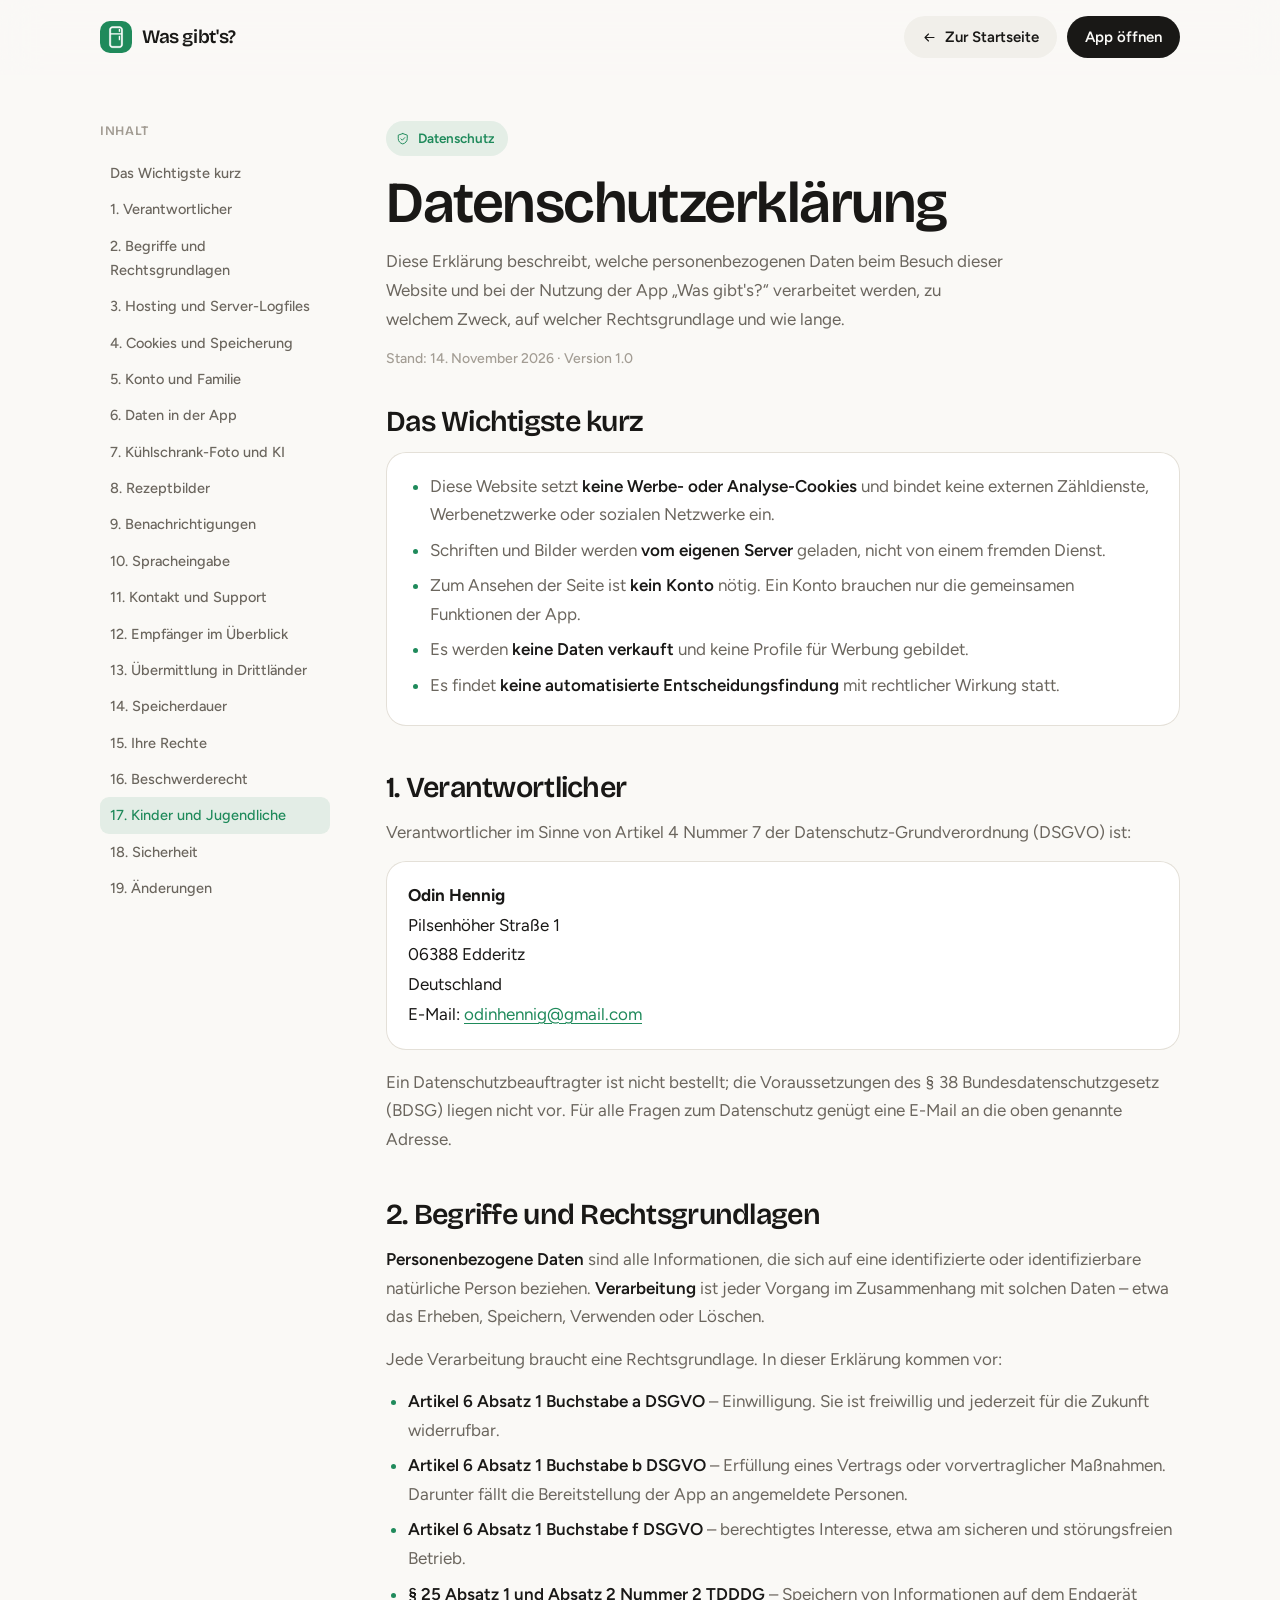
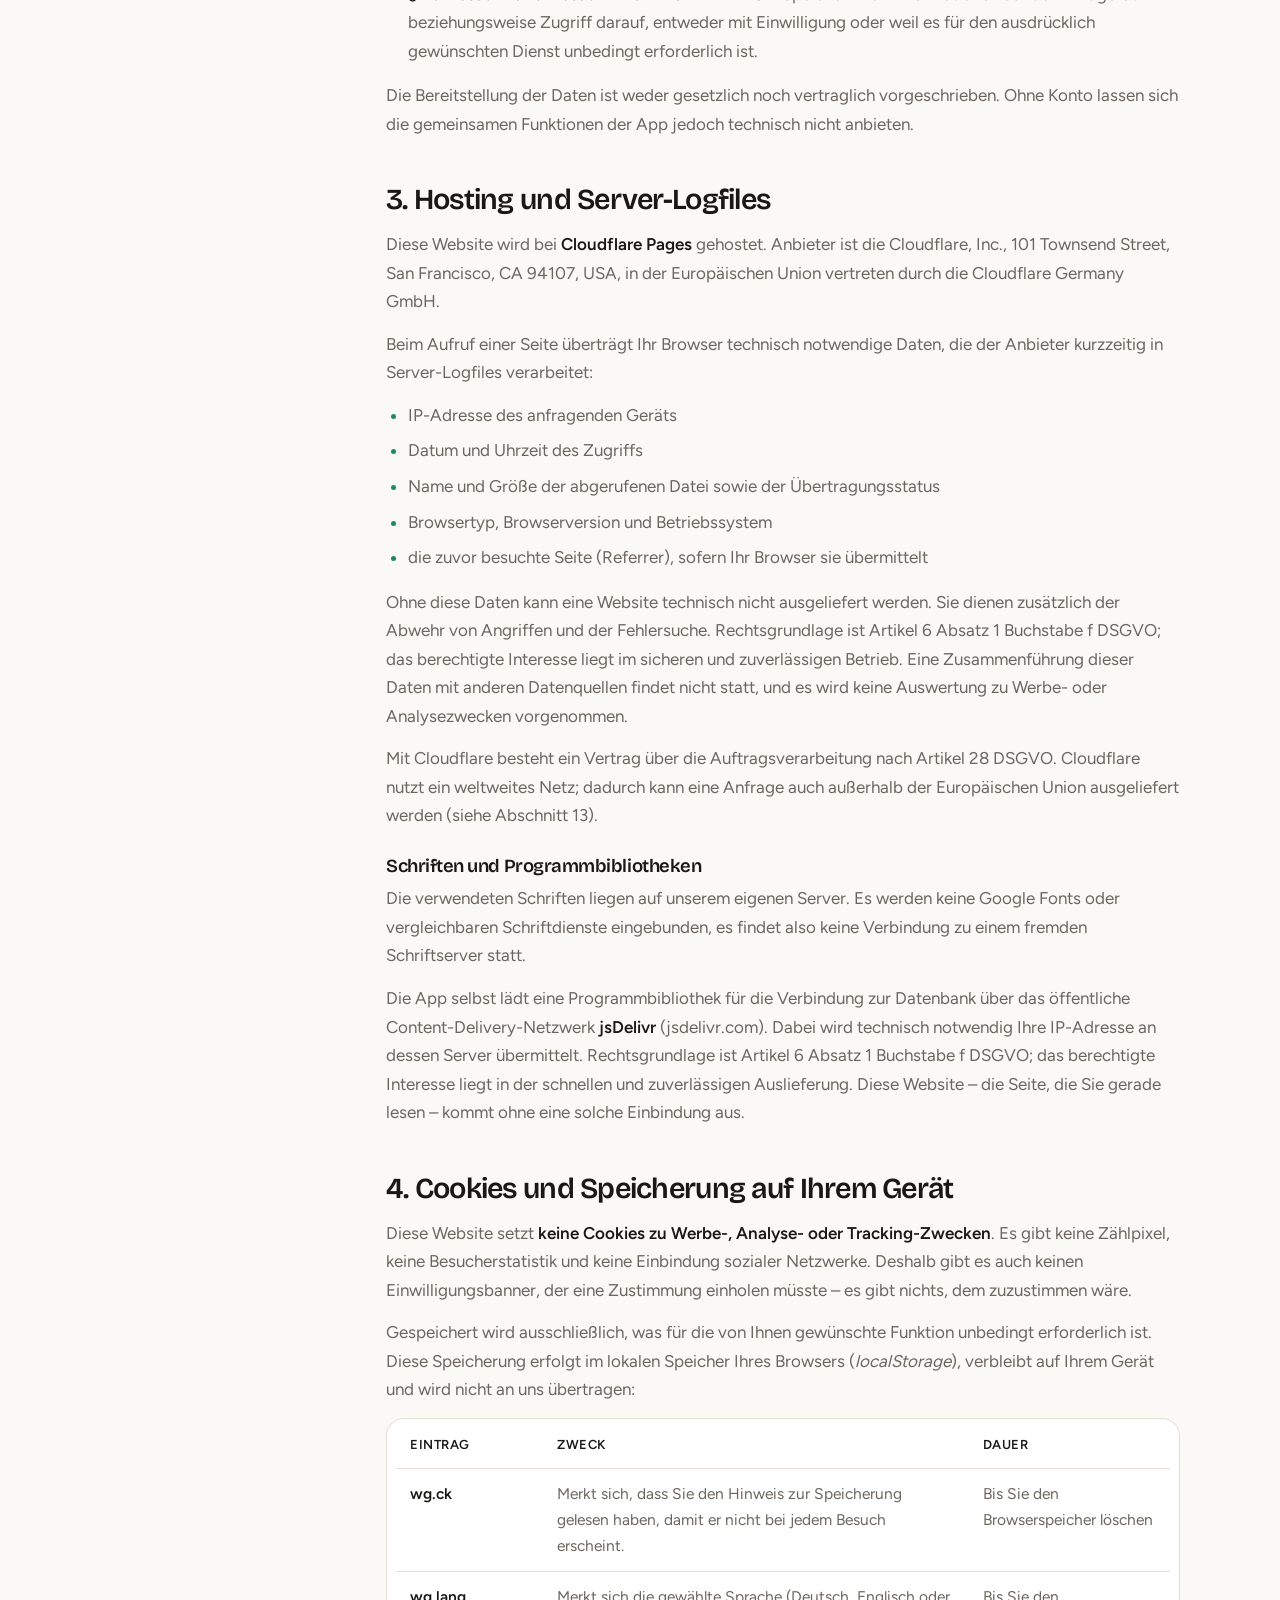
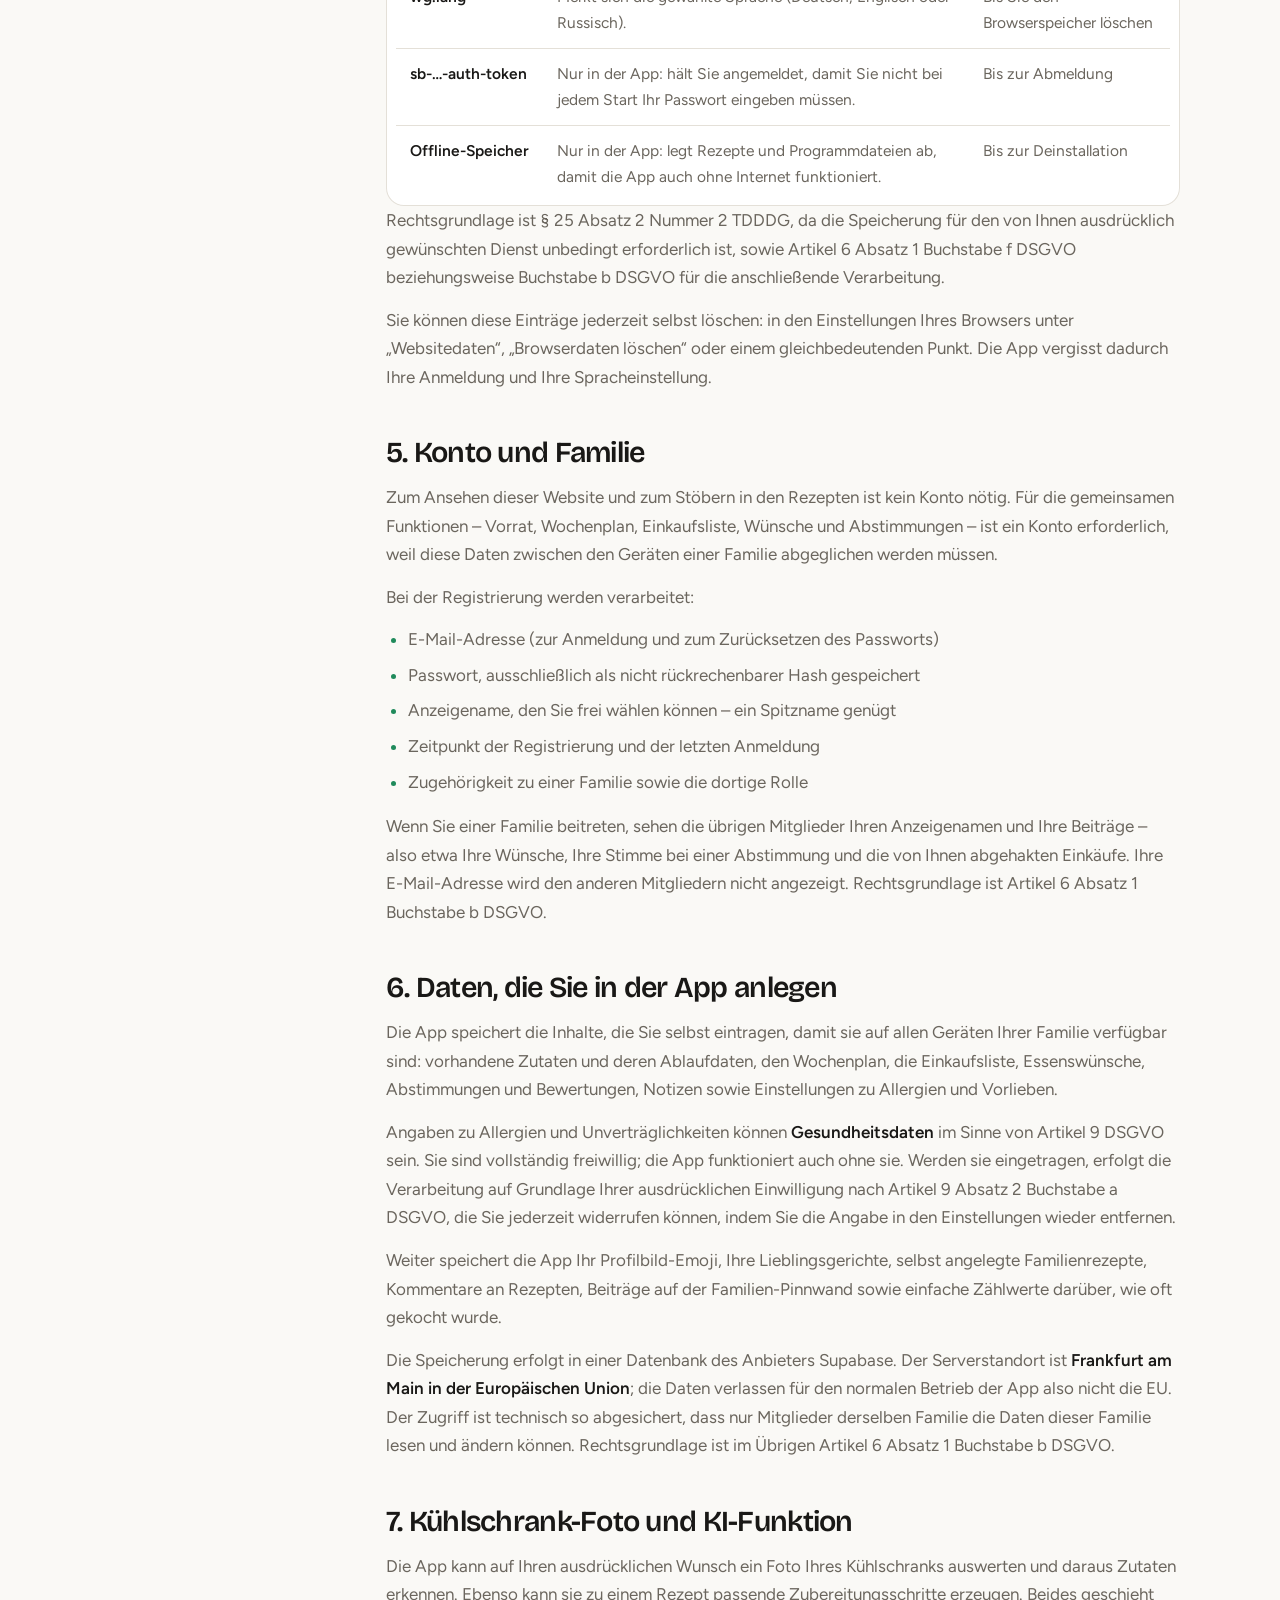
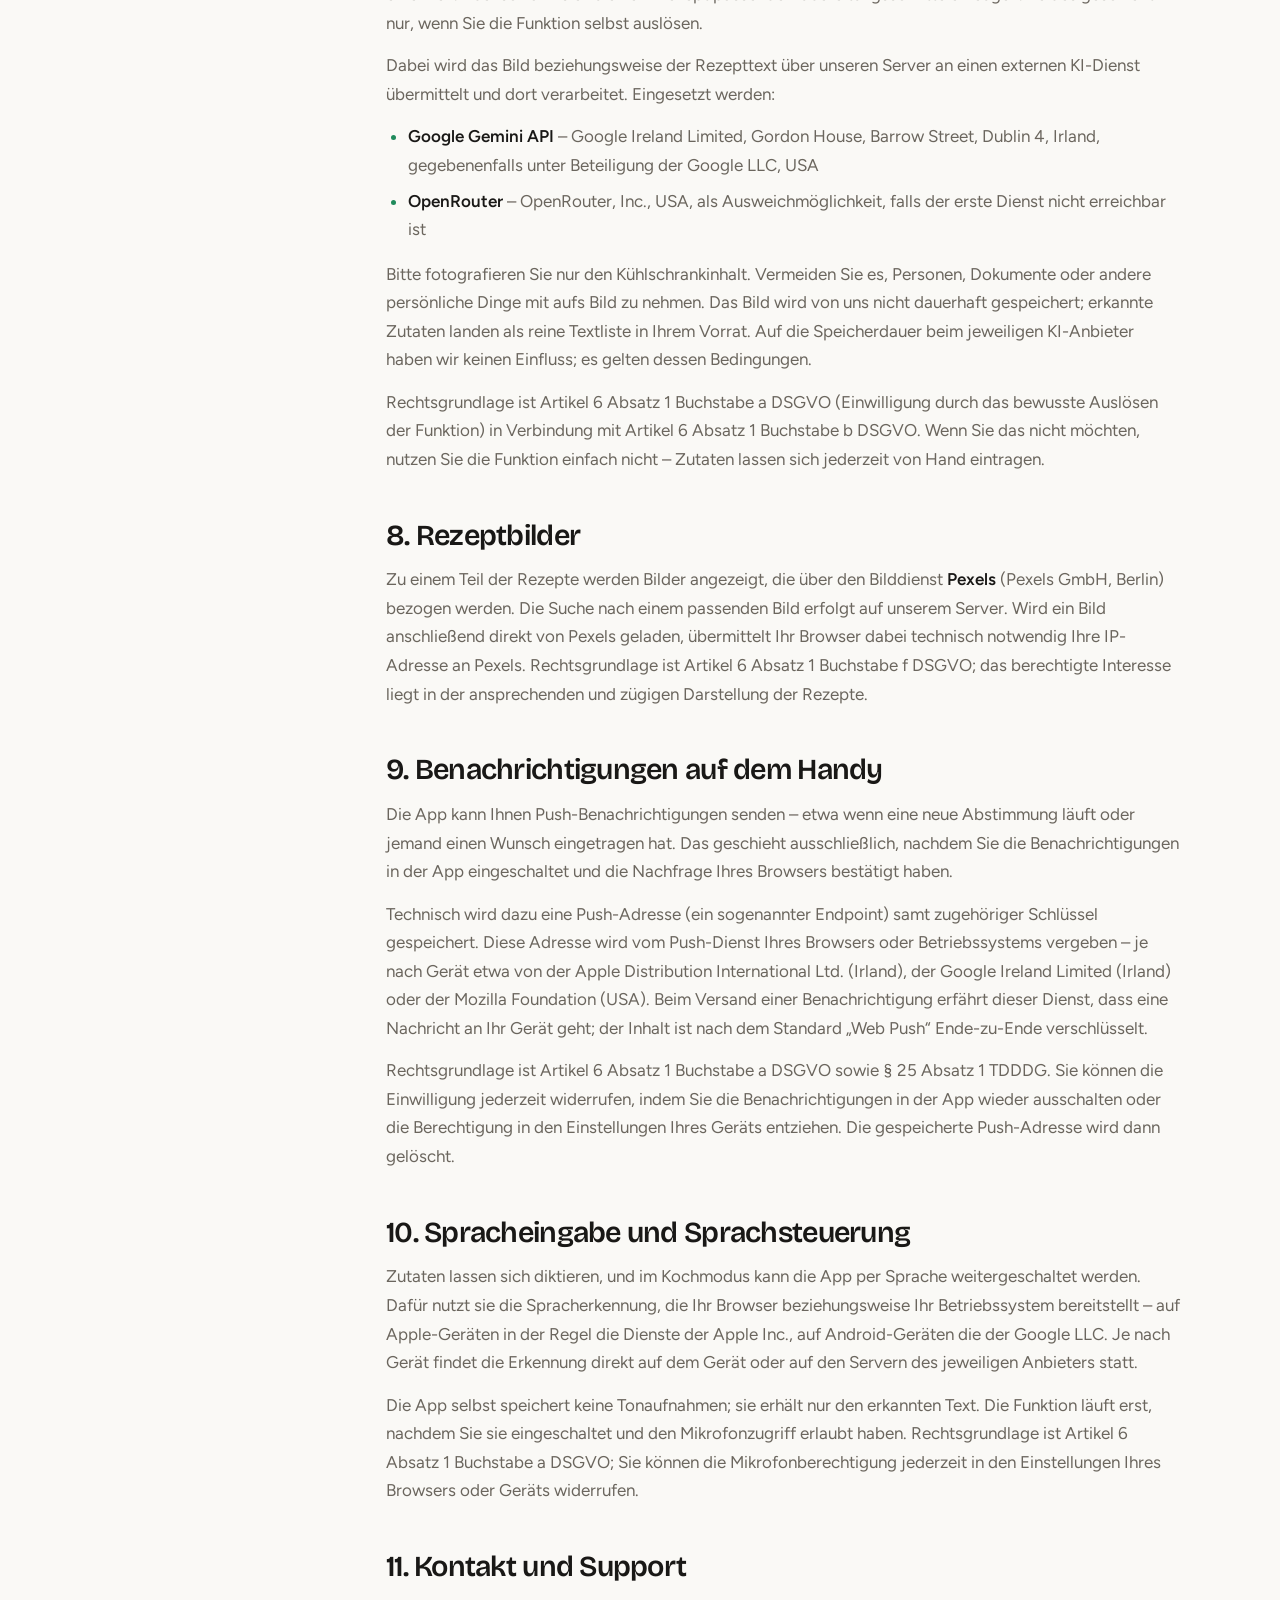
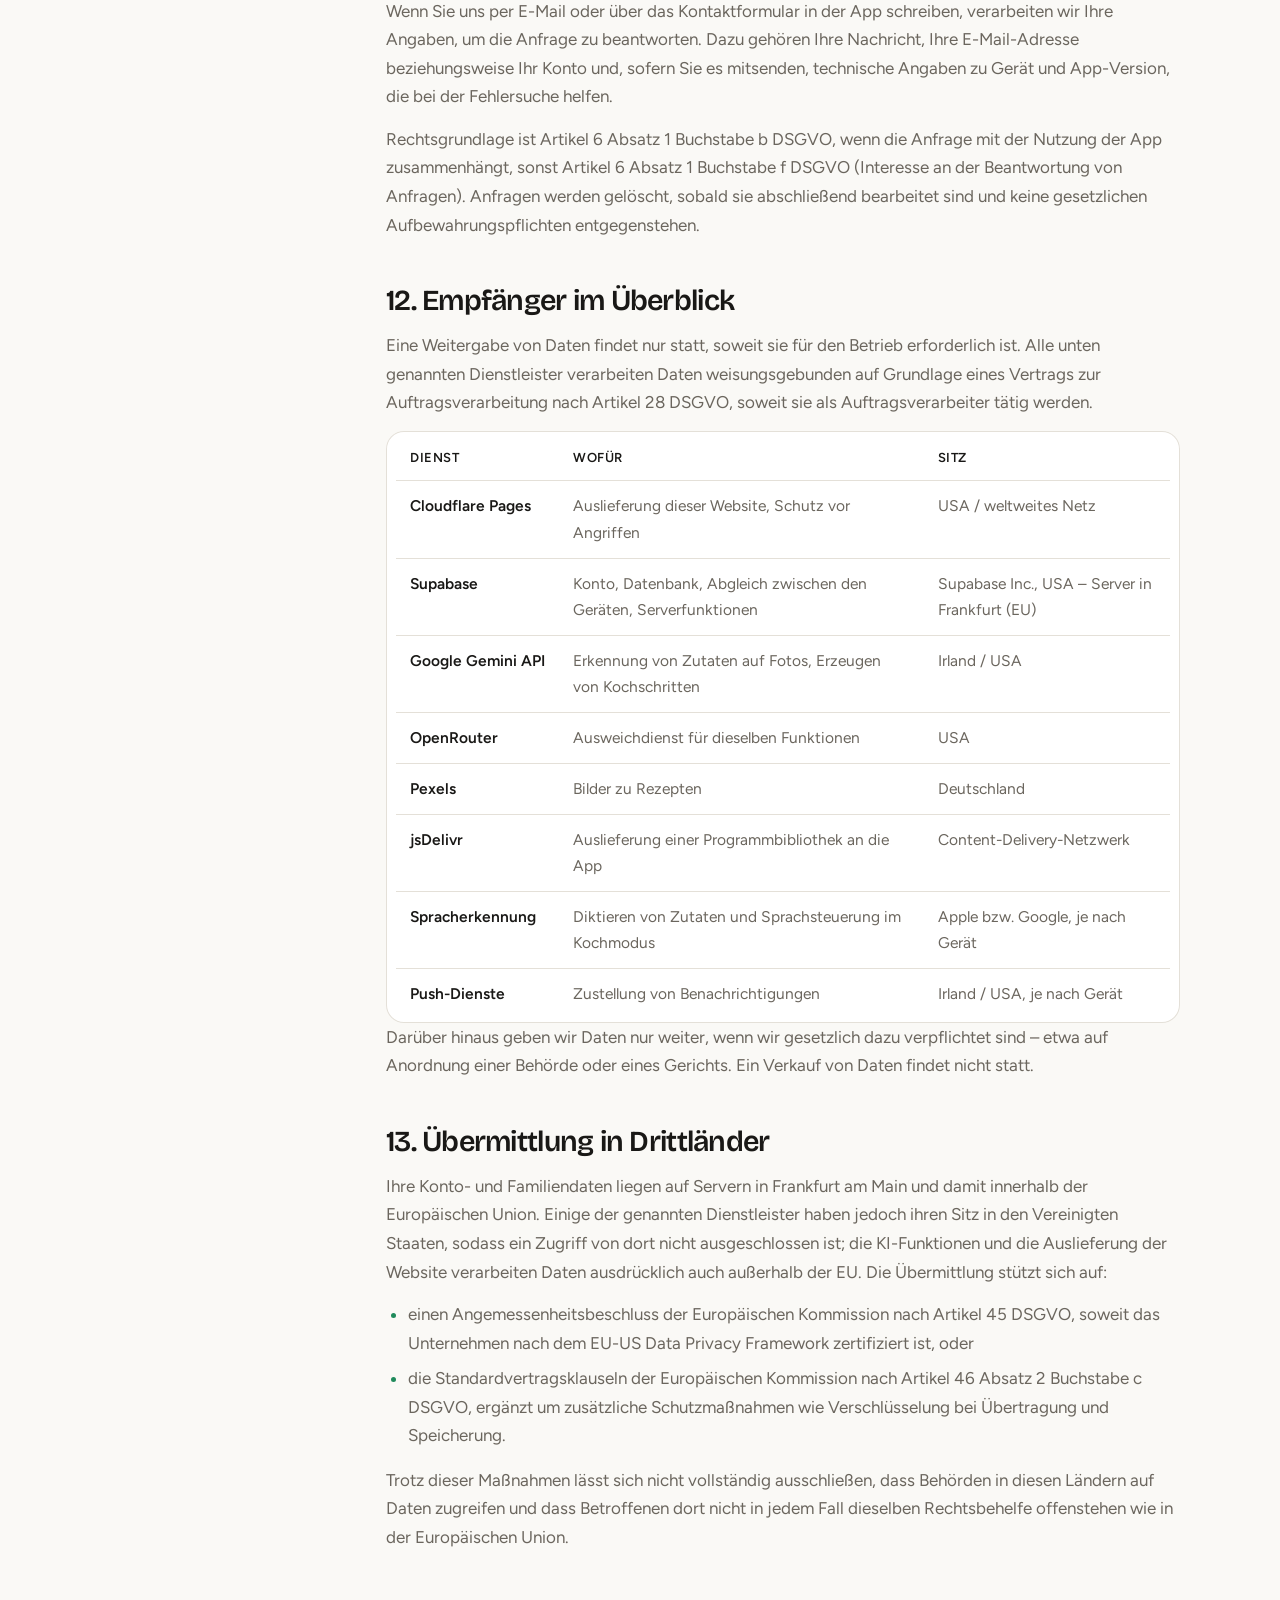
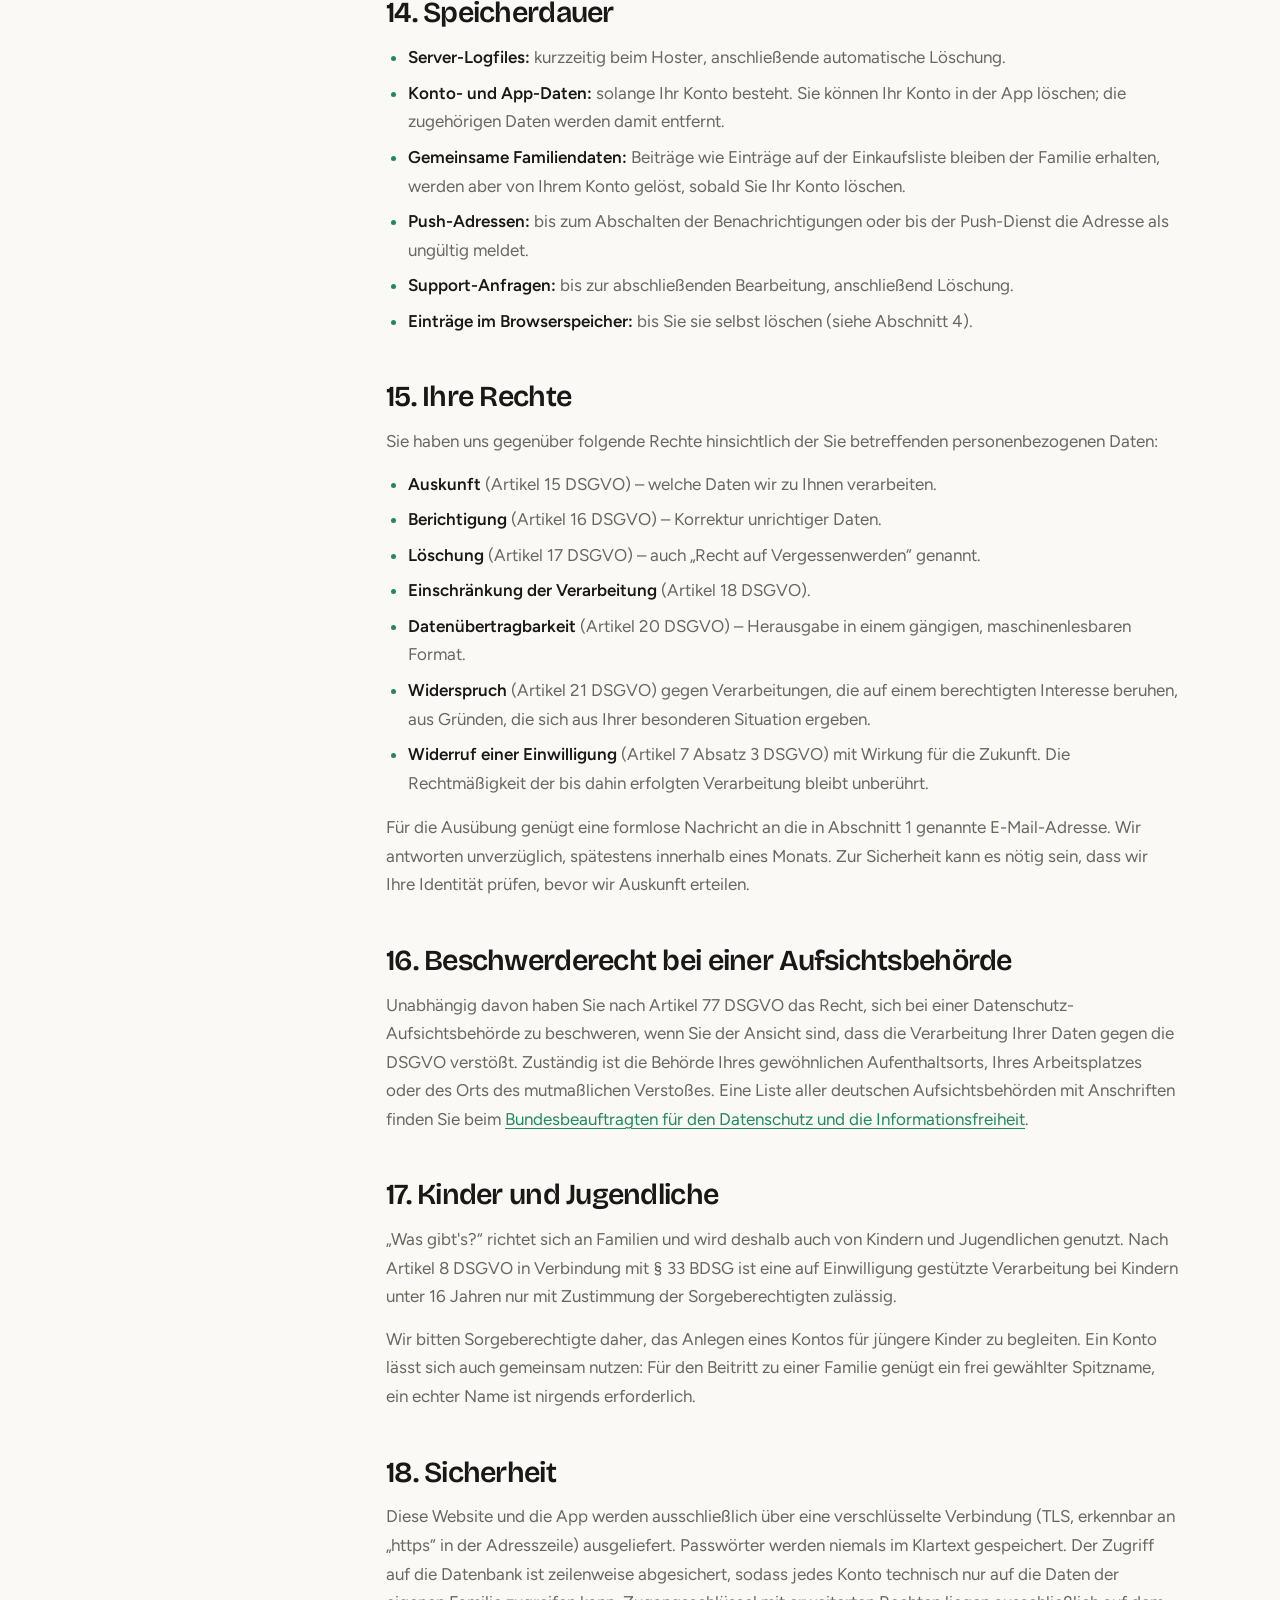
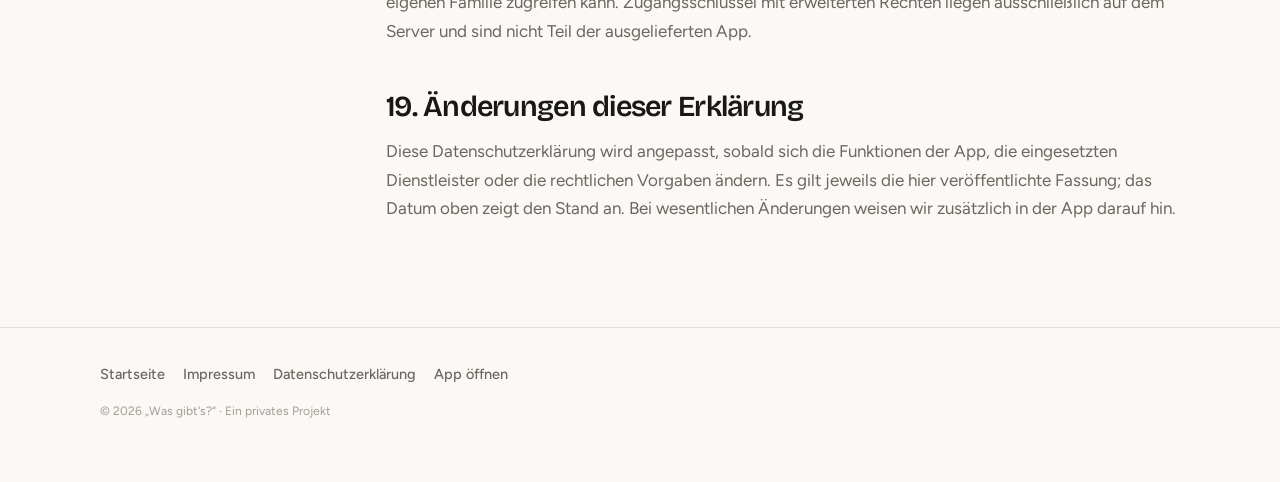
<file: willkommen/datenschutz.html>
<!doctype html>
<html lang="de">
<head>
<meta charset="utf-8">
<meta name="viewport" content="width=device-width, initial-scale=1, viewport-fit=cover">
<title>Datenschutzerklärung – Was gibt's?</title>
<meta name="description" content="Welche Daten „Was gibt's?“ verarbeitet, warum, auf welcher Rechtsgrundlage und wie lange – vollständig und verständlich erklärt.">
<meta name="robots" content="index, follow">
<meta name="theme-color" content="#FAF9F6" media="(prefers-color-scheme: light)">
<meta name="theme-color" content="#101211" media="(prefers-color-scheme: dark)">
<link rel="icon" href="../icon.svg">
<link rel="apple-touch-icon" href="../icon-192.png">
<link rel="stylesheet" href="legal.css">
</head>
<body>
<svg width="0" height="0" aria-hidden="true" style="position:absolute"><defs>
<symbol id="u-arrow-l" viewBox="0 0 24 24" fill="none" stroke="currentColor" stroke-width="1.8" stroke-linecap="round" stroke-linejoin="round"><path d="M19.2 12H4.8M10.4 6.4 4.8 12l5.6 5.6"/></symbol>
<symbol id="u-shield" viewBox="0 0 24 24" fill="none" stroke="currentColor" stroke-width="1.7" stroke-linecap="round" stroke-linejoin="round"><path d="M12 2.8 20 5.6v6.2c0 4.6-3.2 8.2-8 9.4-4.8-1.2-8-4.8-8-9.4V5.6L12 2.8Z"/><path d="M8.8 12.2 11.2 14.6 15.6 10"/></symbol>
<symbol id="u-warn" viewBox="0 0 24 24" fill="none" stroke="currentColor" stroke-width="1.8" stroke-linecap="round" stroke-linejoin="round"><path d="M12 3.6 21.4 20H2.6L12 3.6Z"/><path d="M12 9.8v4.4M12 17.4h.01" stroke-width="2.2"/></symbol>
</defs></svg>

<header id="hd"><div class="wrap"><div class="bar">
  <a class="brand" href="./"><img src="../icon-192.png" alt="" width="32" height="32">Was gibt's?</a>
  <a class="btn" href="./"><svg class="ic"><use href="#u-arrow-l"/></svg>Zur Startseite</a>
  <a class="btn btn-main" href="../">App öffnen</a>
</div></div></header>

<div class="wrap doc">
  <aside class="toc" aria-label="Inhalt">
    <b>Inhalt</b>
    <div>
      <a href="#kurz">Das Wichtigste kurz</a>
      <a href="#verantwortlich">1. Verantwortlicher</a>
      <a href="#begriffe">2. Begriffe und Rechtsgrundlagen</a>
      <a href="#hosting">3. Hosting und Server-Logfiles</a>
      <a href="#cookies">4. Cookies und Speicherung</a>
      <a href="#konto">5. Konto und Familie</a>
      <a href="#inhalte">6. Daten in der App</a>
      <a href="#foto">7. Kühlschrank-Foto und KI</a>
      <a href="#bilder">8. Rezeptbilder</a>
      <a href="#push">9. Benachrichtigungen</a>
      <a href="#sprache">10. Spracheingabe</a>
      <a href="#support">11. Kontakt und Support</a>
      <a href="#empfaenger">12. Empfänger im Überblick</a>
      <a href="#drittland">13. Übermittlung in Drittländer</a>
      <a href="#dauer">14. Speicherdauer</a>
      <a href="#rechte">15. Ihre Rechte</a>
      <a href="#beschwerde">16. Beschwerderecht</a>
      <a href="#kinder">17. Kinder und Jugendliche</a>
      <a href="#sicherheit">18. Sicherheit</a>
      <a href="#aenderungen">19. Änderungen</a>
    </div>
  </aside>

  <main>
    <div class="lead-h">
      <span class="kick"><svg class="ic"><use href="#u-shield"/></svg>Datenschutz</span>
      <h1>Datenschutzerklärung</h1>
      <p>Diese Erklärung beschreibt, welche personenbezogenen Daten beim Besuch dieser Website und bei der Nutzung der App „Was gibt's?“ verarbeitet werden, zu welchem Zweck, auf welcher Rechtsgrundlage und wie lange.</p>
      <span class="stand">Stand: 14. November 2026 · Version 1.0</span>
    </div>


    <h2 id="kurz">Das Wichtigste kurz</h2>
    <div class="box">
      <ul style="margin:0">
        <li>Diese Website setzt <strong>keine Werbe- oder Analyse-Cookies</strong> und bindet keine externen Zähldienste, Werbenetzwerke oder sozialen Netzwerke ein.</li>
        <li>Schriften und Bilder werden <strong>vom eigenen Server</strong> geladen, nicht von einem fremden Dienst.</li>
        <li>Zum Ansehen der Seite ist <strong>kein Konto</strong> nötig. Ein Konto brauchen nur die gemeinsamen Funktionen der App.</li>
        <li>Es werden <strong>keine Daten verkauft</strong> und keine Profile für Werbung gebildet.</li>
        <li>Es findet <strong>keine automatisierte Entscheidungsfindung</strong> mit rechtlicher Wirkung statt.</li>
      </ul>
    </div>

    <h2 id="verantwortlich">1. Verantwortlicher</h2>
    <p>Verantwortlicher im Sinne von Artikel 4 Nummer 7 der Datenschutz-Grundverordnung (DSGVO) ist:</p>
    <div class="box">
      <address class="addr">
        <strong>Odin Hennig</strong><br>
        Pilsenhöher Straße 1<br>
        06388 Edderitz<br>
        Deutschland<br>
        E-Mail: <a href="mailto:odinhennig@gmail.com">odinhennig@gmail.com</a>
      </address>
    </div>
    <p>Ein Datenschutzbeauftragter ist nicht bestellt; die Voraussetzungen des § 38 Bundesdatenschutzgesetz (BDSG) liegen nicht vor. Für alle Fragen zum Datenschutz genügt eine E-Mail an die oben genannte Adresse.</p>

    <h2 id="begriffe">2. Begriffe und Rechtsgrundlagen</h2>
    <p><strong>Personenbezogene Daten</strong> sind alle Informationen, die sich auf eine identifizierte oder identifizierbare natürliche Person beziehen. <strong>Verarbeitung</strong> ist jeder Vorgang im Zusammenhang mit solchen Daten – etwa das Erheben, Speichern, Verwenden oder Löschen.</p>
    <p>Jede Verarbeitung braucht eine Rechtsgrundlage. In dieser Erklärung kommen vor:</p>
    <ul>
      <li><strong>Artikel 6 Absatz 1 Buchstabe a DSGVO</strong> – Einwilligung. Sie ist freiwillig und jederzeit für die Zukunft widerrufbar.</li>
      <li><strong>Artikel 6 Absatz 1 Buchstabe b DSGVO</strong> – Erfüllung eines Vertrags oder vorvertraglicher Maßnahmen. Darunter fällt die Bereitstellung der App an angemeldete Personen.</li>
      <li><strong>Artikel 6 Absatz 1 Buchstabe f DSGVO</strong> – berechtigtes Interesse, etwa am sicheren und störungsfreien Betrieb.</li>
      <li><strong>§ 25 Absatz 1 und Absatz 2 Nummer 2 TDDDG</strong> – Speichern von Informationen auf dem Endgerät beziehungsweise Zugriff darauf, entweder mit Einwilligung oder weil es für den ausdrücklich gewünschten Dienst unbedingt erforderlich ist.</li>
    </ul>
    <p>Die Bereitstellung der Daten ist weder gesetzlich noch vertraglich vorgeschrieben. Ohne Konto lassen sich die gemeinsamen Funktionen der App jedoch technisch nicht anbieten.</p>

    <h2 id="hosting">3. Hosting und Server-Logfiles</h2>
    <p>Diese Website wird bei <strong>Cloudflare Pages</strong> gehostet. Anbieter ist die Cloudflare, Inc., 101 Townsend Street, San Francisco, CA 94107, USA, in der Europäischen Union vertreten durch die Cloudflare Germany GmbH.</p>
    <p>Beim Aufruf einer Seite überträgt Ihr Browser technisch notwendige Daten, die der Anbieter kurzzeitig in Server-Logfiles verarbeitet:</p>
    <ul>
      <li>IP-Adresse des anfragenden Geräts</li>
      <li>Datum und Uhrzeit des Zugriffs</li>
      <li>Name und Größe der abgerufenen Datei sowie der Übertragungsstatus</li>
      <li>Browsertyp, Browserversion und Betriebssystem</li>
      <li>die zuvor besuchte Seite (Referrer), sofern Ihr Browser sie übermittelt</li>
    </ul>
    <p>Ohne diese Daten kann eine Website technisch nicht ausgeliefert werden. Sie dienen zusätzlich der Abwehr von Angriffen und der Fehlersuche. Rechtsgrundlage ist Artikel 6 Absatz 1 Buchstabe f DSGVO; das berechtigte Interesse liegt im sicheren und zuverlässigen Betrieb. Eine Zusammenführung dieser Daten mit anderen Datenquellen findet nicht statt, und es wird keine Auswertung zu Werbe- oder Analysezwecken vorgenommen.</p>
    <p>Mit Cloudflare besteht ein Vertrag über die Auftragsverarbeitung nach Artikel 28 DSGVO. Cloudflare nutzt ein weltweites Netz; dadurch kann eine Anfrage auch außerhalb der Europäischen Union ausgeliefert werden (siehe Abschnitt 13).</p>
    <h3>Schriften und Programmbibliotheken</h3>
    <p>Die verwendeten Schriften liegen auf unserem eigenen Server. Es werden keine Google Fonts oder vergleichbaren Schriftdienste eingebunden, es findet also keine Verbindung zu einem fremden Schriftserver statt.</p>
    <p>Die App selbst lädt eine Programmbibliothek für die Verbindung zur Datenbank über das öffentliche Content-Delivery-Netzwerk <strong>jsDelivr</strong> (jsdelivr.com). Dabei wird technisch notwendig Ihre IP-Adresse an dessen Server übermittelt. Rechtsgrundlage ist Artikel 6 Absatz 1 Buchstabe f DSGVO; das berechtigte Interesse liegt in der schnellen und zuverlässigen Auslieferung. Diese Website – die Seite, die Sie gerade lesen – kommt ohne eine solche Einbindung aus.</p>

    <h2 id="cookies">4. Cookies und Speicherung auf Ihrem Gerät</h2>
    <p>Diese Website setzt <strong>keine Cookies zu Werbe-, Analyse- oder Tracking-Zwecken</strong>. Es gibt keine Zählpixel, keine Besucherstatistik und keine Einbindung sozialer Netzwerke. Deshalb gibt es auch keinen Einwilligungsbanner, der eine Zustimmung einholen müsste – es gibt nichts, dem zuzustimmen wäre.</p>
    <p>Gespeichert wird ausschließlich, was für die von Ihnen gewünschte Funktion unbedingt erforderlich ist. Diese Speicherung erfolgt im lokalen Speicher Ihres Browsers (<em>localStorage</em>), verbleibt auf Ihrem Gerät und wird nicht an uns übertragen:</p>
    <div class="tw"><table>
      <thead><tr><th>Eintrag</th><th>Zweck</th><th>Dauer</th></tr></thead>
      <tbody>
        <tr><td>wg.ck</td><td>Merkt sich, dass Sie den Hinweis zur Speicherung gelesen haben, damit er nicht bei jedem Besuch erscheint.</td><td>Bis Sie den Browserspeicher löschen</td></tr>
        <tr><td>wg.lang</td><td>Merkt sich die gewählte Sprache (Deutsch, Englisch oder Russisch).</td><td>Bis Sie den Browserspeicher löschen</td></tr>
        <tr><td>sb-…-auth-token</td><td>Nur in der App: hält Sie angemeldet, damit Sie nicht bei jedem Start Ihr Passwort eingeben müssen.</td><td>Bis zur Abmeldung</td></tr>
        <tr><td>Offline-Speicher</td><td>Nur in der App: legt Rezepte und Programmdateien ab, damit die App auch ohne Internet funktioniert.</td><td>Bis zur Deinstallation</td></tr>
      </tbody>
    </table></div>
    <p>Rechtsgrundlage ist § 25 Absatz 2 Nummer 2 TDDDG, da die Speicherung für den von Ihnen ausdrücklich gewünschten Dienst unbedingt erforderlich ist, sowie Artikel 6 Absatz 1 Buchstabe f DSGVO beziehungsweise Buchstabe b DSGVO für die anschließende Verarbeitung.</p>
    <p>Sie können diese Einträge jederzeit selbst löschen: in den Einstellungen Ihres Browsers unter „Websitedaten“, „Browserdaten löschen“ oder einem gleichbedeutenden Punkt. Die App vergisst dadurch Ihre Anmeldung und Ihre Spracheinstellung.</p>

    <h2 id="konto">5. Konto und Familie</h2>
    <p>Zum Ansehen dieser Website und zum Stöbern in den Rezepten ist kein Konto nötig. Für die gemeinsamen Funktionen – Vorrat, Wochenplan, Einkaufsliste, Wünsche und Abstimmungen – ist ein Konto erforderlich, weil diese Daten zwischen den Geräten einer Familie abgeglichen werden müssen.</p>
    <p>Bei der Registrierung werden verarbeitet:</p>
    <ul>
      <li>E-Mail-Adresse (zur Anmeldung und zum Zurücksetzen des Passworts)</li>
      <li>Passwort, ausschließlich als nicht rückrechenbarer Hash gespeichert</li>
      <li>Anzeigename, den Sie frei wählen können – ein Spitzname genügt</li>
      <li>Zeitpunkt der Registrierung und der letzten Anmeldung</li>
      <li>Zugehörigkeit zu einer Familie sowie die dortige Rolle</li>
    </ul>
    <p>Wenn Sie einer Familie beitreten, sehen die übrigen Mitglieder Ihren Anzeigenamen und Ihre Beiträge – also etwa Ihre Wünsche, Ihre Stimme bei einer Abstimmung und die von Ihnen abgehakten Einkäufe. Ihre E-Mail-Adresse wird den anderen Mitgliedern nicht angezeigt. Rechtsgrundlage ist Artikel 6 Absatz 1 Buchstabe b DSGVO.</p>

    <h2 id="inhalte">6. Daten, die Sie in der App anlegen</h2>
    <p>Die App speichert die Inhalte, die Sie selbst eintragen, damit sie auf allen Geräten Ihrer Familie verfügbar sind: vorhandene Zutaten und deren Ablaufdaten, den Wochenplan, die Einkaufsliste, Essenswünsche, Abstimmungen und Bewertungen, Notizen sowie Einstellungen zu Allergien und Vorlieben.</p>
    <p>Angaben zu Allergien und Unverträglichkeiten können <strong>Gesundheitsdaten</strong> im Sinne von Artikel 9 DSGVO sein. Sie sind vollständig freiwillig; die App funktioniert auch ohne sie. Werden sie eingetragen, erfolgt die Verarbeitung auf Grundlage Ihrer ausdrücklichen Einwilligung nach Artikel 9 Absatz 2 Buchstabe a DSGVO, die Sie jederzeit widerrufen können, indem Sie die Angabe in den Einstellungen wieder entfernen.</p>
    <p>Weiter speichert die App Ihr Profilbild-Emoji, Ihre Lieblingsgerichte, selbst angelegte Familienrezepte, Kommentare an Rezepten, Beiträge auf der Familien-Pinnwand sowie einfache Zählwerte darüber, wie oft gekocht wurde.</p>
    <p>Die Speicherung erfolgt in einer Datenbank des Anbieters Supabase. Der Serverstandort ist <strong>Frankfurt am Main in der Europäischen Union</strong>; die Daten verlassen für den normalen Betrieb der App also nicht die EU. Der Zugriff ist technisch so abgesichert, dass nur Mitglieder derselben Familie die Daten dieser Familie lesen und ändern können. Rechtsgrundlage ist im Übrigen Artikel 6 Absatz 1 Buchstabe b DSGVO.</p>

    <h2 id="foto">7. Kühlschrank-Foto und KI-Funktion</h2>
    <p>Die App kann auf Ihren ausdrücklichen Wunsch ein Foto Ihres Kühlschranks auswerten und daraus Zutaten erkennen. Ebenso kann sie zu einem Rezept passende Zubereitungsschritte erzeugen. Beides geschieht nur, wenn Sie die Funktion selbst auslösen.</p>
    <p>Dabei wird das Bild beziehungsweise der Rezepttext über unseren Server an einen externen KI-Dienst übermittelt und dort verarbeitet. Eingesetzt werden:</p>
    <ul>
      <li><strong>Google Gemini API</strong> – Google Ireland Limited, Gordon House, Barrow Street, Dublin 4, Irland, gegebenenfalls unter Beteiligung der Google LLC, USA</li>
      <li><strong>OpenRouter</strong> – OpenRouter, Inc., USA, als Ausweichmöglichkeit, falls der erste Dienst nicht erreichbar ist</li>
    </ul>
    <p>Bitte fotografieren Sie nur den Kühlschrankinhalt. Vermeiden Sie es, Personen, Dokumente oder andere persönliche Dinge mit aufs Bild zu nehmen. Das Bild wird von uns nicht dauerhaft gespeichert; erkannte Zutaten landen als reine Textliste in Ihrem Vorrat. Auf die Speicherdauer beim jeweiligen KI-Anbieter haben wir keinen Einfluss; es gelten dessen Bedingungen.</p>
    <p>Rechtsgrundlage ist Artikel 6 Absatz 1 Buchstabe a DSGVO (Einwilligung durch das bewusste Auslösen der Funktion) in Verbindung mit Artikel 6 Absatz 1 Buchstabe b DSGVO. Wenn Sie das nicht möchten, nutzen Sie die Funktion einfach nicht – Zutaten lassen sich jederzeit von Hand eintragen.</p>

    <h2 id="bilder">8. Rezeptbilder</h2>
    <p>Zu einem Teil der Rezepte werden Bilder angezeigt, die über den Bilddienst <strong>Pexels</strong> (Pexels GmbH, Berlin) bezogen werden. Die Suche nach einem passenden Bild erfolgt auf unserem Server. Wird ein Bild anschließend direkt von Pexels geladen, übermittelt Ihr Browser dabei technisch notwendig Ihre IP-Adresse an Pexels. Rechtsgrundlage ist Artikel 6 Absatz 1 Buchstabe f DSGVO; das berechtigte Interesse liegt in der ansprechenden und zügigen Darstellung der Rezepte.</p>

    <h2 id="push">9. Benachrichtigungen auf dem Handy</h2>
    <p>Die App kann Ihnen Push-Benachrichtigungen senden – etwa wenn eine neue Abstimmung läuft oder jemand einen Wunsch eingetragen hat. Das geschieht ausschließlich, nachdem Sie die Benachrichtigungen in der App eingeschaltet und die Nachfrage Ihres Browsers bestätigt haben.</p>
    <p>Technisch wird dazu eine Push-Adresse (ein sogenannter Endpoint) samt zugehöriger Schlüssel gespeichert. Diese Adresse wird vom Push-Dienst Ihres Browsers oder Betriebssystems vergeben – je nach Gerät etwa von der Apple Distribution International Ltd. (Irland), der Google Ireland Limited (Irland) oder der Mozilla Foundation (USA). Beim Versand einer Benachrichtigung erfährt dieser Dienst, dass eine Nachricht an Ihr Gerät geht; der Inhalt ist nach dem Standard „Web Push“ Ende-zu-Ende verschlüsselt.</p>
    <p>Rechtsgrundlage ist Artikel 6 Absatz 1 Buchstabe a DSGVO sowie § 25 Absatz 1 TDDDG. Sie können die Einwilligung jederzeit widerrufen, indem Sie die Benachrichtigungen in der App wieder ausschalten oder die Berechtigung in den Einstellungen Ihres Geräts entziehen. Die gespeicherte Push-Adresse wird dann gelöscht.</p>

    <h2 id="sprache">10. Spracheingabe und Sprachsteuerung</h2>
    <p>Zutaten lassen sich diktieren, und im Kochmodus kann die App per Sprache weitergeschaltet werden. Dafür nutzt sie die Spracherkennung, die Ihr Browser beziehungsweise Ihr Betriebssystem bereitstellt – auf Apple-Geräten in der Regel die Dienste der Apple Inc., auf Android-Geräten die der Google LLC. Je nach Gerät findet die Erkennung direkt auf dem Gerät oder auf den Servern des jeweiligen Anbieters statt.</p>
    <p>Die App selbst speichert keine Tonaufnahmen; sie erhält nur den erkannten Text. Die Funktion läuft erst, nachdem Sie sie eingeschaltet und den Mikrofonzugriff erlaubt haben. Rechtsgrundlage ist Artikel 6 Absatz 1 Buchstabe a DSGVO; Sie können die Mikrofonberechtigung jederzeit in den Einstellungen Ihres Browsers oder Geräts widerrufen.</p>

    <h2 id="support">11. Kontakt und Support</h2>
    <p>Wenn Sie uns per E-Mail oder über das Kontaktformular in der App schreiben, verarbeiten wir Ihre Angaben, um die Anfrage zu beantworten. Dazu gehören Ihre Nachricht, Ihre E-Mail-Adresse beziehungsweise Ihr Konto und, sofern Sie es mitsenden, technische Angaben zu Gerät und App-Version, die bei der Fehlersuche helfen.</p>
    <p>Rechtsgrundlage ist Artikel 6 Absatz 1 Buchstabe b DSGVO, wenn die Anfrage mit der Nutzung der App zusammenhängt, sonst Artikel 6 Absatz 1 Buchstabe f DSGVO (Interesse an der Beantwortung von Anfragen). Anfragen werden gelöscht, sobald sie abschließend bearbeitet sind und keine gesetzlichen Aufbewahrungspflichten entgegenstehen.</p>

    <h2 id="empfaenger">12. Empfänger im Überblick</h2>
    <p>Eine Weitergabe von Daten findet nur statt, soweit sie für den Betrieb erforderlich ist. Alle unten genannten Dienstleister verarbeiten Daten weisungsgebunden auf Grundlage eines Vertrags zur Auftragsverarbeitung nach Artikel 28 DSGVO, soweit sie als Auftragsverarbeiter tätig werden.</p>
    <div class="tw"><table>
      <thead><tr><th>Dienst</th><th>Wofür</th><th>Sitz</th></tr></thead>
      <tbody>
        <tr><td>Cloudflare Pages</td><td>Auslieferung dieser Website, Schutz vor Angriffen</td><td>USA / weltweites Netz</td></tr>
        <tr><td>Supabase</td><td>Konto, Datenbank, Abgleich zwischen den Geräten, Serverfunktionen</td><td>Supabase Inc., USA – Server in Frankfurt (EU)</td></tr>
        <tr><td>Google Gemini API</td><td>Erkennung von Zutaten auf Fotos, Erzeugen von Kochschritten</td><td>Irland / USA</td></tr>
        <tr><td>OpenRouter</td><td>Ausweichdienst für dieselben Funktionen</td><td>USA</td></tr>
        <tr><td>Pexels</td><td>Bilder zu Rezepten</td><td>Deutschland</td></tr>
        <tr><td>jsDelivr</td><td>Auslieferung einer Programmbibliothek an die App</td><td>Content-Delivery-Netzwerk</td></tr>
        <tr><td>Spracherkennung</td><td>Diktieren von Zutaten und Sprachsteuerung im Kochmodus</td><td>Apple bzw. Google, je nach Gerät</td></tr>
        <tr><td>Push-Dienste</td><td>Zustellung von Benachrichtigungen</td><td>Irland / USA, je nach Gerät</td></tr>
      </tbody>
    </table></div>
    <p>Darüber hinaus geben wir Daten nur weiter, wenn wir gesetzlich dazu verpflichtet sind – etwa auf Anordnung einer Behörde oder eines Gerichts. Ein Verkauf von Daten findet nicht statt.</p>

    <h2 id="drittland">13. Übermittlung in Drittländer</h2>
    <p>Ihre Konto- und Familiendaten liegen auf Servern in Frankfurt am Main und damit innerhalb der Europäischen Union. Einige der genannten Dienstleister haben jedoch ihren Sitz in den Vereinigten Staaten, sodass ein Zugriff von dort nicht ausgeschlossen ist; die KI-Funktionen und die Auslieferung der Website verarbeiten Daten ausdrücklich auch außerhalb der EU. Die Übermittlung stützt sich auf:</p>
    <ul>
      <li>einen Angemessenheitsbeschluss der Europäischen Kommission nach Artikel 45 DSGVO, soweit das Unternehmen nach dem EU-US Data Privacy Framework zertifiziert ist, oder</li>
      <li>die Standardvertragsklauseln der Europäischen Kommission nach Artikel 46 Absatz 2 Buchstabe c DSGVO, ergänzt um zusätzliche Schutzmaßnahmen wie Verschlüsselung bei Übertragung und Speicherung.</li>
    </ul>
    <p>Trotz dieser Maßnahmen lässt sich nicht vollständig ausschließen, dass Behörden in diesen Ländern auf Daten zugreifen und dass Betroffenen dort nicht in jedem Fall dieselben Rechtsbehelfe offenstehen wie in der Europäischen Union.</p>

    <h2 id="dauer">14. Speicherdauer</h2>
    <ul>
      <li><strong>Server-Logfiles:</strong> kurzzeitig beim Hoster, anschließende automatische Löschung.</li>
      <li><strong>Konto- und App-Daten:</strong> solange Ihr Konto besteht. Sie können Ihr Konto in der App löschen; die zugehörigen Daten werden damit entfernt.</li>
      <li><strong>Gemeinsame Familiendaten:</strong> Beiträge wie Einträge auf der Einkaufsliste bleiben der Familie erhalten, werden aber von Ihrem Konto gelöst, sobald Sie Ihr Konto löschen.</li>
      <li><strong>Push-Adressen:</strong> bis zum Abschalten der Benachrichtigungen oder bis der Push-Dienst die Adresse als ungültig meldet.</li>
      <li><strong>Support-Anfragen:</strong> bis zur abschließenden Bearbeitung, anschließend Löschung.</li>
      <li><strong>Einträge im Browserspeicher:</strong> bis Sie sie selbst löschen (siehe Abschnitt 4).</li>
    </ul>

    <h2 id="rechte">15. Ihre Rechte</h2>
    <p>Sie haben uns gegenüber folgende Rechte hinsichtlich der Sie betreffenden personenbezogenen Daten:</p>
    <ul>
      <li><strong>Auskunft</strong> (Artikel 15 DSGVO) – welche Daten wir zu Ihnen verarbeiten.</li>
      <li><strong>Berichtigung</strong> (Artikel 16 DSGVO) – Korrektur unrichtiger Daten.</li>
      <li><strong>Löschung</strong> (Artikel 17 DSGVO) – auch „Recht auf Vergessenwerden“ genannt.</li>
      <li><strong>Einschränkung der Verarbeitung</strong> (Artikel 18 DSGVO).</li>
      <li><strong>Datenübertragbarkeit</strong> (Artikel 20 DSGVO) – Herausgabe in einem gängigen, maschinenlesbaren Format.</li>
      <li><strong>Widerspruch</strong> (Artikel 21 DSGVO) gegen Verarbeitungen, die auf einem berechtigten Interesse beruhen, aus Gründen, die sich aus Ihrer besonderen Situation ergeben.</li>
      <li><strong>Widerruf einer Einwilligung</strong> (Artikel 7 Absatz 3 DSGVO) mit Wirkung für die Zukunft. Die Rechtmäßigkeit der bis dahin erfolgten Verarbeitung bleibt unberührt.</li>
    </ul>
    <p>Für die Ausübung genügt eine formlose Nachricht an die in Abschnitt 1 genannte E-Mail-Adresse. Wir antworten unverzüglich, spätestens innerhalb eines Monats. Zur Sicherheit kann es nötig sein, dass wir Ihre Identität prüfen, bevor wir Auskunft erteilen.</p>

    <h2 id="beschwerde">16. Beschwerderecht bei einer Aufsichtsbehörde</h2>
    <p>Unabhängig davon haben Sie nach Artikel 77 DSGVO das Recht, sich bei einer Datenschutz-Aufsichtsbehörde zu beschweren, wenn Sie der Ansicht sind, dass die Verarbeitung Ihrer Daten gegen die DSGVO verstößt. Zuständig ist die Behörde Ihres gewöhnlichen Aufenthaltsorts, Ihres Arbeitsplatzes oder des Orts des mutmaßlichen Verstoßes. Eine Liste aller deutschen Aufsichtsbehörden mit Anschriften finden Sie beim <a href="https://www.bfdi.bund.de/DE/Service/Anschriften/Laender/Laender-node.html" target="_blank" rel="noopener">Bundesbeauftragten für den Datenschutz und die Informationsfreiheit</a>.</p>

    <h2 id="kinder">17. Kinder und Jugendliche</h2>
    <p>„Was gibt's?“ richtet sich an Familien und wird deshalb auch von Kindern und Jugendlichen genutzt. Nach Artikel 8 DSGVO in Verbindung mit § 33 BDSG ist eine auf Einwilligung gestützte Verarbeitung bei Kindern unter 16 Jahren nur mit Zustimmung der Sorgeberechtigten zulässig.</p>
    <p>Wir bitten Sorgeberechtigte daher, das Anlegen eines Kontos für jüngere Kinder zu begleiten. Ein Konto lässt sich auch gemeinsam nutzen: Für den Beitritt zu einer Familie genügt ein frei gewählter Spitzname, ein echter Name ist nirgends erforderlich.</p>

    <h2 id="sicherheit">18. Sicherheit</h2>
    <p>Diese Website und die App werden ausschließlich über eine verschlüsselte Verbindung (TLS, erkennbar an „https“ in der Adresszeile) ausgeliefert. Passwörter werden niemals im Klartext gespeichert. Der Zugriff auf die Datenbank ist zeilenweise abgesichert, sodass jedes Konto technisch nur auf die Daten der eigenen Familie zugreifen kann. Zugangsschlüssel mit erweiterten Rechten liegen ausschließlich auf dem Server und sind nicht Teil der ausgelieferten App.</p>

    <h2 id="aenderungen">19. Änderungen dieser Erklärung</h2>
    <p>Diese Datenschutzerklärung wird angepasst, sobald sich die Funktionen der App, die eingesetzten Dienstleister oder die rechtlichen Vorgaben ändern. Es gilt jeweils die hier veröffentlichte Fassung; das Datum oben zeigt den Stand an. Bei wesentlichen Änderungen weisen wir zusätzlich in der App darauf hin.</p>
  </main>
</div>

<footer><div class="wrap">
  <nav>
    <a href="./">Startseite</a><a href="impressum.html">Impressum</a><a href="datenschutz.html">Datenschutzerklärung</a><a href="../">App öffnen</a>
  </nav>
  <small>© <span id="yr">2026</span> „Was gibt's?“ · Ein privates Projekt</small>
</div></footer>

<script>
document.getElementById('yr').textContent = new Date().getFullYear();
const hd = document.getElementById('hd');
addEventListener('scroll', () => hd.classList.toggle('on', scrollY > 6), { passive:true });
const links = [...document.querySelectorAll('.toc a')];
const io = new IntersectionObserver(es => es.forEach(e => { if (!e.isIntersecting) return;
  links.forEach(a => a.classList.toggle('on', a.getAttribute('href') === '#' + e.target.id)); }),
  { rootMargin:'-14% 0px -72% 0px' });
document.querySelectorAll('main h2[id]').forEach(h => io.observe(h));
</script>
</body>
</html>
</file>
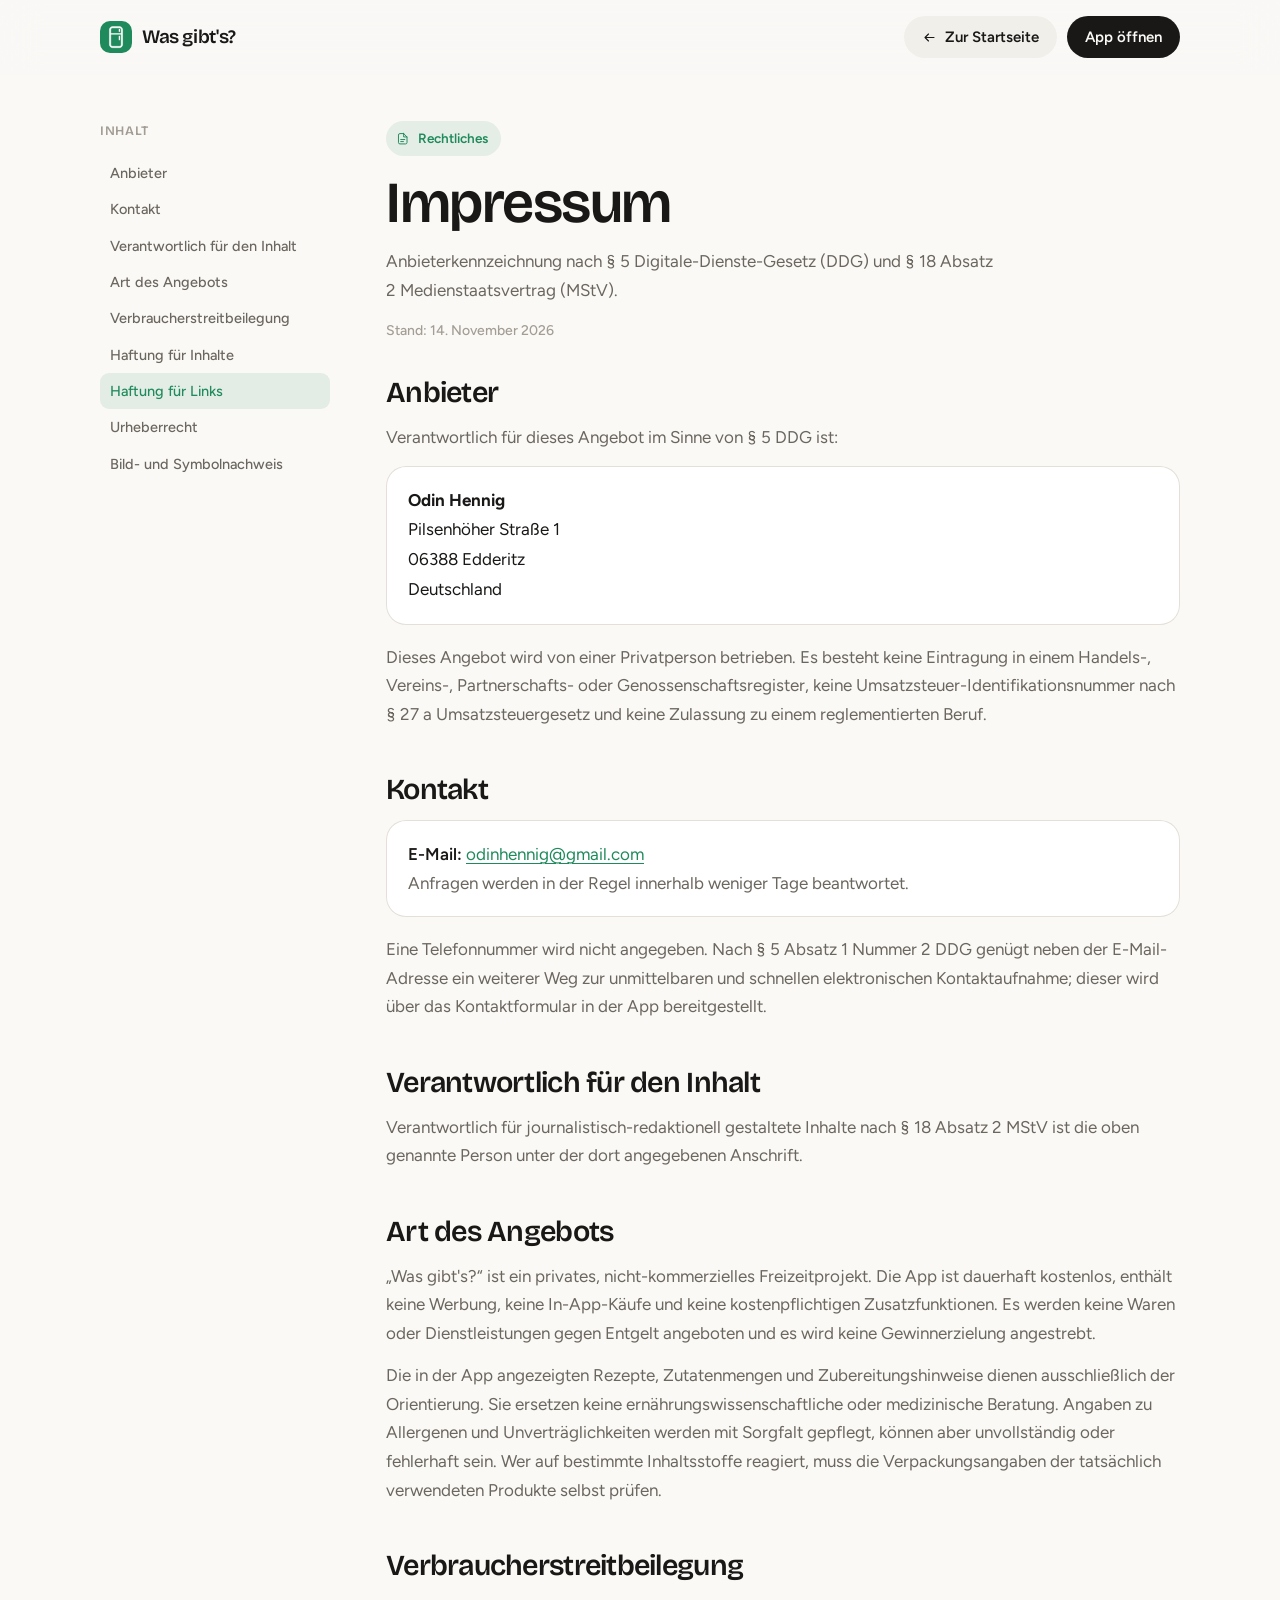
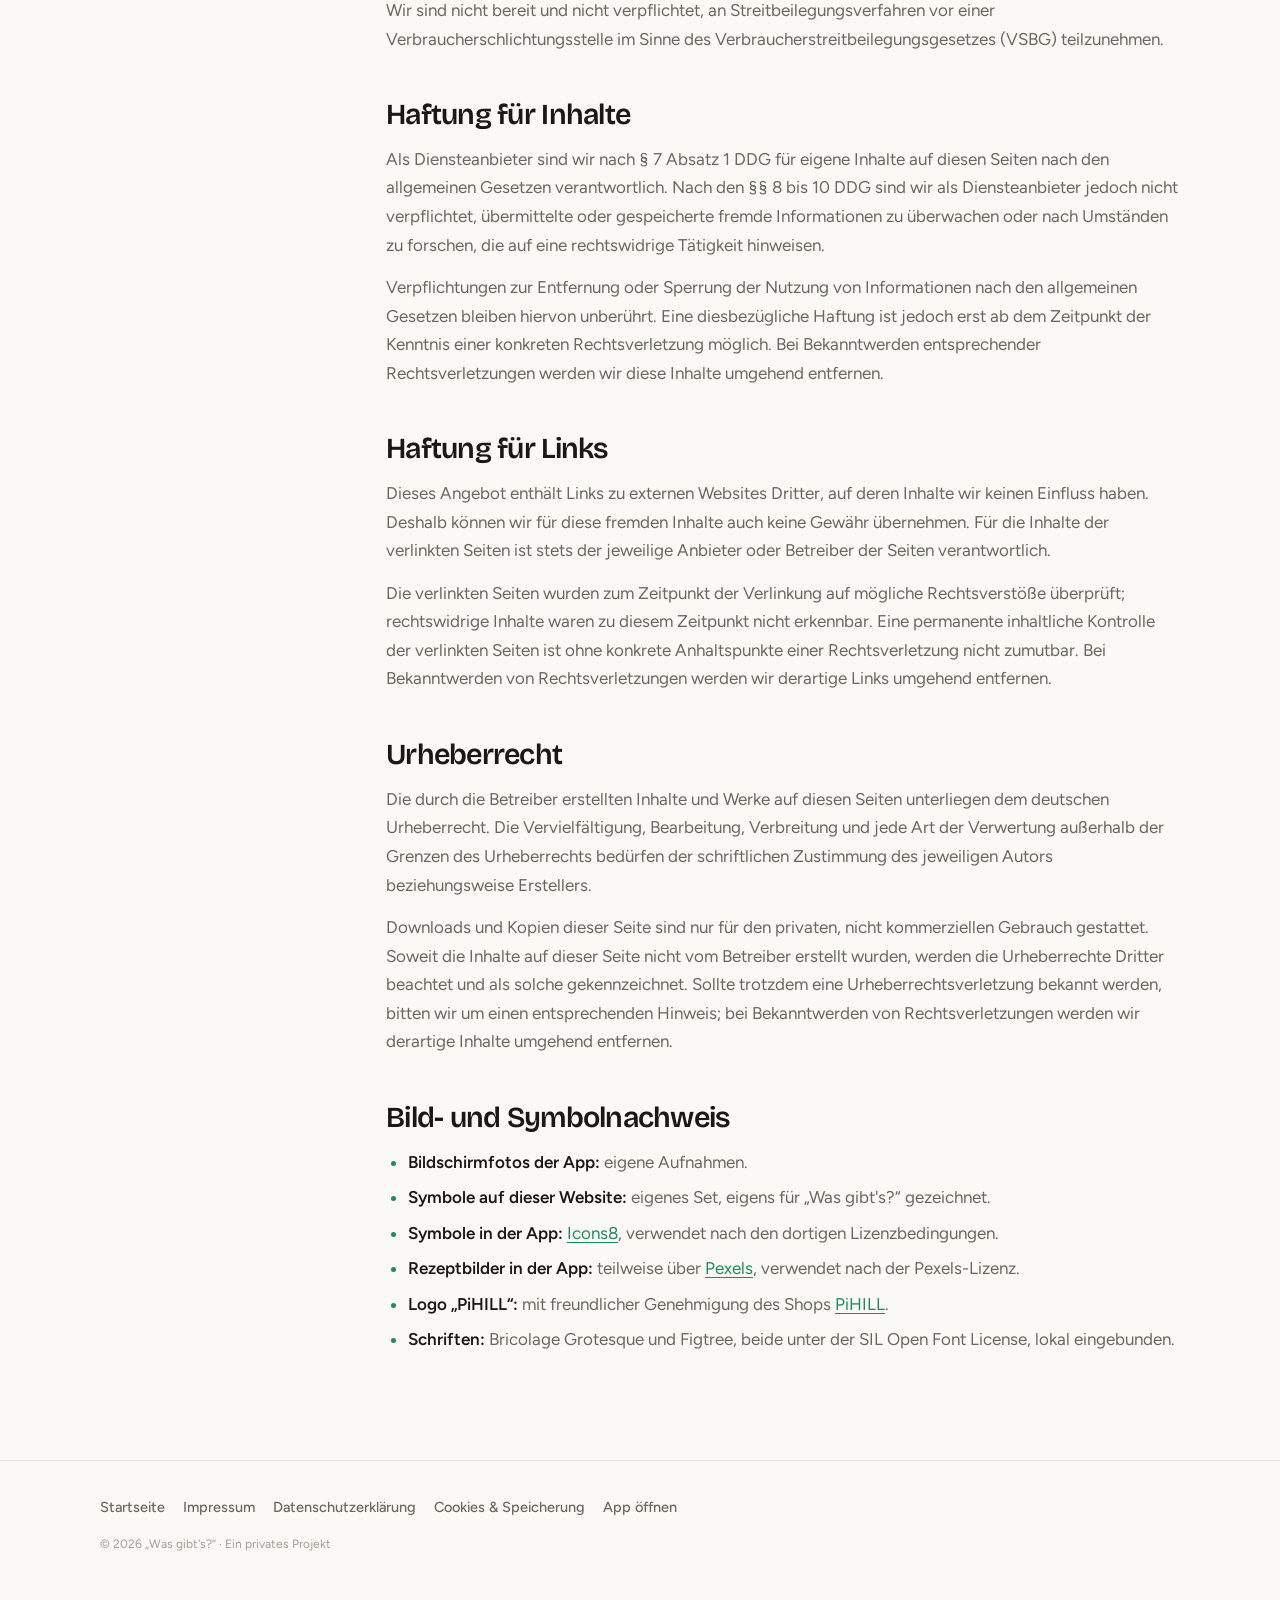
<file: willkommen/impressum.html>
<!doctype html>
<html lang="de">
<head>
<meta charset="utf-8">
<meta name="viewport" content="width=device-width, initial-scale=1, viewport-fit=cover">
<title>Impressum – Was gibt's?</title>
<meta name="description" content="Impressum und Anbieterkennzeichnung für „Was gibt's?“ – die Koch-App für die ganze Familie.">
<meta name="robots" content="index, follow">
<meta name="theme-color" content="#FAF9F6" media="(prefers-color-scheme: light)">
<meta name="theme-color" content="#101211" media="(prefers-color-scheme: dark)">
<link rel="icon" href="../icon.svg">
<link rel="apple-touch-icon" href="../icon-192.png">
<link rel="stylesheet" href="legal.css">
</head>
<body>
<svg width="0" height="0" aria-hidden="true" style="position:absolute"><defs>
<symbol id="u-arrow-l" viewBox="0 0 24 24" fill="none" stroke="currentColor" stroke-width="1.8" stroke-linecap="round" stroke-linejoin="round"><path d="M19.2 12H4.8M10.4 6.4 4.8 12l5.6 5.6"/></symbol>
<symbol id="u-doc" viewBox="0 0 24 24" fill="none" stroke="currentColor" stroke-width="1.7" stroke-linecap="round" stroke-linejoin="round"><path d="M13.6 2.8H7a2.6 2.6 0 0 0-2.6 2.6v13.2A2.6 2.6 0 0 0 7 21.2h10a2.6 2.6 0 0 0 2.6-2.6V8.8l-6-6Z"/><path d="M13.6 2.8v6h6M8.4 13.4h7.2M8.4 17h4.8"/></symbol>
<symbol id="u-warn" viewBox="0 0 24 24" fill="none" stroke="currentColor" stroke-width="1.8" stroke-linecap="round" stroke-linejoin="round"><path d="M12 3.6 21.4 20H2.6L12 3.6Z"/><path d="M12 9.8v4.4M12 17.4h.01" stroke-width="2.2"/></symbol>
</defs></svg>

<header id="hd"><div class="wrap"><div class="bar">
  <a class="brand" href="./"><img src="../icon-192.png" alt="" width="32" height="32">Was gibt's?</a>
  <a class="btn" href="./"><svg class="ic"><use href="#u-arrow-l"/></svg>Zur Startseite</a>
  <a class="btn btn-main" href="../">App öffnen</a>
</div></div></header>

<div class="wrap doc">
  <aside class="toc" aria-label="Inhalt">
    <b>Inhalt</b>
    <div>
      <a href="#anbieter">Anbieter</a>
      <a href="#kontakt">Kontakt</a>
      <a href="#verantwortlich">Verantwortlich für den Inhalt</a>
      <a href="#art">Art des Angebots</a>
      <a href="#streit">Verbraucherstreitbeilegung</a>
      <a href="#haftung">Haftung für Inhalte</a>
      <a href="#links">Haftung für Links</a>
      <a href="#urheber">Urheberrecht</a>
      <a href="#bilder">Bild- und Symbolnachweis</a>
    </div>
  </aside>

  <main>
    <div class="lead-h">
      <span class="kick"><svg class="ic"><use href="#u-doc"/></svg>Rechtliches</span>
      <h1>Impressum</h1>
      <p>Anbieterkennzeichnung nach § 5 Digitale-Dienste-Gesetz (DDG) und § 18 Absatz 2 Medienstaatsvertrag (MStV).</p>
      <span class="stand">Stand: 14. November 2026</span>
    </div>


    <h2 id="anbieter">Anbieter</h2>
    <p>Verantwortlich für dieses Angebot im Sinne von § 5 DDG ist:</p>
    <div class="box">
      <address class="addr">
        <strong>Odin Hennig</strong><br>
        Pilsenhöher Straße 1<br>
        06388 Edderitz<br>
        Deutschland
      </address>
    </div>
    <p>Dieses Angebot wird von einer Privatperson betrieben. Es besteht keine Eintragung in einem Handels-, Vereins-, Partnerschafts- oder Genossenschaftsregister, keine Umsatzsteuer-Identifikationsnummer nach § 27 a Umsatzsteuergesetz und keine Zulassung zu einem reglementierten Beruf.</p>

    <h2 id="kontakt">Kontakt</h2>
    <div class="box">
      <p style="margin:0"><strong>E-Mail:</strong> <a href="mailto:odinhennig@gmail.com">odinhennig@gmail.com</a><br>
      Anfragen werden in der Regel innerhalb weniger Tage beantwortet.</p>
    </div>
    <p>Eine Telefonnummer wird nicht angegeben. Nach § 5 Absatz 1 Nummer 2 DDG genügt neben der E-Mail-Adresse ein weiterer Weg zur unmittelbaren und schnellen elektronischen Kontaktaufnahme; dieser wird über das Kontaktformular in der App bereitgestellt.</p>

    <h2 id="verantwortlich">Verantwortlich für den Inhalt</h2>
    <p>Verantwortlich für journalistisch-redaktionell gestaltete Inhalte nach § 18 Absatz 2 MStV ist die oben genannte Person unter der dort angegebenen Anschrift.</p>

    <h2 id="art">Art des Angebots</h2>
    <p>„Was gibt's?“ ist ein privates, nicht-kommerzielles Freizeitprojekt. Die App ist dauerhaft kostenlos, enthält keine Werbung, keine In-App-Käufe und keine kostenpflichtigen Zusatzfunktionen. Es werden keine Waren oder Dienstleistungen gegen Entgelt angeboten und es wird keine Gewinnerzielung angestrebt.</p>
    <p>Die in der App angezeigten Rezepte, Zutatenmengen und Zubereitungshinweise dienen ausschließlich der Orientierung. Sie ersetzen keine ernährungswissenschaftliche oder medizinische Beratung. Angaben zu Allergenen und Unverträglichkeiten werden mit Sorgfalt gepflegt, können aber unvollständig oder fehlerhaft sein. Wer auf bestimmte Inhaltsstoffe reagiert, muss die Verpackungsangaben der tatsächlich verwendeten Produkte selbst prüfen.</p>

    <h2 id="streit">Verbraucherstreitbeilegung</h2>
    <p>Wir sind nicht bereit und nicht verpflichtet, an Streitbeilegungsverfahren vor einer Verbraucherschlichtungsstelle im Sinne des Verbraucherstreitbeilegungsgesetzes (VSBG) teilzunehmen.</p>

    <h2 id="haftung">Haftung für Inhalte</h2>
    <p>Als Diensteanbieter sind wir nach § 7 Absatz 1 DDG für eigene Inhalte auf diesen Seiten nach den allgemeinen Gesetzen verantwortlich. Nach den §§ 8 bis 10 DDG sind wir als Diensteanbieter jedoch nicht verpflichtet, übermittelte oder gespeicherte fremde Informationen zu überwachen oder nach Umständen zu forschen, die auf eine rechtswidrige Tätigkeit hinweisen.</p>
    <p>Verpflichtungen zur Entfernung oder Sperrung der Nutzung von Informationen nach den allgemeinen Gesetzen bleiben hiervon unberührt. Eine diesbezügliche Haftung ist jedoch erst ab dem Zeitpunkt der Kenntnis einer konkreten Rechtsverletzung möglich. Bei Bekanntwerden entsprechender Rechtsverletzungen werden wir diese Inhalte umgehend entfernen.</p>

    <h2 id="links">Haftung für Links</h2>
    <p>Dieses Angebot enthält Links zu externen Websites Dritter, auf deren Inhalte wir keinen Einfluss haben. Deshalb können wir für diese fremden Inhalte auch keine Gewähr übernehmen. Für die Inhalte der verlinkten Seiten ist stets der jeweilige Anbieter oder Betreiber der Seiten verantwortlich.</p>
    <p>Die verlinkten Seiten wurden zum Zeitpunkt der Verlinkung auf mögliche Rechtsverstöße überprüft; rechtswidrige Inhalte waren zu diesem Zeitpunkt nicht erkennbar. Eine permanente inhaltliche Kontrolle der verlinkten Seiten ist ohne konkrete Anhaltspunkte einer Rechtsverletzung nicht zumutbar. Bei Bekanntwerden von Rechtsverletzungen werden wir derartige Links umgehend entfernen.</p>

    <h2 id="urheber">Urheberrecht</h2>
    <p>Die durch die Betreiber erstellten Inhalte und Werke auf diesen Seiten unterliegen dem deutschen Urheberrecht. Die Vervielfältigung, Bearbeitung, Verbreitung und jede Art der Verwertung außerhalb der Grenzen des Urheberrechts bedürfen der schriftlichen Zustimmung des jeweiligen Autors beziehungsweise Erstellers.</p>
    <p>Downloads und Kopien dieser Seite sind nur für den privaten, nicht kommerziellen Gebrauch gestattet. Soweit die Inhalte auf dieser Seite nicht vom Betreiber erstellt wurden, werden die Urheberrechte Dritter beachtet und als solche gekennzeichnet. Sollte trotzdem eine Urheberrechtsverletzung bekannt werden, bitten wir um einen entsprechenden Hinweis; bei Bekanntwerden von Rechtsverletzungen werden wir derartige Inhalte umgehend entfernen.</p>

    <h2 id="bilder">Bild- und Symbolnachweis</h2>
    <ul>
      <li><strong>Bildschirmfotos der App:</strong> eigene Aufnahmen.</li>
      <li><strong>Symbole auf dieser Website:</strong> eigenes Set, eigens für „Was gibt's?“ gezeichnet.</li>
      <li><strong>Symbole in der App:</strong> <a href="https://icons8.com" target="_blank" rel="noopener">Icons8</a>, verwendet nach den dortigen Lizenzbedingungen.</li>
      <li><strong>Rezeptbilder in der App:</strong> teilweise über <a href="https://www.pexels.com" target="_blank" rel="noopener">Pexels</a>, verwendet nach der Pexels-Lizenz.</li>
      <li><strong>Logo „PiHILL“:</strong> mit freundlicher Genehmigung des Shops <a href="https://www.etsy.com/de/shop/PiHILL" target="_blank" rel="noopener">PiHILL</a>.</li>
      <li><strong>Schriften:</strong> Bricolage Grotesque und Figtree, beide unter der SIL Open Font License, lokal eingebunden.</li>
    </ul>
  </main>
</div>

<footer><div class="wrap">
  <nav>
    <a href="./">Startseite</a><a href="impressum.html">Impressum</a><a href="datenschutz.html">Datenschutzerklärung</a><a href="datenschutz.html#cookies">Cookies &amp; Speicherung</a><a href="../">App öffnen</a>
  </nav>
  <small>© <span id="yr">2026</span> „Was gibt's?“ · Ein privates Projekt</small>
</div></footer>

<script>
document.getElementById('yr').textContent = new Date().getFullYear();
const hd = document.getElementById('hd');
addEventListener('scroll', () => hd.classList.toggle('on', scrollY > 6), { passive:true });
const links = [...document.querySelectorAll('.toc a')];
const io = new IntersectionObserver(es => es.forEach(e => { if (!e.isIntersecting) return;
  links.forEach(a => a.classList.toggle('on', a.getAttribute('href') === '#' + e.target.id)); }),
  { rootMargin:'-14% 0px -72% 0px' });
document.querySelectorAll('main h2[id]').forEach(h => io.observe(h));
</script>
</body>
</html>
</file>
<file: styles.css>
@font-face{font-family:"Bricolage Grotesque";src:url("fonts/Bricolage.woff") format("woff");font-weight:200 800;font-display:swap}
@font-face{font-family:"Figtree";src:url("fonts/Figtree.woff") format("woff");font-weight:300 900;font-display:swap}
/* Layout: am Computer ein iPhone-Simulator in der Mitte mit Infotext daneben, auf dem Handy die App im Vollbild. */
:root{
  --bg:#F4F5F0; --surface:#FFFFFF; --surface-2:#E8EBE2; --fg:#16201A; --muted:#5D6A60; --line:#D9DED3;
  --herb:#2F7A4C; --herb-ink:#FFFFFF; --herb-soft:#DCEEDF;
  --tomato:#D9482F; --tomato-soft:#FBE3DD; --yolk:#E2A010; --yolk-soft:#FBF0D2; --yolk-ink:#8A5A00; --tomato-ink:#A8321E;
  --stage:#E3E7DD; --stage-2:#CFD8C7; --bezel:#111512; --shadow:0 1px 2px rgba(22,32,26,.06),0 8px 24px rgba(22,32,26,.07);
  --f-display:"Bricolage Grotesque","Arial Black",system-ui,sans-serif;
  --f-body:"Figtree",system-ui,-apple-system,"Segoe UI",sans-serif;
}
@media (prefers-color-scheme: dark){:root:not([data-theme="light"]){
  --bg:#0E130F; --surface:#171E19; --surface-2:#202A23; --fg:#E8EEE8; --muted:#97A59B; --line:#2A362D;
  --herb:#5CC98A; --herb-ink:#07140C; --herb-soft:#173826;
  --tomato:#FF7A60; --tomato-soft:#3D1D16; --yolk:#F5C04A; --yolk-soft:#3A2E10; --yolk-ink:#F5C04A; --tomato-ink:#FF8A73;
  --stage:#070A08; --stage-2:#121A14; --bezel:#000000; --shadow:0 1px 2px rgba(0,0,0,.45); color-scheme:dark}}
:root[data-theme="dark"]{
  --bg:#0E130F; --surface:#171E19; --surface-2:#202A23; --fg:#E8EEE8; --muted:#97A59B; --line:#2A362D;
  --herb:#5CC98A; --herb-ink:#07140C; --herb-soft:#173826;
  --tomato:#FF7A60; --tomato-soft:#3D1D16; --yolk:#F5C04A; --yolk-soft:#3A2E10; --yolk-ink:#F5C04A; --tomato-ink:#FF8A73;
  --stage:#070A08; --stage-2:#121A14; --bezel:#000000; --shadow:0 1px 2px rgba(0,0,0,.45); color-scheme:dark}

html{font-size:17px}
@supports (font:-apple-system-body) and (-webkit-touch-callout:none){ html{font:-apple-system-body} }
html,body{height:100%}
html,body{margin:0}
*,*::before,*::after{box-sizing:border-box}
/* Volle Bildschirmhöhe: Inhalte selbst von Notch und Home-Leiste fernhalten */
html{padding:0}
body{background:var(--bg);color:var(--fg);font-family:var(--f-body);font-size:1rem;line-height:1.45;overflow:hidden;-webkit-tap-highlight-color:transparent;touch-action:manipulation}
button,input,select,textarea{font:inherit;color:inherit}
button{cursor:pointer}
:focus-visible{outline:2px solid var(--herb);outline-offset:2px;border-radius:8px}

/* ---------- iPhone-Simulator (Computer) ---------- */
#stage{height:100%;display:flex;align-items:center;justify-content:center;gap:72px}
#side{display:none}
.framed #stage{position:fixed;inset:0}
.framed body{background:radial-gradient(110% 90% at 15% 10%,var(--stage-2),var(--stage))}
.framed #side{display:flex;flex-direction:column;gap:18px;max-width:360px}
.side-logo{font-family:var(--f-display);font-weight:700;font-size:52px;letter-spacing:-.03em;line-height:.95}
.side-logo span{color:var(--tomato)}
.side-claim{font-size:1.1765rem;font-weight:700;text-wrap:balance}
.side-text{color:var(--muted)}
.side-hint{display:flex;gap:12px;align-items:center;padding:14px 16px;border:1px solid var(--line);border-radius:18px;background:var(--surface);font-size:0.8235rem}
.side-hint svg{flex:none;color:var(--herb)}
.side-note{font-size:0.7059rem;color:var(--muted)}

#phoneWrap{position:relative;width:100%;height:100%}
.framed #phoneWrap{flex:none}
#phone{position:relative;width:100%;height:100%}
.framed #phone{position:absolute;left:0;top:0;width:420px;height:874px;transform-origin:0 0;padding:15px;border-radius:66px;
  background:linear-gradient(145deg,#3a403b,var(--bezel) 30%,var(--bezel) 70%,#2d332e);box-shadow:0 0 0 1.5px #4a514b inset,0 0 0 7px #1d221e inset,0 50px 90px rgba(10,20,12,.38)}
.btn-side{display:none}
.framed .btn-side{display:block;position:absolute;width:5px;background:linear-gradient(90deg,#4a514b,#2a302b);border-radius:3px}
.framed .b1{left:-4px;top:150px;height:30px}.framed .b2{left:-4px;top:210px;height:62px}.framed .b3{left:-4px;top:286px;height:62px}.framed .b4{right:-4px;top:240px;height:96px}

#screen{position:relative;width:100%;height:100%;overflow:hidden;background:var(--bg);display:flex;flex-direction:column}
.framed #screen{border-radius:52px}
#island{display:none}
.framed #island{display:block;position:absolute;top:11px;left:50%;transform:translateX(-50%);width:124px;height:36px;border-radius:20px;background:#000;z-index:80;transition:width .35s cubic-bezier(.3,1.4,.5,1)}
.framed #island.wide{width:220px}
#statusbar{display:none}
.framed #statusbar{display:flex;height:56px;flex:none;align-items:center;justify-content:space-between;padding:8px 36px 0;font-weight:700;font-size:0.8824rem;font-variant-numeric:tabular-nums}
#statusbar .icons{display:flex;gap:6px;align-items:center}
#homebar{display:none}
.framed #homebar{display:block;position:absolute;bottom:8px;left:50%;transform:translateX(-50%);width:134px;height:5px;border-radius:5px;background:var(--fg);opacity:.85;z-index:80}

/* ---------- App-Gerüst ---------- */
#views{position:relative;flex:1;min-height:0}
.view{position:absolute;inset:0;overflow-y:auto;overflow-x:hidden;padding:6px 18px 28px;animation:viewIn .4s cubic-bezier(.2,.9,.3,1) both}
@keyframes viewIn{from{opacity:.25;transform:translateX(var(--dx,0px)) translateY(var(--dy,10px))}}
.top{display:flex;justify-content:space-between;align-items:center;gap:12px;padding:8px 0 14px}
.h1{font-family:var(--f-display);font-weight:700;font-size:1.5882rem;letter-spacing:-.025em;line-height:1.1;text-wrap:balance}
.h2{font-size:0.7059rem;font-weight:700;letter-spacing:.09em;text-transform:uppercase;color:var(--muted);margin:22px 0 10px;display:flex;justify-content:space-between;align-items:center}
.muted{color:var(--muted)}
.stack{display:flex;flex-direction:column;gap:10px}
.stack>*{animation:rise .5s cubic-bezier(.2,.9,.3,1) both}
.stack>*:nth-child(2){animation-delay:.05s}.stack>*:nth-child(3){animation-delay:.1s}.stack>*:nth-child(4){animation-delay:.15s}.stack>*:nth-child(n+5){animation-delay:.2s}
@keyframes rise{from{opacity:.35;transform:translateY(16px) scale(.97)}}

#tabbar{flex:none;display:grid;grid-template-columns:repeat(5,1fr);background:color-mix(in srgb,var(--surface) 92%,transparent);backdrop-filter:blur(12px);border-top:1px solid var(--line);padding:6px 6px 8px}
.framed #tabbar{padding-bottom:28px}
.tab{background:none;border:0;display:flex;flex-direction:column;align-items:center;gap:3px;font-size:0.6471rem;font-weight:700;color:var(--muted);padding:6px 0;min-height:50px;position:relative}
.tab[aria-current="page"]{color:var(--herb)}
.tab svg{width:25px;height:25px;transition:transform .2s}
.tab .ti{display:block;width:25px;height:25px;background:currentColor;-webkit-mask:var(--o) center/contain no-repeat;mask:var(--o) center/contain no-repeat;transition:transform .2s}
.tab[aria-current="page"] .ti{-webkit-mask-image:var(--f);mask-image:var(--f)}
.tab[aria-current="page"] svg{animation:pop .45s cubic-bezier(.3,1.6,.5,1)}
@keyframes pop{40%{transform:scale(1.28) translateY(-2px)}}
.tab .dot{position:absolute;top:4px;left:calc(50% + 8px);min-width:18px;height:18px;border-radius:9px;background:var(--tomato);color:#fff;font-size:0.6471rem;display:grid;place-items:center;padding:0 5px;animation:pop .5s}

/* ---------- Bausteine ---------- */
.card{background:var(--surface);border-radius:22px;padding:16px;box-shadow:var(--shadow)}
.btn{border:0;border-radius:16px;padding:13px 16px;font-weight:700;min-height:48px;display:inline-flex;align-items:center;justify-content:center;gap:8px;transition:transform .15s cubic-bezier(.3,1.6,.5,1),filter .15s}
.btn:hover{filter:brightness(1.05)}
.btn:active{transform:scale(.95)}
.btn-herb{background:var(--herb);color:var(--herb-ink)}
.btn-tomato{background:var(--tomato);color:#fff}
.btn-ghost{background:var(--surface-2);color:var(--fg)}
.btn-line{background:transparent;border:1.5px solid var(--line);color:var(--fg)}
.btn-block{width:100%}
.btn-sm{min-height:38px;padding:8px 12px;font-size:0.8235rem;border-radius:12px}
.chip{display:inline-flex;align-items:center;gap:5px;padding:4px 10px;border-radius:999px;font-size:0.7059rem;font-weight:700;white-space:nowrap}
.c-herb{background:var(--herb-soft);color:var(--herb)}
.c-tomato{background:var(--tomato-soft);color:var(--tomato)}
.c-yolk{background:var(--yolk-soft);color:var(--yolk-ink)}
.c-muted{background:var(--surface-2);color:var(--muted)}
.icon-btn{width:42px;height:42px;border-radius:14px;border:0;background:var(--surface-2);display:grid;place-items:center;flex:none}
.avatar{width:42px;height:42px;border-radius:50%;display:grid;place-items:center;font-size:1.2941rem;flex:none;background:var(--surface-2);border:2.5px solid var(--surface);box-shadow:var(--shadow)}
.avatar.sm{width:28px;height:28px;font-size:0.8824rem;border-width:2px}
.avatar-stack{display:flex}
.avatar-stack .avatar{margin-left:-8px}.avatar-stack .avatar:first-child{margin-left:0}

.seg{display:flex;background:var(--surface-2);border-radius:14px;padding:3px;gap:3px}
.seg button{flex:1;border:0;background:none;border-radius:11px;padding:8px 6px;font-weight:700;font-size:0.7647rem;color:var(--muted);min-height:38px;transition:background .2s,color .2s}
.seg button[aria-pressed="true"]{background:var(--surface);color:var(--fg);box-shadow:var(--shadow)}

.who{display:flex;gap:12px;overflow-x:auto;padding:4px 2px 6px}
.who button{border:0;background:none;display:flex;flex-direction:column;align-items:center;gap:5px;font-size:0.7059rem;font-weight:700;color:var(--muted);flex:none;width:58px}
.who .avatar{width:52px;height:52px;font-size:1.5294rem;transition:transform .2s cubic-bezier(.3,1.6,.5,1),opacity .2s,filter .2s}
.who button[aria-pressed="false"] .avatar{opacity:.38;filter:grayscale(1);transform:scale(.88)}
.who button[aria-pressed="true"]{color:var(--fg)}
.who button[aria-pressed="true"] .avatar{box-shadow:0 0 0 3px var(--herb)}

/* Vorschläge */
.pick{border-radius:26px;padding:18px;color:#fff;position:relative;overflow:hidden;background:linear-gradient(150deg,var(--herb),color-mix(in srgb,var(--herb) 55%,#0b2a18));box-shadow:0 14px 30px rgba(47,122,76,.28);border:0;width:100%;text-align:left;animation:heroIn .6s cubic-bezier(.2,.9,.3,1) both}
@keyframes heroIn{from{transform:scale(.95) translateY(10px)}}
.pick .big{position:absolute;right:-6px;top:-4px;font-size:96px;animation:float 4s ease-in-out infinite;filter:drop-shadow(0 10px 14px rgba(0,0,0,.25))}
@keyframes float{50%{transform:translateY(-8px) rotate(-6deg)}}
.pick .lbl{font-size:0.7059rem;font-weight:700;letter-spacing:.09em;opacity:.85}
.pick .name{font-family:var(--f-display);font-weight:700;font-size:1.5294rem;line-height:1.1;margin:6px 110px 10px 0;text-wrap:balance}
.pick .why{font-size:0.8235rem;font-weight:600;opacity:.95;display:flex;flex-direction:column;gap:4px}
.pick .meta{display:flex;gap:6px;margin-top:12px;flex-wrap:wrap}
.pick .meta .chip{background:rgba(255,255,255,.2);color:#fff}
.rc{display:flex;gap:12px;align-items:center;background:var(--surface);border-radius:20px;padding:12px;box-shadow:var(--shadow);border:0;width:100%;text-align:left;transition:transform .15s}
.rc:active{transform:scale(.98)}
.rc .em{flex:none;width:56px;height:56px;border-radius:16px;display:grid;place-items:center;font-size:1.7647rem;background:var(--yolk-soft)}
.rc .main{flex:1;min-width:0}
.rc .t{font-weight:700;font-size:0.9412rem;white-space:nowrap;overflow:hidden;text-overflow:ellipsis}
.rc .s{font-size:0.7647rem;color:var(--muted);display:flex;gap:6px;flex-wrap:wrap;align-items:center;margin-top:3px}
.meter{height:5px;border-radius:5px;background:var(--surface-2);overflow:hidden;margin-top:7px}
.meter i{display:block;height:100%;background:var(--herb);border-radius:5px;transform-origin:left;animation:fill .8s cubic-bezier(.2,.9,.3,1) both}
@keyframes fill{from{transform:scaleX(0)}}
.banner{display:flex;gap:12px;align-items:center;background:var(--yolk-soft);border-radius:18px;padding:12px 14px;border:0;width:100%;text-align:left;animation:rise .5s both,wiggle 2.8s ease-in-out 1s infinite}
@keyframes wiggle{0%,90%,100%{transform:none}93%{transform:rotate(-1deg)}96%{transform:rotate(1deg)}}

/* Kühlschrank */
.photo-card{display:flex;gap:14px;align-items:center;background:linear-gradient(135deg,var(--tomato),color-mix(in srgb,var(--tomato) 60%,var(--yolk)));color:#fff;border-radius:24px;padding:16px;border:0;width:100%;text-align:left;box-shadow:0 12px 26px rgba(217,72,47,.25)}
.photo-card .cam{width:54px;height:54px;border-radius:18px;background:rgba(255,255,255,.22);display:grid;place-items:center;flex:none;animation:pulse 2.6s ease-in-out infinite}
@keyframes pulse{50%{transform:scale(1.08);box-shadow:0 0 0 8px rgba(255,255,255,.12)}}
.chips{display:flex;flex-wrap:wrap;gap:8px}
.ing{border:1.5px solid var(--line);background:var(--surface);border-radius:14px;padding:8px 12px;font-weight:700;font-size:0.8235rem;display:inline-flex;gap:6px;align-items:center;min-height:42px;transition:transform .2s cubic-bezier(.3,1.6,.5,1),background .2s,border-color .2s}
.ing[aria-pressed="true"]{background:var(--herb-soft);border-color:var(--herb);color:var(--fg)}
.ing:active{transform:scale(.9)}
.ing.just{animation:popIn .5s cubic-bezier(.3,1.6,.5,1)}
@keyframes popIn{0%{transform:scale(.6)}60%{transform:scale(1.12)}}
.scan{position:relative;border-radius:22px;overflow:hidden;background:#000;aspect-ratio:4/3;max-width:100%}
.scan img{width:100%;height:100%;object-fit:cover;display:block;opacity:.85}
.scan::after{content:"";position:absolute;left:0;right:0;height:3px;background:var(--herb);box-shadow:0 0 18px 6px color-mix(in srgb,var(--herb) 60%,transparent);animation:sweep 1.6s ease-in-out infinite}
.scan.done::after{display:none}
@keyframes sweep{0%{top:4%}50%{top:94%}100%{top:4%}}

/* Familie */
.list{background:var(--surface);border-radius:20px;box-shadow:var(--shadow);overflow:hidden}
.row{display:flex;align-items:center;gap:12px;padding:12px 14px;border:0;background:none;width:100%;text-align:left;min-height:56px}
.row+.row{border-top:1px solid var(--line)}
.row .grow{flex:1;min-width:0}
.row small{display:block;color:var(--muted);font-size:0.7647rem;white-space:nowrap;overflow:hidden;text-overflow:ellipsis}
.qr-box{display:flex;flex-direction:column;align-items:center;gap:12px;text-align:center}
#qr{background:#fff;padding:14px;border-radius:20px;box-shadow:var(--shadow);animation:heroIn .5s both}
#qr img,#qr canvas{display:block;width:180px;height:180px}
.code{font-family:var(--f-display);font-weight:700;font-size:1.2941rem;letter-spacing:.12em}
.viewfinder{position:relative;aspect-ratio:1;max-width:260px;width:100%;margin:0 auto;border-radius:28px;background:radial-gradient(circle,#1d2a21,#070a08);overflow:hidden}
.viewfinder::before{content:"";position:absolute;inset:22%;border:3px solid #fff;border-radius:18px;opacity:.9;animation:breathe 2s ease-in-out infinite}
@keyframes breathe{50%{inset:20%}}
.viewfinder::after{content:"";position:absolute;left:22%;right:22%;height:2px;background:var(--herb);box-shadow:0 0 14px 4px var(--herb);animation:sweep2 1.8s ease-in-out infinite}
@keyframes sweep2{0%,100%{top:24%}50%{top:76%}}

/* Formulare & Overlays */
.scrim{position:absolute;inset:0;background:rgba(6,12,8,.48);z-index:40;animation:fade .2s both}
@keyframes fade{from{opacity:0}}
.sheet{position:absolute;left:0;right:0;bottom:0;z-index:41;background:var(--bg);border-radius:30px 30px 0 0;max-height:93%;overflow-y:auto;padding:10px 18px 30px;animation:up .45s cubic-bezier(.2,1.1,.3,1) both}
@keyframes up{from{transform:translateY(100%)}}
.grabber{width:40px;height:5px;border-radius:5px;background:var(--line);margin:4px auto 12px}
.field{display:flex;flex-direction:column;gap:6px;margin-bottom:14px}
.field label,.lbl2{font-size:0.7647rem;font-weight:700;color:var(--muted)}
.input{width:100%;border:1.5px solid var(--line);background:var(--surface);border-radius:14px;padding:12px 14px;min-height:48px;font-size:0.9412rem}
.input:focus{border-color:var(--herb);outline:none}
.emoji-pick{display:flex;gap:8px;flex-wrap:wrap}
.emoji-pick button{width:48px;height:48px;border-radius:50%;border:2px solid var(--line);background:var(--surface);font-size:1.4118rem;transition:transform .2s cubic-bezier(.3,1.6,.5,1)}
.emoji-pick button[aria-pressed="true"]{border-color:var(--herb);background:var(--herb-soft);transform:scale(1.1)}
.r-hero{font-size:88px;text-align:center;line-height:1;margin:6px 0 10px;animation:float 4s ease-in-out infinite}
.ing-line{display:flex;align-items:center;gap:10px;padding:9px 0;font-weight:600}
.ing-line+.ing-line{border-top:1px solid var(--line)}
.ing-line .ok{width:24px;height:24px;border-radius:8px;display:grid;place-items:center;font-size:0.7647rem;font-weight:900;flex:none}
.step{display:flex;gap:12px;padding:10px 0}
.step b{flex:none;width:28px;height:28px;border-radius:50%;background:var(--herb);color:var(--herb-ink);display:grid;place-items:center;font-size:0.8235rem}
.switch{width:48px;height:30px;border-radius:999px;background:var(--surface-2);position:relative;border:0;flex:none;transition:background .2s}
.switch::after{content:"";position:absolute;top:3px;left:3px;width:24px;height:24px;border-radius:50%;background:#fff;box-shadow:0 1px 3px rgba(0,0,0,.3);transition:transform .25s cubic-bezier(.3,1.6,.5,1)}
.switch[aria-checked="true"]{background:var(--herb)}
.switch[aria-checked="true"]::after{transform:translateX(18px)}
.heart{transition:transform .3s cubic-bezier(.3,1.6,.5,1)}
.heart.on{color:var(--tomato);animation:beat .5s}
@keyframes beat{40%{transform:scale(1.35)}}
.empty{text-align:center;padding:26px 16px;color:var(--muted)}
.empty .g{font-size:42px;margin-bottom:6px;animation:float 4s ease-in-out infinite}
.empty b{display:block;color:var(--fg);font-size:0.9412rem;margin-bottom:4px}
.proto{font-size:0.6471rem;font-weight:700;letter-spacing:.06em;text-transform:uppercase;color:var(--muted);border:1px dashed var(--line);border-radius:10px;padding:6px 10px;text-align:center;margin-top:18px}

#toast{position:absolute;left:50%;bottom:100px;transform:translateX(-50%) translateY(20px);background:var(--fg);color:var(--bg);padding:11px 16px;border-radius:16px;font-weight:700;font-size:0.8235rem;z-index:70;opacity:0;pointer-events:none;transition:opacity .25s,transform .35s cubic-bezier(.3,1.6,.5,1);max-width:88%;text-align:center}
#toast.show{opacity:1;transform:translateX(-50%)}
#fx{position:absolute;inset:0;pointer-events:none;z-index:65}
.spin{display:inline-block;width:18px;height:18px;border:2.5px solid currentColor;border-right-color:transparent;border-radius:50%;animation:rot .8s linear infinite}
@keyframes rot{to{transform:rotate(360deg)}}

@media (prefers-reduced-motion: reduce){*{animation:none!important;transition:none!important}}

/* Anmelde- und Start-Bildschirme */
.center{min-height:100%;display:flex;flex-direction:column;justify-content:center;gap:14px;padding-bottom:30px}
.logo-big{font-family:var(--f-display);font-weight:700;font-size:44px;letter-spacing:-.03em;line-height:.95;text-align:center}
.logo-big span{color:var(--tomato)}
.err{background:var(--tomato-soft);color:var(--tomato);border-radius:14px;padding:10px 14px;font-weight:700;font-size:0.8235rem}
.linkbtn{background:none;border:0;color:var(--herb);font-weight:700;padding:8px;min-height:40px}

/* Mehr-Reiter */
.log{display:flex;gap:12px;padding:12px 0}
.log+.log{border-top:1px solid var(--line)}
.log .v{flex:none;font-family:var(--f-display);font-weight:700;color:var(--herb);min-width:44px}
.log ul{margin:4px 0 0;padding-left:18px;color:var(--muted);font-size:0.8235rem}
details.faq{background:var(--surface);border-radius:16px;box-shadow:var(--shadow);padding:0 14px}
details.faq+details.faq{margin-top:8px}
details.faq summary{cursor:pointer;font-weight:700;padding:14px 0;list-style:none;display:flex;justify-content:space-between;gap:10px}
details.faq summary::after{content:"+";color:var(--muted);font-size:1.1765rem;line-height:1;transition:transform .2s}
details.faq[open] summary::after{transform:rotate(45deg)}
details.faq p{margin:0 0 14px;color:var(--muted);font-size:0.8235rem}
.new-badge{background:var(--tomato);color:#fff;border-radius:6px;font-size:0.6471rem;font-weight:700;padding:2px 6px;letter-spacing:.05em}

/* Beim Aktualisieren nichts neu animieren (kein Springen/Ruckeln) */
.view.still,.view.still *,.sheet.still,.sheet.still *{animation:none!important}

/* ---------- Start-Intro ---------- */
#splash{position:absolute;inset:0;z-index:90;display:grid;place-items:center;overflow:hidden;
  background:radial-gradient(120% 80% at 50% 35%,#3c9a61,#1f5a37);animation:spOut .55s cubic-bezier(.6,0,.4,1) 2.15s forwards}
#splash.gone{display:none}
.sp-glow{position:absolute;width:420px;height:420px;border-radius:50%;background:radial-gradient(circle,rgba(255,255,255,.28),transparent 65%);animation:spGlow 2.4s ease-out both}
.sp-logo{position:relative;display:flex;flex-direction:column;align-items:center;gap:18px}
.sp-icon{width:118px;height:118px;filter:drop-shadow(0 18px 30px rgba(0,0,0,.28));animation:spPop .7s cubic-bezier(.3,1.6,.5,1) .1s both}
.sp-lid{transform-origin:256px 238px;animation:spLid .9s cubic-bezier(.3,1.6,.5,1) .55s both}
.sp-steam path{stroke-dasharray:90;stroke-dashoffset:90;animation:spSteam 1.4s ease-out 1s forwards}
.sp-steam path:nth-child(2){animation-delay:1.12s}.sp-steam path:nth-child(3){animation-delay:1.24s}
.sp-word{font-family:var(--f-display);font-weight:700;font-size:46px;letter-spacing:-.03em;color:#fff;display:flex}
.sp-word span{display:inline-block;animation:spUp .55s cubic-bezier(.3,1.5,.5,1) both}
.sp-word span:nth-child(1){animation-delay:.55s}.sp-word span:nth-child(2){animation-delay:.6s}.sp-word span:nth-child(3){animation-delay:.65s}
.sp-word span:nth-child(4){animation-delay:.72s}.sp-word span:nth-child(5){animation-delay:.77s}.sp-word span:nth-child(6){animation-delay:.82s}
.sp-word span:nth-child(7){animation-delay:.87s}.sp-word span:nth-child(8){animation-delay:.92s}.sp-word span:nth-child(9){animation-delay:.97s}
.sp-word .sp-q{color:#FF8A6E;animation:spQ .8s cubic-bezier(.3,1.8,.5,1) 1.1s both}
.sp-claim{color:rgba(255,255,255,.85);font-weight:700;font-size:0.8824rem;animation:spFade .6s ease 1.35s both}
.sp-food span{position:absolute;font-size:1.7647rem;bottom:-40px;animation:spFloat 2.2s ease-out both}
.sp-food span:nth-child(1){left:12%;animation-delay:.3s}.sp-food span:nth-child(2){left:30%;animation-delay:.55s}.sp-food span:nth-child(3){left:48%;animation-delay:.4s}
.sp-food span:nth-child(4){left:64%;animation-delay:.65s}.sp-food span:nth-child(5){left:80%;animation-delay:.45s}.sp-food span:nth-child(6){left:90%;animation-delay:.75s}
@keyframes spPop{0%{transform:scale(0) rotate(-25deg)}100%{transform:none}}
@keyframes spLid{0%{transform:translateY(-70px) rotate(-18deg);opacity:0}60%{opacity:1}100%{transform:none}}
@keyframes spSteam{to{stroke-dashoffset:0}}
@keyframes spUp{0%{transform:translateY(40px);opacity:0}100%{transform:none;opacity:1}}
@keyframes spQ{0%{transform:scale(0) rotate(-90deg);opacity:0}70%{transform:scale(1.35) rotate(12deg);opacity:1}100%{transform:none}}
@keyframes spFade{from{opacity:0;transform:translateY(8px)}}
@keyframes spGlow{from{transform:scale(.3);opacity:0}}
@keyframes spFloat{0%{transform:translateY(0) rotate(0);opacity:0}25%{opacity:1}100%{transform:translateY(-560px) rotate(200deg);opacity:0}}
@keyframes spOut{to{opacity:0;transform:scale(1.15);visibility:hidden}}

/* ---------- Ablauf ---------- */
.exp{display:inline-block;font-size:0.6471rem;font-weight:700;line-height:1.3;color:var(--yolk-ink);background:var(--yolk-soft);border-radius:6px;padding:1px 5px;margin-left:4px}
.exp.hot{color:var(--tomato-ink);background:var(--tomato-soft)}
.exp.hot::before{content:"⚠︎ "}
.input.date{width:auto;min-height:40px;padding:6px 10px;font-size:0.8235rem}

/* ---------- Abstimmung ---------- */
.opt{position:relative;overflow:hidden;display:flex;align-items:center;gap:10px;width:100%;border:1.5px solid var(--line);background:var(--surface);border-radius:14px;padding:10px 12px;text-align:left;min-height:50px;transition:border-color .2s,transform .15s}
.opt:active{transform:scale(.98)}
.opt>i{position:absolute;left:0;top:0;bottom:0;background:var(--herb-soft);transition:width .5s cubic-bezier(.2,.9,.3,1);z-index:0}
.opt>*:not(i){position:relative;z-index:1}
.opt .oe{font-size:1.2941rem}.opt .on{flex:1;font-weight:700;min-width:0;white-space:nowrap;overflow:hidden;text-overflow:ellipsis}
.opt.mine,.opt[aria-pressed="true"]{border-color:var(--herb)}
.opt .tick{width:24px;height:24px;border-radius:8px;display:grid;place-items:center;font-weight:900;color:transparent;border:1.5px solid var(--line)}
.opt[aria-pressed="true"] .tick{background:var(--herb);color:var(--herb-ink);border-color:var(--herb)}
.poll-win{display:flex;align-items:center;gap:12px;width:100%;border:0;background:linear-gradient(135deg,var(--yolk-soft),var(--surface))}
.trophy{font-size:40px;animation:float 3s ease-in-out infinite}

/* ---------- Ganze Bildschirmfläche nutzen ---------- */
.view{padding-top:calc(6px + env(safe-area-inset-top,0px));padding-left:max(18px,env(safe-area-inset-left,0px));padding-right:max(18px,env(safe-area-inset-right,0px))}
#tabbar{padding-bottom:calc(8px + env(safe-area-inset-bottom,0px))}
.sheet{padding-bottom:calc(30px + env(safe-area-inset-bottom,0px))}
#toast{bottom:calc(100px + env(safe-area-inset-bottom,0px))}

/* ---------- Kochmodus: Liquid Glass ---------- */
@property --c1{syntax:'<color>';inherits:true;initial-value:#2f8a55}
@property --c2{syntax:'<color>';inherits:true;initial-value:#1d5f7a}
@property --c3{syntax:'<color>';inherits:true;initial-value:#c9a227}
.cook{--ck-fg:#f4f8f5;--ck-muted:rgba(244,248,245,.62);--ck-acc:#7be3a6;--ck-hot:#ffb08f;
  --c1:#2f8a55;--c2:#1d5f7a;--c3:#c9a227;
  position:absolute;inset:0;z-index:60;background:#0b120e;color:var(--ck-fg);overflow:hidden;isolation:isolate;
  display:grid;grid-template-rows:auto 1fr auto;gap:14px;
  padding:calc(12px + env(safe-area-inset-top,0px)) max(20px,env(safe-area-inset-right,0px)) calc(14px + env(safe-area-inset-bottom,0px)) max(20px,env(safe-area-inset-left,0px));
  transition:--c1 1.2s ease,--c2 1.2s ease,--c3 1.2s ease}
.cook.enter{animation:ckIn .6s cubic-bezier(.2,.9,.3,1) both}
@keyframes ckIn{from{opacity:0;transform:scale(1.03)}}
/* Farbe passend zum Arbeitsschritt */
.tone-chop{--c1:#2f9a5a;--c2:#7fbf3a;--c3:#1b6b52}
.tone-fry{--c1:#e0782a;--c2:#c2412b;--c3:#f2b53c}
.tone-bake{--c1:#d1452f;--c2:#e8892e;--c3:#7a2a3a}
.tone-boil{--c1:#1f7fb0;--c2:#2bb3a6;--c3:#3a4fb8}
.tone-stir{--c1:#8a4fd1;--c2:#d14f9a;--c3:#3a7fd1}
.tone-knead{--c1:#c79a55;--c2:#e2c07a;--c3:#8a5a33}
.tone-season{--c1:#5a7184;--c2:#9fb3c2;--c3:#3a4f5f}
.tone-rest{--c1:#3a3fb8;--c2:#6a4fd1;--c3:#1f5f8a}
.tone-serve{--c1:#d9a422;--c2:#2f9a5a;--c3:#e46f4a}
.tone-idle{--c1:#2f8a55;--c2:#1d5f7a;--c3:#c9a227}

/* Leuchtende Farbflächen im Hintergrund – durch das Glas sichtbar */
.ck-aura{position:absolute;inset:-20%;z-index:-1;opacity:.85;pointer-events:none;contain:strict}
.ck-aura i{position:absolute;width:75%;height:80%;border-radius:50%;mix-blend-mode:screen;will-change:transform}
.ck-aura i:nth-child(1){background:radial-gradient(closest-side,var(--c1),color-mix(in srgb,var(--c1) 45%,transparent) 45%,transparent);left:5%;top:10%;animation:aura1 14s ease-in-out infinite}
.ck-aura i:nth-child(2){background:radial-gradient(closest-side,var(--c2),color-mix(in srgb,var(--c2) 45%,transparent) 45%,transparent);right:5%;top:30%;animation:aura2 17s ease-in-out infinite}
.ck-aura i:nth-child(3){background:radial-gradient(closest-side,var(--c3),color-mix(in srgb,var(--c3) 45%,transparent) 45%,transparent);left:30%;bottom:0;width:40%;height:45%;opacity:.7;animation:aura3 20s ease-in-out infinite}
@keyframes aura1{50%{transform:translate(18%,12%) scale(1.15)}}
@keyframes aura2{50%{transform:translate(-20%,-10%) scale(.9)}}
@keyframes aura3{50%{transform:translate(12%,-18%) scale(1.2)}}
.cook::after{content:"";position:absolute;inset:0;z-index:-1;background:radial-gradient(120% 90% at 50% 120%,rgba(0,0,0,.55),transparent 60%);pointer-events:none}

/* Glas */
.cook .glass{position:relative;background:linear-gradient(140deg,rgba(255,255,255,.17),rgba(255,255,255,.05) 55%,rgba(255,255,255,.09));
  -webkit-backdrop-filter:blur(24px) saturate(1.9);backdrop-filter:blur(24px) saturate(1.9);
  border:1px solid rgba(255,255,255,.2);
  box-shadow:inset 0 1px 0 rgba(255,255,255,.45),inset 0 -1px 0 rgba(255,255,255,.08),inset 0 0 22px rgba(255,255,255,.05),0 12px 34px rgba(0,0,0,.28)}
.cook .glass::before{content:"";position:absolute;inset:0;border-radius:inherit;pointer-events:none;
  background:radial-gradient(80% 60% at 18% 0%,rgba(255,255,255,.28),transparent 55%)}
.cook button.glass{transition:transform .25s cubic-bezier(.3,1.6,.5,1),background .25s,box-shadow .25s}
.cook button.glass:active{transform:scale(.95)}

/* Kopfzeile */
.ck-top{display:flex;align-items:center;gap:14px;padding:8px 18px 8px 8px;border-radius:26px}
.ck-icon{width:42px;height:42px;border-radius:50%;border:0;background:rgba(255,255,255,.12);color:var(--ck-fg);display:grid;place-items:center;flex:none;transition:background .2s}
.ck-icon:active{background:rgba(255,255,255,.25)}
.ck-icon svg{width:18px;height:18px}
.ck-title{flex:1;min-width:0;display:flex;flex-direction:column;line-height:1.2}
.ck-title b{white-space:nowrap;overflow:hidden;text-overflow:ellipsis;font-size:0.8824rem;font-weight:700}
.ck-title span{font-size:0.7059rem;color:var(--ck-muted);font-variant-numeric:tabular-nums}
.ck-clock{font-family:var(--f-display);font-weight:300;font-size:38px;letter-spacing:-.03em;line-height:1;font-variant-numeric:tabular-nums}
.ck-timer{display:inline-flex;align-items:center;gap:8px;font-family:var(--f-display);font-weight:600;font-size:1rem;font-variant-numeric:tabular-nums;
  padding:7px 13px;border-radius:999px;background:rgba(255,176,143,.22);border:1px solid rgba(255,176,143,.4);color:#fff}
.ck-timer i{width:8px;height:8px;border-radius:50%;background:var(--ck-hot);animation:tick 1s ease-in-out infinite}
@keyframes tick{50%{opacity:.25;transform:scale(.7)}}
.ck-bar{position:absolute;left:22px;right:22px;bottom:-1px;height:2px;border-radius:2px;background:rgba(255,255,255,.12);overflow:hidden}
.ck-bar i{display:block;height:100%;border-radius:2px;background:linear-gradient(90deg,var(--ck-acc),#fff);box-shadow:0 0 12px var(--ck-acc);transition:width .7s cubic-bezier(.2,.9,.3,1)}

/* Schritt */
.ck-main{display:grid;grid-template-columns:auto 1fr;align-items:center;gap:clamp(18px,4vw,40px);min-height:0;grid-area:2/1}
.ck-main.out{pointer-events:none;animation:stepOut .4s cubic-bezier(.4,0,.6,1) forwards}
.ck-main.out.back{animation-name:stepOutBack}
.ck-main.in .ck-orb{animation:orbIn .7s cubic-bezier(.3,1.4,.5,1) both}
.ck-main.in .ck-copy>*{animation:copyIn .6s cubic-bezier(.2,.9,.3,1) both}
.ck-main.in .ck-copy>*:nth-child(2){animation-delay:.07s}
.ck-main.in .ck-copy>*:nth-child(3){animation-delay:.14s}
.ck-main.in.back .ck-copy>*{animation-name:copyInBack}
@keyframes stepOut{to{opacity:0;transform:translateX(-60px) scale(.98)}}
@keyframes stepOutBack{to{opacity:0;transform:translateX(60px) scale(.98)}}
@keyframes orbIn{from{opacity:0;transform:scale(.7) rotate(-8deg)}}
@keyframes copyIn{from{opacity:0;transform:translateX(40px);filter:blur(8px)}}
@keyframes copyInBack{from{opacity:0;transform:translateX(-40px);filter:blur(8px)}}
.ck-orb{width:clamp(150px,30vh,200px);aspect-ratio:1;border-radius:50%;display:grid;place-items:center}
.ck-orb::after{content:"";position:absolute;inset:-14px;border-radius:50%;border:1px solid rgba(255,255,255,.12);animation:ring 3.2s ease-in-out infinite}
@keyframes ring{50%{transform:scale(1.05);opacity:.4}}
.ck-copy{min-width:0}
.ck-kicker{display:flex;align-items:center;gap:10px;margin-bottom:10px}
.ck-pill{font-size:0.6471rem;font-weight:700;letter-spacing:.14em;text-transform:uppercase;padding:5px 10px;border-radius:999px;background:rgba(255,255,255,.14);border:1px solid rgba(255,255,255,.2)}
.ck-count{font-size:0.7647rem;color:var(--ck-muted);font-variant-numeric:tabular-nums}
.ck-text{margin:0;font-family:var(--f-display);font-weight:500;font-size:clamp(21px,3.3vw,32px);line-height:1.25;letter-spacing:-.01em;text-wrap:balance}
.framed .ck-text{font-size:1.5294rem}
.ck-tbtn{margin-top:18px;display:inline-flex;align-items:center;gap:10px;border-radius:999px;padding:11px 18px;min-height:46px;color:#fff;font-weight:700;font-size:0.8824rem}
.ck-tdot{width:9px;height:9px;border-radius:50%;background:var(--ck-hot);box-shadow:0 0 10px var(--ck-hot)}

/* Navigation */
.ck-nav{display:grid;grid-template-columns:auto 1fr;gap:12px}
.ck-prev,.ck-next{border-radius:26px;min-height:64px;color:#fff;font-family:var(--f-display);font-size:1.2353rem;font-weight:600;display:flex;align-items:center;justify-content:center;gap:10px}
.ck-prev{padding:0 22px;font-size:1.7647rem;font-weight:300}
.ck-prev span{font-size:0.9412rem;font-weight:600}
.ck-prev:disabled{opacity:.3}
.cook .ck-next.tint{background:linear-gradient(140deg,rgba(123,227,166,.55),rgba(123,227,166,.22));border-color:rgba(190,255,215,.45)}
.cook .ck-next.gold{background:linear-gradient(140deg,rgba(255,210,110,.6),rgba(255,160,90,.3));border-color:rgba(255,230,170,.5)}
.ck-arrow{font-size:1.7647rem;font-weight:300;line-height:0;transition:transform .3s}
.ck-next:hover .ck-arrow{transform:translateX(4px)}

/* Szenen im Glas */
.scene{display:grid;place-items:center}
.sc-stage{position:relative;width:170px;height:170px;display:grid;place-items:center;transform:scale(.9)}
.sc-main{font-size:76px;position:relative;z-index:2;filter:drop-shadow(0 12px 18px rgba(0,0,0,.35))}
.sc-board{opacity:.75}
.sc-ing{position:absolute;font-size:1.7647rem;left:calc(50% - 15px + var(--x));top:-10px;z-index:3;animation:ingDrop 1.6s cubic-bezier(.3,1.4,.5,1) var(--d) infinite}
@keyframes ingDrop{0%{transform:translateY(-30px);opacity:0}25%{opacity:1}55%{transform:translateY(70px)}80%{opacity:1}100%{transform:translateY(80px) scale(.6);opacity:0}}
.sc-chop .sc-main{animation:chop .5s ease-in-out infinite;transform-origin:80% 80%}
@keyframes chop{50%{transform:rotate(-28deg) translateY(-6px)}}
.sc-board{position:absolute;bottom:34px;width:110px;height:16px;border-radius:8px;background:#8a5a33}
.sc-fry .sc-main{animation:shake .25s linear infinite}
@keyframes shake{25%{transform:translate(-2px,1px) rotate(-2deg)}75%{transform:translate(2px,-1px) rotate(2deg)}}
.sc-sizzle i,.sc-bubbles i,.sc-heat i,.sc-grains i{position:absolute;display:block}
.sc-sizzle i{width:4px;height:14px;border-radius:4px;background:#ffd36e;top:40px;animation:spark .7s ease-out infinite}
.sc-sizzle i:nth-child(1){left:50px}.sc-sizzle i:nth-child(2){left:75px;animation-delay:.2s}.sc-sizzle i:nth-child(3){left:100px;animation-delay:.4s}.sc-sizzle i:nth-child(4){left:120px;animation-delay:.1s}
@keyframes spark{from{transform:translateY(0);opacity:1}to{transform:translateY(-36px) rotate(25deg);opacity:0}}
.sc-boil .sc-main{animation:bob 1.6s ease-in-out infinite}
@keyframes bob{50%{transform:translateY(-6px)}}
.sc-bubbles i{width:12px;height:12px;border-radius:50%;border:2px solid rgba(255,255,255,.7);top:52px;animation:bubble 1.8s ease-in infinite}
.sc-bubbles i:nth-child(1){left:58px}.sc-bubbles i:nth-child(2){left:78px;animation-delay:.4s}.sc-bubbles i:nth-child(3){left:96px;animation-delay:.8s}.sc-bubbles i:nth-child(4){left:112px;animation-delay:1.1s}.sc-bubbles i:nth-child(5){left:68px;animation-delay:1.4s}
@keyframes bubble{from{transform:translateY(0) scale(.6);opacity:0}30%{opacity:1}to{transform:translateY(-50px) scale(1.2);opacity:0}}
.sc-bake .sc-stage{background:radial-gradient(circle,rgba(255,138,110,.35),rgba(255,138,110,.05) 70%);animation:glowO 1.8s ease-in-out infinite}
@keyframes glowO{50%{box-shadow:0 0 40px rgba(255,138,110,.45)}}
.sc-heat i{width:6px;height:40px;border-radius:6px;background:linear-gradient(transparent,rgba(255,200,150,.8),transparent);top:10px;animation:heat 1.4s ease-in-out infinite}
.sc-heat i:nth-child(1){left:60px}.sc-heat i:nth-child(2){left:82px;animation-delay:.3s}.sc-heat i:nth-child(3){left:104px;animation-delay:.6s}
@keyframes heat{50%{transform:translateY(-12px) skewX(12deg);opacity:.4}}
.sc-stir .sc-main{animation:stir 1.4s linear infinite}
@keyframes stir{0%{transform:rotate(0) translateX(14px) rotate(0)}100%{transform:rotate(360deg) translateX(14px) rotate(-360deg)}}
.sc-swirl{position:absolute;inset:30px;border-radius:50%;border:3px dashed rgba(255,255,255,.25);animation:rot 3s linear infinite}
.sc-knead .sc-main{animation:squish 1s ease-in-out infinite}
@keyframes squish{50%{transform:scale(1.18,.82)}}
.sc-season .sc-main{animation:salt .6s ease-in-out infinite;transform-origin:50% 0}
@keyframes salt{50%{transform:rotate(25deg)}}
.sc-grains i{width:4px;height:4px;border-radius:50%;background:#fff;top:110px;animation:grain 1s ease-in infinite}
.sc-grains i:nth-child(1){left:70px}.sc-grains i:nth-child(2){left:82px;animation-delay:.15s}.sc-grains i:nth-child(3){left:94px;animation-delay:.3s}.sc-grains i:nth-child(4){left:76px;animation-delay:.45s}.sc-grains i:nth-child(5){left:88px;animation-delay:.6s}.sc-grains i:nth-child(6){left:100px;animation-delay:.75s}
@keyframes grain{from{transform:translateY(0);opacity:1}to{transform:translateY(40px);opacity:0}}
.sc-rest .sc-main{animation:flip 2s ease-in-out infinite}
@keyframes flip{0%,40%{transform:rotate(0)}60%,100%{transform:rotate(180deg)}}
.sc-serve .sc-main{animation:bob 2s ease-in-out infinite}
.sc-sparkle i{position:absolute;font-style:normal;font-size:1.1765rem;animation:twinkle 1.6s ease-in-out infinite}
.sc-sparkle i:nth-child(1){left:20px;top:30px}.sc-sparkle i:nth-child(2){right:20px;top:50px;animation-delay:.5s}.sc-sparkle i:nth-child(3){left:60px;bottom:20px;animation-delay:1s}
@keyframes twinkle{0%,100%{transform:scale(.4);opacity:0}50%{transform:scale(1.2);opacity:1}}
.sc-idle .sc-main{animation:bob 2.4s ease-in-out infinite}
.sc-bake .sc-stage{background:none;animation:none}

/* Handy drehen */
.rotate{display:none}
@media (orientation:portrait) and (pointer:coarse){
  .cook:not(.force) .rotate{display:flex;position:absolute;inset:0;z-index:5;background:#0b120e;align-items:center;justify-content:center;padding:30px;isolation:isolate}
}
.rot-card{display:flex;flex-direction:column;align-items:center;gap:14px;text-align:center;padding:30px 24px;border-radius:32px;max-width:320px}
.rot-card b{font-family:var(--f-display);font-size:1.4118rem;font-weight:700}
.rot-card p{color:var(--ck-muted);margin:0}
.rot-card .linkbtn{color:var(--ck-muted);font-size:0.7647rem;margin-top:8px}
.rot-phone{width:62px;height:106px;border:3px solid rgba(255,255,255,.85);border-radius:16px;position:relative;animation:rotPhone 2.4s cubic-bezier(.5,0,.3,1) infinite;box-shadow:0 0 30px rgba(123,227,166,.35)}
.rot-phone span{position:absolute;bottom:7px;left:50%;width:16px;height:3px;margin-left:-8px;border-radius:3px;background:rgba(255,255,255,.85)}
@keyframes rotPhone{0%,20%{transform:rotate(0)}55%,80%{transform:rotate(-90deg)}100%{transform:rotate(0)}}
/* Hochformat (wenn erzwungen): untereinander */
@media (orientation:portrait){
  .cook.force .ck-main{grid-template-columns:1fr;justify-items:center;text-align:center;align-content:center}
  .cook.force .ck-kicker{justify-content:center}
  .cook.force .ck-orb{width:150px}
  .cook.force .ck-clock{font-size:1.6471rem}
}
@media (prefers-reduced-motion: reduce){ .ck-aura i,.ck-orb::after{animation:none} }


/* Simulator am Computer: Handy dreht sich ins Querformat */
.framed #phone{transition:width .6s cubic-bezier(.5,0,.3,1),height .6s cubic-bezier(.5,0,.3,1)}
.framed #phoneWrap{transition:width .6s cubic-bezier(.5,0,.3,1),height .6s cubic-bezier(.5,0,.3,1)}
.framed.cooking #phone{width:874px;height:420px}
.framed.cooking #side{display:none}
.framed.cooking #statusbar{display:none}
.framed.cooking #island{top:50%;left:12px;transform:translateY(-50%);width:36px;height:124px}
.framed.cooking .cook{padding-left:62px;padding-top:16px}
.framed.cooking .b1,.framed.cooking .b2,.framed.cooking .b3,.framed.cooking .b4{display:none}

/* ---------- Was gibt's? Plus ---------- */
.plus-widget{display:flex;align-items:center;gap:10px;margin-top:22px;padding:10px 8px 10px 14px;border-radius:18px;background:linear-gradient(135deg,var(--yolk-soft),var(--surface));border:1px solid var(--line)}
.pw-ic{font-size:1.2941rem}
.pw-main{flex:1;border:0;background:none;text-align:left;padding:0;display:flex;flex-direction:column;min-width:0}
.pw-main small{color:var(--muted);font-size:0.7353rem}
.pw-x{width:36px;height:36px;border-radius:12px;border:0;background:var(--surface-2);color:var(--muted);font-weight:700;flex:none}
.plus-head{position:relative;margin:-10px -18px 0;padding:26px 22px 22px;border-radius:30px 30px 0 0;background:linear-gradient(140deg,#2F7A4C,#1f5a37 60%,#3a2a10);color:#fff}
.plus-head p{margin:6px 0 0;opacity:.85}
.plus-x{position:absolute;top:14px;right:14px;width:44px;height:44px;border-radius:50%;border:0;background:rgba(255,255,255,.18);color:#fff;font-size:1.0588rem;font-weight:700}
.plus-badge{display:inline-block;font-size:0.7059rem;font-weight:700;letter-spacing:.12em;background:rgba(255,255,255,.18);padding:4px 10px;border-radius:999px;margin-bottom:10px}
.perk-row{display:flex;gap:12px;align-items:center;font-weight:700;background:var(--surface);border-radius:14px;padding:12px 14px;box-shadow:var(--shadow)}
.perk-row span{font-size:1.2941rem}
.plus-prices{display:grid;grid-template-columns:1fr 1fr;gap:10px;margin:16px 0 8px}
.plus-prices div{border:1.5px solid var(--line);border-radius:16px;padding:12px;text-align:center;background:var(--surface)}
.plus-prices b{display:block;font-family:var(--f-display);font-size:1.2941rem}
.plus-prices small{color:var(--muted);font-size:0.7059rem}
.plus-prices .best{border-color:var(--herb);background:var(--herb-soft)}
.sheet:has(.plus-head) .grabber{display:none}

/* ---------- 1.6: Ankündigung, Push-Hilfe ---------- */
.banner.ann{background:var(--herb-soft, var(--yolk-soft));animation:rise .5s both;margin-bottom:6px}
.icon-btn.sm{width:32px;height:32px;border-radius:10px;background:transparent}
.icon-btn.sm svg{width:16px;height:16px}
.steps{margin:0;padding-left:22px;display:grid;gap:10px;line-height:1.45}

/* ---------- 1.8: etwas ruhiger und minimalistischer ---------- */
:root{ --shadow:0 1px 2px rgba(22,32,26,.05) }
.card,.rc{box-shadow:none;border:1px solid var(--line)}
.rc .em{background:var(--surface-2);width:50px;height:50px;font-size:1.5294rem;border-radius:14px}
.banner{animation:rise .4s both;border:1px solid transparent}
.pick{background:var(--herb);box-shadow:none}
.pick .big{animation:none;font-size:80px;filter:none;opacity:.95}
.pick .name{font-size:1.4118rem}
.photo-card{background:var(--surface);color:var(--fg);border:1px solid var(--line);box-shadow:none}
.photo-card .cam{background:var(--tomato-soft);color:var(--tomato);animation:none}
.photo-card small,.photo-card p{color:var(--muted)}
.h2{letter-spacing:.06em;margin:20px 0 9px}
.seg button[aria-pressed="true"]{box-shadow:0 1px 2px rgba(0,0,0,.08)}
.btn:active{transform:scale(.98)}
@media (prefers-color-scheme: dark){:root:not([data-theme="light"]) .pick{background:#1E5A38}}
:root[data-theme="dark"] .pick{background:#1E5A38}

/* ---------- Oberer Rand: Inhalt läuft sauber unter Uhrzeit und Dynamic Island durch ---------- */
#topfade{position:absolute;left:0;right:0;top:0;height:env(safe-area-inset-top,0px);z-index:30;pointer-events:none;
  background:color-mix(in srgb,var(--bg) 78%,transparent);-webkit-backdrop-filter:blur(14px) saturate(1.4);backdrop-filter:blur(14px) saturate(1.4);
  opacity:0;transition:opacity .25s}
#topfade.on{opacity:1}
.framed #topfade{display:none}
.cooking #topfade{display:none}

/* ---------- 1.8.2: wirklich der ganze Bildschirm, auch hinter Statusleiste und Dynamic Island ---------- */
html:not(.framed) #stage{position:fixed;inset:0;height:auto}
html:not(.framed),html:not(.framed) body{background:var(--bg)}
/* Intro: oben exakt dieselbe Farbe wie die Statusleiste, kein Streifen */
#splash{background:radial-gradient(85% 42% at 50% 48%,#3c9a61,#1f5a37)}
html:not(.framed) #splash{position:fixed}
@keyframes spOut{to{opacity:0;transform:scale(1.04);visibility:hidden}}
.sp-food{position:absolute;inset:0;pointer-events:none}

/* Kochmodus: Feinschliff */
.ck-timer[hidden]{display:none}
.ck-aura{opacity:.72}
.ck-orb{background:linear-gradient(140deg,rgba(255,255,255,.16),rgba(0,0,0,.12) 60%,rgba(255,255,255,.06))!important}
.cook .ck-next.tint{background:linear-gradient(140deg,rgba(255,255,255,.34),rgba(255,255,255,.12));border-color:rgba(255,255,255,.4);font-weight:700}
.ck-main.out{animation-duration:.28s}
.ck-main.in .ck-orb{animation-delay:.08s}
.ck-orb{--orb:clamp(130px,34vh,200px);width:var(--orb);height:var(--orb);min-height:0;overflow:visible}
.ck-orb .scene{position:absolute;inset:0;overflow:hidden;border-radius:50%}
.ck-orb .sc-stage{transform:scale(calc(var(--orb) / 200px * .9))}
@supports not (transform:scale(calc(1px / 1px))){ .ck-orb .sc-stage{transform:scale(.8)} }
.cook .ck-next.tint.gold{background:linear-gradient(140deg,rgba(255,214,120,.62),rgba(255,160,90,.3));border-color:rgba(255,232,175,.55)}
/* Glas-Kreis: feste, runde Größe je nach Bildschirm */
.ck-orb{--orb:200px;--s:.95;width:var(--orb)!important;height:var(--orb)!important;aspect-ratio:auto}
.ck-orb .sc-stage{position:absolute;left:50%;top:50%;width:170px;height:170px;margin:-85px 0 0 -85px;transform:scale(var(--s))}
@media (max-height:520px){ .ck-orb{--orb:140px;--s:.66} .ck-text{font-size:clamp(19px,3vw,26px)} }
@media (orientation:portrait){ .cook.force .ck-orb{--orb:170px;--s:.8} }
.cook .ck-next.tint.gold{background:linear-gradient(140deg,rgba(255,214,120,.78),rgba(255,170,95,.42))}

/* ---------- 2.0: Einkaufsliste, Wochenplan, Fotos, aufgeräumte Startseite ---------- */
.seg-n{display:inline-grid;place-items:center;min-width:20px;height:20px;padding:0 6px;border-radius:999px;background:var(--surface-2);font-size:0.6471rem;margin-left:4px;color:var(--muted)}
.seg button[aria-pressed="true"] .seg-n{background:var(--herb-soft);color:var(--herb)}
.seg-n.hot{background:var(--tomato);color:#fff!important}
.seg.mini{flex:none}
.seg.mini button{min-height:34px;padding:6px 11px;font-size:0.7647rem}

/* Startseite: alle Filter in einer kompakten Karte */
.filters{padding:12px;display:grid;gap:10px;margin-top:4px}
.who.sm{gap:6px;padding:0;flex-wrap:nowrap}
.who.sm button{flex-direction:row;width:auto;gap:6px;padding:4px 10px 4px 4px;border-radius:999px;background:var(--surface-2);font-size:0.7647rem;transition:background .2s,color .2s}
.who.sm button[aria-pressed="true"]{background:var(--herb-soft);color:var(--herb)}
.who.sm .avatar{width:28px;height:28px;font-size:0.9412rem;box-shadow:none!important;transform:none!important}
.frow{display:flex;gap:8px;justify-content:space-between}
.frow .seg.mini{flex:1}
.frow .seg.mini button{flex:1}

/* Kühlschrank */
.fbar{display:flex;gap:8px;align-items:center;margin-top:14px}
.fbar .input{flex:1;min-width:0;min-height:42px}

/* Einkaufsliste */
.shop-add{display:flex;gap:8px}
.shop-add .input{flex:1;min-width:0}
.shop-add .btn{width:52px;padding:0;font-size:1.4118rem}
.list-card{padding:4px 6px}
.shop-row{display:flex;align-items:center;gap:10px;padding:8px 6px;min-height:52px}
.shop-row+.shop-row{border-top:1px solid var(--line)}
.shop-row .grow{flex:1;min-width:0;font-weight:700}
.shop-row .tick{width:30px;height:30px;border-radius:50%;border:2px solid var(--line);background:none;color:transparent;font-weight:900;display:grid;place-items:center;flex:none;transition:background .2s,border-color .2s,transform .25s cubic-bezier(.3,1.6,.5,1)}
.shop-row .tick[aria-pressed="true"]{background:var(--herb);border-color:var(--herb);color:#fff;transform:scale(1.05)}
.shop-row.done .grow{text-decoration:line-through;color:var(--muted);font-weight:600}
.shop-row .x{width:34px;height:34px;border:0;background:none;color:var(--muted);display:grid;place-items:center;border-radius:10px;flex:none}
.shop-row .x svg{width:16px;height:16px}
.banner.soft{background:var(--herb-soft);margin:12px 0}

/* Wochenplan */
.week{display:grid;gap:8px}
.week-row{display:grid;grid-template-columns:62px 1fr;gap:10px;align-items:center}
.wd{display:flex;flex-direction:column;line-height:1.15}
.wd b{font-size:0.8235rem}
.wd small{color:var(--muted);font-size:0.7059rem}
.week-row.today .wd b{color:var(--herb)}
.week-row .rc{padding:8px}
.week-empty{border:1.5px dashed var(--line);background:none;border-radius:20px;min-height:66px;color:var(--muted);font-weight:700;font-size:0.8235rem}
.week-actions{display:flex;gap:8px;margin-top:14px;flex-wrap:wrap}
.week-actions .btn{flex:1;min-width:150px}

/* Fotos */
.rc .em.ph{padding:0;overflow:hidden;background:var(--surface-2)}
.rc .em.ph img,.pick .big.ph img{width:100%;height:100%;object-fit:cover;display:block;animation:fade .4s both}
.pick .big.ph{right:14px;top:14px;width:104px;height:104px;border-radius:24px;overflow:hidden;font-size:0;box-shadow:0 8px 20px rgba(0,0,0,.25);border:2px solid rgba(255,255,255,.25)}
.pick.planned{background:color-mix(in srgb,var(--herb) 70%,#0b2a18)}
.r-photo{margin:0 -18px 14px;position:relative;aspect-ratio:16/10;max-height:260px;overflow:hidden;border-radius:0 0 26px 26px;margin-top:-6px}
.r-photo img{width:100%;height:100%;object-fit:cover;display:block;animation:fade .5s both}
.r-photo figcaption{position:absolute;right:8px;bottom:8px;max-width:80%}
.r-photo figcaption a{display:block;font-size:0.6471rem;font-weight:600;color:#fff;background:rgba(0,0,0,.45);-webkit-backdrop-filter:blur(8px);backdrop-filter:blur(8px);padding:3px 8px;border-radius:999px;text-decoration:none;white-space:nowrap;overflow:hidden;text-overflow:ellipsis}

/* Kochmodus: Sprachsteuerung */
.ck-tool{background:rgba(255,255,255,.1)}
.ck-tool[aria-pressed="true"]{background:rgba(123,227,166,.35);box-shadow:0 0 0 1px rgba(190,255,215,.5),0 0 18px rgba(123,227,166,.45)}
#ckMic[aria-pressed="true"]{animation:micPulse 1.6s ease-in-out infinite}
@keyframes micPulse{50%{box-shadow:0 0 0 6px rgba(123,227,166,.12),0 0 22px rgba(123,227,166,.5)}}
.ck-voice{position:absolute;left:50%;bottom:calc(92px + env(safe-area-inset-bottom,0px));transform:translateX(-50%);display:flex;align-items:center;gap:10px;padding:8px 16px;border-radius:999px;font-size:0.8235rem;font-weight:600;white-space:nowrap;max-width:calc(100% - 40px);overflow:hidden;text-overflow:ellipsis;animation:fade .3s both;z-index:3}
.ck-voice[hidden]{display:none}
.ck-mic-dot{width:9px;height:9px;border-radius:50%;background:#7be3a6;box-shadow:0 0 10px #7be3a6;animation:tick 1.2s ease-in-out infinite;flex:none}
@media (max-height:520px){ .ck-voice{bottom:calc(84px + env(safe-area-inset-bottom,0px));font-size:0.7647rem} }
.week-row{grid-template-columns:58px minmax(0,1fr)}
.week-row .rc{min-width:0}

/* ---------- 2.1: Plus sichtbarer ---------- */
.plus-widget.big{position:relative;overflow:hidden;background:linear-gradient(135deg,#2F7A4C,#1f5a37 55%,#b8862b);color:#fff;border:0;padding:14px 10px 14px 16px}
.plus-widget.big .pw-main small{color:rgba(255,255,255,.85)}
.plus-widget.big .pw-x{background:rgba(255,255,255,.16);color:#fff}
.pw-cta{margin-top:6px;font-weight:700;font-size:0.7647rem;color:#ffe08a}
.pw-glow{position:absolute;width:160px;height:160px;right:-40px;top:-60px;border-radius:50%;background:radial-gradient(circle,rgba(255,224,138,.45),transparent 65%);animation:pwGlow 4s ease-in-out infinite;pointer-events:none}
@keyframes pwGlow{50%{transform:translate(-20px,20px) scale(1.15)}}
.plus-widget.big .pw-ic{font-size:1.5294rem;animation:pwSpin 6s ease-in-out infinite}
@keyframes pwSpin{0%,80%,100%{transform:none}88%{transform:rotate(20deg) scale(1.2)}}
.plus-hint{display:flex;align-items:center;gap:8px;margin:14px 0;padding:6px 6px 6px 12px;border-radius:18px;background:linear-gradient(135deg,var(--yolk-soft),var(--surface));border:1px solid color-mix(in srgb,var(--yolk) 35%,transparent)}
.ph-main{flex:1;min-width:0;display:flex;align-items:center;gap:10px;border:0;background:none;text-align:left;padding:4px 0}
.ph-main .grow{flex:1;min-width:0;display:flex;flex-direction:column}
.ph-main b{font-size:0.8235rem}
.ph-main small{color:var(--muted);font-size:0.7059rem;line-height:1.3}
.ph-ic{font-size:1.2941rem;flex:none}
.ph-tag{font-size:0.6471rem;font-weight:900;letter-spacing:.1em;padding:3px 7px;border-radius:999px;background:linear-gradient(135deg,#e2a010,#d9482f);color:#fff;flex:none}
.plus-card{position:relative;overflow:hidden;display:flex;flex-direction:column;gap:6px;width:100%;text-align:left;border:0;border-radius:24px;padding:18px;margin:2px 0 6px;color:#fff;
  background:linear-gradient(140deg,#2F7A4C,#1f5a37 55%,#b8862b)}
.plus-card b{font-family:var(--f-display);font-size:1.2941rem;letter-spacing:-.02em}
.plus-card span{color:rgba(255,255,255,.88);font-size:0.8235rem}
.plus-card .plus-badge{align-self:flex-start;color:#fff}
.plus-card .pc-cta{margin-top:6px;font-weight:700;color:#fff;text-decoration:underline;text-underline-offset:3px}
.pc-glow{position:absolute;width:220px;height:220px;right:-60px;top:-80px;border-radius:50%;background:radial-gradient(circle,rgba(255,224,138,.5),transparent 65%);animation:pwGlow 5s ease-in-out infinite;pointer-events:none}

/* Oberer Rand: dieselbe Farbe wie die ganze App (kein eigener Streifen) */
:root{--band:var(--bg)}
#topfade{background:var(--bg);-webkit-backdrop-filter:none;backdrop-filter:none}

/* ---------- 2.2: Haltbarkeit per Foto ---------- */
.exp-photo{position:relative;border-radius:22px;overflow:hidden;background:#000;aspect-ratio:4/3;max-height:300px}
.exp-photo img{width:100%;height:100%;object-fit:cover;display:block}
.exp-photo.sm{aspect-ratio:auto;height:150px}
.exp-scanline{position:absolute;left:0;right:0;height:3px;background:linear-gradient(90deg,transparent,#7be3a6,transparent);box-shadow:0 0 18px #7be3a6;animation:scanY 1.6s ease-in-out infinite}
@keyframes scanY{0%{top:8%}50%{top:88%}100%{top:8%}}
.exp-raw{position:absolute;left:10px;bottom:10px;background:rgba(0,0,0,.6);-webkit-backdrop-filter:blur(8px);backdrop-filter:blur(8px);color:#fff;font-weight:700;font-size:0.7647rem;padding:5px 10px;border-radius:999px}
.exp-prod{display:flex;align-items:center;gap:12px;padding:12px;border-radius:18px;background:var(--surface);border:1px solid var(--line)}
.exp-prod .grow{flex:1;min-width:0;display:flex;flex-direction:column}
.exp-prod b{font-size:1rem}
.exp-prod small{color:var(--muted);font-size:0.7059rem}
.exp-em{font-size:2rem;width:52px;height:52px;display:grid;place-items:center;border-radius:14px;background:var(--surface-2);flex:none}
.exp-store{display:flex;align-items:center;gap:12px;margin-top:8px;padding:10px 14px;border-radius:16px;background:var(--herb-soft);animation:rise .4s both}
.exp-store>span:first-child{font-size:1.4118rem}
.exp-store>span:last-child{display:flex;flex-direction:column}
.exp-store small{color:var(--muted);font-size:0.7059rem}
.exp-left{margin-top:8px;font-weight:700;font-size:0.8235rem;color:var(--herb)}
.exp-left.warn{color:#a86f00}
.exp-left.bad{color:var(--tomato)}

/* ---------- 2.3: Kochschritte werden vorbereitet ---------- */
.ck-prep{align-self:center;justify-self:center;display:flex;flex-direction:column;align-items:center;gap:8px;text-align:center;padding:26px 28px;border-radius:30px;max-width:420px;grid-row:2;animation:orbIn .6s cubic-bezier(.3,1.4,.5,1) both}
.ck-prep b{font-family:var(--f-display);font-size:1.1765rem;font-weight:600}
.ck-prep span{color:var(--ck-muted);font-size:0.8235rem}
.ck-prep-ic{font-size:46px;animation:bob 2s ease-in-out infinite}
.ck-dots{display:flex;gap:6px;margin-top:6px}
.ck-dots i{width:8px;height:8px;border-radius:50%;background:#fff;opacity:.4;animation:dotUp 1.2s ease-in-out infinite}
.ck-dots i:nth-child(2){animation-delay:.15s}.ck-dots i:nth-child(3){animation-delay:.3s}
@keyframes dotUp{50%{opacity:1;transform:translateY(-6px)}}
.ck-pill.heat{background:rgba(255,160,110,.25);border-color:rgba(255,190,150,.45);letter-spacing:.02em;text-transform:none;font-size:0.7059rem}

/* =====================================================================
   Halloween-Look (24. Oktober – 2. November, abschaltbar)
   ===================================================================== */
:root.halloween{
  --bg:#F7F3EE; --surface:#FFFFFF; --surface-2:#EFE7DD; --line:#E6DBCE; --muted:#6E6258;
  --herb:#D2601A; --herb-ink:#FFFFFF; --herb-soft:#FBE3D0;
  --hw-night:#2A1638; --hw-night-2:#160B1F; --hw-glow:#FF9A4D;
}
@media (prefers-color-scheme: dark){
  :root.halloween:not([data-theme="light"]){
    --bg:#110C14; --surface:#1B1420; --surface-2:#251C2C; --fg:#F2EAF1; --muted:#A795AC; --line:#33273B;
    --herb:#FF8F3F; --herb-ink:#1C0D03; --herb-soft:#3A2012;
  }
}
:root.halloween[data-theme="dark"]{
  --bg:#110C14; --surface:#1B1420; --surface-2:#251C2C; --fg:#F2EAF1; --muted:#A795AC; --line:#33273B;
  --herb:#FF8F3F; --herb-ink:#1C0D03; --herb-soft:#3A2012;
}
/* Vorschlagskarte als Nachthimmel mit Kürbis-Leuchten */
:root.halloween .pick,:root.halloween[data-theme="dark"] .pick,:root.halloween .pick.planned{background:
  radial-gradient(90% 70% at 100% 0%, rgba(255,154,77,.55), transparent 60%),
  radial-gradient(60% 50% at 0% 100%, rgba(140,70,190,.35), transparent 70%),
  linear-gradient(155deg, var(--hw-night), var(--hw-night-2));
  box-shadow:0 16px 34px rgba(42,22,56,.35)}
.halloween .pick .meta .chip{background:rgba(255,255,255,.14)}
.halloween .pick::after{content:"";position:absolute;inset:0;pointer-events:none;opacity:.5;
  background:radial-gradient(1.5px 1.5px at 18% 22%,#fff,transparent),radial-gradient(1px 1px at 42% 12%,#fff,transparent),
  radial-gradient(1.2px 1.2px at 63% 30%,#fff,transparent),radial-gradient(1px 1px at 30% 70%,#fff,transparent),radial-gradient(1.3px 1.3px at 80% 80%,#fff,transparent)}

/* Halloween-Special-Karte */
.hw-card{position:relative;overflow:hidden;border-radius:24px;margin:0 0 12px;color:#fff;isolation:isolate;
  background:radial-gradient(120% 90% at 85% 10%, rgba(255,154,77,.38), transparent 55%), linear-gradient(150deg,#3B1E4E,#1A0D24);
  box-shadow:0 12px 28px rgba(42,22,56,.28);animation:heroIn .6s cubic-bezier(.2,.9,.3,1) both}
.hw-main{display:flex;flex-direction:column;gap:3px;width:100%;text-align:left;background:none;border:0;color:inherit;padding:16px 110px 16px 18px;font:inherit;cursor:pointer}
.hw-main b{font-family:var(--f-display);font-weight:700;font-size:1.1176rem;line-height:1.15}
.hw-main span{font-size:0.7647rem;opacity:.8;font-weight:600}
.hw-main .hw-kicker{font-size:0.6471rem;font-weight:700;letter-spacing:.1em;text-transform:uppercase;color:var(--hw-glow);opacity:1}
.hw-main .hw-cta{margin-top:8px;align-self:flex-start;background:var(--hw-glow);color:#2A1206;opacity:1;font-weight:700;border-radius:999px;padding:6px 12px}
.hw-x{position:absolute;top:10px;right:10px;width:28px;height:28px;border-radius:50%;border:0;background:rgba(255,255,255,.14);color:#fff;font-size:0.7059rem;z-index:3}
.hw-pump{position:absolute;right:14px;bottom:-6px;font-size:72px;z-index:1;filter:drop-shadow(0 0 22px rgba(255,140,50,.65));animation:hwGlow 3.2s ease-in-out infinite}
.hw-moon{position:absolute;right:58px;top:-28px;width:92px;height:92px;border-radius:50%;z-index:0;
  background:radial-gradient(circle at 38% 38%,#FFF4DA,#F6D89A 60%,#E8B964);opacity:.18}
.hw-bat{position:absolute;left:58%;top:12px;width:30px;color:#0B0510;opacity:.9;z-index:1;animation:hwBat 6s ease-in-out infinite}
.hw-bat svg{display:block;width:100%}
@keyframes hwGlow{50%{transform:translateY(-3px) rotate(-4deg);filter:drop-shadow(0 0 30px rgba(255,140,50,.9))}}
@keyframes hwBat{0%,100%{transform:translate(0,0) scaleX(1)}25%{transform:translate(-14px,6px) scaleX(.8)}50%{transform:translate(-4px,-4px) scaleX(1)}75%{transform:translate(10px,4px) scaleX(.85)}}

/* Spinnennetz in der Ecke, ganz dezent */
.halloween #views::before{content:"";position:absolute;top:env(safe-area-inset-top,0px);right:0;width:120px;height:120px;z-index:2;pointer-events:none;opacity:.16;
  background:url("data:image/svg+xml,%3Csvg xmlns='http://www.w3.org/2000/svg' viewBox='0 0 120 120' fill='none' stroke='%23888' stroke-width='1.2'%3E%3Cpath d='M120 0L0 120M120 0L40 120M120 0L0 40M120 0L80 120M120 0L0 80'/%3E%3Cpath d='M120 20Q108 18 102 6M120 44Q96 40 88 18 80 6 78 0M120 70Q88 64 74 40 62 18 60 0M120 96Q78 90 60 62 44 34 40 0'/%3E%3C/svg%3E") no-repeat top right/contain}
:root.halloween[data-theme="dark"] #views::before{opacity:.22}

/* Start-Intro bei Halloween */
.halloween #splash{background:radial-gradient(120% 80% at 50% 35%,#4A2266,#1a0f22)}
.halloween .sp-glow{background:radial-gradient(circle,rgba(255,154,77,.4),transparent 65%)}
.halloween .sp-word .sp-q{color:#FF9A4D}

/* Aktiver Tab im Kürbis-Ton */
.halloween .badge-new,.halloween .new-badge{background:var(--herb)}
@media (prefers-reduced-motion: reduce){ .hw-pump,.hw-bat{animation:none} }
.halloween .plus-card{background:linear-gradient(140deg,#4A2266,#24112F 55%,#C8641E)}
.hw-moon{opacity:.12}

/* 2.4.1: Statusleiste immer exakt in App-Farbe, nichts scheint durch */
#topfade{opacity:1;background:var(--bg)}

/* ---------- App installieren ---------- */
.ic8{display:inline-block;width:22px;height:22px;flex:none;background:currentColor;vertical-align:-5px;
  -webkit-mask:var(--ic) center/contain no-repeat;mask:var(--ic) center/contain no-repeat}
.ic8.in{width:18px;height:18px;vertical-align:-3px;margin:0 1px}
.ic8.big{width:56px;height:56px;color:var(--herb)}
.ic8.light{color:var(--herb-ink)}
.row .ic8.row-ic{width:24px;height:24px;color:var(--herb)}
.inst-demo{display:grid;place-items:center;margin:2px 0 14px}
.inst-grid{display:grid;grid-template-columns:repeat(4,46px);gap:12px;padding:16px 18px;border-radius:26px;
  background:linear-gradient(160deg,color-mix(in srgb,var(--herb) 22%,var(--surface-2)),var(--surface-2));position:relative}
.inst-grid i{height:46px;border-radius:12px;background:color-mix(in srgb,var(--fg) 9%,transparent)}
.inst-grid img{width:46px;height:46px;border-radius:12px;box-shadow:0 8px 18px rgba(0,0,0,.25);animation:instPop 2.6s cubic-bezier(.3,1.5,.5,1) .3s infinite both}
@keyframes instPop{0%{transform:translateY(-70px) scale(.4);opacity:0}22%,78%{transform:none;opacity:1}88%,100%{transform:scale(.9);opacity:0}}
.inst-dev{display:flex;align-items:center;gap:10px;padding:10px 14px;border-radius:14px;background:var(--herb-soft);color:var(--fg);font-size:0.8235rem;margin-bottom:12px}
.inst-dev .ic8{color:var(--herb)}
.inst-warn{padding:14px;border-radius:16px;background:var(--tomato-soft);font-size:0.8235rem;line-height:1.45;margin-bottom:12px}
.inst-warn .btn{display:flex;width:max-content;align-items:center;gap:6px}
.inst-now{display:flex;align-items:center;justify-content:center;gap:8px}
.inst-steps{list-style:none;margin:4px 0 0;padding:0;display:flex;flex-direction:column;gap:10px}
.inst-steps li{display:grid;grid-template-columns:26px 44px 1fr;align-items:center;gap:10px;padding:12px;border-radius:18px;background:var(--surface);
  border:1px solid var(--line);animation:instIn .45s cubic-bezier(.2,.9,.3,1) var(--d) both}
@keyframes instIn{from{opacity:0;transform:translateY(10px)}}
.inst-n{width:26px;height:26px;border-radius:50%;display:grid;place-items:center;background:var(--herb);color:var(--herb-ink);font-weight:700;font-size:0.7647rem}
.inst-ic{width:44px;height:44px;border-radius:13px;display:grid;place-items:center;background:var(--surface-2)}
.inst-ic .ic8{width:24px;height:24px;color:var(--fg)}
.inst-t{font-size:0.8529rem;line-height:1.4}
.inst-t .ic8.in{color:var(--herb)}
.inst-note{font-size:0.7647rem;color:var(--muted);margin:12px 2px 0;line-height:1.45}
.inst-why{display:flex;flex-wrap:wrap;gap:6px;margin-top:14px}
.inst-why span{font-size:0.7353rem;font-weight:700;padding:6px 10px;border-radius:999px;background:var(--surface-2);color:var(--muted)}
.inst-other{margin-top:16px;font-size:0.7647rem;color:var(--muted);text-align:center}
.inst-other .linkbtn{font-size:0.7647rem;padding:4px}
.inst-other .linkbtn[aria-pressed="true"]{color:var(--herb);font-weight:700}
.inst-done{display:flex;flex-direction:column;align-items:center;text-align:center;gap:8px;padding:18px 6px 6px}
.inst-done b{font-family:var(--f-display);font-size:1.2941rem}.inst-done p{margin:0;color:var(--muted)}
.inst-credit{text-align:center;font-size:0.6471rem;color:var(--muted);margin:16px 0 0}.inst-credit a{color:inherit}
.inst-banner{position:relative;margin:0 0 12px;border-radius:20px;background:var(--surface);border:1px solid var(--line);box-shadow:0 6px 18px rgba(0,0,0,.06);animation:heroIn .5s both}
.inst-b-main{display:flex;align-items:center;gap:12px;width:100%;padding:12px 44px 12px 12px;background:none;border:0;text-align:left;color:inherit;font:inherit}
.inst-b-main img{width:44px;height:44px;border-radius:11px;flex:none}
.inst-b-main span{display:flex;flex-direction:column;gap:2px;flex:1;min-width:0}
.inst-b-main b{font-size:0.8824rem}.inst-b-main small{font-size:0.7353rem;color:var(--muted)}
.inst-b-cta{flex:none!important;background:var(--herb);color:var(--herb-ink);font-weight:700;font-size:0.7647rem;padding:7px 12px;border-radius:999px}
.inst-b-x{position:absolute;top:6px;right:6px;width:26px;height:26px;border-radius:50%;border:0;background:transparent;color:var(--muted);font-size:0.7059rem}
.center > .inst-banner{width:100%}
@media (prefers-reduced-motion: reduce){ .inst-grid img,.inst-steps li{animation:none} }

/* ---------- Benachrichtigungen-Abfrage ---------- */
.pp-hero{position:relative;width:110px;height:110px;margin:0 auto 6px;display:grid;place-items:center;border-radius:50%;background:var(--herb-soft)}
.pp-hero .ic8.pp-bell{width:54px;height:54px;color:var(--herb);transform-origin:50% 10%;animation:ppRing 2.4s ease-in-out .4s infinite}
.pp-ring{position:absolute;inset:0;border-radius:50%;border:2px solid var(--herb);opacity:0;animation:ppWave 2.4s ease-out .4s infinite}
.pp-ring.r2{animation-delay:1.2s}
@keyframes ppRing{0%,60%,100%{transform:none}8%{transform:rotate(16deg)}16%{transform:rotate(-14deg)}24%{transform:rotate(10deg)}32%{transform:rotate(-6deg)}40%{transform:rotate(2deg)}}
@keyframes ppWave{0%{transform:scale(.9);opacity:.5}100%{transform:scale(1.5);opacity:0}}
.pp-title{font-family:var(--f-display);font-weight:700;font-size:1.5294rem;letter-spacing:-.02em;text-align:center;line-height:1.1;margin-top:8px}
.pp-sub{text-align:center;color:var(--muted);margin:4px 0 16px;font-size:0.9412rem;font-weight:600}
.pp-promise{display:flex;align-items:center;gap:14px;padding:16px 18px;border-radius:20px;background:var(--herb);color:var(--herb-ink);margin-bottom:14px}
.pp-promise b{font-family:var(--f-display);font-weight:700;font-size:1.3529rem;line-height:1.12;letter-spacing:-.01em}
.pp-promise .ic8.pp-nob{width:44px;height:44px;color:var(--herb-ink)}
.pp-list{list-style:none;margin:0 0 18px;padding:0;display:flex;flex-direction:column;gap:12px}
.pp-list li{display:flex;align-items:center;gap:14px}
.pp-list .ic8{width:30px;height:30px;color:var(--herb);flex:none}
.pp-list span{display:flex;flex-direction:column}
.pp-list b{font-size:1rem}.pp-list small{font-size:0.8235rem;color:var(--muted)}
.pp-on{display:flex;align-items:center;justify-content:center;gap:8px;font-size:1rem;padding:16px}
.pp-later{display:block;margin:10px auto 0;color:var(--muted);font-size:0.8824rem}
.pp-banner{display:flex;align-items:center;gap:12px;width:100%;margin:0 0 12px;padding:14px;border-radius:20px;border:2px solid var(--herb);background:var(--herb-soft);color:var(--fg);text-align:left;font:inherit}
.pp-banner > span:not(.inst-b-cta){display:flex;flex-direction:column;gap:2px;flex:1;min-width:0}
.pp-banner b{font-size:0.9412rem}.pp-banner small{font-size:0.7647rem;color:var(--muted);font-weight:600}
.pp-banner .ic8.pp-b-ic{width:32px;height:32px;color:var(--herb)}
@media (prefers-reduced-motion: reduce){ .pp-hero .ic8.pp-bell,.pp-ring{animation:none} }

/* =====================================================================
   Computer-Ansicht: nur ein realistisches iPhone in der Mitte (2.7)
   ===================================================================== */
.framed #side{display:none!important}
.framed #stage{gap:0}
.framed body{background:
  radial-gradient(60% 55% at 50% 42%, var(--stage-2), transparent 70%),
  var(--stage)}
:root{--stage:#E6E9E3;--stage-2:#F6F7F3}
@media (prefers-color-scheme: dark){:root:not([data-theme="light"]){--stage:#060807;--stage-2:#18201A}}
:root[data-theme="dark"]{--stage:#060807;--stage-2:#18201A}
/* Rahmen: Titan mit Kantenlicht, darin der schwarze Glasrand */
.framed #phone{padding:17px;border-radius:70px;background:#1e1f21;
  box-shadow:
    inset 0 0 0 1px #9a9ca0, inset 0 0 0 2px #3a3b3e, inset 0 0 0 3.5px #6e7074, inset 0 0 0 5px #242528,
    0 0 0 1px rgba(0,0,0,.55),
    0 1px 2px rgba(0,0,0,.25), 0 24px 40px -12px rgba(0,0,0,.35), 0 70px 110px -30px rgba(0,0,0,.45)}
.framed #phone::before{content:"";position:absolute;inset:5px;border-radius:65px;background:#030303;
  box-shadow:inset 0 0 0 1px rgba(255,255,255,.05);pointer-events:none}
.framed #screen{border-radius:53px;z-index:1}
/* leichte Spiegelung auf dem Glas */
.glare{display:none}
.framed .glare{display:block;position:absolute;inset:17px;border-radius:53px;z-index:95;pointer-events:none;
  background:linear-gradient(118deg,rgba(255,255,255,.075) 0%,rgba(255,255,255,.025) 22%,transparent 38%)}
/* Dynamic Island mit Kameralinse */
.framed #island{top:12px;width:122px;height:35px;background:#000;box-shadow:0 0 0 .5px rgba(255,255,255,.04)}
.framed #island::after{content:"";position:absolute;right:13px;top:50%;width:11px;height:11px;margin-top:-5.5px;border-radius:50%;
  background:radial-gradient(circle at 35% 35%,#2b3a5c 0 18%,#0d1220 40%,#05070c 70%);box-shadow:0 0 0 1.5px #0b0d12}
/* Statusleiste wie iOS */
.framed #statusbar{font-family:-apple-system,"SF Pro Text","Figtree",sans-serif;font-weight:600;font-size:0.9706rem;letter-spacing:-.01em;padding:10px 34px 0 44px}
/* Seitentasten: Action-Taste, Lauter, Leiser, Seitentaste, Kamerasteuerung */
.framed .btn-side{width:4px;border-radius:2px;background:linear-gradient(90deg,#2b2c2f,#8d8f93 45%,#4a4b4e);box-shadow:0 0 0 .5px rgba(0,0,0,.6)}
.framed .b1{left:-3px;top:142px;height:34px}
.framed .b2{left:-3px;top:206px;height:64px}
.framed .b3{left:-3px;top:284px;height:64px}
.framed .b4{left:auto;right:-3px;top:228px;height:100px;background:linear-gradient(270deg,#2b2c2f,#8d8f93 45%,#4a4b4e)}
.framed .b5{right:-2px;top:470px;height:66px;width:3px;background:linear-gradient(270deg,#1f2022,#5d5f62)}
.framed #homebar{width:138px;bottom:9px;opacity:.9}
/* Querformat (Kochmodus) */
.framed.cooking #phone::before{border-radius:65px}
.framed.cooking .b5{display:none}

/* =====================================================================
   iPhone-Emulator (Computer-Ansicht): Sperrbildschirm, Home-Bildschirm,
   Kontrollzentrum, Lautstärke, Action-Taste
   ===================================================================== */
#emu,#emu-bar,#emu-hud,#emu-ccbar,#emu-cc,#emu-dim,.emu-zoom,.emu-banner{display:none}
.framed #island{z-index:120}
.framed #emu{display:block;position:absolute;inset:0;z-index:100;border-radius:53px;overflow:hidden;color:#fff;font-family:-apple-system,"SF Pro Text","Figtree",sans-serif;user-select:none}
.framed #emu[data-s="app"]{display:none}
.emu-wall{position:absolute;inset:-20px;background:
  radial-gradient(70% 45% at 18% 12%,#7fd6a0 0,transparent 60%),
  radial-gradient(60% 45% at 92% 30%,#f2b25c 0,transparent 62%),
  radial-gradient(80% 60% at 30% 78%,#1f6f4a 0,transparent 65%),
  radial-gradient(70% 50% at 95% 95%,#e0703c 0,transparent 60%),
  linear-gradient(170deg,#2f8a5a,#174d33 55%,#0e2e20)}
#emu[data-s="lock"] .emu-wall{filter:saturate(1.1)}
#emu[data-s="home"] .emu-wall{filter:blur(0)}
.emu-sb{position:absolute;left:0;right:0;top:0;height:54px;display:flex;align-items:center;justify-content:space-between;padding:10px 34px 0 46px;font-weight:600;font-size:0.9706rem;z-index:5;text-shadow:0 1px 2px rgba(0,0,0,.15)}
.emu-ic{display:flex;gap:6px;align-items:center}
/* Sperrbildschirm */
.emu-lock{position:absolute;inset:0;z-index:3;display:none;flex-direction:column;align-items:center;cursor:grab;touch-action:none}
#emu[data-s="lock"] .emu-lock{display:flex}
.emu-lockic{margin-top:58px;height:20px}.emu-lockic .ic8{width:15px;height:15px;color:#fff;opacity:.9}
.emu-date{margin-top:4px;font-weight:600;font-size:1.1176rem;letter-spacing:-.01em;text-shadow:0 1px 6px rgba(0,0,0,.18)}
.emu-clock{font-family:-apple-system,"SF Pro Display","Bricolage Grotesque",sans-serif;font-weight:700;font-size:104px;line-height:.95;letter-spacing:-.02em;margin-top:2px;
  color:rgba(255,255,255,.92);text-shadow:0 2px 18px rgba(0,0,0,.18);font-variant-numeric:tabular-nums}
.emu-notes{position:absolute;left:12px;right:12px;bottom:126px;display:flex;flex-direction:column;gap:8px}
.emu-note{display:flex;gap:10px;padding:12px 14px;border-radius:24px;background:rgba(255,255,255,.2);backdrop-filter:blur(22px) saturate(1.6);-webkit-backdrop-filter:blur(22px) saturate(1.6);
  box-shadow:inset 0 0 0 .5px rgba(255,255,255,.35),0 6px 20px rgba(0,0,0,.08);animation:emuIn .5s calc(var(--i)*80ms) cubic-bezier(.2,.9,.25,1) both;cursor:pointer}
.emu-note img{width:36px;height:36px;border-radius:9px;flex:none}
.emu-note > div{flex:1;min-width:0}
.emu-nh{display:flex;justify-content:space-between;font-size:0.7647rem;opacity:.95}.emu-nh span{opacity:.75}
.emu-nt{font-weight:600;font-size:0.8529rem;margin-top:1px}.emu-ns{font-size:0.8235rem;opacity:.9;white-space:nowrap;overflow:hidden;text-overflow:ellipsis}
@keyframes emuIn{from{opacity:0;transform:translateY(16px) scale(.97)}}
.emu-round{position:absolute;bottom:46px;width:50px;height:50px;border-radius:50%;border:0;display:grid;place-items:center;cursor:pointer;
  background:rgba(255,255,255,.18);backdrop-filter:blur(18px);-webkit-backdrop-filter:blur(18px);box-shadow:inset 0 0 0 .5px rgba(255,255,255,.35)}
.emu-round .ic8{width:22px;height:22px;color:#fff}
.emu-round.l{left:46px}.emu-round.r{right:46px}
.emu-hint{position:absolute;bottom:28px;font-size:0.7647rem;font-weight:600;opacity:.8;animation:emuHint 2.6s ease-in-out infinite}
@keyframes emuHint{0%,60%,100%{transform:none;opacity:.8}30%{transform:translateY(-5px);opacity:1}}
/* Home-Bildschirm */
.emu-home{position:absolute;inset:0;z-index:2;display:none;padding:66px 22px 0}
#emu[data-s="home"] .emu-home{display:block}
.emu-widgets{display:grid;grid-template-columns:1fr 1fr;gap:20px}
.emu-w{position:relative;height:150px;border-radius:22px;border:0;padding:14px 14px 30px;text-align:left;color:#fff;cursor:pointer;display:flex;flex-direction:column;gap:3px;
  background:rgba(255,255,255,.2);backdrop-filter:blur(22px) saturate(1.6);-webkit-backdrop-filter:blur(22px) saturate(1.6);box-shadow:inset 0 0 0 .5px rgba(255,255,255,.4),0 8px 22px rgba(0,0,0,.1);font-family:inherit}
.emu-wk{display:flex;align-items:center;gap:5px;font-size:0.7059rem;font-weight:700;text-transform:uppercase;letter-spacing:.04em;opacity:.9}
.emu-wk .ic8{width:14px;height:14px;color:#fff}
.emu-w b{font-size:1.0588rem;line-height:1.15;font-weight:700;margin-top:4px;display:-webkit-box;-webkit-line-clamp:3;-webkit-box-orient:vertical;overflow:hidden}
.emu-w b.emu-num{font-size:44px;line-height:1;margin-top:6px}
.emu-ws{font-size:0.7353rem;opacity:.85}
.emu-wl{position:absolute;left:0;right:0;bottom:-20px;text-align:center;font-size:0.7059rem;font-weight:500;text-shadow:0 1px 3px rgba(0,0,0,.3)}
.emu-grid{display:grid;grid-template-columns:repeat(4,1fr);row-gap:22px;margin-top:38px}
.emu-app{border:0;background:none;padding:0;display:flex;flex-direction:column;align-items:center;gap:5px;color:#fff;cursor:pointer;font-family:inherit}
.emu-app img{width:62px;height:62px;border-radius:14px;box-shadow:0 4px 12px rgba(0,0,0,.18),inset 0 0 0 .5px rgba(255,255,255,.3);transition:transform .15s}
.emu-app:active img{transform:scale(.92);filter:brightness(.85)}
.emu-app span{font-size:0.7059rem;font-weight:500;text-shadow:0 1px 3px rgba(0,0,0,.3)}
.emu-search{position:absolute;left:50%;bottom:120px;transform:translateX(-50%);display:flex;align-items:center;gap:5px;padding:7px 14px;border-radius:999px;font-size:0.7647rem;font-weight:600;
  background:rgba(255,255,255,.2);backdrop-filter:blur(18px);-webkit-backdrop-filter:blur(18px);box-shadow:inset 0 0 0 .5px rgba(255,255,255,.35)}
.emu-search .ic8{width:12px;height:12px;color:#fff}
.emu-dock{position:absolute;left:12px;right:12px;bottom:12px;height:92px;border-radius:38px;display:flex;align-items:center;justify-content:flex-start;padding:0 20px;
  background:rgba(255,255,255,.22);backdrop-filter:blur(26px) saturate(1.7);-webkit-backdrop-filter:blur(26px) saturate(1.7);box-shadow:inset 0 0 0 .5px rgba(255,255,255,.45),inset 0 1px 0 rgba(255,255,255,.35)}
/* Aus (Seitentaste) */
.emu-off{position:absolute;inset:0;background:#000;z-index:10;display:none}
#emu[data-s="off"]{background:#000}
#emu[data-s="off"] .emu-off{display:block}
#emu[data-s="off"] .emu-sb{display:none}
/* App öffnen/schließen */
.framed .emu-zoom{display:grid;place-items:center;position:absolute;z-index:110;background:var(--bg);overflow:hidden;pointer-events:none}
.emu-zoom img{width:62px;height:62px;border-radius:14px}
/* Home-Strich zum Wischen */
.framed #emu-bar{display:block;position:absolute;left:90px;right:90px;bottom:0;height:34px;z-index:125;cursor:grab;touch-action:none}
.framed.cooking #emu-bar{display:none}
.framed #homebar{z-index:126;pointer-events:none}
html[data-emu="lock"] .framed #homebar,html.framed[data-emu="lock"] #homebar,html.framed[data-emu="home"] #homebar{background:#fff}
html.framed[data-emu="off"] #homebar{opacity:0}
/* Lautstärke-Anzeige (links, neben den Tasten) */
.framed #emu-hud{display:flex;flex-direction:column;align-items:center;gap:8px;position:absolute;left:10px;top:150px;width:46px;padding:12px 0;border-radius:24px;z-index:130;
  background:rgba(40,40,44,.55);backdrop-filter:blur(20px) saturate(1.6);-webkit-backdrop-filter:blur(20px) saturate(1.6);box-shadow:inset 0 0 0 .5px rgba(255,255,255,.25);
  opacity:0;transform:translateX(-20px) scale(.9);transition:opacity .25s,transform .35s cubic-bezier(.3,1.4,.5,1);pointer-events:none}
.framed #emu-hud.on{opacity:1;transform:none}
#emu-hud .ic8{width:16px;height:16px;color:#fff}
.emu-hud-track{position:relative;width:8px;height:120px;border-radius:5px;background:rgba(255,255,255,.25);overflow:hidden}
.emu-hud-track i{position:absolute;left:0;right:0;bottom:0;height:56%;background:#fff;border-radius:5px;transition:height .15s}
/* Action-Taste: Dynamic Island zeigt Stumm/Klingeln */
.emu-isl{display:none}
#island.emu-on{width:236px!important}
#island.emu-on .emu-isl{display:flex;align-items:center;justify-content:space-between;height:100%;padding:0 22px 0 18px;color:#fff;font:600 13px -apple-system,"Figtree",sans-serif;animation:fade .25s .1s both}
.emu-isl .ic8{width:18px;height:18px;color:#fff}.emu-isl .ic8.mute{color:#ff6b5e}
.framed .btn-side{cursor:pointer}
.framed .btn-side::after{content:"";position:absolute;inset:-4px -10px}
.framed .btn-side:active{filter:brightness(1.3)}
/* Kontrollzentrum */
.framed #emu-ccbar{display:block;position:absolute;right:0;top:0;width:150px;height:40px;z-index:124;cursor:s-resize}
.framed #emu-cc{display:block;position:absolute;inset:0;z-index:115;border-radius:53px;overflow:hidden;color:#fff;font-family:-apple-system,"Figtree",sans-serif;
  background:rgba(20,20,24,.38);backdrop-filter:blur(30px) saturate(1.5) brightness(.8);-webkit-backdrop-filter:blur(30px) saturate(1.5) brightness(.8);
  opacity:0;pointer-events:none;transition:opacity .28s}
.framed #emu-cc.on{opacity:1;pointer-events:auto}
#emu-cc .cc-in{position:absolute;inset:0;padding:64px 22px 0;transform:translateY(-30px) scale(.96);transition:transform .38s cubic-bezier(.2,.9,.25,1)}
#emu-cc.on .cc-in{transform:none}
.cc-top{position:absolute;top:18px;left:30px;right:30px;display:flex;justify-content:space-between;font-size:1.2941rem;font-weight:300;opacity:.9}
.cc-grid{display:grid;grid-template-columns:repeat(4,72px);grid-auto-rows:72px;gap:14px;justify-content:center}
.cc-tile{border-radius:22px;background:rgba(255,255,255,.18);box-shadow:inset 0 0 0 .5px rgba(255,255,255,.3);position:relative}
.cc-conn{grid-column:span 2;grid-row:span 2;border-radius:30px;display:grid;grid-template-columns:1fr 1fr;place-items:center;padding:12px}
.cc-b{width:56px;height:56px;border-radius:50%;border:0;display:grid;place-items:center;cursor:pointer;background:rgba(255,255,255,.2);box-shadow:inset 0 0 0 .5px rgba(255,255,255,.3);transition:background .2s}
.cc-b .ic8{width:24px;height:24px;color:#fff}
.cc-b[aria-pressed="true"]{background:#fff}.cc-b[aria-pressed="true"] .ic8{color:#1d1d1f}
.cc-b.on-green[aria-pressed="true"]{background:#34c759}.cc-b.on-green[aria-pressed="true"] .ic8{color:#fff}
.cc-b.on-blue[aria-pressed="true"]{background:#0a84ff}.cc-b.on-blue[aria-pressed="true"] .ic8{color:#fff}
.cc-b.on-orange[aria-pressed="true"]{background:#ff9f0a}.cc-b.on-orange[aria-pressed="true"] .ic8{color:#fff}
.cc-np{grid-column:span 2;grid-row:span 2;border-radius:30px;padding:16px;display:flex;flex-direction:column;justify-content:space-between;cursor:pointer;border:0;color:#fff;text-align:left;font-family:inherit}
.cc-np img{width:50px;height:50px;border-radius:12px}
.cc-np b{font-size:0.8235rem}.cc-np small{font-size:0.7353rem;opacity:.7;display:block}
.cc-round{display:grid;place-items:center;border-radius:50%;background:rgba(255,255,255,.18);border:0;cursor:pointer;box-shadow:inset 0 0 0 .5px rgba(255,255,255,.3);transition:background .2s}
.cc-round .ic8{width:26px;height:26px;color:#fff}
.cc-round[aria-pressed="true"]{background:#fff}.cc-round[aria-pressed="true"] .ic8{color:#1d1d1f}
.cc-round.red[aria-pressed="true"]{background:#fff}.cc-round.red[aria-pressed="true"] .ic8{color:#ff3b30}
.cc-slider{grid-row:span 2;border-radius:24px;overflow:hidden;position:relative;cursor:ns-resize;background:rgba(255,255,255,.18);box-shadow:inset 0 0 0 .5px rgba(255,255,255,.3);touch-action:none}
.cc-slider .fill{position:absolute;left:0;right:0;bottom:0;background:#fff}
.cc-slider .ic8{position:absolute;left:50%;bottom:16px;width:24px;height:24px;margin-left:-12px;color:#8e8e93;z-index:1;mix-blend-mode:normal}
.cc-focus{grid-column:span 2;border-radius:999px;display:flex;align-items:center;gap:10px;padding:0 16px;border:0;color:#fff;font:600 15px inherit;cursor:pointer;font-family:inherit}
.cc-focus .ic8{width:22px;height:22px;color:#fff}
.cc-focus[aria-pressed="true"]{background:#fff;color:#5e5ce6}.cc-focus[aria-pressed="true"] .ic8{color:#5e5ce6}
.cc-hint{position:absolute;left:0;right:0;bottom:40px;text-align:center;font-size:0.7059rem;opacity:.6}
/* Helligkeit */
.framed #emu-dim{display:block;position:absolute;inset:0;z-index:140;background:#000;opacity:0;pointer-events:none;border-radius:53px}
/* Mitteilungs-Banner oben */
.framed .emu-banner{display:flex;gap:10px;position:absolute;left:10px;right:10px;top:10px;z-index:121;padding:12px 14px;border-radius:26px;color:#fff;cursor:pointer;
  background:rgba(40,40,44,.6);backdrop-filter:blur(26px) saturate(1.6);-webkit-backdrop-filter:blur(26px) saturate(1.6);box-shadow:inset 0 0 0 .5px rgba(255,255,255,.25),0 10px 30px rgba(0,0,0,.25);
  font-family:-apple-system,"Figtree",sans-serif;animation:emuBan .5s cubic-bezier(.2,1.2,.3,1) both}
.emu-banner.out{animation:emuBanOut .35s ease-in both}
@keyframes emuBan{from{transform:translateY(-120%) scale(.9);opacity:0}}
@keyframes emuBanOut{to{transform:translateY(-120%) scale(.95);opacity:0}}
.emu-banner img{width:38px;height:38px;border-radius:9px;flex:none}
.emu-banner > div{flex:1;min-width:0}

/* =====================================================================
   VERSION 3.0
   ===================================================================== */
/* --- Ruhiger & flüssiger --- */
.banner{animation:rise .5s both}
.paused,.paused *,html.bg *{animation-play-state:paused!important}
.view.leaving{pointer-events:none;animation:viewOut .26s cubic-bezier(.4,0,.6,1) forwards;z-index:0}
@keyframes viewOut{to{opacity:0;transform:translateX(var(--dx,0px))}}
.view{will-change:auto}
.view .stack>*,.view .list>*,.sheet .stack>*,.sheet .list>*{animation:itemIn .44s cubic-bezier(.2,.9,.3,1) both}
.view .stack>:nth-child(2),.view .list>:nth-child(2),.sheet .stack>:nth-child(2),.sheet .list>:nth-child(2){animation-delay:.035s}
.view .stack>:nth-child(3),.view .list>:nth-child(3),.sheet .stack>:nth-child(3),.sheet .list>:nth-child(3){animation-delay:.07s}
.view .stack>:nth-child(4),.view .list>:nth-child(4),.sheet .stack>:nth-child(4),.sheet .list>:nth-child(4){animation-delay:.105s}
.view .stack>:nth-child(5),.view .list>:nth-child(5),.sheet .stack>:nth-child(5),.sheet .list>:nth-child(5){animation-delay:.14s}
.view .stack>:nth-child(n+6),.view .list>:nth-child(n+6),.sheet .stack>:nth-child(n+6),.sheet .list>:nth-child(n+6){animation-delay:.17s}
@keyframes itemIn{from{opacity:0;transform:translateY(12px)}}
:where(button,.rc,.row,a.row){transition:transform .16s cubic-bezier(.3,1.4,.5,1),background-color .2s,opacity .2s}
:where(button,.rc,.row,a.row):active{transform:scale(.97)}
:where(.ing,.tab,.seg button,.chips button):active{transform:scale(.94)}
.sheet{touch-action:pan-y;will-change:transform}
.grabber{cursor:grab}
/* Textgröße */
.view>*,.sheet>*{zoom:var(--tz,1)}
/* Lade-Platzhalter */
.skel{display:flex;flex-direction:column}
.sk{display:block;background:linear-gradient(100deg,var(--surface-2) 30%,color-mix(in srgb,var(--surface-2) 50%,var(--surface)) 50%,var(--surface-2) 70%);background-size:300% 100%;animation:shim 1.3s linear infinite}
@keyframes shim{from{background-position:100% 0}to{background-position:-50% 0}}

/* --- Obere Leiste aus Glas --- */
#navbar{position:absolute;left:0;right:0;top:env(safe-area-inset-top,0px);height:50px;z-index:32;display:flex;align-items:center;justify-content:center;padding:0 64px;
  background:color-mix(in srgb,var(--bg) 74%,transparent);-webkit-backdrop-filter:blur(20px) saturate(1.7);backdrop-filter:blur(20px) saturate(1.7);
  box-shadow:0 .5px 0 color-mix(in srgb,var(--fg) 12%,transparent);opacity:0;transform:translateY(-8px);pointer-events:none;transition:opacity .22s ease,transform .32s cubic-bezier(.2,.9,.3,1);cursor:pointer}
#navbar.on{opacity:1;transform:none;pointer-events:auto}
#navbar b{font-family:var(--f-display);font-weight:700;font-size:1rem;letter-spacing:-.01em;white-space:nowrap;overflow:hidden;text-overflow:ellipsis}
#navbar .nb-av{position:absolute;right:14px;width:34px;height:34px;border-radius:50%;border:0;display:grid;place-items:center;background:var(--surface-2);font-size:1.1176rem}
.framed #navbar{top:56px}
.cooking #navbar,.cooking #ftimers{display:none}
.view .top .h1{transform-origin:left center;will-change:opacity,transform}
#topfade{z-index:33}

/* --- Ziehen zum Aktualisieren --- */
#ptr{position:absolute;left:50%;top:calc(env(safe-area-inset-top,0px) + 6px);z-index:34;width:42px;height:42px;border-radius:50%;display:grid;place-items:center;font-size:1.2941rem;
  background:var(--surface);box-shadow:0 6px 18px rgba(0,0,0,.14);opacity:0;transform:translate(-50%,-54px);pointer-events:none}
.framed #ptr{top:62px}
#ptr.ready{background:var(--herb-soft)}
#ptr.spin span{display:block;animation:ptrSpin .7s linear infinite}
@keyframes ptrSpin{to{transform:rotate(360deg)}}

/* --- Schwebende Tab-Leiste --- */
#tabbar{position:absolute;left:12px;right:12px;bottom:calc(10px + env(safe-area-inset-bottom,0px));z-index:35;display:grid;grid-template-columns:repeat(5,1fr);padding:6px!important;border:0;border-radius:32px;
  background:color-mix(in srgb,var(--surface) 72%,transparent);-webkit-backdrop-filter:blur(22px) saturate(1.8);backdrop-filter:blur(22px) saturate(1.8);
  box-shadow:0 12px 32px rgba(10,20,14,.14),0 2px 6px rgba(10,20,14,.06),inset 0 0 0 .5px color-mix(in srgb,var(--fg) 12%,transparent),inset 0 1px 0 rgba(255,255,255,.35);
  transition:transform .4s cubic-bezier(.3,1.2,.5,1),opacity .3s}
.framed #tabbar{bottom:22px;padding:6px!important}
#tabbar.mini{transform:translateY(8px) scale(.9)}
#tabbar[hidden]{display:none}
.tab-pill{position:absolute;left:6px;top:6px;bottom:6px;width:calc((100% - 12px) / 5);border-radius:26px;background:color-mix(in srgb,var(--herb) 15%,transparent);
  transition:transform .5s cubic-bezier(.3,1.25,.45,1);pointer-events:none}
.tab{z-index:1;min-height:48px;padding:5px 0}
.view{padding-bottom:calc(120px + env(safe-area-inset-bottom,0px))}
.framed .view{padding-bottom:130px}
#toast{bottom:calc(112px + env(safe-area-inset-bottom,0px))}
.framed #toast{bottom:120px}
/* laufende Timer über der Tab-Leiste */
#ftimers{position:absolute;left:0;right:0;bottom:calc(84px + env(safe-area-inset-bottom,0px));z-index:36;display:flex;flex-direction:column;align-items:center;gap:6px;pointer-events:none}
.framed #ftimers{bottom:96px}
.ftimer{pointer-events:auto;display:flex;align-items:center;gap:10px;padding:9px 14px;border-radius:999px;border:0;background:#141a16;color:#fff;font-weight:700;font-size:0.8235rem;box-shadow:0 8px 24px rgba(0,0,0,.25);animation:popIn .35s both}
.ftimer i{width:8px;height:8px;border-radius:50%;background:#ff7a60;animation:tick 1s ease-in-out infinite}
.ftimer b{font-family:var(--f-display);font-variant-numeric:tabular-nums;font-size:0.9412rem}
.ck-timers{display:flex;gap:6px;flex-wrap:wrap}
.ck-timers .ck-timer{border:0;cursor:pointer}
.ck-serv{width:auto!important;padding:0 12px;border-radius:999px!important;font-size:0.8824rem;gap:4px;display:flex!important;align-items:center}

/* --- Bewertungen --- */
.rate-hero{display:flex;flex-direction:column;align-items:center}
.rate-em{font-size:64px;animation:popIn .5s cubic-bezier(.3,1.6,.5,1) both}
.rate-row{display:grid;grid-template-columns:repeat(5,1fr);gap:8px}
.rate-b{display:flex;flex-direction:column;align-items:center;gap:6px;padding:14px 4px;border-radius:20px;border:0;background:var(--surface-2);animation:popIn .45s calc(var(--i)*.05s) cubic-bezier(.3,1.6,.5,1) both}
.rate-b span{font-size:2rem;transition:transform .2s}
.rate-b small{font-size:0.6765rem;font-weight:700;color:var(--muted)}
.rate-b:hover span{transform:scale(1.15) rotate(-6deg)}
.rate-b[aria-pressed="true"]{background:var(--herb-soft);box-shadow:inset 0 0 0 2px var(--herb)}
.rate-ban{background:var(--herb-soft)}

/* --- Familie: Küche, Rückblick, Neuigkeiten --- */
.kitchen-card{display:block;width:100%;text-align:left;border:0;border-radius:24px;padding:16px;margin:4px 0 10px;background:var(--surface);box-shadow:var(--shadow);color:var(--fg)}
.kc-head{display:flex;justify-content:space-between;align-items:baseline}.kc-head b{font-family:var(--f-display);font-size:1.1176rem}.kc-head span{font-size:0.7647rem;color:var(--herb);font-weight:700}
.kc-stats{display:grid;grid-template-columns:repeat(4,1fr);gap:6px;margin-top:12px}
.kc-stats span{display:flex;flex-direction:column;align-items:center;padding:10px 4px;border-radius:16px;background:var(--surface-2)}
.kc-stats b{font-family:var(--f-display);font-size:1.2941rem;line-height:1}.kc-stats small{font-size:0.6471rem;font-weight:700;color:var(--muted);margin-top:4px}
.wrapped-card{position:relative;overflow:hidden;display:flex;align-items:center;gap:12px;width:100%;border:0;border-radius:24px;padding:16px;margin-bottom:6px;color:#fff;text-align:left;
  background:linear-gradient(120deg,#5b2bd1,#d1418a 55%,#f2a33a)}
.wrapped-card .wc-glow{position:absolute;inset:-40%;background:conic-gradient(from 0deg,transparent,rgba(255,255,255,.25),transparent 30%);animation:rot 6s linear infinite;pointer-events:none}
.wrapped-card .wc-em{font-size:1.7647rem;position:relative}.wrapped-card>span:not(.wc-glow):not(.wc-em){position:relative;flex:1;display:flex;flex-direction:column}
.wrapped-card b{font-family:var(--f-display);font-size:1.0588rem}.wrapped-card small{opacity:.9;font-size:0.7647rem}.wrapped-card svg{position:relative;opacity:.8}
.feed .row{align-items:flex-start}.feed .grow>span{font-size:0.8529rem;line-height:1.35}
.kstats{display:grid;grid-template-columns:repeat(2,1fr);gap:8px}
.kstats div{display:flex;flex-direction:column;padding:14px;border-radius:20px;background:var(--surface-2)}
.kstats span{font-size:1.2941rem}.kstats b{font-family:var(--f-display);font-size:1.7647rem;line-height:1.05;margin-top:4px}.kstats small{font-size:0.7353rem;color:var(--muted);font-weight:700}
.medal{font-size:1.5294rem}
.badges{display:grid;grid-template-columns:repeat(3,1fr);gap:8px}
.badge{display:flex;flex-direction:column;align-items:center;text-align:center;gap:3px;padding:12px 6px;border-radius:18px;background:var(--surface-2);opacity:.55}
.badge span{font-size:1.7647rem;filter:grayscale(1)}.badge b{font-size:0.7353rem}.badge small{font-size:0.6471rem;color:var(--muted);line-height:1.25}
.badge.ok{opacity:1;background:var(--yolk-soft)}.badge.ok span{filter:none;animation:popIn .5s both}

/* --- Rückblick-Story --- */
#story{position:absolute;inset:0;z-index:96;color:#fff;overflow:hidden;background:#140c24;animation:fade .3s both;font-family:var(--f-body)}
.framed #story{border-radius:53px}
#story.out{animation:fadeOut .3s both}
@keyframes fadeOut{to{opacity:0}}
.st-bars{position:absolute;left:14px;right:14px;top:calc(env(safe-area-inset-top,0px) + 12px);display:flex;gap:4px;z-index:3}
.framed .st-bars{top:60px}
.st-bars i{flex:1;height:3px;border-radius:2px;background:rgba(255,255,255,.3);overflow:hidden}
.st-bars i b{display:block;height:100%;width:0;background:#fff}
.st-bars i.done b{width:100%}.st-bars i.run b{animation:stRun 5.2s linear forwards}
@keyframes stRun{to{width:100%}}
.st-x{position:absolute;right:14px;top:calc(env(safe-area-inset-top,0px) + 26px);z-index:4;width:38px;height:38px;border-radius:50%;border:0;background:rgba(255,255,255,.18);color:#fff;display:grid;place-items:center}
.framed .st-x{top:74px}
.st-s{position:absolute;inset:0;display:flex;flex-direction:column;align-items:center;justify-content:center;text-align:center;padding:40px 30px;opacity:0;transition:opacity .45s}
.st-s.on{opacity:1}
.st-s.s0{background:radial-gradient(circle at 30% 20%,#7b3cf0,transparent 60%),linear-gradient(160deg,#2a1150,#140c24)}
.st-s.s1{background:linear-gradient(160deg,#0f6b46,#0b2b1e)}
.st-s.s2{background:linear-gradient(160deg,#d9482f,#5c1610)}
.st-s.s3{background:linear-gradient(160deg,#1f5fb0,#0d1f45)}
.st-s.s4{background:linear-gradient(160deg,#d99a18,#5a3a05)}
.st-s.s5{background:linear-gradient(160deg,#c2338a,#3d0d2c)}
.st-s.s6{background:linear-gradient(160deg,#2f7a4c,#0f2a1b)}
.st-k{font-size:0.7647rem;font-weight:700;letter-spacing:.12em;text-transform:uppercase;opacity:.8}
.st-big{font-size:110px;line-height:1.1;margin:14px 0 6px}
.st-num{font-family:var(--f-display);font-weight:700;font-size:150px;line-height:1;letter-spacing:-.04em;margin:10px 0 0}
.st-s h2{font-family:var(--f-display);font-weight:700;font-size:2rem;letter-spacing:-.02em;margin:6px 0;text-wrap:balance}
.st-s p{font-size:1rem;opacity:.9;margin:4px 0 0;text-wrap:balance}
.st-s.on .st-pop{animation:stPop .7s cubic-bezier(.3,1.6,.5,1) both}
.st-s.on h2{animation:stUp .6s .12s cubic-bezier(.2,.9,.3,1) both}.st-s.on p{animation:stUp .6s .22s cubic-bezier(.2,.9,.3,1) both}
@keyframes stPop{from{transform:scale(.3) rotate(-20deg);opacity:0}}
@keyframes stUp{from{transform:translateY(20px);opacity:0}}
.st-hint{position:absolute;bottom:60px;font-size:0.7647rem;opacity:.6}
.st-btn{margin-top:22px;border:0;border-radius:999px;padding:14px 30px;background:#fff;color:#16201a;font-weight:700;font-size:0.9412rem;position:relative;z-index:5}
.st-nav{position:absolute;inset:0;display:grid;grid-template-columns:1fr 2fr;z-index:2}
.st-s.s6 .st-btn{pointer-events:auto}
#story .st-s{z-index:1}#story .st-s.on{z-index:3;pointer-events:none}#story .st-s.on .st-btn{pointer-events:auto}

/* --- Glücksrad --- */
.slot-btn{display:flex;align-items:center;gap:12px;width:100%;margin-top:12px;padding:14px 16px;border-radius:22px;border:1.5px dashed color-mix(in srgb,var(--herb) 50%,transparent);background:var(--surface);text-align:left;color:var(--fg)}
.slot-btn .slot-ic{font-size:1.7647rem;animation:wiggle 3s ease-in-out infinite}
.slot-btn>span:nth-child(2){flex:1;display:flex;flex-direction:column}.slot-btn b{font-size:0.9412rem}.slot-btn small{color:var(--muted);font-size:0.7647rem}
.slot{position:relative;height:222px;overflow:hidden;border-radius:24px;background:var(--surface-2);margin:4px 0 16px;
  -webkit-mask-image:linear-gradient(transparent,#000 22%,#000 78%,transparent);mask-image:linear-gradient(transparent,#000 22%,#000 78%,transparent)}
.slot-win{position:absolute;left:10px;right:10px;top:74px;height:74px;border-radius:18px;background:var(--surface);box-shadow:0 6px 18px rgba(0,0,0,.08),inset 0 0 0 2px var(--herb);z-index:0}
.slot-reel{position:relative;z-index:1;will-change:transform}
.slot-item{height:74px;display:flex;align-items:center;gap:14px;padding:0 24px}
.slot-item span{font-size:2rem}.slot-item b{font-family:var(--f-display);font-size:1.1176rem;white-space:nowrap;overflow:hidden;text-overflow:ellipsis}
.slot.done .slot-win{animation:winGlow 1.2s ease-out}
@keyframes winGlow{0%{box-shadow:0 0 0 0 color-mix(in srgb,var(--herb) 60%,transparent),inset 0 0 0 2px var(--herb)}100%{box-shadow:0 0 0 22px transparent,inset 0 0 0 2px var(--herb)}}
.slot-res{animation:rise .5s both}

/* --- Saison --- */
.season-row{margin:4px 0 2px}
.sr-k{font-size:0.7059rem;font-weight:700;letter-spacing:.06em;text-transform:uppercase;color:var(--muted);margin:10px 2px 8px}
.sr-chips{display:flex;gap:8px;overflow-x:auto;scrollbar-width:none;margin:0 -18px;padding:0 18px 4px}
.sr-chips::-webkit-scrollbar{display:none}
.sr-chips button{flex:none;border:0;border-radius:999px;padding:8px 13px;background:var(--surface);box-shadow:var(--shadow);font-weight:700;font-size:0.8235rem;color:var(--fg)}
.fchips{display:flex;gap:6px;overflow-x:auto;scrollbar-width:none;margin:0 -18px 10px;padding:0 18px 2px}
.fchips::-webkit-scrollbar{display:none}
.fchips button{flex:none;border:1px solid var(--line);background:var(--surface);border-radius:999px;padding:7px 12px;font-weight:700;font-size:0.7647rem;color:var(--fg)}
.fchips button[aria-pressed="true"]{background:var(--herb);border-color:var(--herb);color:var(--herb-ink)}

/* --- Einkaufsliste & Einkaufs-Modus --- */
.shop-tools{display:grid;grid-template-columns:1.4fr 1fr;gap:8px;margin:12px 0 2px}
.h2.aisle{margin-top:16px}
.shopmode{position:absolute;inset:0;z-index:60;background:var(--bg);display:flex;flex-direction:column}
.framed .shopmode{border-radius:53px;overflow:hidden}
.shopmode.enter{animation:up .45s cubic-bezier(.2,1,.3,1) both}.shopmode.out{animation:smOut .28s ease-in both}
@keyframes smOut{to{transform:translateY(40px);opacity:0}}
.sm-top{display:flex;align-items:center;gap:12px;padding:calc(env(safe-area-inset-top,0px) + 10px) 18px 12px;border-bottom:1px solid var(--line)}
.framed .sm-top{padding-top:60px}
.sm-top>div{flex:1;display:flex;flex-direction:column}.sm-top b{font-family:var(--f-display);font-size:1.2941rem}.sm-top small{color:var(--muted);font-weight:700;font-size:0.7647rem}
.sm-ring{width:58px;height:58px;transform:rotate(-90deg)}
.sm-ring circle{fill:none;stroke:var(--surface-2);stroke-width:6}.sm-ring circle.p{stroke:var(--herb);stroke-linecap:round;transition:stroke-dashoffset .5s cubic-bezier(.3,1.2,.5,1)}
.sm-ring text{transform:rotate(90deg);transform-origin:30px 30px;text-anchor:middle;font:800 13px var(--f-body);fill:var(--fg)}
.sm-list{flex:1;overflow-y:auto;padding:6px 14px calc(30px + env(safe-area-inset-bottom,0px))}
.sm-h{font-size:0.7647rem;font-weight:700;letter-spacing:.05em;text-transform:uppercase;color:var(--muted);margin:18px 6px 8px}
.sm-item{display:flex;align-items:center;gap:16px;width:100%;min-height:68px;padding:10px 16px;margin-bottom:8px;border-radius:20px;border:0;background:var(--surface);box-shadow:var(--shadow);text-align:left;color:var(--fg);animation:itemIn .35s both}
.sm-box{width:32px;height:32px;border-radius:10px;border:2.5px solid var(--line);display:grid;place-items:center;font-weight:900;color:#fff;flex:none;transition:all .2s}
.sm-name{font-size:1.1765rem;font-weight:700}
.sm-item.tick .sm-box{background:var(--herb);border-color:var(--herb);transform:scale(1.15)}
.sm-item.tick{opacity:.6}
.sm-item.done{opacity:.5;box-shadow:none;background:var(--surface-2)}.sm-item.done .sm-box{background:var(--herb);border-color:var(--herb)}.sm-item.done .sm-name{text-decoration:line-through}
.sm-done{display:flex;flex-direction:column;align-items:center;text-align:center;gap:8px;padding:60px 20px}
.sm-done-em{font-size:80px;animation:popIn .6s cubic-bezier(.3,1.6,.5,1) both}.sm-done b{font-family:var(--f-display);font-size:1.6471rem}.sm-done span{color:var(--muted);margin-bottom:12px}

/* --- Erste-Schritte-Tour --- */
#tour{position:absolute;inset:0;z-index:95;background:var(--bg);display:flex;flex-direction:column;animation:fade .35s both}
.framed #tour{border-radius:53px;overflow:hidden}
#tour.out{animation:fadeOut .3s both}
.tour-skip{position:absolute;right:16px;top:calc(env(safe-area-inset-top,0px) + 12px);z-index:3;border:0;background:var(--surface-2);border-radius:999px;padding:8px 14px;font-weight:700;font-size:0.7647rem;color:var(--muted)}
.framed .tour-skip{top:64px}
.tour-track{flex:1;display:flex;overflow-x:auto;scroll-snap-type:x mandatory;scrollbar-width:none}
.tour-track::-webkit-scrollbar{display:none}
.tour-s{flex:none;width:100%;scroll-snap-align:center;display:flex;flex-direction:column;align-items:center;justify-content:center;text-align:center;padding:40px 32px 0}
.tour-art{position:relative;width:230px;height:230px;border-radius:50%;display:grid;place-items:center;margin-bottom:28px}
.t1 .tour-art{background:radial-gradient(circle,#dff1e6,#b9e2c8)}.t2 .tour-art{background:radial-gradient(circle,#fdeccc,#f5d08a)}.t3 .tour-art{background:radial-gradient(circle,#fbe0d9,#f2b3a3)}.t4 .tour-art{background:radial-gradient(circle,#dde8fb,#a9c3f2)}
.ta-main{font-size:110px;filter:drop-shadow(0 14px 22px rgba(0,0,0,.18))}
.ta-s{position:absolute;font-size:40px;width:64px;height:64px;border-radius:50%;background:var(--surface);display:grid;place-items:center;box-shadow:0 8px 20px rgba(0,0,0,.12)}
.ta-s.s0{left:-10px;top:30px}.ta-s.s1{right:-14px;top:70px}.ta-s.s2{left:24px;bottom:-6px}
.tour-s.on .ta-main{animation:stPop .7s cubic-bezier(.3,1.6,.5,1) both}
.tour-s.on .ta-s{animation:popIn .5s cubic-bezier(.3,1.6,.5,1) both,float 4s ease-in-out .6s infinite}
.tour-s.on .ta-s.s1{animation-delay:.12s,.8s}.tour-s.on .ta-s.s2{animation-delay:.24s,1s}
.tour-n{font-size:0.7059rem;font-weight:700;color:var(--herb);letter-spacing:.1em}
.tour-s h2{font-family:var(--f-display);font-weight:700;font-size:1.8824rem;letter-spacing:-.02em;margin:6px 0 8px}
.tour-s p{color:var(--muted);font-size:0.9706rem;line-height:1.45;max-width:320px;margin:0}
.tour-s.on h2,.tour-s.on p{animation:stUp .55s .1s cubic-bezier(.2,.9,.3,1) both}
.tour-foot{display:flex;align-items:center;justify-content:space-between;padding:16px 22px calc(26px + env(safe-area-inset-bottom,0px))}
.framed .tour-foot{padding-bottom:40px}
.tour-dots{display:flex;gap:6px}.tour-dots i{width:8px;height:8px;border-radius:4px;background:var(--line);transition:all .3s}.tour-dots i.on{width:24px;background:var(--herb)}
.tour-next{min-width:140px}
.wn-hero{display:flex;flex-direction:column;align-items:center}.wn-hero>span{font-size:64px;animation:stPop .7s cubic-bezier(.3,1.6,.5,1) both}
.wn-list{display:flex;flex-direction:column;gap:10px}
.wn-i{display:flex;gap:12px;align-items:center;padding:10px 12px;border-radius:18px;background:var(--surface);animation:itemIn .45s calc(var(--i)*.05s) both}
.wn-i>span{font-size:1.5294rem;width:44px;height:44px;border-radius:14px;background:var(--surface-2);display:grid;place-items:center;flex:none}
.wn-i b{display:block;font-size:0.8824rem}.wn-i small{color:var(--muted);font-size:0.7647rem}

/* --- Advent --- */
:root.advent{--bg:#FAF6F0;--surface:#FFFFFF;--surface-2:#F1EAE0;--line:#E8DDD0;--herb:#B8322A;--herb-ink:#FFFFFF;--herb-soft:#F7DEDA;--yolk:#C8962B;--yolk-soft:#F6EBD2}
@media (prefers-color-scheme: dark){:root.advent:not([data-theme="light"]){--bg:#0D1411;--surface:#16201B;--surface-2:#1F2B25;--fg:#F2EEE6;--muted:#A3ADA4;--line:#2A3830;--herb:#F0605A;--herb-ink:#1A0A08;--herb-soft:#3B1C19;--yolk:#E8B74A;--yolk-soft:#3A2F14}}
:root.advent[data-theme="dark"]{--bg:#0D1411;--surface:#16201B;--surface-2:#1F2B25;--fg:#F2EEE6;--muted:#A3ADA4;--line:#2A3830;--herb:#F0605A;--herb-ink:#1A0A08;--herb-soft:#3B1C19;--yolk:#E8B74A;--yolk-soft:#3A2F14}
:root.advent .pick,:root.advent[data-theme="dark"] .pick,:root.advent .pick.planned{background:
  radial-gradient(80% 70% at 100% 0%,rgba(232,183,74,.45),transparent 60%),linear-gradient(155deg,#a3241d,#1d3b2b);box-shadow:0 16px 34px rgba(120,20,15,.28)}
.advent .plus-card{background:linear-gradient(140deg,#a3241d,#1d3b2b 60%,#c8962b)}
.advent #splash{background:radial-gradient(120% 80% at 50% 35%,#b8322a,#1d3b2b)}
.advent .sp-word .sp-q{color:#E8B74A}
.adv-card{position:relative;overflow:hidden;display:flex;flex-direction:column;gap:3px;width:100%;margin:0 0 12px;padding:16px 110px 16px 18px;border-radius:24px;border:0;text-align:left;color:#fff;
  background:linear-gradient(140deg,#b8322a,#7a1c17 55%,#1d3b2b);box-shadow:0 12px 28px rgba(120,20,15,.25);animation:heroIn .6s both}
.adv-glow{position:absolute;right:-30px;top:-40px;width:180px;height:180px;border-radius:50%;background:radial-gradient(circle,rgba(232,183,74,.55),transparent 65%);animation:advGlow 4s ease-in-out infinite}
@keyframes advGlow{50%{transform:scale(1.18);opacity:.75}}
.adv-snow{position:absolute;left:58%;top:8px;font-size:0.9412rem;opacity:.7;animation:float 5s ease-in-out infinite}
.adv-k{font-size:0.6471rem;font-weight:700;letter-spacing:.12em;text-transform:uppercase;color:#F3C66A}
.adv-card b{font-family:var(--f-display);font-weight:700;font-size:1.1765rem;line-height:1.15;position:relative}.adv-s{font-size:0.7647rem;opacity:.85;position:relative}
.adv-n{position:absolute;right:20px;top:50%;transform:translateY(-50%);width:72px;height:84px;border-radius:14px;display:grid;place-items:center;font-family:var(--f-display);font-weight:700;font-size:40px;
  background:linear-gradient(160deg,#E8B74A,#b5831f);color:#3a2205;box-shadow:inset 0 0 0 3px rgba(255,255,255,.35),0 8px 18px rgba(0,0,0,.25)}
.adv-grid{display:grid;grid-template-columns:repeat(4,1fr);gap:8px;perspective:600px}
.adv-door{position:relative;aspect-ratio:1/1.05;border:0;padding:0;background:none;border-radius:14px;transform-style:preserve-3d}
.adv-door .ad-f,.adv-door .ad-b{position:absolute;inset:0;border-radius:14px;display:grid;place-items:center;backface-visibility:hidden}
.adv-door .ad-f{background:linear-gradient(150deg,#b8322a,#7a1c17);color:#fff;box-shadow:inset 0 0 0 2px rgba(232,183,74,.55);transition:transform .6s cubic-bezier(.4,0,.2,1);transform-origin:left center}
.adv-door:nth-child(3n) .ad-f{background:linear-gradient(150deg,#1d5c3e,#123726)}.adv-door:nth-child(4n+1) .ad-f{background:linear-gradient(150deg,#c8962b,#8a6416)}
.adv-door .ad-f b{font-family:var(--f-display);font-size:1.4118rem}
.adv-door .ad-b{background:var(--surface-2);font-size:1.7647rem;z-index:-1}
.adv-door.open .ad-f,.adv-door.opening .ad-f{transform:rotateY(-105deg)}
.adv-door.open .ad-b,.adv-door.opening .ad-b{z-index:0}
.adv-door.today .ad-f{animation:advPulse 1.6s ease-in-out infinite}
@keyframes advPulse{50%{box-shadow:inset 0 0 0 2px #F3C66A,0 0 18px 4px rgba(243,198,106,.6)}}
.adv-door.locked .ad-f{filter:saturate(.6) brightness(.85)}
.adv-out{margin-top:16px;animation:rise .5s both}.adv-day{font-size:0.7059rem;font-weight:700;color:var(--herb);letter-spacing:.1em;text-transform:uppercase;margin:0 2px 8px}
.adv-tip{margin-top:10px;font-weight:600;line-height:1.45;background:var(--yolk-soft)}
#snow{position:absolute;left:0;right:0;top:0;height:320px;z-index:31;pointer-events:none;overflow:hidden;-webkit-mask-image:linear-gradient(#000 40%,transparent);mask-image:linear-gradient(#000 40%,transparent)}
.framed #snow{border-radius:53px 53px 0 0}
#snow i{position:absolute;left:var(--x);top:-10px;width:var(--s);height:var(--s);border-radius:50%;background:#fff;opacity:.85;box-shadow:0 0 4px rgba(255,255,255,.8);animation:snowFall var(--d) linear var(--t) infinite}
:root.advent:not([data-theme="dark"]) #snow i{background:#c9d6e2}
@media (prefers-color-scheme: dark){:root.advent:not([data-theme="light"]) #snow i{background:#fff}}
@keyframes snowFall{to{transform:translate(30px,330px)}}
@media (prefers-reduced-motion: reduce){ #snow,.wrapped-card .wc-glow,.adv-glow{display:none} .view .stack>*,.view .list>*{animation:none} }
.cook{grid-template-columns:minmax(0,1fr)}
.ck-top{min-width:0}
@media (orientation:portrait){ .cook .ck-clock{display:none} .cook .ck-top{gap:8px} }
/* 3.0.1: Oben keine Streifen mehr – Statusleiste und Titelleiste sind eine durchgehende Fläche in App-Farbe */
#navbar{background:var(--bg);-webkit-backdrop-filter:none;backdrop-filter:none;box-shadow:0 .5px 0 color-mix(in srgb,var(--fg) 10%,transparent)}
/* 3.0.2: Naht zwischen Statusleiste und Leiste schließen (Subpixel-Spalt) */
.framed #navbar::before{content:"";position:absolute;left:0;right:0;bottom:100%;height:6px;background:var(--bg);pointer-events:none}
#navbar{transform:none}
.framed #navbar{top:55px;height:51px}
/* 3.0.4: Statusleiste auf dem Handy komplett durchsichtig – die App läuft darunter weiter */
#topfade{display:none!important}
#navbar:not(.on){opacity:0}
.framed #statusbar{background:var(--bg)}
/* keine sichtbaren Scrollbalken (wie am iPhone) */
.view,.sheet,.sm-list{scrollbar-width:none}
.view::-webkit-scrollbar,.sheet::-webkit-scrollbar,.sm-list::-webkit-scrollbar{display:none}

/* ===== 3.1 Sponsor PiHILL ===== */
.sp-sponsor{position:absolute;left:0;right:0;bottom:calc(46px + env(safe-area-inset-bottom,0px));display:flex;flex-direction:column;align-items:center;gap:8px;color:rgba(255,255,255,.8);font-weight:700;font-size:0.7353rem;letter-spacing:.04em;text-transform:uppercase;animation:spFade .6s ease 1.2s both}
.sp-sponsor img{width:92px;height:auto;opacity:.95}
.framed .sp-sponsor{bottom:46px}
.sp-foot{display:flex;align-items:center;justify-content:center;gap:10px;width:100%;margin:26px 0 0;padding:12px;border:0;background:none;color:var(--muted);font:700 12px/1 var(--f-body,inherit);letter-spacing:.05em;text-transform:uppercase;cursor:pointer;opacity:.85}
.sp-foot img{height:34px;width:auto}
[data-theme=dark] .sp-foot img,.dark .sp-foot img{filter:invert(1) brightness(1.6)}
@media (prefers-color-scheme:dark){html:not([data-theme=light]) .sp-foot img,html:not([data-theme=light]) .spw img,html:not([data-theme=light]) .sp-hero img,html:not([data-theme=light]) .sponsor-ic{filter:invert(1) brightness(1.6)}}
[data-theme=dark] .spw img,[data-theme=dark] .sp-hero img{filter:invert(1) brightness(1.6)}
.spw{position:relative;margin-top:22px;border-radius:20px;background:var(--surface);box-shadow:0 0 0 1px var(--line);overflow:hidden}
.spw-ad{position:absolute;top:9px;right:12px;font-size:0.6471rem;font-weight:700;letter-spacing:.06em;text-transform:uppercase;color:var(--muted);background:var(--surface-2);padding:3px 8px;border-radius:999px}
.spw-main{display:flex;align-items:center;gap:14px;width:100%;padding:16px 14px 14px;border:0;background:none;text-align:left;color:inherit;cursor:pointer}
.spw-main img{width:58px;height:58px;object-fit:contain;flex:none}
.spw-main b{display:block;font-family:var(--f-display);font-size:0.9706rem;margin-bottom:2px}
.spw-main small{color:var(--muted);font-size:0.7647rem;font-weight:600;line-height:1.35}
.spw-ad-btn{display:block;width:100%;border:0;border-top:1px solid var(--line);background:var(--herb-soft);color:var(--herb);font:700 14px/1.2 inherit;padding:12px;cursor:pointer}
.sp-sheet .sp-hero{position:relative;display:grid;place-items:center;padding:26px 0 10px;border-radius:22px;background:var(--surface-2)}
.sp-sheet .sp-hero img{width:150px;height:auto}
.sp-facts{display:grid;grid-template-columns:repeat(3,1fr);gap:8px;margin:16px 0}
.sp-facts div{background:var(--surface-2);border-radius:14px;padding:10px;text-align:center}
.sp-facts b{display:block;font-family:var(--f-display);font-size:0.9412rem}.sp-facts small{color:var(--muted);font-weight:700;font-size:0.7059rem}
.adbox{position:fixed;inset:0;z-index:200;background:#F6EFE6;display:flex;align-items:center;justify-content:center;animation:fadeIn .25s ease both}
.framed .adbox{position:absolute}
#phone .adbox,#screen .adbox{position:absolute}
.adbox video{width:100%;height:100%;object-fit:contain;background:#F6EFE6}
.ad-top{position:absolute;top:calc(14px + env(safe-area-inset-top,0px));left:14px;right:60px;display:flex;align-items:center;gap:10px}
.ad-top .spw-ad{position:static;background:rgba(78,69,66,.12);color:#4E4542}
.ad-left{min-width:34px;height:34px;border-radius:50%;background:#4E4542;color:#fff;display:grid;place-items:center;font-weight:700;font-size:0.8235rem}
.ad-x{position:absolute;top:calc(12px + env(safe-area-inset-top,0px));right:14px;width:38px;height:38px;border-radius:50%;border:0;background:rgba(78,69,66,.14);color:#4E4542;font-size:0.9412rem;cursor:pointer}
.ad-bar{position:absolute;left:0;right:0;bottom:0;height:5px;background:rgba(78,69,66,.12)}
.ad-bar i{display:block;height:100%;width:0;background:#4E4542}
.ad-msg{position:absolute;left:16px;right:16px;bottom:calc(22px + env(safe-area-inset-bottom,0px));text-align:center;background:#fff;color:#4E4542;border-radius:16px;padding:12px 14px;font-weight:700;font-size:0.8529rem;box-shadow:0 8px 24px rgba(78,69,66,.18)}
@keyframes fadeIn{from{opacity:0}}
.acc-row{display:flex;gap:10px;flex-wrap:wrap}
.acc{border:0;background:none;display:flex;flex-direction:column;align-items:center;gap:6px;cursor:pointer;color:var(--muted);font-weight:700}
.acc i{width:40px;height:40px;border-radius:50%;background:var(--c);box-shadow:0 0 0 3px var(--surface),0 0 0 4px var(--line)}
.acc[aria-pressed=true] i{box-shadow:0 0 0 3px var(--surface),0 0 0 6px var(--c)}
.acc small{font-size:0.7059rem}
html[data-accent=blue]{--herb:#2D6CB5;--herb-soft:#DCE8F6}
html[data-accent=berry]{--herb:#B03A6B;--herb-soft:#F6DCE7}
html[data-accent=violet]{--herb:#6B4BC4;--herb-soft:#E6DFF7}
html[data-accent=amber]{--herb:#B86E0E;--herb-soft:#F8E8CF}
html[data-theme=dark][data-accent=blue]{--herb:#7DB2F0;--herb-soft:#15263A}
html[data-theme=dark][data-accent=berry]{--herb:#EE86B2;--herb-soft:#3A1828}
html[data-theme=dark][data-accent=violet]{--herb:#A994F2;--herb-soft:#241B3D}
html[data-theme=dark][data-accent=amber]{--herb:#F2B054;--herb-soft:#3A2810}
@media (prefers-color-scheme:dark){
html:not([data-theme=light])[data-accent=blue]{--herb:#7DB2F0;--herb-soft:#15263A}
html:not([data-theme=light])[data-accent=berry]{--herb:#EE86B2;--herb-soft:#3A1828}
html:not([data-theme=light])[data-accent=violet]{--herb:#A994F2;--herb-soft:#241B3D}
html:not([data-theme=light])[data-accent=amber]{--herb:#F2B054;--herb-soft:#3A2810}}
.spw-main{padding-top:30px}
.spw>.spw-ad{left:14px;right:auto}
/* ===== 3.2 Profil ===== */
.avatar,.r-hero,.st-big,.nb-av{position:relative}
.avi{display:grid;place-items:center;width:100%;height:100%;border-radius:50%;overflow:hidden;line-height:1}
.avi img{width:100%;height:100%;object-fit:cover;display:block}
.avatar .avi.has-pc{box-shadow:inset 0 0 0 2.5px var(--pc);background:color-mix(in srgb,var(--pc) 16%,transparent)}
.avatar.sm .avi.has-pc{box-shadow:inset 0 0 0 2px var(--pc)}
.avatar:has(.avi img){padding:0;overflow:hidden}
.avatar .avi.has-pc img{padding:2.5px;border-radius:50%}
.r-hero .avi,.st-big .avi{width:1.25em;height:1.25em;margin:0 auto}
.nb-av .avi{width:100%;height:100%}
.pf-edit{display:flex;align-items:center;gap:16px;margin:4px 0 14px}
.pf-big{width:86px!important;height:86px!important;font-size:44px!important}
.pf-btns{display:flex;flex-direction:column;align-items:flex-start;gap:6px}
.pf-cols{display:flex;flex-wrap:wrap;gap:10px}
.pf-cols button{width:36px;height:36px;border-radius:50%;border:0;background:var(--c);color:var(--muted);font-weight:700;cursor:pointer;box-shadow:0 0 0 3px var(--surface),0 0 0 4px var(--line)}
.pf-cols button[aria-pressed=true]{box-shadow:0 0 0 3px var(--surface),0 0 0 6px var(--c)}
.pf-card{position:relative;text-align:center;margin:-6px -4px 0}
.pf-cover{height:96px;border-radius:22px;background:linear-gradient(135deg,var(--pcc),color-mix(in srgb,var(--pcc) 55%,#fff))}
.pf-hero{width:104px!important;height:104px!important;font-size:54px!important;margin:-56px auto 0;border-width:4px!important}
.pf-hero .avi.has-pc{box-shadow:none;background:color-mix(in srgb,var(--pc) 16%,var(--surface))}
.pf-status{margin:6px 16px 0;font-weight:700;font-size:0.8824rem}
.pf-tags{display:flex;flex-wrap:wrap;justify-content:center;gap:6px;margin-top:10px}
.pf-stats{display:grid;grid-template-columns:repeat(3,1fr);gap:8px;margin-top:16px}
.pf-stats div{background:var(--surface-2);border-radius:16px;padding:12px 6px;text-align:center}
.pf-stats b{display:block;font-family:var(--f-display);font-size:1.4118rem}
.pf-stats small{color:var(--muted);font-weight:700;font-size:0.7059rem}
/* ===== Party / Countdown ===== */
.party-card{position:relative;overflow:hidden;margin:4px 0 14px;padding:18px 18px 16px;border-radius:24px;color:#fff;
  background:linear-gradient(135deg,#6B3FD4 0%,#C2408F 55%,#F08A3C 100%);box-shadow:0 14px 30px -14px rgba(107,63,212,.6)}
.pty-conf{position:absolute;inset:0;pointer-events:none}
.pty-conf i{position:absolute;font-style:normal;font-size:1.2941rem;opacity:.85;top:calc(6% + var(--i)*10%);right:calc(4% + var(--i)*3%);animation:ptyFloat calc(2.6s + var(--i)*.35s) ease-in-out infinite alternate}
@keyframes ptyFloat{from{transform:translateY(-6px) rotate(-10deg)}to{transform:translateY(8px) rotate(12deg)}}
.pty-k{display:inline-block;font-size:0.6765rem;font-weight:700;letter-spacing:.08em;text-transform:uppercase;background:rgba(255,255,255,.2);padding:4px 10px;border-radius:999px}
.pty-t{display:block;position:relative;font-family:var(--f-display);font-size:1.4118rem;letter-spacing:-.02em;margin:10px 0 12px;max-width:72%}
.pty-cd{position:relative;display:flex;gap:8px}
.pty-cd span{min-width:64px;background:rgba(255,255,255,.95);color:#4A2A8C;border-radius:14px;padding:6px 8px 7px;text-align:center}
.pty-cd b{display:block;font-family:var(--f-display);font-size:1.5294rem;font-variant-numeric:tabular-nums;line-height:1.1}
.pty-cd small{font-size:0.6471rem;font-weight:700;opacity:.7}
.pty-s{display:block;position:relative;margin-top:12px;font-weight:700;font-size:0.7941rem;opacity:.92}
.party-chip{display:flex;align-items:center;gap:8px;width:100%;margin:-4px 0 12px;padding:9px 14px;border:0;border-radius:14px;cursor:pointer;color:#fff;font:700 13.5px/1.2 var(--f-body);
  background:linear-gradient(90deg,#6B3FD4,#C2408F,#F08A3C)}
.party-chip b{flex:1;text-align:left}
.pc-t{font-family:var(--f-display);font-weight:700;font-variant-numeric:tabular-nums;background:rgba(255,255,255,.22);padding:3px 9px;border-radius:999px}
html.party:not(.banned) #views::after{content:"";position:absolute;left:0;right:0;top:0;height:140px;pointer-events:none;z-index:1;opacity:.5;
  background-image:radial-gradient(circle,#C2408F 1.6px,transparent 2.2px),radial-gradient(circle,#F0A23C 1.6px,transparent 2.2px),radial-gradient(circle,#6B3FD4 1.4px,transparent 2px);
  background-size:46px 38px,58px 44px,70px 52px;background-position:6px 10px,24px 30px,40px 4px;-webkit-mask-image:linear-gradient(#000,transparent);mask-image:linear-gradient(#000,transparent)}
@media (prefers-reduced-motion:reduce){.pty-conf i{animation:none}}
/* 3.2.2 Statusleisten-Farbe für iOS 26 */
#sbcol{display:none}
html:not(.framed) #sbcol{display:block;position:fixed;left:0;right:0;top:0;height:max(env(safe-area-inset-top,0px),1px);background:var(--sb,var(--bg));z-index:1000;pointer-events:none}
/* 3.2.4: Ladebildschirm in App-Farbe – das iPhone übernimmt die Farbe beim Start für den Bereich hinter Uhrzeit/Akku */
#splash,.halloween #splash,.advent #splash{background:var(--bg)}
.sp-glow{background:radial-gradient(circle,color-mix(in srgb,var(--herb) 22%,transparent),transparent 65%)}
.sp-word{color:var(--fg)}
.sp-word .sp-q{color:var(--tomato,#E0533D)}
.sp-claim{color:var(--muted)}
.sp-icon rect{fill:var(--herb)}
.sp-icon .sp-steam{stroke:#fff}
.sp-icon .sp-pot,.sp-icon .sp-lid{fill:#fff}
.sp-icon{filter:drop-shadow(0 14px 24px color-mix(in srgb,var(--herb) 35%,transparent))}
.sp-sponsor{color:var(--muted)}
[data-theme=dark] .sp-ph{filter:invert(1) brightness(1.6)}
@media (prefers-color-scheme:dark){html:not([data-theme=light]) .sp-ph{filter:invert(1) brightness(1.6)}}
/* ===== 4.0 ===== */
.wk-main{flex:1;min-width:0;display:flex;flex-direction:column;gap:6px}
.wk-extra{border:0;background:var(--surface-2);border-radius:12px;padding:7px 10px;text-align:left;font:600 13px/1.3 var(--f-body);color:var(--fg);cursor:pointer}
.out-row{display:flex;gap:8px}.out-row .input{flex:1;min-width:0}
.shop-name{border:0;background:none;text-align:left;color:inherit;font:inherit;padding:0;cursor:pointer;display:flex;flex-direction:column;gap:2px;min-width:0}
.shop-note{color:var(--muted);font-weight:700;font-size:0.7353rem}
.shop-who{color:var(--herb);font-weight:700;font-size:0.7059rem}
/* 5.2: Hinweis, dass etwas zu Hause noch da ist */
.shop-have{display:block;color:var(--yolk);font-weight:700;font-size:0.7059rem}
.shop-have::before{content:"\2302\00a0"}
.live-shop{background:var(--herb-soft);color:var(--fg);align-items:center}
.ls-dot{width:10px;height:10px;border-radius:50%;background:var(--herb);box-shadow:0 0 0 0 var(--herb);animation:lsPulse 1.6s infinite;flex:none}
@keyframes lsPulse{0%{box-shadow:0 0 0 0 color-mix(in srgb,var(--herb) 60%,transparent)}100%{box-shadow:0 0 0 10px transparent}}
.mic-btn{padding:0 14px}.mic-btn.on{background:var(--tomato-soft);color:var(--tomato);animation:lsPulse 1.2s infinite}
.fam-warn{background:var(--tomato-soft);color:var(--tomato);margin-top:12px;font-size:0.8235rem}
.fam-warn b{display:block;margin-bottom:4px}
.notes,.board{padding:8px 14px}
.note-row{display:flex;gap:10px;align-items:flex-start;padding:8px 0;border-bottom:1px solid var(--line);font-size:0.8235rem}
.note-row:last-child{border-bottom:0}
.note-row .x{border:0;background:none;color:var(--muted);cursor:pointer;padding:2px}
.note-add,.board-add{display:flex;gap:8px;padding:8px 0}.note-add .input,.board-add .input{flex:1;min-width:0}
.step-t{border:0;background:var(--herb-soft);color:var(--herb);font:800 13px/1 var(--f-body);padding:4px 8px;border-radius:999px;cursor:pointer;white-space:nowrap}
.prep{padding:4px 12px}
.prep-row{display:flex;align-items:center;gap:10px;width:100%;border:0;background:none;padding:10px 2px;border-bottom:1px solid var(--line);font:600 15px/1.3 var(--f-body);color:var(--fg);text-align:left;cursor:pointer}
.prep-row:last-child{border-bottom:0}
.prep-row .tick{width:22px;height:22px;border-radius:7px;border:2px solid var(--line);flex:none;display:grid;place-items:center;font-size:0.7647rem;color:#fff}
.prep-row.on .tick{background:var(--herb);border-color:var(--herb)}.prep-row.on .tick::after{content:"✓"}
.prep-row.on{color:var(--muted);text-decoration:line-through}
.prep-bar{height:6px;border-radius:9px;background:var(--surface-2);margin-top:12px;overflow:hidden}.prep-bar i{display:block;height:100%;width:0;background:var(--herb);transition:width .25s}
.rank .rk{width:28px;text-align:center;font-size:1.0588rem}
.party-g{display:flex;align-items:center;justify-content:space-between;margin-bottom:12px;font-weight:700}
.stepper{display:flex;align-items:center;gap:14px}.stepper button{width:40px;height:40px;border-radius:50%;border:0;background:var(--surface-2);font:800 20px/1 var(--f-body);color:var(--fg);cursor:pointer}.stepper b{font-family:var(--f-display);font-size:1.4118rem;min-width:32px;text-align:center}
.chk{width:30px;height:30px;border-radius:50%;display:grid;place-items:center;background:var(--surface-2);font-weight:700;flex:none}.chk.on{background:var(--herb);color:#fff}
.rc .x{border:0;background:none;color:var(--muted);cursor:pointer}
.coll-row{display:flex;gap:8px;overflow-x:auto;margin:0 -4px 12px;padding:2px 4px;scrollbar-width:none}
.coll{flex:none;display:flex;flex-direction:column;align-items:flex-start;gap:2px;min-width:110px;padding:10px 12px;border-radius:16px;border:0;background:var(--surface);box-shadow:0 0 0 1px var(--line);text-align:left;cursor:pointer;color:var(--fg)}
.coll span{font-size:1.2941rem}.coll b{font-size:0.8235rem}.coll small{color:var(--muted);font-weight:700}
.coll.add{background:var(--surface-2);box-shadow:none}
.week-actions{flex-wrap:wrap}
/* 4.0 Bugfixes Darstellung (kleine Handys, große Schrift) */
.seg{overflow-x:auto;scrollbar-width:none;max-width:100%}.seg::-webkit-scrollbar{display:none}
.seg button{white-space:nowrap}
.who{min-width:0;max-width:100%}
.frow{flex-wrap:wrap}
.frow>*{min-width:0}
.plus-head{margin-left:calc(-18px / var(--tz,1));margin-right:calc(-18px / var(--tz,1))}
.sr-chips{margin-left:calc(-18px / var(--tz,1));margin-right:calc(-18px / var(--tz,1));padding-left:calc(18px / var(--tz,1));padding-right:calc(18px / var(--tz,1))}
.fchips{margin-left:calc(-18px / var(--tz,1));margin-right:calc(-18px / var(--tz,1));padding-left:calc(18px / var(--tz,1));padding-right:calc(18px / var(--tz,1))}
.r-photo{margin-left:calc(-18px / var(--tz,1));margin-right:calc(-18px / var(--tz,1))}
.offline-bar{margin:-4px 0 12px;padding:10px 14px;border-radius:14px;background:var(--yolk-soft);color:var(--fg);font-size:0.7941rem;font-weight:600;line-height:1.35}
.top>div:first-child{min-width:0;flex:1}
.top .h1{overflow-wrap:anywhere}
.top .avatar{flex:none}
.pty-btn{position:relative;margin-top:12px;border:0;border-radius:999px;background:#fff;color:#4A2A8C;font:800 14px/1 var(--f-body);padding:10px 16px;cursor:pointer}

/* ---------- Hilfe & Support (Version 4.2) ---------- */
.sup-badge{min-width:22px;height:22px;padding:0 7px;border-radius:11px;background:var(--tomato);color:#fff;font-size:0.7059rem;font-weight:700;display:inline-grid;place-items:center;flex:none}
.sup-status{display:flex;flex-direction:column;gap:2px;padding:12px 14px;border-radius:16px;background:var(--herb-soft);color:var(--herb);font-size:0.8235rem;margin-bottom:10px}
.sup-status.warn{background:var(--yolk-soft);color:var(--fg)}
.sup-status.warn b{color:var(--yolk-ink)}
.sup-online{display:flex;align-items:center;gap:8px;font-size:0.7941rem;font-weight:700;color:var(--muted);margin:0 2px 14px}
.sup-online i{width:9px;height:9px;border-radius:50%;background:var(--muted);flex:none}
.sup-online.on{color:var(--herb)}
.sup-online.on i{background:#2fbf63;box-shadow:0 0 0 0 rgba(47,191,99,.6);animation:supPulse 1.8s infinite}
@keyframes supPulse{70%{box-shadow:0 0 0 8px rgba(47,191,99,0)}100%{box-shadow:0 0 0 0 rgba(47,191,99,0)}}
.sup-acts{display:grid;grid-template-columns:repeat(3,minmax(0,1fr));gap:10px}
.sup-act{display:flex;flex-direction:column;align-items:flex-start;gap:2px;padding:14px 12px;border-radius:20px;border:1px solid var(--line);background:var(--surface);text-align:left;cursor:pointer;min-width:0;transition:transform .25s cubic-bezier(.34,1.56,.64,1)}
.sup-act:active{transform:scale(.96)}
.sup-act span{font-size:1.5294rem;margin-bottom:4px}
.sup-act b{font-size:0.8824rem}
.sup-act small{font-size:0.7059rem;color:var(--muted);font-weight:600}
.sup-act.red{background:var(--tomato-soft);border-color:transparent}
.sup-act.red b{color:var(--tomato)}
.sup-plus{font-size:0.7647rem;color:var(--muted);font-weight:600;margin:12px 2px 0}
.sup-faq{padding:4px 16px}
.sup-faq details{border-bottom:1px solid var(--line);padding:12px 0}
.sup-faq details:last-of-type{border-bottom:0}
.sup-faq summary{font-weight:700;cursor:pointer;list-style:none}
.sup-faq summary::-webkit-details-marker{display:none}
.sup-faq summary::after{content:"+";float:right;color:var(--muted);font-weight:700}
.sup-faq details[open] summary::after{content:"–"}
.sup-faq p{margin:8px 0 0;color:var(--muted);font-size:0.8235rem}
.sup-none{padding:14px 0;text-align:center;font-size:0.8235rem}
#sup-q{margin-bottom:10px}
.sup-back{display:block;color:var(--herb);font-weight:700;font-size:0.8235rem;margin:0 0 6px}
.sup-tip{padding:12px 14px;border-radius:16px;background:var(--yolk-soft);font-size:0.8235rem;font-weight:600;margin-bottom:14px}
.sup-meta{display:flex;align-items:center;gap:8px;flex-wrap:wrap;margin:-4px 0 12px;font-size:0.7647rem}
.sup-meta .chip{font-size:0.7059rem;font-weight:700;padding:3px 9px;border-radius:999px;background:var(--surface-2)}
.sup-meta .c-yolk{background:var(--yolk-soft);color:var(--yolk-ink)}
.sup-meta .c-herb{background:var(--herb-soft);color:var(--herb)}
.sup-meta .c-tomato{background:var(--tomato-soft);color:var(--tomato)}
.sup-chat{display:flex;flex-direction:column;gap:8px;max-height:46vh;overflow-y:auto;padding:4px 2px 8px}
.bub{max-width:82%;padding:10px 13px;border-radius:20px;font-size:0.8529rem;line-height:1.4;display:flex;flex-direction:column;gap:2px;animation:bubIn .35s cubic-bezier(.2,.8,.2,1) both;overflow-wrap:anywhere;white-space:pre-wrap}
.bub.me{align-self:flex-end;background:var(--herb);color:var(--herb-ink);border-bottom-right-radius:6px}
.bub.them{align-self:flex-start;background:var(--surface-2);border-bottom-left-radius:6px}
.bub b{font-size:0.7059rem;color:var(--herb)}
.bub small{font-size:0.6471rem;opacity:.7;align-self:flex-end}
@keyframes bubIn{from{opacity:0;transform:translateY(8px) scale(.97)}}
.sup-wait{align-self:center;font-size:0.7353rem;color:var(--muted);font-weight:600;padding:4px 10px}
.sup-rate{display:flex;align-items:center;justify-content:space-between;gap:10px;flex-wrap:wrap;padding:12px 14px;border-radius:16px;background:var(--surface-2);font-weight:700;font-size:0.8235rem;margin:8px 0}
.sup-rate div{display:flex;gap:8px}
.sup-input{display:flex;gap:8px;align-items:flex-end;margin-top:8px}
.sup-input textarea{flex:1;min-height:46px;resize:none}
.sup-input .btn{width:48px;min-height:46px;padding:0;flex:none;font-size:1.0588rem}
.sup-chips{display:flex;flex-wrap:wrap;gap:8px}
.chip-btn{padding:8px 14px;border-radius:999px;border:1px solid var(--line);background:var(--surface);font-weight:700;cursor:pointer}
.chip-btn[aria-pressed="true"]{background:var(--tomato);color:#fff;border-color:transparent}
.note-row .x.rep{font-size:0.8235rem;opacity:.55}
@media (max-width:360px){ .sup-acts{grid-template-columns:1fr 1fr 1fr;gap:6px} .sup-act{padding:12px 8px} .sup-act small{display:none} }

/* ---------- Design-Feinschliff nach Apple-Richtlinien (4.2) ---------- */
.fsum{display:flex;align-items:center;gap:10px;width:100%;padding:12px 14px;margin:12px 0 0;border-radius:16px;border:1px solid var(--line);background:var(--surface);color:var(--fg);font-size:0.8529rem;text-align:left;cursor:pointer}
.fsum .grow{flex:1;min-width:0;color:var(--muted)}
.fsum .grow b{color:var(--fg)}
.fsum.on{border-color:var(--herb);background:var(--herb-soft)}
.fsum-ic{font-size:1rem;color:var(--muted)}
.fsum-chev{color:var(--muted);font-size:0.7647rem}
#home-filters{margin-top:8px}
/* Rückblick-Karte ruhig in App-Farben – die Plan-Karte bleibt die einzige laute Stelle */
.wrapped-card{background:var(--surface) !important;color:var(--fg) !important;border:1px solid var(--line) !important;box-shadow:none !important}
.wrapped-card .wc-glow{display:none}
.wrapped-card small{color:var(--muted);opacity:1}
.wrapped-card .wc-em{width:44px;height:44px;border-radius:14px;display:grid;place-items:center;background:var(--herb-soft);font-size:1.4118rem}
.ing-ok{display:inline-grid;place-items:center;width:17px;height:17px;border-radius:50%;background:var(--herb);color:var(--herb-ink);font-size:0.6471rem;font-weight:900;margin-right:5px;vertical-align:-2px}
#home-filters[hidden]{display:none !important}
#home-filters .frow{flex-direction:column;align-items:stretch;gap:8px}
#home-filters .frow .seg{display:flex;width:100%}
#home-filters .frow .seg button{flex:1}

/* ---------- 4.3: Neuer Ladebildschirm – „Der Teller füllt sich" ---------- */
#splash{display:flex !important;flex-direction:column;align-items:center;justify-content:center;gap:0;background:var(--bg) !important;animation:s2Out .5s cubic-bezier(.6,0,.4,1) 2.75s forwards !important}
#splash.gone{display:none !important}
.s2-stage{position:relative;width:200px;height:200px;animation:s2Lift .6s cubic-bezier(.3,1.4,.5,1) 1.55s both}
.s2-plate{position:absolute;inset:0;width:100%;height:100%;overflow:visible}
.s2-rim{fill:var(--surface);stroke:var(--line);stroke-width:2;filter:drop-shadow(0 16px 24px rgba(22,32,26,.14));transform-origin:110px 110px;animation:s2Plate .55s cubic-bezier(.3,1.5,.5,1) both}
.s2-in{fill:none;stroke:var(--herb);stroke-width:3;stroke-dasharray:465;stroke-dashoffset:465;opacity:.55;animation:s2Draw .9s cubic-bezier(.4,0,.2,1) .15s forwards}
.s2-food span{position:absolute;left:50%;top:50%;font-size:46px;line-height:1;margin:-23px 0 0 -23px;opacity:0;
  transform:rotate(var(--a)) translateX(240px) rotate(calc(-1 * var(--a)));animation:s2Fly .7s cubic-bezier(.3,1.35,.5,1) var(--d) forwards}
.s2-food span:last-child{font-size:52px;z-index:2}
.s2-word{margin-top:26px;font-family:var(--f-display);font-weight:700;font-size:38px;letter-spacing:-.03em;color:var(--fg);display:flex;align-items:baseline;gap:.25em;opacity:0;animation:s2Up .5s cubic-bezier(.3,1.4,.5,1) .55s forwards}
.s2-slot{position:relative;display:inline-block;height:1.15em;overflow:hidden;color:var(--herb);width:3.3em}
.s2-slot i{position:absolute;left:0;top:0;font-style:normal;white-space:nowrap;transform:translateY(110%);opacity:0}
.s2-slot i:nth-child(1){animation:s2Tick .34s ease .8s both}
.s2-slot i:nth-child(2){animation:s2Tick .34s ease 1.1s both}
.s2-slot i:nth-child(3){animation:s2Tick .34s ease 1.4s both}
.s2-slot i:nth-child(4){color:var(--tomato);animation:s2Land .5s cubic-bezier(.3,1.6,.5,1) 1.7s both}
.s2-claim{margin-top:8px;color:var(--muted);font-weight:700;font-size:15px;opacity:0;animation:s2Fade .5s ease 1.95s forwards}
.s2-sponsor{position:absolute;left:0;right:0;bottom:calc(36px + env(safe-area-inset-bottom,0px));display:flex;flex-direction:column;align-items:center;gap:6px;color:var(--muted);font-size:12px;font-weight:700;letter-spacing:.06em;text-transform:uppercase;opacity:0;animation:s2Fade .6s ease .9s forwards}
.s2-sponsor img{height:46px;width:auto}
@keyframes s2Plate{from{transform:scale(.2);opacity:0}}
@keyframes s2Draw{to{stroke-dashoffset:0}}
@keyframes s2Fly{0%{opacity:0}30%{opacity:1}100%{opacity:1;transform:translate(var(--x),var(--y)) rotate(var(--r))}}
@keyframes s2Lift{0%{transform:none}45%{transform:translateY(-8px) scale(1.04)}100%{transform:none}}
@keyframes s2Up{from{opacity:0;transform:translateY(14px)}to{opacity:1;transform:none}}
@keyframes s2Tick{0%{transform:translateY(110%);opacity:0}35%,70%{transform:none;opacity:1}100%{transform:translateY(-110%);opacity:0}}
@keyframes s2Land{from{transform:translateY(110%) scale(.9);opacity:0}to{transform:none;opacity:1}}
@keyframes s2Fade{to{opacity:1}}
@keyframes s2Out{to{opacity:0;transform:scale(1.04)}}
@media (max-width:350px){ .s2-word{font-size:32px} .s2-stage{width:170px;height:170px} }

.sp-hint{display:flex;align-items:center;gap:10px;width:100%;margin:14px 0 4px;padding:9px 12px;border-radius:16px;border:1px dashed color-mix(in srgb,var(--muted) 35%,transparent);background:transparent;color:var(--fg);text-align:left;cursor:pointer}
.sp-hint img{width:34px;height:34px;object-fit:contain;flex:none}
.sp-hint .grow{min-width:0;display:flex;flex-direction:column}
.sp-hint b{font-size:0.8235rem;font-weight:700;line-height:1.3}
.sp-hint small{font-size:0.7059rem;color:var(--muted);font-weight:600}
.sp-hint-ad{flex:none;font-size:0.6471rem;font-weight:700;letter-spacing:.04em;text-transform:uppercase;color:var(--muted);border:1px solid var(--line);border-radius:6px;padding:2px 6px}
[data-theme=dark] .sp-hint img{filter:invert(1) brightness(1.6)}
@media (prefers-color-scheme:dark){html:not([data-theme=light]) .sp-hint img{filter:invert(1) brightness(1.6)}}
.ad-snd{width:34px;height:34px;border-radius:50%;border:0;background:rgba(78,69,66,.14);font-size:15px;cursor:pointer}
/* Rückgängig-Leiste */
#toast.undo{display:flex;align-items:center;gap:14px;pointer-events:auto;padding:8px 8px 8px 16px;min-width:min(340px,92%);text-align:left}
#toast.undo span{flex:1}
.undo-btn{border:0;border-radius:12px;background:color-mix(in srgb,var(--bg) 18%,transparent);color:var(--bg);font:800 0.8235rem/1 var(--f-body);padding:10px 12px;cursor:pointer;white-space:nowrap}

/* ===================== 5.0 · Cleaner Look =====================
   Ruhiger: Flächen statt Rahmen, weniger Schatten, weichere Schrift,
   runde Knöpfe, frischere Farben. Kompakt bleibt kompakt. */
:root{
  --bg:#F5F4F0; --surface:#FFFFFF; --surface-2:#EEECE7; --fg:#191816; --muted:#6B665E; --line:#ECE9E3;
  --herb:#1F8A5B; --herb-soft:#E2F2EA; --tomato:#EB5A3C; --tomato-soft:#FDE8E2; --yolk:#F2A91C; --yolk-soft:#FDF2D8; --tomato-ink:#B23A20;
  --stage:#EBEAE5; --stage-2:#DCDAD3;
  --shadow:0 1px 2px rgba(25,24,22,.03),0 6px 22px -14px rgba(25,24,22,.16);
}
@media (prefers-color-scheme: dark){:root:not([data-theme="light"]){
  --bg:#101211; --surface:#181B19; --surface-2:#212522; --fg:#ECEBE5; --muted:#A39C90; --line:#262A27;
  --herb:#4FD192; --herb-ink:#06150D; --herb-soft:#15301F; --tomato:#FF7B5C; --tomato-soft:#36201A;
  --stage:#070807; --stage-2:#121513; --shadow:0 1px 2px rgba(0,0,0,.4)}}
:root[data-theme="dark"]{
  --bg:#101211; --surface:#181B19; --surface-2:#212522; --fg:#ECEBE5; --muted:#A39C90; --line:#262A27;
  --herb:#4FD192; --herb-ink:#06150D; --herb-soft:#15301F; --tomato:#FF7B5C; --tomato-soft:#36201A;
  --stage:#070807; --stage-2:#121513; --shadow:0 1px 2px rgba(0,0,0,.4)}

/* Überschriften ruhiger, Abschnittstitel ohne Großbuchstaben */
.h1{font-weight:650;letter-spacing:-.03em}
.h2,.view .h2{text-transform:none;letter-spacing:0;font-size:0.8235rem;font-weight:600;color:var(--muted)}

/* Knöpfe: Pille, federnd */
.btn{border-radius:999px;font-weight:650;transition:transform .35s cubic-bezier(.34,1.56,.64,1),filter .15s,background .2s}
.btn:active{transform:scale(.95)}
.btn-sm{border-radius:999px}
.btn-line{border-color:transparent;background:var(--surface-2)}

/* Rahmen raus – Flächen tragen die Form */
.side-hint,.opt,.tick,.plus-widget,.plus-prices div,.photo-card,.exp-prod,.inst-banner,.fchips button,.sup-act,.chip-btn,.fsum,.wrapped-card,.sp-hint-ad{border-color:transparent !important}
.input{border-color:transparent;background:var(--surface);box-shadow:inset 0 0 0 1px var(--line);transition:box-shadow .2s}
.input:focus{box-shadow:inset 0 0 0 2px var(--herb);outline:none}
.ing{border-color:transparent;background:var(--surface);border-radius:999px;font-weight:600;padding:8px 14px 8px 10px;transition:transform .35s cubic-bezier(.34,1.56,.64,1),background .2s,color .2s}
.ing[aria-pressed="true"]{background:var(--herb-soft);border-color:transparent;color:var(--fg)}
.week-empty{border:0;background:var(--surface-2);color:var(--muted);transition:background .2s,transform .3s cubic-bezier(.34,1.56,.64,1)}
.week-empty:active{transform:scale(.97)}
.slot-btn{border:0;background:var(--herb-soft)}
.sp-hint{border:0;background:var(--surface-2)}
.proto{border:0;background:var(--surface-2)}

/* Karten: weicher Schatten, Tippen federt */
.card,.rc{box-shadow:var(--shadow)}
.rc{transition:transform .35s cubic-bezier(.34,1.56,.64,1),background .2s}
.rc:active{transform:scale(.97)}

/* Tab-Leiste: Glas ohne Kante */
#tabbar{border:0 !important;box-shadow:0 10px 30px -12px rgba(0,0,0,.22)}
.tab{font-weight:600}

/* ===================== 5.0 · Startseite als kleines Dashboard ===================== */
.dash{display:grid;grid-template-columns:repeat(3,1fr);gap:8px;margin:2px 0 6px}
.dash-t{display:flex;flex-direction:column;align-items:flex-start;gap:1px;padding:12px 12px 11px;border:0;border-radius:20px;background:var(--surface);box-shadow:var(--shadow);text-align:left;cursor:pointer;min-width:0;
  transition:transform .35s cubic-bezier(.34,1.56,.64,1),background .2s;animation:dashIn .5s cubic-bezier(.34,1.3,.64,1) both}
.dash-t:nth-child(2){animation-delay:.05s}.dash-t:nth-child(3){animation-delay:.1s}
.dash-t:active{transform:scale(.95)}
.dash-e{font-size:1.25rem;line-height:1;margin-bottom:8px}
.dash-t b{font-size:0.94rem;font-weight:700;line-height:1.2;white-space:nowrap;overflow:hidden;text-overflow:ellipsis;max-width:100%}
.dash-t small{font-size:0.74rem;color:var(--muted);line-height:1.25}
.dash-t.hot{background:var(--tomato-soft);box-shadow:none}
.dash-t.hot b{color:var(--tomato-ink, var(--tomato))}
@keyframes dashIn{from{opacity:0;transform:translateY(8px) scale(.97)}}
.pick-wrap{transition:opacity .16s ease,transform .16s ease}
.pick-wrap.out{opacity:0;transform:translateX(-18px) scale(.98)}
.pick-wrap.in{animation:pickIn .45s cubic-bezier(.34,1.4,.64,1)}
@keyframes pickIn{from{opacity:0;transform:translateX(22px) scale(.98)}}
.pick-actions{display:grid;grid-template-columns:1fr auto;gap:8px;margin-top:10px}
.pick-actions .btn:only-child{grid-column:1/-1}
.btn-soft{background:var(--surface-2);color:var(--fg);border:0}
.home-more{display:flex;gap:8px;margin-top:18px}
.home-more .btn{flex:1}
.home-more:empty{display:none}
.home-all{display:block;margin:14px auto 4px;font-weight:600;color:var(--herb)}
@media (prefers-reduced-motion:reduce){.dash-t,.pick-wrap.in{animation:none}}
.pick{background:linear-gradient(155deg,#27A56E,#1A7D52)}
/* 5.0 · Neuigkeiten nach Tagen */
.feed-day{font-size:0.7647rem;font-weight:600;color:var(--muted);margin:12px 4px 6px}
.feed .row{align-items:center}
.feed-t{font-size:0.7647rem;color:var(--muted);white-space:nowrap;margin-left:8px}
.feed-more{display:block;margin:10px auto 0;font-weight:600;color:var(--herb)}

/* ===================== 5.0 · Icons8 Puffy Filled statt Emojis ===================== */
.ic{display:inline-block;width:1.15em;height:1.15em;vertical-align:-.2em;background:currentColor;-webkit-mask:var(--m) center/contain no-repeat;mask:var(--m) center/contain no-repeat;flex:none}
.card.empty .g .ic{width:1em;height:1em;vertical-align:0;color:var(--muted)}
.tab .ti{width:24px;height:24px}
.icw{display:inline}

/* ===================== 5.1 · Sprach-Schieberegler ===================== */
.top-r{display:flex;align-items:center;gap:8px;flex:none}
.lang-sw{position:relative;display:inline-grid;grid-template-columns:repeat(3,1fr);padding:3px;border-radius:999px;background:var(--surface-2);flex:none}
.lang-sw button{position:relative;z-index:1;border:0;background:none;font:700 0.647rem/1 var(--f-body);letter-spacing:.04em;color:var(--muted);padding:7px 8px;border-radius:999px;cursor:pointer;min-width:30px;transition:color .25s}
.lang-sw button[aria-checked="true"]{color:var(--fg)}
.lang-pill{position:absolute;top:3px;bottom:3px;left:3px;width:calc((100% - 6px) / 3);border-radius:999px;background:var(--surface);box-shadow:0 2px 8px rgba(0,0,0,.12);transform:translateX(calc(var(--i) * 100%));transition:transform .45s cubic-bezier(.34,1.56,.64,1)}
.lang-sw.moving .lang-pill{transition-duration:.35s}
.lang-float{position:absolute;top:calc(env(safe-area-inset-top) + 12px);right:16px;z-index:5}
html.lang-switch #views,html.lang-switch #tabbar{transition:opacity .25s,filter .25s;opacity:0;filter:blur(6px)}

/* ===================== 5.1 · Erklär-Modus: Film ===================== */
.xp-row-ic{width:38px;height:38px;border-radius:12px;display:grid;place-items:center;background:var(--herb);color:#fff;font-size:20px;flex:none}
#xp{position:fixed;inset:0;z-index:300;color:#fff;background:radial-gradient(120% 80% at 50% 0%,#1d6b47 0%,#0e2a1d 55%,#08140e 100%);overflow:hidden;opacity:0;transition:opacity .35s ease;user-select:none;-webkit-user-select:none;touch-action:pan-y}
#xp.in{opacity:1}#xp.out{opacity:0}
#xp::before{content:"";position:absolute;inset:-20%;background:radial-gradient(circle at 20% 30%,rgba(242,169,28,.18),transparent 40%),radial-gradient(circle at 80% 70%,rgba(235,90,60,.16),transparent 42%);animation:xpGlow 14s ease-in-out infinite alternate}
@keyframes xpGlow{to{transform:translate(4%,-3%) rotate(8deg)}}
.xp-bars{position:absolute;top:calc(env(safe-area-inset-top) + 10px);left:14px;right:60px;display:flex;gap:5px;z-index:5}
.xp-bars i{flex:1;height:3px;border-radius:3px;background:rgba(255,255,255,.25);overflow:hidden}
.xp-bars b{display:block;height:100%;width:0;background:#fff}
.xp-bars i.done b{width:100%}
.xp-bars i.run b{animation:xpBar 6.5s linear forwards}
@keyframes xpBar{to{width:100%}}
.xp-x{position:absolute;top:calc(env(safe-area-inset-top) + 2px);right:10px;z-index:6;width:40px;height:40px;border:0;border-radius:50%;background:rgba(255,255,255,.14);color:#fff;font-size:16px;cursor:pointer}
.xp-nav{position:absolute;top:60px;bottom:180px;z-index:3;border:0;background:none;cursor:pointer}
.xp-nav.l{left:0;width:30%}.xp-nav.r{right:0;width:70%}
.xp-hint{position:absolute;bottom:calc(env(safe-area-inset-bottom) + 18px);left:0;right:0;text-align:center;font-size:.76rem;opacity:.6;transition:opacity .4s;animation:xpHint 1.6s ease-in-out infinite}
.xp-hint.gone{opacity:0;animation:none}
@keyframes xpHint{50%{transform:translateX(6px)}}
.xp-s{position:absolute;inset:0;display:flex;flex-direction:column;justify-content:center;align-items:center;padding:60px 26px calc(env(safe-area-inset-bottom) + 60px);opacity:0;pointer-events:none;transform:translateX(40px) scale(.98);transition:opacity .45s ease,transform .6s cubic-bezier(.2,.8,.2,1)}
.xp-s.past{transform:translateX(-40px) scale(.98)}
.xp-s.on{opacity:1;transform:none;pointer-events:auto}
.xp-stage{position:relative;width:min(340px,86vw);height:min(330px,42vh);margin-bottom:22px}
.xp-txt{text-align:center;max-width:420px;position:relative;z-index:4}
.xp-txt h2{font:700 1.75rem/1.1 var(--f-display);letter-spacing:-.02em;margin:0 0 10px}
.xp-txt p{margin:0;opacity:.85;font-size:1rem;line-height:1.45}
.xp-s.on .xp-txt h2{animation:xpUp .7s .15s cubic-bezier(.34,1.4,.64,1) both}
.xp-s.on .xp-txt p{animation:xpUp .7s .3s cubic-bezier(.34,1.4,.64,1) both}
@keyframes xpUp{from{opacity:0;transform:translateY(16px);filter:blur(6px)}to{opacity:1}}
.xp-cta{display:flex;gap:10px;justify-content:center;margin-top:22px;animation:xpUp .7s .5s both}
.xp-cta .btn-soft{background:rgba(255,255,255,.14);color:#fff}

/* Szene 1: alle fragen */
.xs1{position:absolute;inset:0}
.xs1-p{position:absolute;left:calc(12% + var(--i) * 22%);top:58%;display:flex;flex-direction:column;align-items:center}
.xs1-a{font-size:46px;width:66px;height:66px;border-radius:50%;display:grid;place-items:center;background:rgba(255,255,255,.12)}
.xp-s.on .xs1-a{animation:xpPop .6s calc(var(--i) * .15s) cubic-bezier(.34,1.56,.64,1) both}
.xs1-b{position:absolute;bottom:84px;white-space:nowrap;background:#fff;color:#191816;font-weight:700;font-size:.78rem;padding:7px 11px;border-radius:14px 14px 14px 4px;opacity:0}
.xp-s.on .xs1-b{animation:xpBub 2.8s calc(.7s + var(--i) * .45s) cubic-bezier(.34,1.56,.64,1) both}
.xs1-p:nth-child(even) .xs1-b{bottom:auto;top:-110px}
.xs1-q{position:absolute;left:50%;top:-10%;transform:translateX(-50%);font:800 92px/1 var(--f-display);color:var(--yolk);opacity:0;text-shadow:0 10px 40px rgba(242,169,28,.5)}
.xp-s.on .xs1-q{animation:xpQ 1.2s 2.8s cubic-bezier(.34,1.56,.64,1) both, xpWob 2.4s 4s ease-in-out infinite}
@keyframes xpPop{from{opacity:0;transform:scale(.3)}to{opacity:1}}
@keyframes xpBub{0%{opacity:0;transform:translateY(10px) scale(.6)}15%,75%{opacity:1;transform:none}100%{opacity:.25;transform:translateY(-6px)}}
@keyframes xpQ{from{opacity:0;transform:translateX(-50%) scale(.2) rotate(-30deg)}to{opacity:1;transform:translateX(-50%) scale(1)}}
@keyframes xpWob{50%{transform:translateX(-50%) rotate(8deg) scale(1.05)}}

/* Szene 2: Kühlschrank */
.xs2{position:absolute;inset:0;perspective:900px}
.xs2-fr{position:absolute;left:50%;top:6%;width:170px;height:280px;margin-left:-85px;border-radius:26px;background:#eef2ef;box-shadow:0 30px 60px -20px rgba(0,0,0,.6),inset 0 0 0 8px #dfe6e1}
.xs2-in{position:absolute;inset:16px;display:grid;grid-template-columns:1fr 1fr;align-content:space-around;justify-items:center;background:linear-gradient(#fffbe8,#f6f9f6);border-radius:16px;box-shadow:inset 0 -2px 0 #dfe6e1}
.xs2-i{position:relative;font-size:36px;opacity:0}
.xs2-i i{position:absolute;right:-8px;top:-4px;width:18px;height:18px;border-radius:50%;background:var(--herb);color:#fff;font:700 11px/18px system-ui;text-align:center;font-style:normal;opacity:0}
.xp-s.on .xs2-i{animation:xs2Fly .8s calc(1.2s + var(--i) * .22s) cubic-bezier(.34,1.4,.64,1) both}
.xp-s.on .xs2-i i{animation:xpPop .4s calc(1.8s + var(--i) * .22s) cubic-bezier(.34,1.56,.64,1) both}
@keyframes xs2Fly{from{opacity:0;transform:translate(calc(var(--i) * 30px - 120px),-160px) rotate(-90deg) scale(.4)}to{opacity:1}}
.xs2-door{position:absolute;inset:0;border-radius:26px;background:linear-gradient(90deg,#f7faf8,#e4ebe6);transform-origin:0 50%;box-shadow:inset -10px 0 20px -12px rgba(0,0,0,.3)}
.xs2-door i{position:absolute;right:16px;top:40%;width:7px;height:70px;border-radius:5px;background:#c9d3cd}
.xp-s.on .xs2-door{animation:xs2Door 1.2s .3s cubic-bezier(.45,1.25,.5,1) both}
@keyframes xs2Door{to{transform:rotateY(-112deg);opacity:.15}}
.xs2-cam{position:absolute;right:4%;bottom:6%;width:62px;height:62px;border-radius:50%;background:#fff;color:var(--herb);display:grid;place-items:center;font-size:30px;box-shadow:0 10px 30px rgba(0,0,0,.4);opacity:0}
.xp-s.on .xs2-cam{animation:xpPop .5s 3.6s cubic-bezier(.34,1.56,.64,1) both}
.xs2-flash{position:absolute;inset:0;background:#fff;opacity:0;pointer-events:none;border-radius:40px}
.xp-s.on .xs2-flash{animation:xs2Fl .7s 4.2s ease-out both}
@keyframes xs2Fl{0%{opacity:0}15%{opacity:.7}100%{opacity:0}}

/* Szene 3: passt */
.xs3{position:absolute;inset:0}
.xs3-i{position:absolute;left:50%;top:38%;font-size:34px;margin:-20px;--a:calc(var(--i) * 60deg)}
.xp-s.on .xs3-i{animation:xs3In 2.2s .2s cubic-bezier(.6,0,.3,1) both}
@keyframes xs3In{0%{transform:rotate(var(--a)) translateX(130px) rotate(calc(var(--a) * -1));opacity:0}25%{opacity:1}60%{transform:rotate(calc(var(--a) + 120deg)) translateX(110px) rotate(calc(var(--a) * -1 - 120deg))}100%{transform:rotate(calc(var(--a) + 240deg)) translateX(0) scale(.2);opacity:0}}
.xs3-plate{position:absolute;left:50%;top:38%;width:120px;height:120px;margin:-60px;border-radius:50%;background:#fff;box-shadow:0 0 0 10px rgba(255,255,255,.15),0 20px 50px rgba(0,0,0,.4);display:grid;place-items:center;font-size:62px;opacity:0}
.xp-s.on .xs3-plate{animation:xs3Pl .8s 2.2s cubic-bezier(.34,1.56,.64,1) both}
@keyframes xs3Pl{from{opacity:0;transform:scale(.3) rotate(-90deg)}to{opacity:1}}
.xs3-card{position:absolute;left:50%;bottom:4%;transform:translateX(-50%);min-width:220px;padding:12px 16px;border-radius:18px;background:#fff;color:#191816;text-align:left;box-shadow:0 20px 40px -10px rgba(0,0,0,.5);opacity:0}
.xs3-card b{display:block;font-size:1rem}.xs3-card small{color:var(--herb);font-weight:700}
.xp-s.on .xs3-card{animation:xs3Card .7s 2.9s cubic-bezier(.34,1.4,.64,1) both}
@keyframes xs3Card{from{opacity:0;transform:translate(-50%,40px)}to{opacity:1}}
.xs3-n{position:absolute;left:0;right:0;top:0;display:flex;gap:10px;justify-content:center;align-items:baseline;font:800 1.6rem/1 var(--f-display);opacity:0}
.xs3-n .g{color:#7ee2a8}
.xp-s.on .xs3-n{animation:xpUp .6s 3.6s both}

/* Szene 4: für alle */
.xs4{position:absolute;inset:0}
.xs4-ppl{display:flex;justify-content:center;gap:16px}
.xs4-p{display:flex;flex-direction:column;align-items:center;gap:6px}
.xs4-p span{font-size:40px;width:62px;height:62px;border-radius:50%;background:rgba(255,255,255,.12);display:grid;place-items:center}
.xs4-p small{font-size:.72rem;font-weight:700;background:rgba(255,255,255,.16);padding:4px 9px;border-radius:999px;white-space:nowrap}
.xp-s.on .xs4-p{animation:xpPop .5s calc(.2s + var(--i) * .2s) cubic-bezier(.34,1.56,.64,1) both}
.xs4-cards{position:absolute;left:0;right:0;bottom:6%;display:flex;flex-direction:column;align-items:center;gap:8px}
.xs4-c{position:relative;width:230px;padding:11px 14px;border-radius:16px;background:#fff;color:#191816;font-weight:700;font-size:.9rem;opacity:0}
.xp-s.on .xs4-c{animation:xs3Card .6s 1.2s cubic-bezier(.34,1.4,.64,1) both}
.xp-s.on .xs4-c:nth-child(2){animation-delay:1.4s}.xp-s.on .xs4-c:nth-child(3){animation-delay:1.6s}
.xs4-c{transform:none}
.xp-s.on .xs4-c.bad1{animation:xs4In .6s 1.2s both,xs4Out .7s 2.8s cubic-bezier(.6,0,.4,1) forwards}
.xp-s.on .xs4-c.bad2{animation:xs4In .6s 1.4s both,xs4Out .7s 3.2s cubic-bezier(.6,0,.4,1) forwards}
.xp-s.on .xs4-c.good{animation:xs4In .6s 1.6s both,xs4Good .6s 3.9s both}
@keyframes xs4In{from{opacity:0;transform:translateY(30px)}to{opacity:1}}
@keyframes xs4Out{0%{opacity:1}40%{opacity:1;transform:translateX(0);text-decoration:line-through}100%{opacity:0;transform:translateX(160px) rotate(12deg);height:0;padding:0;margin:-4px}}
@keyframes xs4Good{to{opacity:1;background:#7ee2a8;transform:scale(1.08)}}
.xs4-c i{position:absolute;right:12px;font-style:normal;color:var(--herb)}

/* Szene 5: alle reden mit */
.xs5{position:absolute;inset:0}
.xs5-vote{background:rgba(255,255,255,.1);border-radius:20px;padding:14px;display:grid;gap:10px}
.xs5-row{display:grid;grid-template-columns:80px 1fr 20px;align-items:center;gap:10px;font-weight:700;font-size:.9rem}
.xs5-bar{height:12px;border-radius:6px;background:rgba(255,255,255,.15);overflow:hidden}
.xs5-bar i{display:block;height:100%;width:0;border-radius:6px;background:var(--yolk)}
.xp-s.on .xs5-bar i{animation:xs5Bar 1.4s .6s cubic-bezier(.34,1.3,.64,1) forwards}
@keyframes xs5Bar{to{width:var(--w)}}
.xs5-list{margin-top:16px;background:#fff;color:#191816;border-radius:20px;padding:8px 14px}
.xs5-li{display:flex;align-items:center;gap:10px;padding:8px 0;font-weight:700;position:relative}
.xs5-li+.xs5-li{border-top:1px solid #eee}
.xs5-cb{width:20px;height:20px;border-radius:50%;box-shadow:inset 0 0 0 2px #cfcac0}
.xp-s.on .xs5-cb{animation:xs5Cb .4s calc(2.4s + var(--i) * .6s) forwards}
.xp-s.on .xs5-li{animation:xs5Li .4s calc(2.4s + var(--i) * .6s) forwards}
@keyframes xs5Cb{to{background:var(--herb);box-shadow:none}}
@keyframes xs5Li{to{color:#a39d94;text-decoration:line-through}}
.xs5-h{position:absolute;bottom:0;left:calc(15% + var(--i) * 16%);color:var(--tomato);font-size:26px;opacity:0}
.xp-s.on .xs5-h{animation:xs5H 2.4s calc(.4s + var(--i) * .35s) ease-out infinite}
@keyframes xs5H{0%{opacity:0;transform:translateY(0) scale(.5)}20%{opacity:1}100%{opacity:0;transform:translateY(-240px) scale(1.2) rotate(20deg)}}

/* Szene 6: Kochmodus */
.xs6{position:absolute;inset:0}
.xs6-pot{position:absolute;left:8%;top:12%;font-size:72px}
.xs6-pot .st{position:absolute;left:calc(22px + var(--i) * 14px);top:-6px;width:8px;height:30px;border-radius:8px;background:rgba(255,255,255,.55);filter:blur(3px);opacity:0}
.xp-s.on .xs6-pot .st{animation:xs6St 2s calc(var(--i) * .5s) ease-out infinite}
@keyframes xs6St{0%{opacity:0;transform:translateY(0) scaleY(.6)}30%{opacity:.8}100%{opacity:0;transform:translateY(-60px) scaleY(1.4) translateX(8px)}}
.xs6-ring{position:absolute;right:6%;top:4%;width:130px;height:130px;transform:rotate(-90deg)}
.xs6-ring circle{fill:none;stroke:rgba(255,255,255,.15);stroke-width:8}
.xs6-ring .p{stroke:var(--yolk);stroke-linecap:round;stroke-dasharray:277;stroke-dashoffset:0}
.xp-s.on .xs6-ring .p{animation:xs6R 6s linear forwards}
@keyframes xs6R{to{stroke-dashoffset:277}}
.xs6-time{position:absolute;right:6%;top:4%;width:130px;height:130px;display:grid;place-items:center;font:800 1.5rem var(--f-display)}
.xs6-step{position:absolute;left:4%;right:4%;bottom:4%;background:#fff;color:#191816;border-radius:22px;padding:18px;box-shadow:0 20px 40px -10px rgba(0,0,0,.5)}
.xs6-step small{color:var(--herb);font-weight:700}.xs6-step b{display:block;font-size:1.2rem;margin-top:4px}
.xp-s.on .xs6-step{animation:xs6Sw 3.2s .5s cubic-bezier(.6,0,.3,1) both}
@keyframes xs6Sw{0%{opacity:0;transform:translateX(120px) rotate(4deg)}25%{opacity:1;transform:none}70%{transform:none}82%{transform:translateX(-24px)}100%{transform:none}}

/* Szene 7: gleich geht's los */
.xs7{position:absolute;inset:0;display:grid;place-items:center}
.xs7-ph{position:relative;width:150px;height:290px;border-radius:30px;background:#0b0d0c;box-shadow:0 0 0 6px #2a2d2b,0 30px 60px -20px rgba(0,0,0,.7);overflow:hidden}
.xs7-ph i{position:absolute;left:14px;right:14px;height:34px;top:calc(30px + var(--i) * 48px);border-radius:10px;background:rgba(255,255,255,.12)}
.xs7-spot{position:absolute;left:8px;right:8px;height:46px;top:24px;border-radius:14px;box-shadow:0 0 0 200px rgba(0,0,0,.55),0 0 0 3px var(--yolk);z-index:2}
.xp-s.on .xs7-spot{animation:xs7S 4s .4s cubic-bezier(.6,0,.3,1) infinite}
@keyframes xs7S{0%,15%{top:24px}25%,40%{top:120px}50%,65%{top:216px;left:40px;right:40px}75%,90%{top:72px;left:8px;right:8px}100%{top:24px}}

/* ===================== Erklär-Modus: Tour mit Lichtkegel ===================== */
#xt{position:fixed;inset:0;z-index:290;opacity:0;transition:opacity .3s}
#xt.in{opacity:1}#xt.out{opacity:0}
.xt-hole,.xt-ring{position:fixed;left:0;top:0;width:10px;height:10px;transition:transform .6s cubic-bezier(.34,1.25,.64,1),width .6s cubic-bezier(.34,1.25,.64,1),height .6s cubic-bezier(.34,1.25,.64,1),border-radius .4s;pointer-events:none}
.xt-hole{box-shadow:0 0 0 200vmax rgba(8,14,10,.68)}
.xt-ring{box-shadow:0 0 0 3px var(--yolk),0 0 30px 6px rgba(242,169,28,.45);animation:xtPulse 1.6s ease-in-out infinite}
@keyframes xtPulse{50%{box-shadow:0 0 0 6px rgba(242,169,28,.6),0 0 40px 12px rgba(242,169,28,.25)}}
.xt-card{position:fixed;left:14px;right:14px;max-width:440px;margin:0 auto;background:var(--surface);color:var(--fg);border-radius:24px;padding:14px 16px 14px;box-shadow:0 24px 60px -16px rgba(0,0,0,.55);transition:top .55s cubic-bezier(.34,1.25,.64,1)}
.xt-card.pop{animation:xtPop .5s cubic-bezier(.34,1.56,.64,1)}
@keyframes xtPop{from{transform:scale(.94);opacity:.4}}
.xt-top{display:flex;align-items:center;gap:10px}
.xt-ico{width:34px;height:34px;border-radius:50%;background:var(--herb);color:#fff;display:grid;place-items:center;font-size:18px;animation:xtBob 2s ease-in-out infinite}
@keyframes xtBob{50%{transform:translateY(-3px) rotate(-6deg)}}
.xt-n{font-weight:700;font-size:.82rem;color:var(--muted);flex:1}
.xt-skip{border:0;background:none;color:var(--muted);font-weight:700;font-size:.82rem;cursor:pointer;padding:6px}
.xt-t{margin:10px 2px 12px;font-size:1rem;line-height:1.45;font-weight:600}
.xt-dots{display:flex;gap:4px;margin-bottom:12px}
.xt-dots i{flex:1;height:3px;border-radius:3px;background:var(--surface-2);transition:background .3s}
.xt-dots i.done{background:var(--herb-soft)}.xt-dots i.on{background:var(--herb)}
.xt-btns{display:flex;justify-content:space-between;gap:8px}
html.xt-on #tabbar{z-index:1}
@media (prefers-reduced-motion:reduce){#xp *,#xt *{animation:none !important;transition:none !important}.xs2-door{display:none}.xs1-b,.xs2-i,.xs2-i i,.xs3-plate,.xs3-card,.xs3-n,.xs4-c,.xs2-cam,.xs1-q{opacity:1}}

/* ==============================================================
   Sophia-Modus 🤍 (4.3) – im Dashboard pro Person einschaltbar
   Hellblau und weiß, weiße Herzen, „Sophia" oben, eigenes Start-Intro
   ===================================================================== */
:root.sophia{
  --bg:#EAF4FD; --surface:#FFFFFF; --surface-2:#DCEBF9; --fg:#132A42; --muted:#58728F; --line:#CFE2F5;
  --herb:#3B8FD9; --herb-ink:#FFFFFF; --herb-soft:#D6EAFB;
  --yolk-soft:#FBF0D2; --shadow:0 1px 2px rgba(19,42,66,.05),0 8px 24px rgba(59,143,217,.12);
  --so-1:#9CCDF6; --so-2:#5FA8E6;
}
@media (prefers-color-scheme: dark){:root.sophia:not([data-theme="light"]){
  --bg:#0B1626; --surface:#13233A; --surface-2:#1B2F4A; --fg:#E7F2FD; --muted:#93AAC4; --line:#24395A;
  --herb:#86C5F7; --herb-ink:#06182B; --herb-soft:#173352; --so-1:#2B5F96; --so-2:#1C4E80}}
:root.sophia[data-theme="dark"]{
  --bg:#0B1626; --surface:#13233A; --surface-2:#1B2F4A; --fg:#E7F2FD; --muted:#93AAC4; --line:#24395A;
  --herb:#86C5F7; --herb-ink:#06182B; --herb-soft:#173352; --so-1:#2B5F96; --so-2:#1C4E80}

/* Vorschlagskarte und Plus-Karte in Himmelblau mit weißem Schimmer */
:root.sophia .pick,:root.sophia[data-theme="dark"] .pick,:root.sophia .pick.planned{background:
  radial-gradient(90% 70% at 100% 0%,rgba(255,255,255,.55),transparent 60%),linear-gradient(155deg,#7FBDF2,#3B8FD9 70%,#2F7FC6);
  box-shadow:0 16px 34px rgba(59,143,217,.3)}
.sophia .plus-card{background:linear-gradient(140deg,#7FBDF2,#3B8FD9 55%,#E6F2FD)}

/* „Sophia" steht oben */
.sophia-tag{display:inline-flex;align-items:center;gap:6px;padding:4px 11px 4px 8px;margin:0 0 6px;border-radius:999px;font-weight:800;font-size:0.7647rem;letter-spacing:.02em;
  color:var(--herb);background:var(--surface);box-shadow:0 2px 10px rgba(59,143,217,.18),inset 0 0 0 1px var(--line);animation:heroIn .6s both}
.sophia-tag span{display:inline-block;animation:soBeat 2.4s ease-in-out infinite}
.so-h{display:inline-block;font-size:.8em;animation:soBeat 2s ease-in-out infinite}
.sophia #navTitle::after{content:" 🤍";font-size:.85em}
.sophia .h1:not(:has(.so-h))::after{content:" 🤍";font-size:.7em}
.sophia .tab[aria-current="page"]{position:relative}
.sophia .tab[aria-current="page"]::after{content:"🤍";position:absolute;left:50%;bottom:-3px;transform:translateX(-50%);font-size:8px;line-height:1}
.sophia .tab-pill{background:color-mix(in srgb,var(--herb) 18%,#fff 10%)}
.sophia ::selection{background:#BFE0FB}

/* Schwebende weiße Herzen (wie der Schnee im Advent, nur nach oben) */
#hearts{position:absolute;inset:0;z-index:31;pointer-events:none;overflow:hidden;-webkit-mask-image:linear-gradient(transparent,#000 25%,#000 70%,transparent);mask-image:linear-gradient(transparent,#000 25%,#000 70%,transparent)}
.framed #hearts{border-radius:53px}
#hearts i{position:absolute;left:var(--x);bottom:-30px;font-style:normal;font-size:var(--s);opacity:.55;filter:drop-shadow(0 2px 4px rgba(59,143,217,.35));animation:soRise var(--d) linear var(--t) infinite}
@keyframes soRise{0%{transform:translate(0,0) rotate(-8deg)}50%{transform:translate(var(--w),-50vh) rotate(8deg)}100%{transform:translate(0,-105vh) rotate(-6deg)}}

/* Herzen beim Antippen */
.so-burst{position:fixed;z-index:9999;pointer-events:none;line-height:1;filter:drop-shadow(0 2px 4px rgba(59,143,217,.4));animation:soBurst .9s cubic-bezier(.2,.8,.2,1) forwards}
@keyframes soBurst{0%{transform:translate(-50%,-50%) scale(.4);opacity:1}100%{transform:translate(calc(-50% + var(--bx)),calc(-50% + var(--by))) scale(1.15) rotate(var(--br));opacity:0}}
@keyframes soBeat{0%,100%{transform:scale(1)}15%{transform:scale(1.16)}30%{transform:scale(1)}45%{transform:scale(1.08)}}

/* Start-Intro: Himmelblau, Teller wird zum Herzen-Teller, „Hallo Sophia" */
.sophia #splash{background:radial-gradient(70% 45% at 50% 42%,#FFFFFF,#D4EAFC 55%,#9CCDF6) !important}
:root.sophia[data-theme="dark"] #splash{background:radial-gradient(70% 45% at 50% 42%,#2B5F96,#123459 60%,#0B1626) !important}
@media (prefers-color-scheme: dark){:root.sophia:not([data-theme="light"]) #splash{background:radial-gradient(70% 45% at 50% 42%,#2B5F96,#123459 60%,#0B1626) !important}}
.sophia .s2-rim{fill:#FFFFFF;stroke:#CFE2F5}
.sophia .s2-in{stroke:#3B8FD9}
.sophia .s2-food span{filter:drop-shadow(0 4px 8px rgba(59,143,217,.35))}
.sophia .s2-food span:last-child{font-size:60px;margin:-30px 0 0 -30px}
.sophia .s2-slot{width:3.7em}
.sophia .s2-slot i:nth-child(4){color:var(--herb)}
.sophia .sp-glow{background:radial-gradient(circle,rgba(255,255,255,.6),transparent 65%)}

@media (prefers-reduced-motion: reduce){ #hearts,.so-burst{display:none} .sophia-tag span,.so-h{animation:none} }
=======
/* ---------- 6.0: Tester-Code und erste Sprachwahl ---------- */
.code-in{text-align:center;font:700 clamp(34px,11vw,44px)/1.1 ui-monospace,SFMono-Regular,Menlo,monospace;
  letter-spacing:.4em;text-indent:.4em;padding:16px 10px;min-height:76px;caret-color:var(--herb)}
.code-in::placeholder{color:var(--line);letter-spacing:.34em}
.code-in:focus{border-color:var(--herb);box-shadow:0 0 0 4px var(--herb-soft)}
.code-in:disabled{opacity:.6}

.lang-first .r-hero{animation:wave 1.6s ease-in-out 2}
@keyframes wave{20%{transform:rotate(16deg)}40%{transform:rotate(-10deg)}60%{transform:rotate(12deg)}80%{transform:rotate(-6deg)}}
.lang-pick{display:grid;gap:10px;width:100%;max-width:340px;margin:0 auto}
.lang-opt{display:flex;align-items:center;gap:14px;padding:14px 16px;border:1.5px solid var(--line);border-radius:18px;
  background:var(--surface);color:var(--fg);font:inherit;cursor:pointer;text-align:left;
  transition:transform .45s cubic-bezier(.45,1.35,.5,1),border-color .2s,background .2s;
  animation:loIn .5s cubic-bezier(.45,1.35,.5,1) both}
.lang-opt:nth-child(2){animation-delay:.07s}
.lang-opt:nth-child(3){animation-delay:.14s}
@keyframes loIn{from{opacity:0;transform:translateY(14px) scale(.97)}}
.lang-opt:hover{border-color:var(--herb);background:var(--herb-soft)}
.lang-opt:active{transform:scale(.96)}
.lo-s{display:grid;place-items:center;width:44px;height:44px;border-radius:14px;background:var(--herb-soft);
  color:var(--herb);font:700 14px/1 var(--f-display);letter-spacing:.06em;flex:none}
.lo-f{font-weight:600;font-size:1.0rem}
@media (prefers-reduced-motion:reduce){.lang-first .r-hero,.lang-opt{animation:none}}

/* ---------- 5.2: Kühlschrank-Foto – Ergebnis statt Bild ---------- */
.scan-wait{display:flex;align-items:center;gap:12px;font-weight:600}
.scan-un{margin-top:14px;padding-top:12px;border-top:1px solid color-mix(in srgb,var(--fg) 10%,transparent)}
.scan-un-h{font-weight:700;font-size:13px;letter-spacing:.02em;color:var(--muted);margin-bottom:8px}
.scan-un-r{display:flex;align-items:center;gap:10px;justify-content:space-between;padding:7px 0;font-size:14px;line-height:1.4}
.scan-un-r+.scan-un-r{border-top:1px dashed color-mix(in srgb,var(--fg) 10%,transparent)}
.scan-un-r>span{min-width:0}
.scan-un-r .btn{flex:none}

/* ---------- 5.2: Update-Log aufgeräumt ---------- */
.seg2{display:flex;gap:4px;padding:4px;border-radius:999px;background:var(--surface-2);margin:0 0 12px}
.seg2 button{flex:1;border:0;background:none;color:var(--muted);font:600 0.8235rem var(--f-body);padding:8px 10px;border-radius:999px;cursor:pointer;transition:background .2s,color .2s}
.seg2 button[aria-pressed="true"]{background:var(--surface);color:var(--fg);box-shadow:var(--shadow)}
.lg{border-bottom:1px solid var(--line)}
.lg:last-child{border-bottom:0}
.lg summary{display:flex;align-items:center;gap:10px;padding:13px 0;cursor:pointer;list-style:none;font-weight:600}
.lg summary::-webkit-details-marker{display:none}
.lg summary .v{font-family:var(--f-display);font-weight:700;color:var(--herb);min-width:40px}
.lg-d{color:var(--muted);font-weight:500;font-size:0.8235rem;flex:1 1 auto;min-width:0}
.lg-n{flex:none;min-width:22px;height:22px;padding:0 7px;border-radius:999px;background:var(--surface-2);color:var(--muted);
  font:700 0.7059rem/22px var(--f-body);text-align:center}
.lg summary::after{content:"";flex:none;width:7px;height:7px;margin-left:2px;border-right:2px solid var(--muted);border-bottom:2px solid var(--muted);
  transform:rotate(45deg) translate(-2px,-2px);transition:transform .3s cubic-bezier(.45,1.35,.5,1)}
.lg[open] summary::after{transform:rotate(-135deg) translate(-2px,-2px)}
.lg-g{padding:0 0 10px}
.lg-t{font:700 0.6471rem var(--f-body);letter-spacing:.09em;text-transform:uppercase;margin:2px 0 4px}
.lg-neu{color:var(--herb)}.lg-besser{color:var(--yolk)}.lg-fix{color:var(--muted)}
.lg-g ul{margin:0;padding-left:17px;color:var(--muted);font-size:0.8235rem;line-height:1.55}
.lg-g li{margin-bottom:3px}
.lg[open] .lg-g{animation:lgIn .3s ease both}
@keyframes lgIn{from{opacity:0;transform:translateY(-4px)}}
@media (prefers-reduced-motion:reduce){.lg summary::after,.lg[open] .lg-g{transition:none;animation:none}}

/* ===================== 5.2 · Vorrat nach dem Kochen =====================
   Die Zeile „Immer automatisch abziehen" steht im Blatt allein da und
   braucht darum selbst den Hintergrund einer Liste. */
.vorrat-auto{margin-top:16px;background:var(--surface);border-radius:20px;box-shadow:var(--shadow);cursor:pointer}
.vorrat-auto small{white-space:normal}

/* ===================== 5.2 · Mengen im Kühlschrank =====================
   Freiwillig: wer nichts einträgt, sieht nichts davon. */
.mg{display:inline-block;margin-left:4px;padding:1px 6px;border-radius:8px;background:color-mix(in srgb,var(--herb) 16%,transparent);color:var(--herb);font-size:0.72em;font-weight:800;vertical-align:1px}
.mg-row{gap:8px}
.mg-in{width:86px;flex:0 0 auto;text-align:right;padding:8px 10px;font-weight:800}
.mg-in::-webkit-outer-spin-button,.mg-in::-webkit-inner-spin-button{-webkit-appearance:none;margin:0}
.mg-in[type=number]{-moz-appearance:textfield}
.mg-e{flex:0 0 auto;min-width:56px;border:0;border-radius:12px;padding:9px 8px;background:var(--line);color:var(--fg);font:800 0.8rem/1 var(--f-body);cursor:pointer}

/* ===================== 5.2 · Kassenbon ===================== */
.bon-raw{display:block;color:var(--muted);font-weight:700;font-size:0.7rem;margin-top:1px;white-space:nowrap;overflow:hidden;text-overflow:ellipsis}
.pick-opt .on{line-height:1.25}

/* ===================== 5.3 · Weihnachten =====================
   Adventskranz auf der Karte: vier Kerzen, so viele brennen,
   wie Adventssonntage schon vorbei sind. */
.xw-kranz{position:relative;display:flex;gap:11px;align-items:flex-end;margin:2px 0 9px}
.xw-kranz i{position:relative;width:9px;height:24px;border-radius:3px;opacity:.4;
  background:linear-gradient(180deg,#f8efdd,#d8c3a0);box-shadow:inset -2px 0 0 rgba(0,0,0,.14)}
.xw-kranz i::before{content:"";position:absolute;left:50%;top:-12px;width:9px;height:13px;margin-left:-4.5px;
  border-radius:50% 50% 45% 45%/62% 62% 38% 38%;opacity:0;
  background:radial-gradient(circle at 50% 72%,#fffbe8,#E8B74A 52%,#e2622b);box-shadow:0 0 12px rgba(232,183,74,.9)}
.xw-kranz i.an{opacity:1}
.xw-kranz i.an::before{opacity:1;animation:xwFlame 1.7s ease-in-out infinite}
.xw-kranz i.an:nth-child(2)::before{animation-delay:-.4s}
.xw-kranz i.an:nth-child(3)::before{animation-delay:-.9s}
.xw-kranz i.an:nth-child(4)::before{animation-delay:-1.3s}
@keyframes xwFlame{50%{transform:scale(1.16) translateY(-1px);filter:brightness(1.12)}}
@media (prefers-reduced-motion: reduce){.xw-kranz i.an::before{animation:none}}

/* Die drei Festtage */
.fest-row{background:var(--surface);border-radius:22px;box-shadow:var(--shadow);padding:12px}
.fest-d{display:block;padding:2px 4px 9px}
.fest-d b{display:block;font-family:var(--f-display);font-weight:700;font-size:1rem}
.fest-d small{display:block;color:var(--muted);font-weight:700;font-size:0.76rem;margin-top:1px}
.fest-row .rc{width:100%;box-shadow:none;background:var(--surface-2)}
</file>
<file: willkommen/legal.css>
/* Rechtsseiten – gleiche Gestaltung wie die Startseite */
@font-face{font-family:"Bricolage";src:url("../fonts/Bricolage.woff") format("woff");font-weight:200 800;font-display:swap}
@font-face{font-family:"Figtree";src:url("../fonts/Figtree.woff") format("woff");font-weight:300 900;font-display:swap}
:root{
  --bg:#FAF9F6; --card:#FFFFFF; --soft:#F1EFEA; --hover:#E7E4DD; --line:#E4E0D8;
  --fg:#191816; --muted:#6B665E; --faint:#A39D94;
  --herb:#1F8A5B; --herb-ink:#fff; --herb-soft:rgba(31,138,91,.10);
  --warn:#9A6A12; --warn-bg:rgba(224,149,58,.12); --warn-line:rgba(224,149,58,.4);
  --ease:cubic-bezier(.2,.8,.2,1); --soft-spring:cubic-bezier(.45,1.35,.5,1);
  --f-d:"Bricolage",system-ui,sans-serif; --f-b:"Figtree",system-ui,-apple-system,"Segoe UI",sans-serif;
  color-scheme:light;
}
@media (prefers-color-scheme:dark){:root{
  --bg:#101211; --card:#181B19; --soft:#1F2320; --hover:#292E2A; --line:#272C28;
  --fg:#ECEBE5; --muted:#A39C90; --faint:#6F6A61;
  --herb:#4FD192; --herb-ink:#06150D; --herb-soft:rgba(79,209,146,.12);
  --warn:#F0B65C; --warn-bg:rgba(240,182,92,.1); --warn-line:rgba(240,182,92,.34); color-scheme:dark}}
*,*::before,*::after{box-sizing:border-box}
html{scroll-behavior:smooth}
body{margin:0;background:var(--bg);color:var(--fg);font:17px/1.68 var(--f-b);-webkit-font-smoothing:antialiased}
a{color:var(--herb);text-underline-offset:3px;text-decoration-thickness:1px}
a:hover{color:var(--fg)}
h1,h2,h3{font-family:var(--f-d);font-weight:600;letter-spacing:-.025em;line-height:1.1;margin:0}
:focus-visible{outline:2px solid var(--herb);outline-offset:3px;border-radius:8px}
.ic{width:1em;height:1em;flex:none;display:block}
.wrap{width:min(1080px,100% - 32px);margin:0 auto}

header{position:sticky;top:0;z-index:20;padding:10px 0;background:color-mix(in srgb,var(--bg) 86%,transparent);
  -webkit-backdrop-filter:blur(18px);backdrop-filter:blur(18px);border-bottom:1px solid transparent;transition:border-color .3s}
header.on{border-bottom-color:var(--line)}
.bar{display:flex;align-items:center;gap:10px;padding:6px 0}
.brand{display:flex;align-items:center;gap:10px;font-family:var(--f-d);font-weight:600;font-size:19px;letter-spacing:-.02em;text-decoration:none;color:var(--fg);margin-right:auto}
.brand img{width:32px;height:32px;border-radius:10px}
.btn{display:inline-flex;align-items:center;justify-content:center;gap:8px;min-height:42px;padding:0 18px;border-radius:999px;
  font:600 15px var(--f-b);text-decoration:none;border:0;cursor:pointer;background:var(--soft);color:var(--fg);transition:background .2s,transform .4s var(--soft-spring)}
.btn:hover{background:var(--hover);color:var(--fg)}
.btn:active{transform:scale(.95)}
.btn-main{background:var(--fg);color:var(--bg)}
.btn-main:hover{background:var(--fg);color:var(--bg);opacity:.9}

.doc{display:grid;grid-template-columns:230px 1fr;gap:56px;padding:46px 0 90px;align-items:start}
.toc{position:sticky;top:84px;font-size:14.5px}
.toc b{display:block;font-family:var(--f-d);font-weight:600;font-size:13px;letter-spacing:.05em;text-transform:uppercase;color:var(--faint);margin-bottom:12px}
.toc a{display:block;padding:6px 10px;border-radius:9px;color:var(--muted);text-decoration:none;font-weight:500;transition:background .2s,color .2s}
.toc a:hover{background:var(--soft);color:var(--fg)}
.toc a.on{color:var(--herb);background:var(--herb-soft)}
.lead-h{margin-bottom:34px}
.lead-h .kick{display:inline-flex;align-items:center;gap:8px;font-weight:600;font-size:13.5px;color:var(--herb);padding:6px 13px 6px 10px;border-radius:999px;background:var(--herb-soft)}
.lead-h h1{font-size:clamp(36px,5vw,58px);margin-top:16px}
.lead-h p{color:var(--muted);margin:12px 0 0;max-width:620px}
.stand{display:inline-block;margin-top:14px;font-size:14px;color:var(--faint);font-weight:500}

main h2{font-size:clamp(23px,2.4vw,29px);margin:46px 0 14px;scroll-margin-top:90px}
main h2:first-of-type{margin-top:0}
main h3{font-size:18.5px;margin:26px 0 8px}
main p{margin:0 0 14px;color:var(--muted)}
main p strong,main li strong{color:var(--fg);font-weight:600}
main ul,main ol{margin:0 0 16px;padding-left:22px;color:var(--muted)}
main li{margin-bottom:7px}
main li::marker{color:var(--herb)}
.box{padding:20px 22px;border-radius:20px;background:var(--card);box-shadow:inset 0 0 0 1px var(--line);margin:0 0 18px}
.box p:last-child{margin-bottom:0}
.addr{font-style:normal;line-height:1.75}
.todo{background:var(--warn-bg);color:var(--warn);font-weight:600;padding:2px 8px;border-radius:7px;box-shadow:inset 0 0 0 1px var(--warn-line)}
.notice{display:flex;gap:14px;padding:18px 20px;border-radius:18px;background:var(--warn-bg);box-shadow:inset 0 0 0 1px var(--warn-line);margin:0 0 30px;color:var(--warn)}
.notice .ic{font-size:21px;margin-top:2px}
.notice b{display:block;font-family:var(--f-d);font-weight:600;font-size:16px;margin-bottom:4px}
.notice p{margin:0;color:inherit;font-size:15px;line-height:1.6}
table{width:100%;border-collapse:collapse;margin:0 0 20px;font-size:15.5px}
th,td{text-align:left;padding:12px 14px;border-bottom:1px solid var(--line);vertical-align:top;color:var(--muted)}
th{font-weight:600;color:var(--fg);font-size:13px;letter-spacing:.04em;text-transform:uppercase}
td:first-child{color:var(--fg);font-weight:600;white-space:nowrap}
.tw{overflow-x:auto;border-radius:18px;box-shadow:inset 0 0 0 1px var(--line);background:var(--card);padding:4px 10px}
.tw table{margin:0}
.tw tr:last-child td{border-bottom:0}

footer{padding:34px 0 60px;border-top:1px solid var(--line);color:var(--muted);font-size:14.5px}
footer nav{display:flex;gap:18px;flex-wrap:wrap;margin-bottom:12px}
footer a{color:var(--muted);text-decoration:none;font-weight:500}
footer a:hover{color:var(--fg)}
footer small{color:var(--faint)}

@media (max-width:900px){
  .doc{grid-template-columns:1fr;gap:0;padding:30px 0 70px}
  .toc{position:static;margin-bottom:34px;padding-bottom:22px;border-bottom:1px solid var(--line)}
  .toc div{display:flex;flex-wrap:wrap;gap:4px}
  .toc a{background:var(--soft)}
  td:first-child{white-space:normal}
}
@media (prefers-reduced-motion:reduce){*{transition:none !important;animation:none !important}}
</file>
